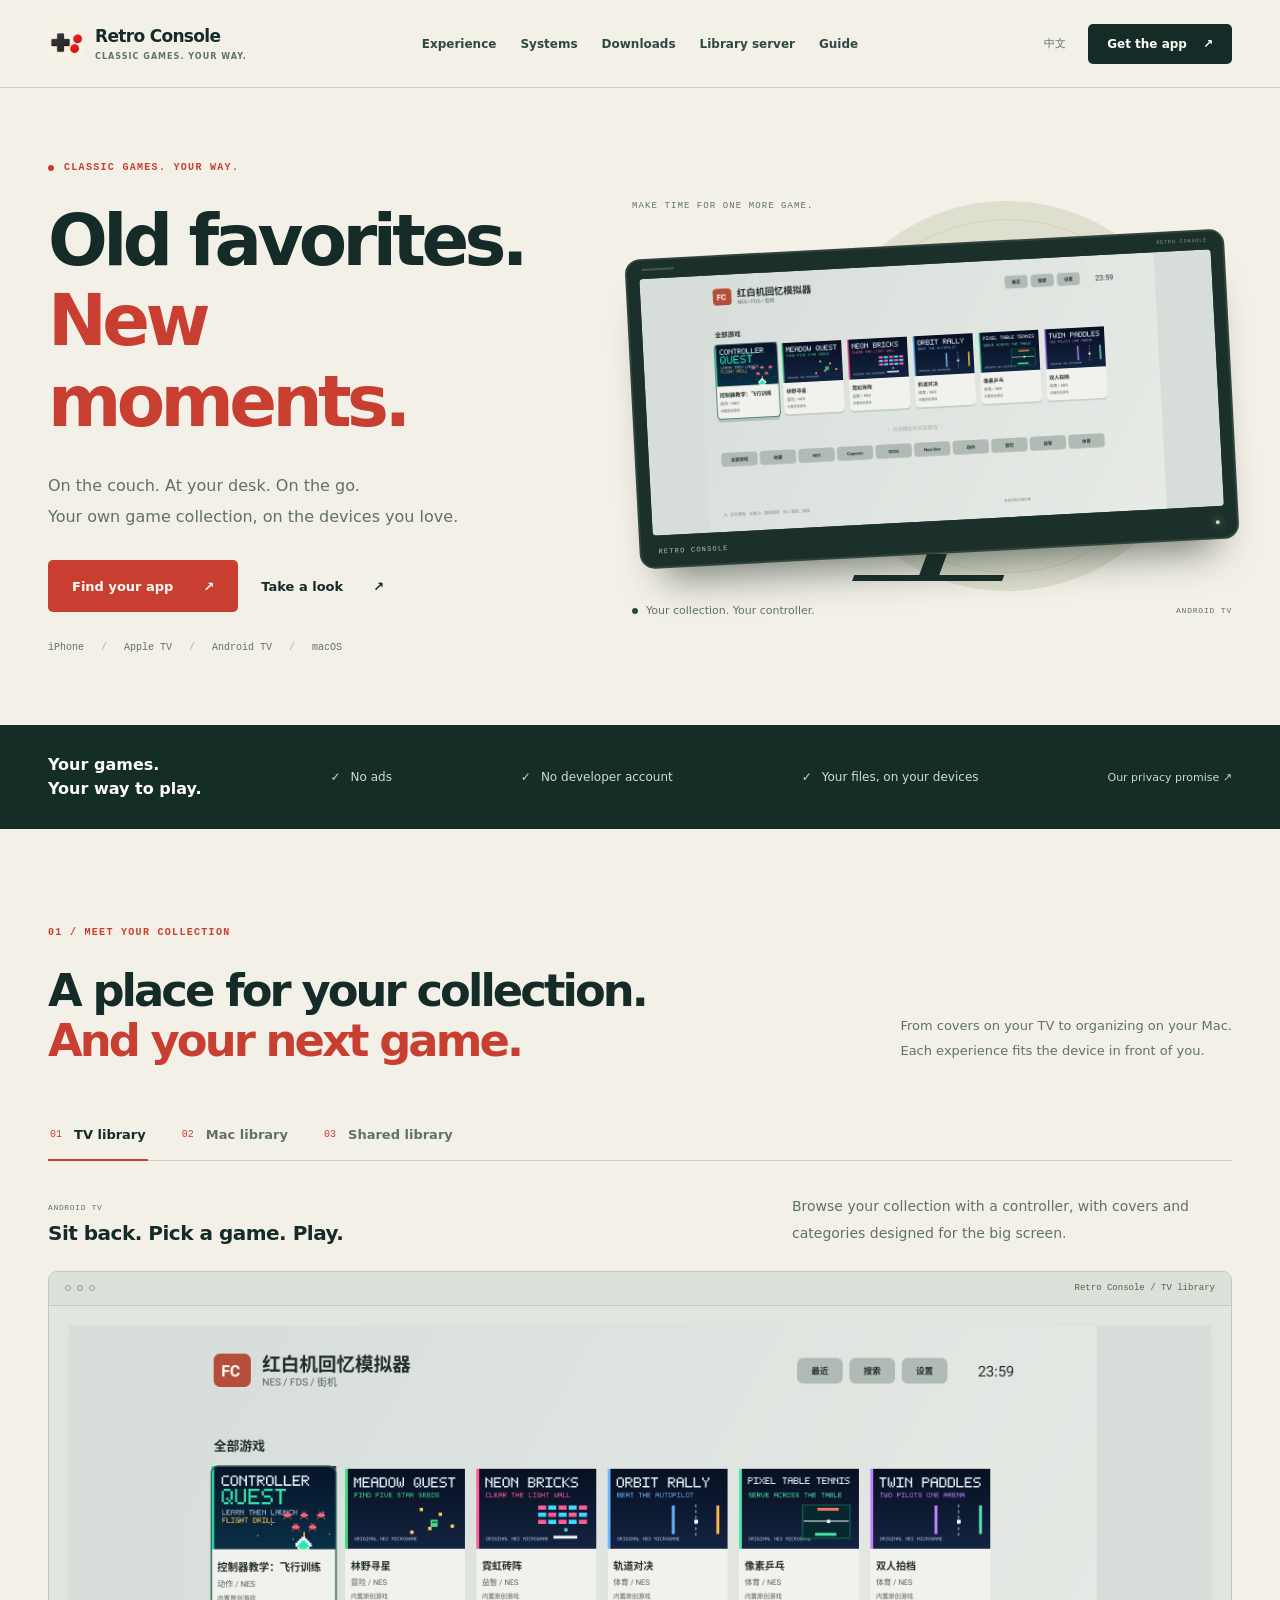
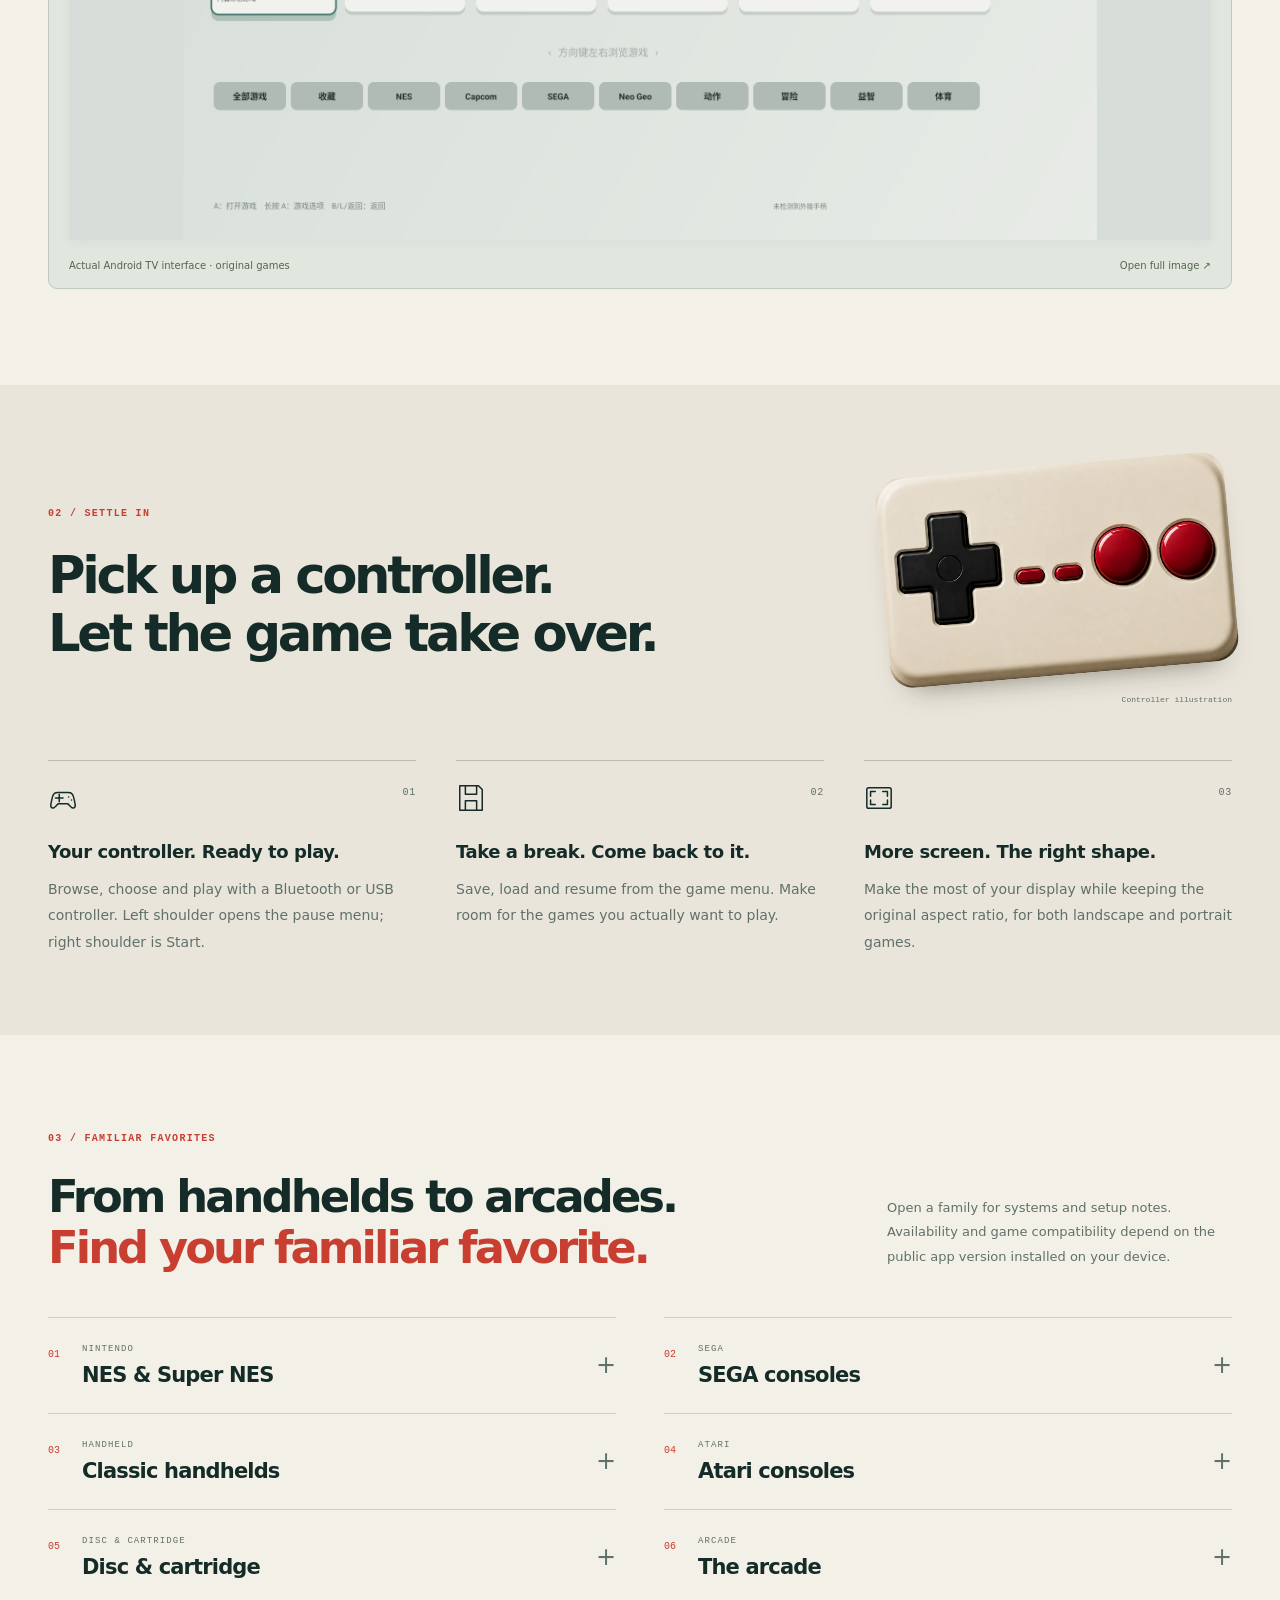
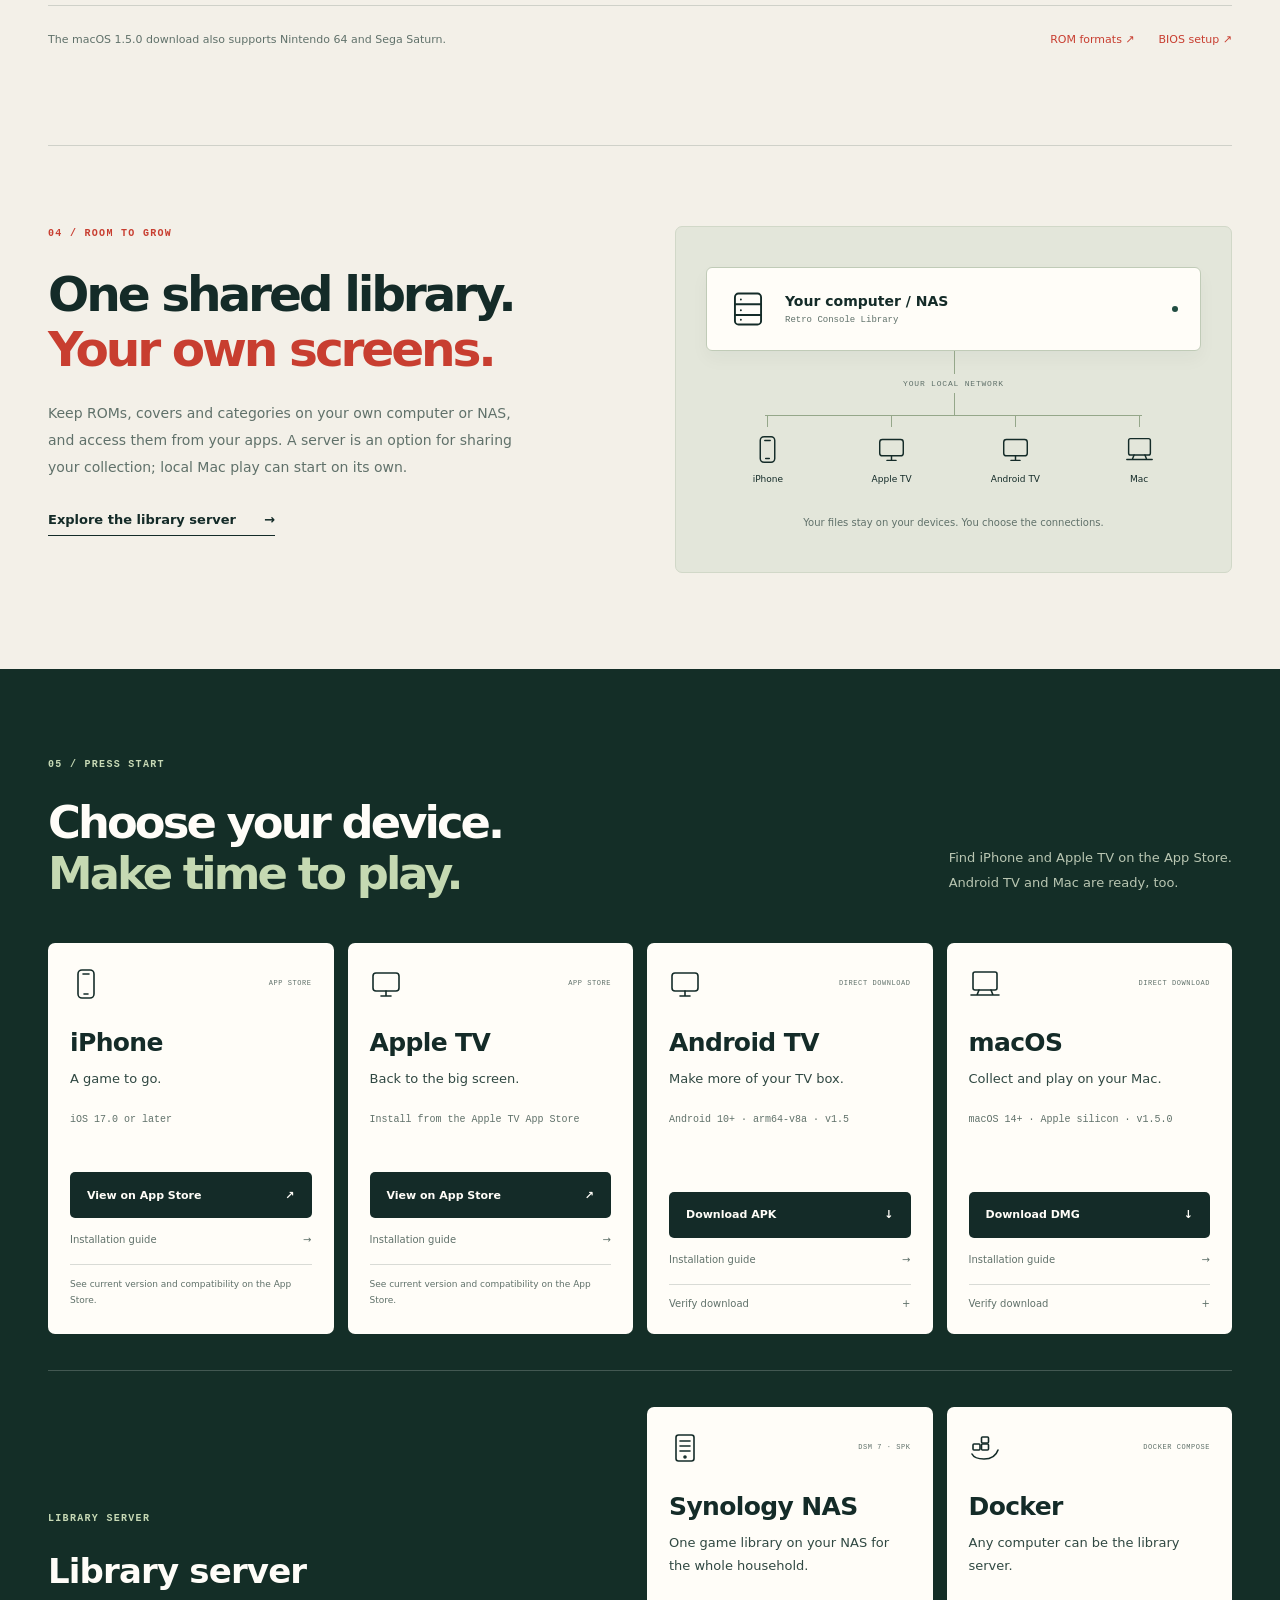
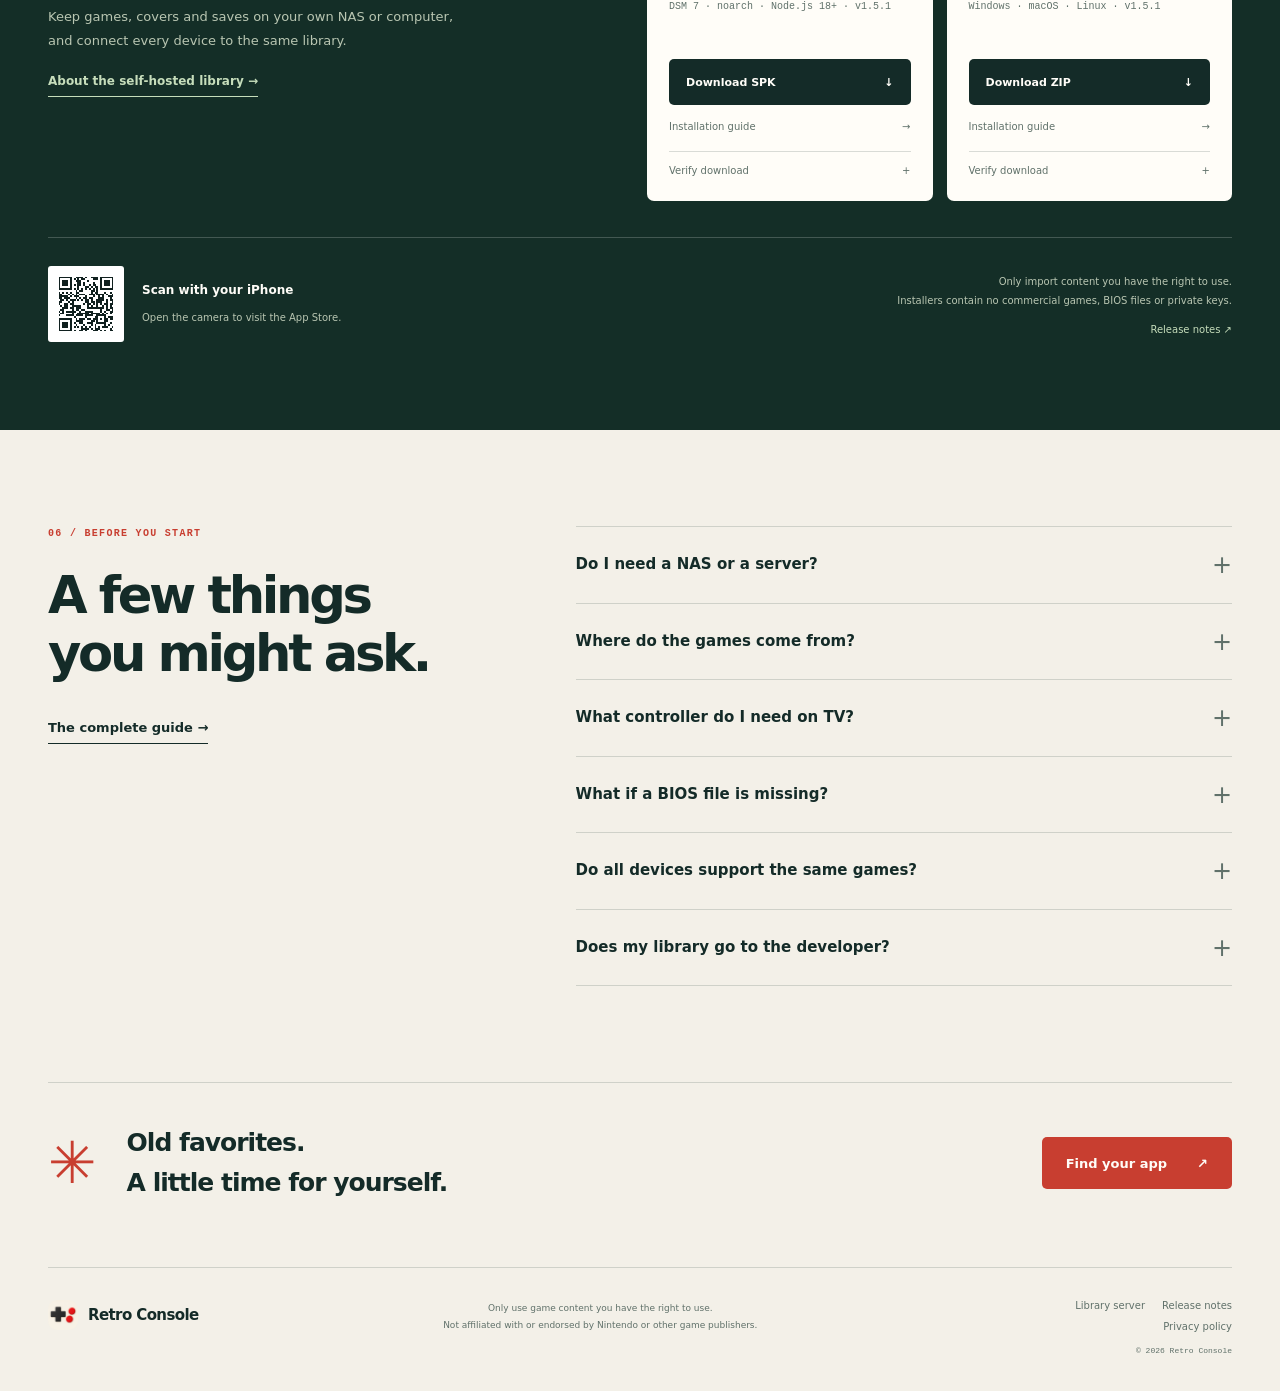
<file: index.html>
<!doctype html>
<html lang="zh-CN">
<head>
  <meta charset="utf-8">
<meta name="viewport" content="width=device-width, initial-scale=1">
<meta name="theme-color" content="#f3f0e8">
  <title>Retro Console — 经典游戏，随处开局。</title>
  <meta name="description" content="在 iPhone、Apple TV、Android TV 与 Mac 上打开自己的经典游戏收藏。下载客户端，或用电脑与 NAS 建立共享资料库。">
<meta property="og:title" content="Retro Console">
<meta property="og:description" content="在 iPhone、Apple TV、Android TV 与 Mac 上打开自己的经典游戏收藏。下载客户端，或用电脑与 NAS 建立共享资料库。">
<meta property="og:type" content="website">
<meta property="og:url" content="https://getretroconsole.com/index.html">
<meta property="og:image" content="https://getretroconsole.com/assets/android-library.png">
  <link rel="canonical" href="https://getretroconsole.com/index.html">
<link rel="alternate" hreflang="zh-Hans" href="https://getretroconsole.com/index.html">
<link rel="alternate" hreflang="en" href="https://getretroconsole.com/en/index.html">
<link rel="alternate" hreflang="x-default" href="https://getretroconsole.com/index.html">
  <link rel="icon" type="image/png" sizes="32x32" href="assets/favicon-32.png">
<link rel="apple-touch-icon" sizes="180x180" href="assets/apple-touch-icon.png">
  <script src="language.js?v=7c945b831b"></script>
<link rel="stylesheet" href="styles.css?v=ae82582086">
<script src="script.js?v=56313321a7" defer></script>
</head>
<body class="home-page" id="top">
<a class="skip-link" href="#main">跳到正文</a>
    <header class="site-header" data-header>
      <a class="brand" href="#top" aria-label="Retro Console 首页"><img class="brand-icon" src="assets/site-icon-128.png" width="128" height="128" alt="" decoding="async"><span>Retro Console<span class="brand-subtitle">经典游戏 · 自在开局</span></span></a>
      <nav id="site-nav" aria-label="主导航"><a href="#experience">产品体验</a><a href="#systems">支持系统</a><a href="#download">下载</a><a href="server.html">自建资料库</a><a href="install.html">使用指南</a>
</nav>
      <div class="header-actions"><a class="language-switch" data-language="en" href="en/index.html" lang="en" aria-label="Switch to English">EN</a><a class="header-cta" href="#download">立即下载 <span aria-hidden="true">↗</span></a><button class="nav-toggle" type="button" aria-controls="site-nav" aria-expanded="false" aria-label="打开导航" data-nav-toggle><span></span><span></span></button>
</div>
    </header>
<main id="main">
  <section class="home-hero section-shell" aria-labelledby="hero-title">
    <div class="home-hero-copy">
<p class="eyebrow"><span></span> CLASSIC GAMES. YOUR WAY.</p>
<h1 id="hero-title">经典游戏，<br><em>随处开局。</em>
</h1>
<p class="hero-intro">在沙发上，在书桌前，也在口袋里。<br>用熟悉的设备，打开自己的游戏收藏。</p>
<div class="hero-actions"><a class="button button-primary" href="#download" >选择设备下载<span aria-hidden="true">↗</span></a><a class="button button-text" href="#experience" >看看怎么玩<span aria-hidden="true">↗</span></a>
</div>
<div class="hero-platforms"><span>iPhone</span><span>Apple TV</span><span>Android TV</span><span>macOS</span>
</div>
</div>
    <div class="home-hero-art"><span class="hero-art-label">把下一局，留给自己。</span>
<div class="hero-disc" aria-hidden="true">
</div>
<div class="hero-television">
<div class="television-top"><span aria-hidden="true"></span><span>RETRO CONSOLE</span>
</div><img src="assets/android-library.png" alt="Retro Console Android TV 实际资料库界面，展示项目原创游戏" width="2400" height="1080" fetchpriority="high" decoding="async">
<div class="television-bottom"><span>RETRO CONSOLE</span><i aria-hidden="true"></i>
</div>
</div>
<div class="tv-foot" aria-hidden="true">
</div>
<div class="hero-art-footer"><span class="live-dot"></span><span>自己的收藏，熟悉的手感。</span><span class="hero-screen-source">ANDROID TV</span>
</div>
</div>
  </section>
  <div class="intro-band">
<div class="section-shell intro-band-inner">
<p>游戏属于你，<br>怎么玩也由你。</p><span>无广告</span><span>无需开发者账号</span><span>资料留在自己的设备</span><a href="privacy.html">了解隐私 ↗</a>
</div>
</div>
  <section class="showroom section-shell" id="experience" aria-labelledby="experience-title" data-showcase>
    <div class="section-heading">
<div>
<p class="eyebrow">01 / 打开你的收藏</p>
<h2 id="experience-title">好好收藏。<br><em>痛快开玩。</em>
</h2>
</div>
<p>从电视上的封面，到 Mac 上的整理。<br>每个界面，都为手里的设备而设计。</p>
</div>
    <div class="showcase-tabs" role="tablist" aria-label="查看不同产品界面"><button type="button" role="tab" id="tab-tv" aria-controls="panel-tv" aria-selected="true" data-showcase-tab><span class="tab-number">01</span>电视资料库</button><button type="button" role="tab" id="tab-mac" aria-controls="panel-mac" aria-selected="false" data-showcase-tab><span class="tab-number">02</span>Mac 本地管理</button><button type="button" role="tab" id="tab-server" aria-controls="panel-server" aria-selected="false" data-showcase-tab><span class="tab-number">03</span>共享资料库</button>
</div>
<div class="showcase-panel" id="panel-tv" role="tabpanel" aria-labelledby="tab-tv" data-showcase-panel>
    <div class="showcase-caption">
<div><span class="micro-label">ANDROID TV</span>
<h3>坐下来，选一款，就开玩。</h3>
</div>
<p>为电视距离设计的封面与分类，用手柄浏览自己的游戏收藏。</p>
</div>
    <figure class="showcase-figure">
<div class="window-bar" aria-hidden="true"><i></i><i></i><i></i><span>Retro Console / 电视资料库</span>
</div><a href="assets/android-library.png" target="_blank" rel="noopener" aria-label="打开 电视资料库 原图"><img src="assets/android-library.png" alt="Android TV 资料库：最近游戏、分类和项目原创游戏封面" width="2400" height="1080" loading="lazy" decoding="async"></a>
<figcaption>真实 Android TV 界面 · 项目原创游戏<span>点击查看原图 ↗</span>
</figcaption>
</figure>
</div>
<div class="showcase-panel" id="panel-mac" role="tabpanel" aria-labelledby="tab-mac" data-showcase-panel>
    <div class="showcase-caption">
<div><span class="micro-label">MACOS</span>
<h3>整理收藏，也是一种乐趣。</h3>
</div>
<p>在 Mac 上导入本地 ROM、编辑资料和整理封面；只在 Mac 上使用，无需先搭服务器。</p>
</div>
    <figure class="showcase-figure">
<div class="window-bar" aria-hidden="true"><i></i><i></i><i></i><span>Retro Console / Mac 本地管理</span>
</div><a href="assets/install-macos-zh.png" target="_blank" rel="noopener" aria-label="打开 Mac 本地管理 原图"><img src="assets/install-macos-zh.png" alt="macOS ROM 管理界面，显示导入、搜索、编辑与收藏" width="2640" height="1100" loading="lazy" decoding="async"></a>
<figcaption>真实 macOS 管理界面 · 示例资料<span>点击查看原图 ↗</span>
</figcaption>
</figure>
</div>
<div class="showcase-panel" id="panel-server" role="tabpanel" aria-labelledby="tab-server" data-showcase-panel>
    <div class="showcase-caption">
<div><span class="micro-label">LIBRARY SERVER</span>
<h3>集中整理，在自己的设备上打开。</h3>
</div>
<p>用电脑或 NAS 管理共享资料库，再连接自己的客户端。已有资料库，就直接添加来源。</p>
</div>
    <figure class="showcase-figure">
<div class="window-bar" aria-hidden="true"><i></i><i></i><i></i><span>Retro Console / 共享资料库</span>
</div><a href="assets/server-library.png" target="_blank" rel="noopener" aria-label="打开 共享资料库 原图"><img src="assets/server-library.png" alt="资料库服务器网页，显示上传入口与游戏管理" width="2340" height="1328" loading="lazy" decoding="async"></a>
<figcaption>真实服务器管理界面 · 示例资料<span>点击查看原图 ↗</span>
</figcaption>
</figure>
</div>
  </section>
  <section class="play-feel" aria-labelledby="feel-title">
<div class="section-shell">
<div class="feel-heading">
<div>
<p class="eyebrow">02 / 舒服地玩</p>
<h2 id="feel-title">拿起手柄。<br>剩下的，交给游戏。</h2>
</div>
<figure><img src="assets/site-controller-1280.webp" alt="米白色复古手柄示意图，黑色方向键与红色动作键" width="1280" height="768" loading="lazy" decoding="async">
<figcaption>手柄示意图</figcaption>
</figure>
</div>
<div class="benefits">
<article class="benefit"><svg viewBox="0 0 32 32" fill="none" stroke="currentColor" stroke-width="1.6" stroke-linecap="round" stroke-linejoin="round" aria-hidden="true"><path d="M10 10h12c4 0 5 3 6 8l1 5c.5 4-3 5-5 2l-3-3H11l-3 3c-2 3-5.5 2-5-2l1-5c1-5 2-8 6-8Z"/><path d="M8 16h8m-4-4v8M22 15h.01M25 18h.01"/></svg><span class="micro-label">01</span>
<h3>手柄在手，操作顺手。</h3>
<p>用蓝牙或 USB 手柄浏览、选择与游玩。左肩打开暂停菜单，右肩开始游戏。</p>
</article>
<article class="benefit"><svg viewBox="0 0 32 32" fill="none" stroke="currentColor" stroke-width="1.6" stroke-linecap="round" stroke-linejoin="round" aria-hidden="true"><path d="M5 3h19l4 4v22H4V3Z"/><path d="M10 3v9h12V3M10 29V19h12v10"/></svg><span class="micro-label">02</span>
<h3>歇一会儿，待会儿继续。</h3>
<p>在游戏菜单里存档、读档与继续，把时间留给真正想玩的那一局。</p>
</article>
<article class="benefit"><svg viewBox="0 0 32 32" fill="none" stroke="currentColor" stroke-width="1.6" stroke-linecap="round" stroke-linejoin="round" aria-hidden="true"><rect x="3" y="5" width="26" height="22" rx="2"/><path d="M7 14V9h5m8 0h5v5M7 18v5h5m8 0h5v-5"/></svg><span class="micro-label">03</span>
<h3>画面舒展，比例依旧。</h3>
<p>按游戏原始比例利用可用画面，横版与竖版各得其所，熟悉的像素不走样。</p>
</article>
</div>
</div>
</section>
  <section class="home-systems section-shell" id="systems" aria-labelledby="systems-title">
<div class="section-heading">
<div>
<p class="eyebrow">03 / 那些熟悉的主机</p>
<h2 id="systems-title">从掌机，到街机。<br><em>总有你熟悉的那一台。</em>
</h2>
</div>
<p>展开查看主机与准备事项。具体系统范围和游戏兼容性，以你安装的客户端公开版本为准。</p>
</div>
<div class="systems-list">
<details class="system-item">
<summary><span class="system-number">01</span><span><small>NINTENDO</small><strong>红白机与超任</strong></span><span class="detail-plus" aria-hidden="true">+</span>
</summary>
<div class="system-detail">
<p>NES / Famicom · FDS<br>SNES / Super Famicom</p><small>FDS 磁碟游戏需另备 BIOS。</small><a href="install.html#rom-formats">格式与准备方法 ↗</a>
</div>
</details>
<details class="system-item">
<summary><span class="system-number">02</span><span><small>SEGA</small><strong>世嘉游戏机</strong></span><span class="detail-plus" aria-hidden="true">+</span>
</summary>
<div class="system-detail">
<p>Mega Drive / Genesis · Mega CD / Sega CD<br>32X · Master System · Game Gear · SG-1000</p><small>Mega CD、32X 需对应 BIOS。</small><a href="install.html#rom-formats">格式与准备方法 ↗</a>
</div>
</details>
<details class="system-item">
<summary><span class="system-number">03</span><span><small>HANDHELD</small><strong>经典掌机</strong></span><span class="detail-plus" aria-hidden="true">+</span>
</summary>
<div class="system-detail">
<p>Game Boy · Game Boy Color · Game Boy Advance<br>WonderSwan / Color · Neo Geo Pocket / Color</p><small>部分机型需另备 BIOS。</small><a href="install.html#rom-formats">格式与准备方法 ↗</a>
</div>
</details>
<details class="system-item">
<summary><span class="system-number">04</span><span><small>ATARI</small><strong>Atari 游戏机</strong></span><span class="detail-plus" aria-hidden="true">+</span>
</summary>
<div class="system-detail">
<p>Atari 2600 · Atari 5200 · Atari 7800</p><small>5200、7800 需对应 BIOS。</small><a href="install.html#rom-formats">格式与准备方法 ↗</a>
</div>
</details>
<details class="system-item">
<summary><span class="system-number">05</span><span><small>DISC & CARTRIDGE</small><strong>光盘与卡带</strong></span><span class="detail-plus" aria-hidden="true">+</span>
</summary>
<div class="system-detail">
<p>PlayStation (PS1)<br>PC Engine / TurboGrafx-16 · PC Engine CD</p><small>PS1、PC Engine CD 需 BIOS / System Card。</small><a href="install.html#rom-formats">格式与准备方法 ↗</a>
</div>
</details>
<details class="system-item">
<summary><span class="system-number">06</span><span><small>ARCADE</small><strong>熟悉的街机厅</strong></span><span class="detail-plus" aria-hidden="true">+</span>
</summary>
<div class="system-detail">
<p>Neo Geo · Capcom · SEGA · Konami · Taito<br>IGS PGM</p><small>需匹配的完整 ROM 集，按游戏准备 BIOS / Key。</small><a href="install.html#rom-formats">格式与准备方法 ↗</a>
</div>
</details>
</div>
<div class="systems-footnote">
<p>macOS 1.5.0 下载版另支持 Nintendo 64 与世嘉土星（Sega Saturn）。</p>
<div><a href="install.html#rom-formats">ROM 格式说明 ↗</a><a href="install.html#bios">BIOS 准备方法 ↗</a>
</div>
</div>
</section>
  <section class="shared-library section-shell" aria-labelledby="library-title">
<div class="shared-copy">
<p class="eyebrow">04 / 想一起整理？</p>
<h2 id="library-title">一个资料库。<br><em>自己的每一块屏幕。</em>
</h2>
<p>把 ROM、封面与分类整理在自己的电脑或 NAS，再用客户端访问。服务器是共享收藏的一种选择，Mac 本地游玩可以直接开始。</p><a class="text-link" href="server.html">了解自建资料库 <span aria-hidden="true">→</span></a>
</div>
<div class="library-diagram" role="img" aria-label="自己的电脑或 NAS 存放共享资料库，iPhone、Apple TV、Android TV 和 Mac 通过局域网连接">
<div class="diagram-source"><svg viewBox="0 0 32 32" fill="none" stroke="currentColor" stroke-width="1.6" stroke-linecap="round" stroke-linejoin="round" aria-hidden="true"><rect x="5" y="3" width="22" height="26" rx="3"/><path d="M5 12h22M5 21h22M10 8h.01M10 17h.01M10 25h.01"/></svg>
<div><strong>自己的电脑 / NAS</strong><span>Retro Console Library</span>
</div><i class="live-dot" aria-hidden="true"></i>
</div>
<div class="diagram-connection"><span>你的局域网</span>
</div>
<div class="diagram-devices">
<div><svg viewBox="0 0 32 32" fill="none" stroke="currentColor" stroke-width="1.6" stroke-linecap="round" stroke-linejoin="round" aria-hidden="true"><rect x="8" y="2" width="16" height="28" rx="4"/><path d="M13 6h6M14 26h4"/></svg><span>iPhone</span>
</div>
<div><svg viewBox="0 0 32 32" fill="none" stroke="currentColor" stroke-width="1.6" stroke-linecap="round" stroke-linejoin="round" aria-hidden="true"><rect x="3" y="5" width="26" height="18" rx="3"/><path d="M11 28h10M16 23v5"/></svg><span>Apple TV</span>
</div>
<div><svg viewBox="0 0 32 32" fill="none" stroke="currentColor" stroke-width="1.6" stroke-linecap="round" stroke-linejoin="round" aria-hidden="true"><rect x="3" y="5" width="26" height="18" rx="3"/><path d="M11 28h10M16 23v5"/></svg><span>Android TV</span>
</div>
<div><svg viewBox="0 0 32 32" fill="none" stroke="currentColor" stroke-width="1.6" stroke-linecap="round" stroke-linejoin="round" aria-hidden="true"><rect x="4" y="4" width="24" height="18" rx="2"/><path d="M2 27h28M10 22l-2 5m14-5 2 5"/></svg><span>Mac</span>
</div>
</div>
<p>文件在自己的设备，连接由自己决定。</p>
</div>
</section>
  <section class="home-download" id="download" aria-labelledby="download-title">
<div class="section-shell">
<div class="section-heading">
<div>
<p class="eyebrow">05 / PRESS START</p>
<h2 id="download-title">选好设备。<br><em>下一局，现在开始。</em>
</h2>
</div>
<p>iPhone 与 Apple TV 从 App Store 安装。<br>Android TV 与 Mac，也准备好了。</p>
</div>
<div class="app-grid">
<article class="app-card" id="download-ios">
<div class="app-card-top"><span class="device-icon"><svg viewBox="0 0 32 32" fill="none" stroke="currentColor" stroke-width="1.6" stroke-linecap="round" stroke-linejoin="round" aria-hidden="true"><rect x="8" y="2" width="16" height="28" rx="4"/><path d="M13 6h6M14 26h4"/></svg></span><span class="micro-label">APP STORE</span>
</div>
<h3>iPhone</h3>
<p class="app-description">口袋里，也能开一局。</p>
<p class="app-requirements">iOS 17.0 或更高版本</p><a class="button button-dark" href="https://apps.apple.com/app/id6806745032" target="_blank" rel="noopener">前往 App Store<span aria-hidden="true">↗</span></a><a class="app-guide" href="install.html#clients">安装与使用指南 <span aria-hidden="true">→</span></a>
<p class="download-store-note">在 App Store 查看兼容设备与当前版本。</p>
</article>
<article class="app-card" id="download-appletv">
<div class="app-card-top"><span class="device-icon"><svg viewBox="0 0 32 32" fill="none" stroke="currentColor" stroke-width="1.6" stroke-linecap="round" stroke-linejoin="round" aria-hidden="true"><rect x="3" y="5" width="26" height="18" rx="3"/><path d="M11 28h10M16 23v5"/></svg></span><span class="micro-label">APP STORE</span>
</div>
<h3>Apple TV</h3>
<p class="app-description">回到沙发，打开大屏。</p>
<p class="app-requirements">通过 Apple TV App Store 安装</p><a class="button button-dark" href="https://apps.apple.com/app/id6806745032" target="_blank" rel="noopener">前往 App Store<span aria-hidden="true">↗</span></a><a class="app-guide" href="install.html#clients">安装与使用指南 <span aria-hidden="true">→</span></a>
<p class="download-store-note">在 App Store 查看兼容设备与当前版本。</p>
</article>
<article class="app-card" id="download-android">
<div class="app-card-top"><span class="device-icon"><svg viewBox="0 0 32 32" fill="none" stroke="currentColor" stroke-width="1.6" stroke-linecap="round" stroke-linejoin="round" aria-hidden="true"><rect x="3" y="5" width="26" height="18" rx="3"/><path d="M11 28h10M16 23v5"/></svg></span><span class="micro-label">DIRECT DOWNLOAD</span>
</div>
<h3>Android TV</h3>
<p class="app-description">给电视盒子添一份乐趣。</p>
<p class="app-requirements">Android 10+ · arm64-v8a · v1.5</p><a class="button button-dark" href="downloads/FCEmulator-AndroidTV-1.5-arm64-v8a.apk" download>下载 APK<span aria-hidden="true">↓</span></a><a class="app-guide" href="install.html#clients">安装与使用指南 <span aria-hidden="true">→</span></a>
<details class="download-integrity">
<summary>文件校验<span aria-hidden="true">+</span>
</summary>
<div><span class="micro-label">SHA-256</span><code id="sha-android">0d13447eb4d6cd1fd2a7dafd75a3038c4938079c0d1471288e7ef276b3d0c64b</code><button type="button" class="copy-button" data-copy="sha-android" data-copied-label="已复制" data-copy-error-label="请选中校验值复制">复制校验值</button>
</div>
</details>
</article>
<article class="app-card" id="download-macos">
<div class="app-card-top"><span class="device-icon"><svg viewBox="0 0 32 32" fill="none" stroke="currentColor" stroke-width="1.6" stroke-linecap="round" stroke-linejoin="round" aria-hidden="true"><rect x="4" y="4" width="24" height="18" rx="2"/><path d="M2 27h28M10 22l-2 5m14-5 2 5"/></svg></span><span class="micro-label">DIRECT DOWNLOAD</span>
</div>
<h3>macOS</h3>
<p class="app-description">在桌面，整理也游玩。</p>
<p class="app-requirements">macOS 14+ · Apple silicon · v1.5.0</p><a class="button button-dark" href="downloads/FCEmulator-macOS-1.5.0-8181d4f0.dmg" download>下载 DMG<span aria-hidden="true">↓</span></a><a class="app-guide" href="install.html#macos">安装与使用指南 <span aria-hidden="true">→</span></a>
<details class="download-integrity">
<summary>文件校验<span aria-hidden="true">+</span>
</summary>
<div><span class="micro-label">SHA-256</span><code id="sha-macos">8181d4f0ba00d3711068847b4e4832392de610dd695e19d79d659c07194e6142</code><button type="button" class="copy-button" data-copy="sha-macos" data-copied-label="已复制" data-copy-error-label="请选中校验值复制">复制校验值</button>
</div>
</details>
</article>
</div>
<div class="server-downloads" id="download-server">
<div class="server-downloads-heading">
<p class="eyebrow">LIBRARY SERVER</p>
<h3>资料库服务器</h3>
<p>把游戏、封面和存档放在自己的 NAS 或电脑上，所有设备连同一个资料库。</p><a class="text-link" href="server.html">了解自建资料库 →</a>
</div>
<article class="app-card" id="download-synology">
<div class="app-card-top"><span class="device-icon"><svg viewBox="0 0 32 32" fill="none" stroke="currentColor" stroke-width="1.6" stroke-linecap="round" stroke-linejoin="round" aria-hidden="true"><rect x="7" y="3" width="18" height="26" rx="2.5"/><path d="M11 9h10M11 14h10M11 19h10"/><circle cx="16" cy="25" r="1"/></svg></span><span class="micro-label">DSM 7 · SPK</span>
</div>
<h3>群晖 NAS</h3>
<p class="app-description">放在 NAS 上，全家共用一个游戏库。</p>
<p class="app-requirements">DSM 7 · noarch · Node.js 18+ · v1.5.1</p><a class="button button-dark" href="downloads/FCEmulatorLibrary-1.5.1-44b7225f.spk" download>下载 SPK<span aria-hidden="true">↓</span></a><a class="app-guide" href="install.html#synology">安装与使用指南 <span aria-hidden="true">→</span></a>
<details class="download-integrity">
<summary>文件校验<span aria-hidden="true">+</span>
</summary>
<div><span class="micro-label">SHA-256</span><code id="sha-synology">18f01ed7cf59ab95e7e4ea79da98df512f005b86605f413c5fbc56c5e8b8f501</code><button type="button" class="copy-button" data-copy="sha-synology" data-copied-label="已复制" data-copy-error-label="请选中校验值复制">复制校验值</button>
</div>
</details>
</article>
<article class="app-card" id="download-docker">
<div class="app-card-top"><span class="device-icon"><svg viewBox="0 0 32 32" fill="none" stroke="currentColor" stroke-width="1.6" stroke-linecap="round" stroke-linejoin="round" aria-hidden="true"><rect x="4" y="12" width="7" height="6" rx="1"/><rect x="12.5" y="12" width="7" height="6" rx="1"/><rect x="12.5" y="5" width="7" height="6" rx="1"/><path d="M3 22c2 4 7 5 12 5 7 0 12-3 14-9"/></svg></span><span class="micro-label">DOCKER COMPOSE</span>
</div>
<h3>Docker</h3>
<p class="app-description">普通电脑也能当资料库服务器。</p>
<p class="app-requirements">Windows · macOS · Linux · v1.5.1</p><a class="button button-dark" href="downloads/FCEmulatorLibrary-Docker-1.5.1-047d4b93.zip" download>下载 ZIP<span aria-hidden="true">↓</span></a><a class="app-guide" href="install.html#computer">安装与使用指南 <span aria-hidden="true">→</span></a>
<details class="download-integrity">
<summary>文件校验<span aria-hidden="true">+</span>
</summary>
<div><span class="micro-label">SHA-256</span><code id="sha-docker">09fbf9f6b8cdd11ac69dc5a7dd8ed263165b66c5041de94f85e994cb39f82b52</code><button type="button" class="copy-button" data-copy="sha-docker" data-copied-label="已复制" data-copy-error-label="请选中校验值复制">复制校验值</button>
</div>
</details>
</article>
</div>
<div class="download-bottom"><a class="qr-download" href="https://apps.apple.com/app/id6806745032" target="_blank" rel="noopener"><img src="assets/app-store-qr.svg" alt="扫描二维码，在 App Store 打开 Retro Console" width="96" height="96" loading="lazy"><span><strong>用 iPhone 扫码下载</strong><small>相机扫一扫，直接前往 App Store。</small></span></a>
<div>
<p>请只导入你有权使用的游戏内容。<br>安装包不包含商业游戏、BIOS 或私有密钥。</p><a href="changelog.html">查看版本更新 ↗</a>
</div>
</div>
</div>
</section>
  <section class="home-faq section-shell" aria-labelledby="faq-title">
<div>
<p class="eyebrow">06 / 开始之前</p>
<h2 id="faq-title">你可能<br>还想知道。</h2><a class="text-link" href="install.html">完整使用指南 →</a>
</div>
<div class="faq-list">
<details>
<summary>一定要有 NAS 或服务器吗？<span class="detail-plus" aria-hidden="true">+</span>
</summary>
<div>
<p>不一定。Mac 可以直接导入和管理本地 ROM，无需 Docker 或 NAS。想在多个设备上访问同一个游戏资料库时，再配置电脑或 NAS 服务器；各端使用方式请查看安装指南。</p><a href="install.html#macos">查看说明 ↗</a>
</div>
</details>
<details>
<summary>游戏从哪里来？<span class="detail-plus" aria-hidden="true">+</span>
</summary>
<div>
<p>你可以导入自己有权使用的游戏文件。客户端包含项目原创的手柄教学游戏；公开安装包不包含商业 ROM、BIOS 或私有密钥。</p><a href="install.html#rom-formats">查看说明 ↗</a>
</div>
</details>
<details>
<summary>电视上需要什么手柄？<span class="detail-plus" aria-hidden="true">+</span>
</summary>
<div>
<p>使用设备兼容的蓝牙或 USB 游戏手柄，先与电视或盒子完成连接，再进入游戏。安装后可用内置手柄教学游戏检查按键。</p><a href="install.html#clients">查看说明 ↗</a>
</div>
</details>
<details>
<summary>提示缺少 BIOS，怎么办？<span class="detail-plus" aria-hidden="true">+</span>
</summary>
<div>
<p>按提示确认机型与文件，再从你有权使用的来源准备对应 BIOS。普通 NES 卡带不需要 FDS BIOS；街机还可能需要母包或共享 BIOS。</p><a href="install.html#bios">查看说明 ↗</a>
</div>
</details>
<details>
<summary>不同设备支持的游戏都一样吗？<span class="detail-plus" aria-hidden="true">+</span>
</summary>
<div>
<p>不应把某一端的新增支持当作所有设备都已支持。系统范围和兼容性以各端公开版本为准；例如当前 macOS 1.5.0 下载版已加入 Nintendo 64 与世嘉土星。</p><a href="changelog.html">查看说明 ↗</a>
</div>
</details>
<details>
<summary>资料会上传给开发者吗？<span class="detail-plus" aria-hidden="true">+</span>
</summary>
<div>
<p>ROM、封面、存档、资料库地址与游玩记录不会发送给开发者。你配置远程资料库后，客户端直接连接你指定的服务器。</p><a href="privacy.html">查看说明 ↗</a>
</div>
</details>
</div>
</section>
  <section class="closing-note section-shell"><span class="closing-mark" aria-hidden="true">✳</span>
<p>熟悉的游戏，<br>留给现在的自己。</p><a class="button button-primary" href="#download">开始下一局<span aria-hidden="true">↗</span></a>
</section>
</main>
<footer class="site-footer section-shell"><a class="brand" href="#top"><img class="brand-icon" src="assets/site-icon-128.png" width="128" height="128" alt="" loading="lazy"><span>Retro Console</span></a>
<p>请仅使用你有权使用的游戏内容。<br>本站与任天堂及其他游戏发行商无隶属或背书关系。</p>
<div><a href="server.html">自建资料库</a><a href="changelog.html">版本更新</a><a href="privacy.html">隐私政策</a><span>© <span data-year></span> Retro Console</span>
</div>
</footer>
</body></html>
</file>
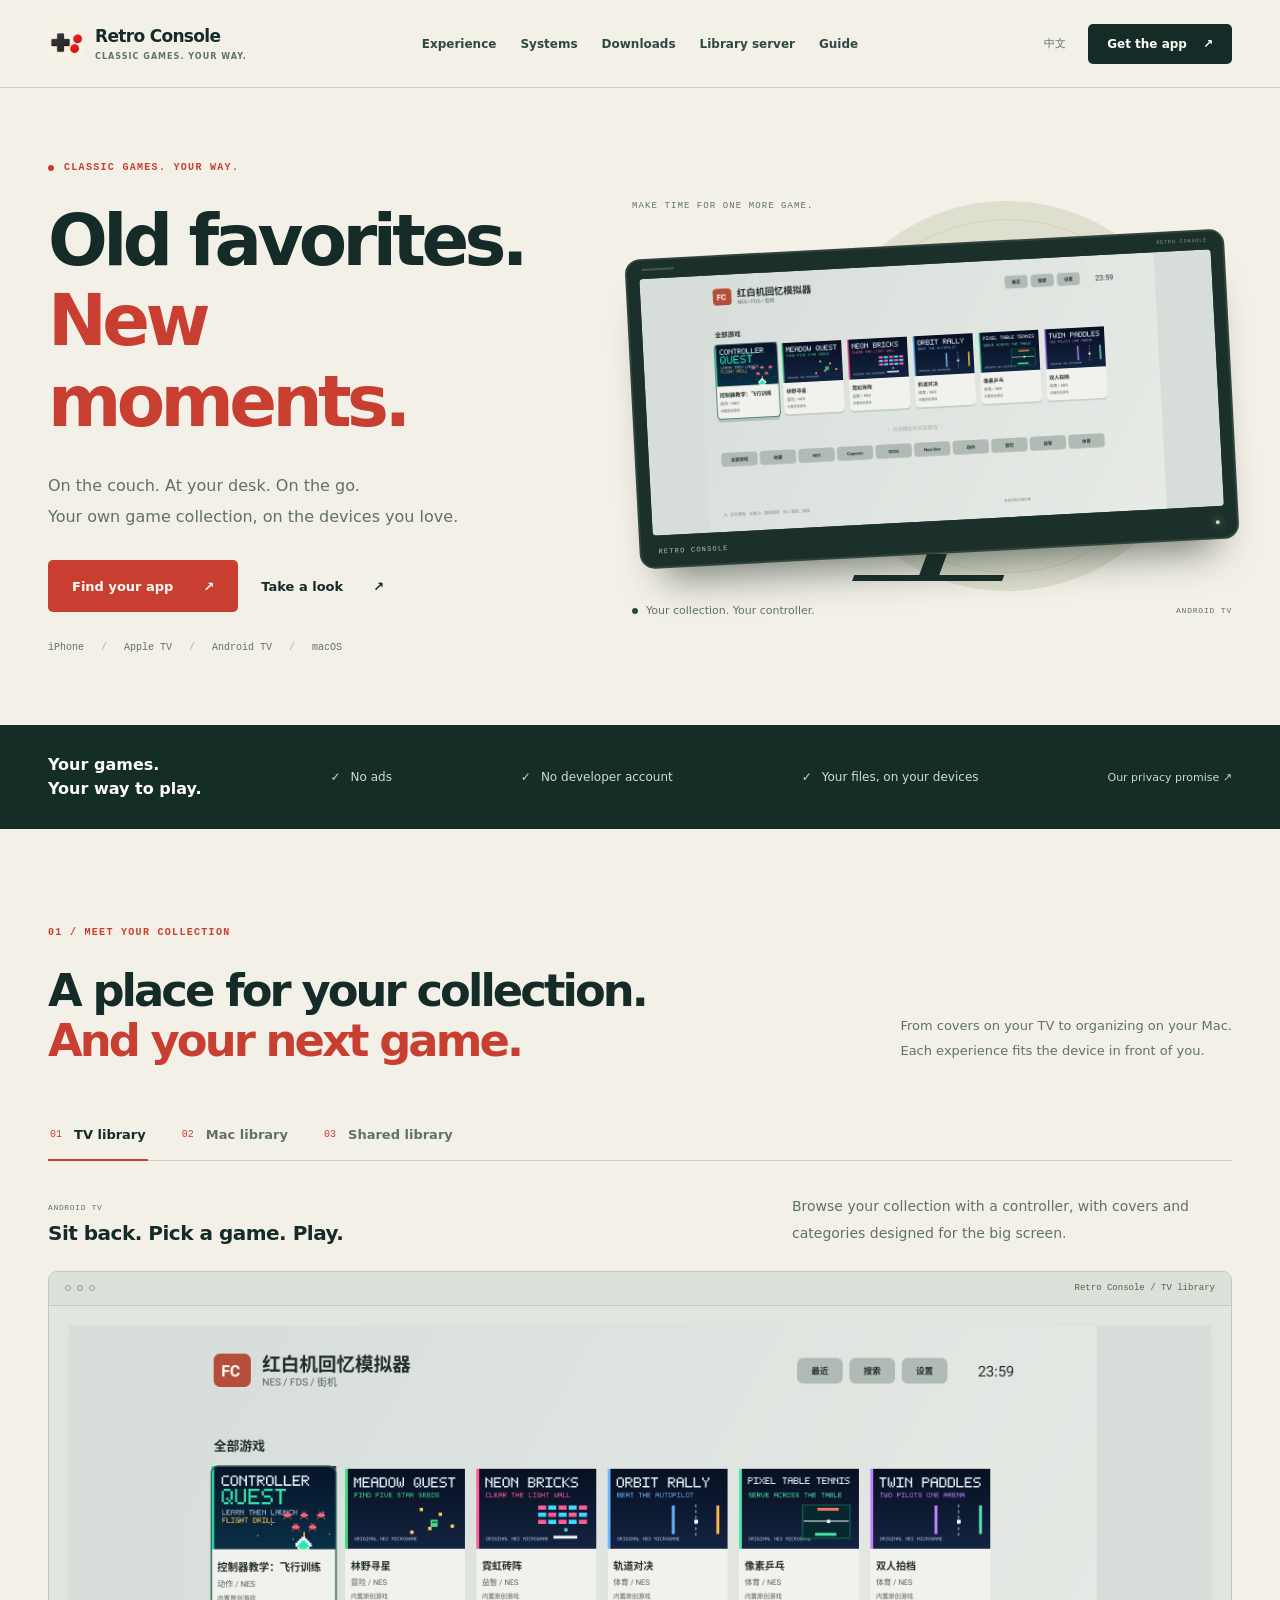
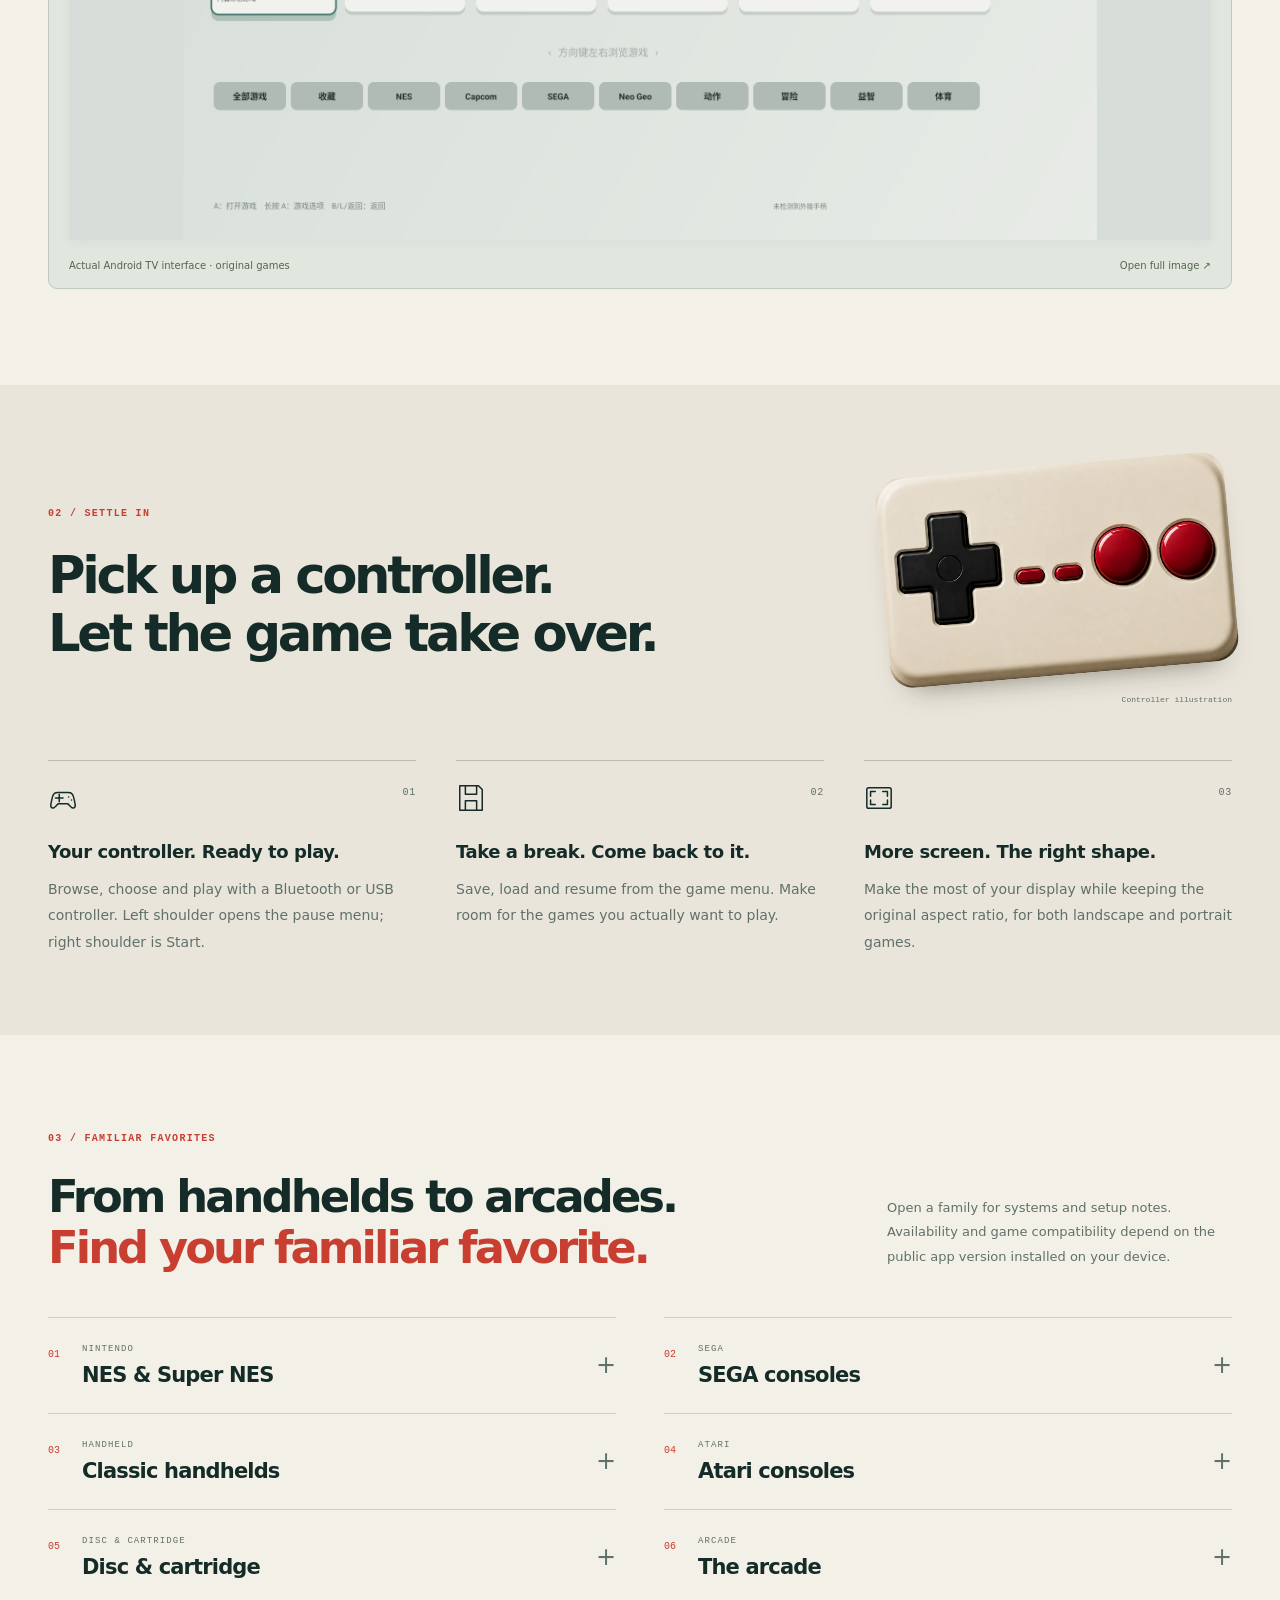
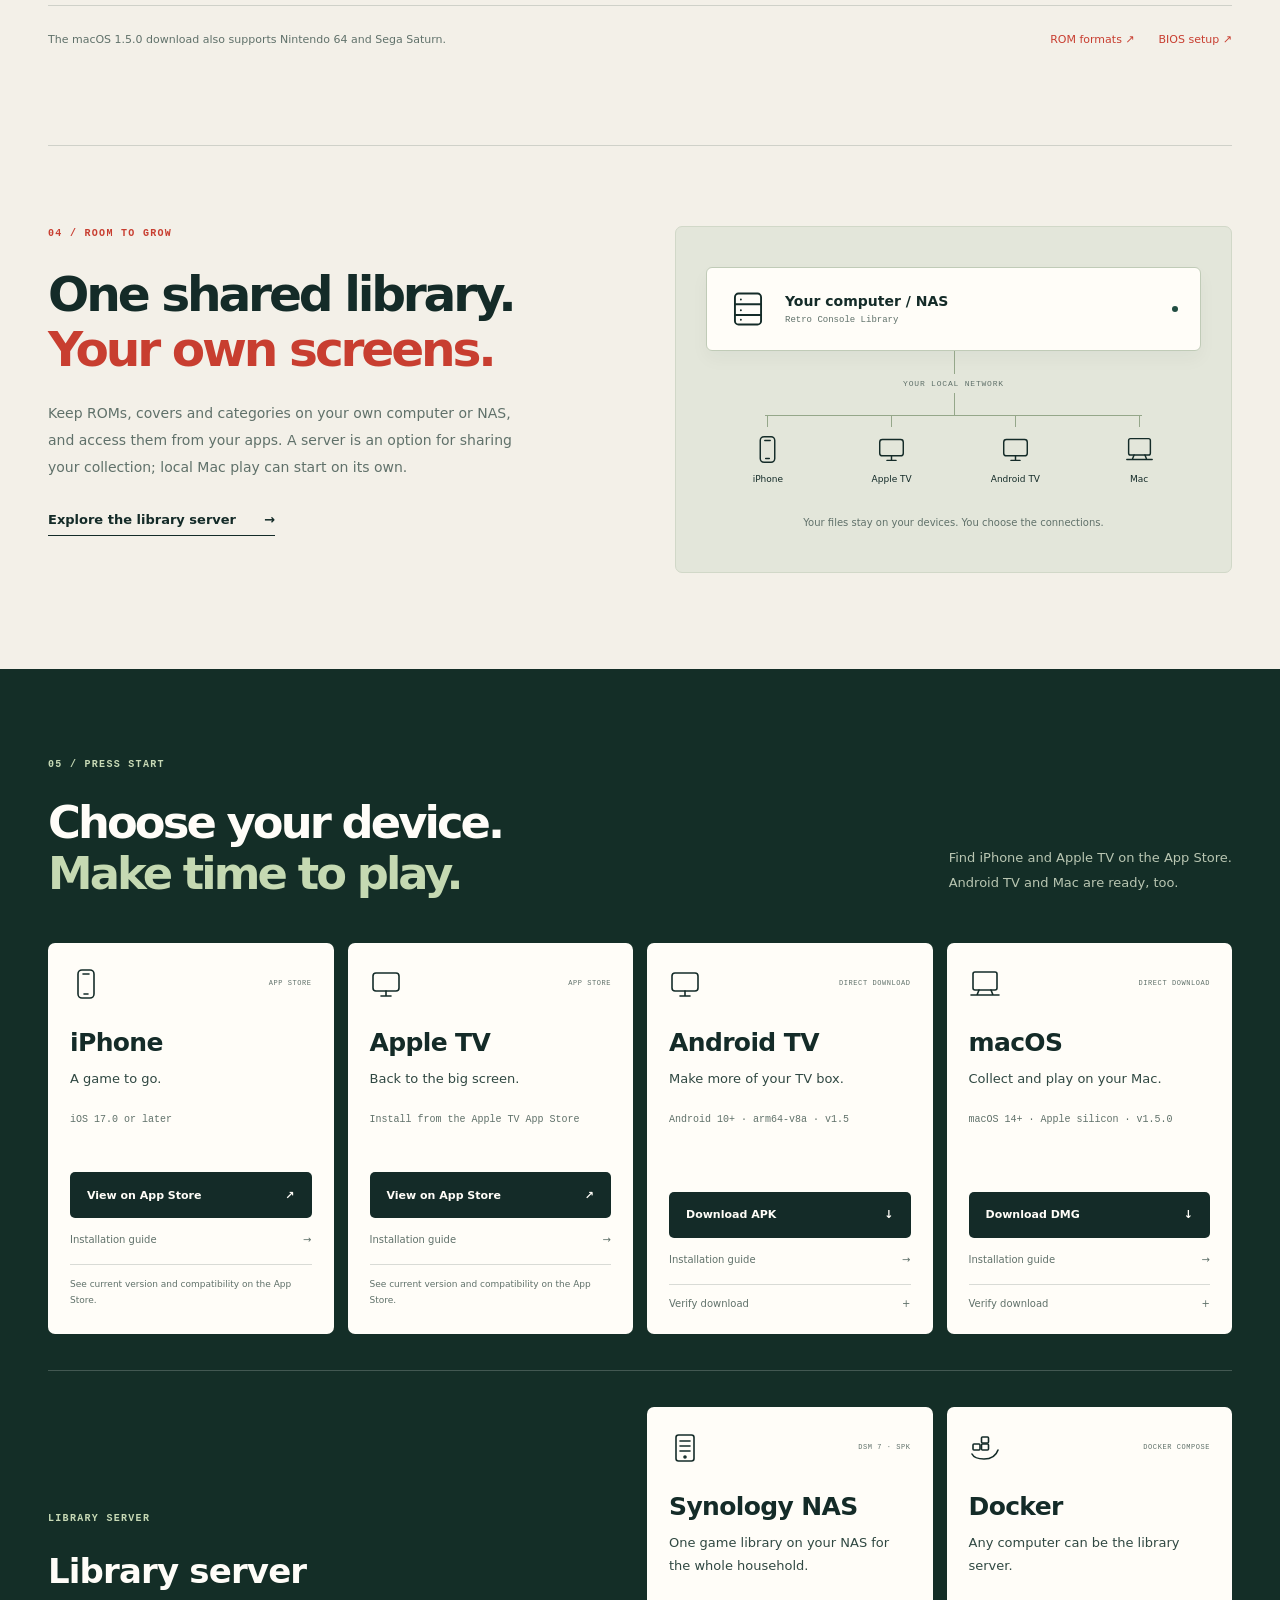
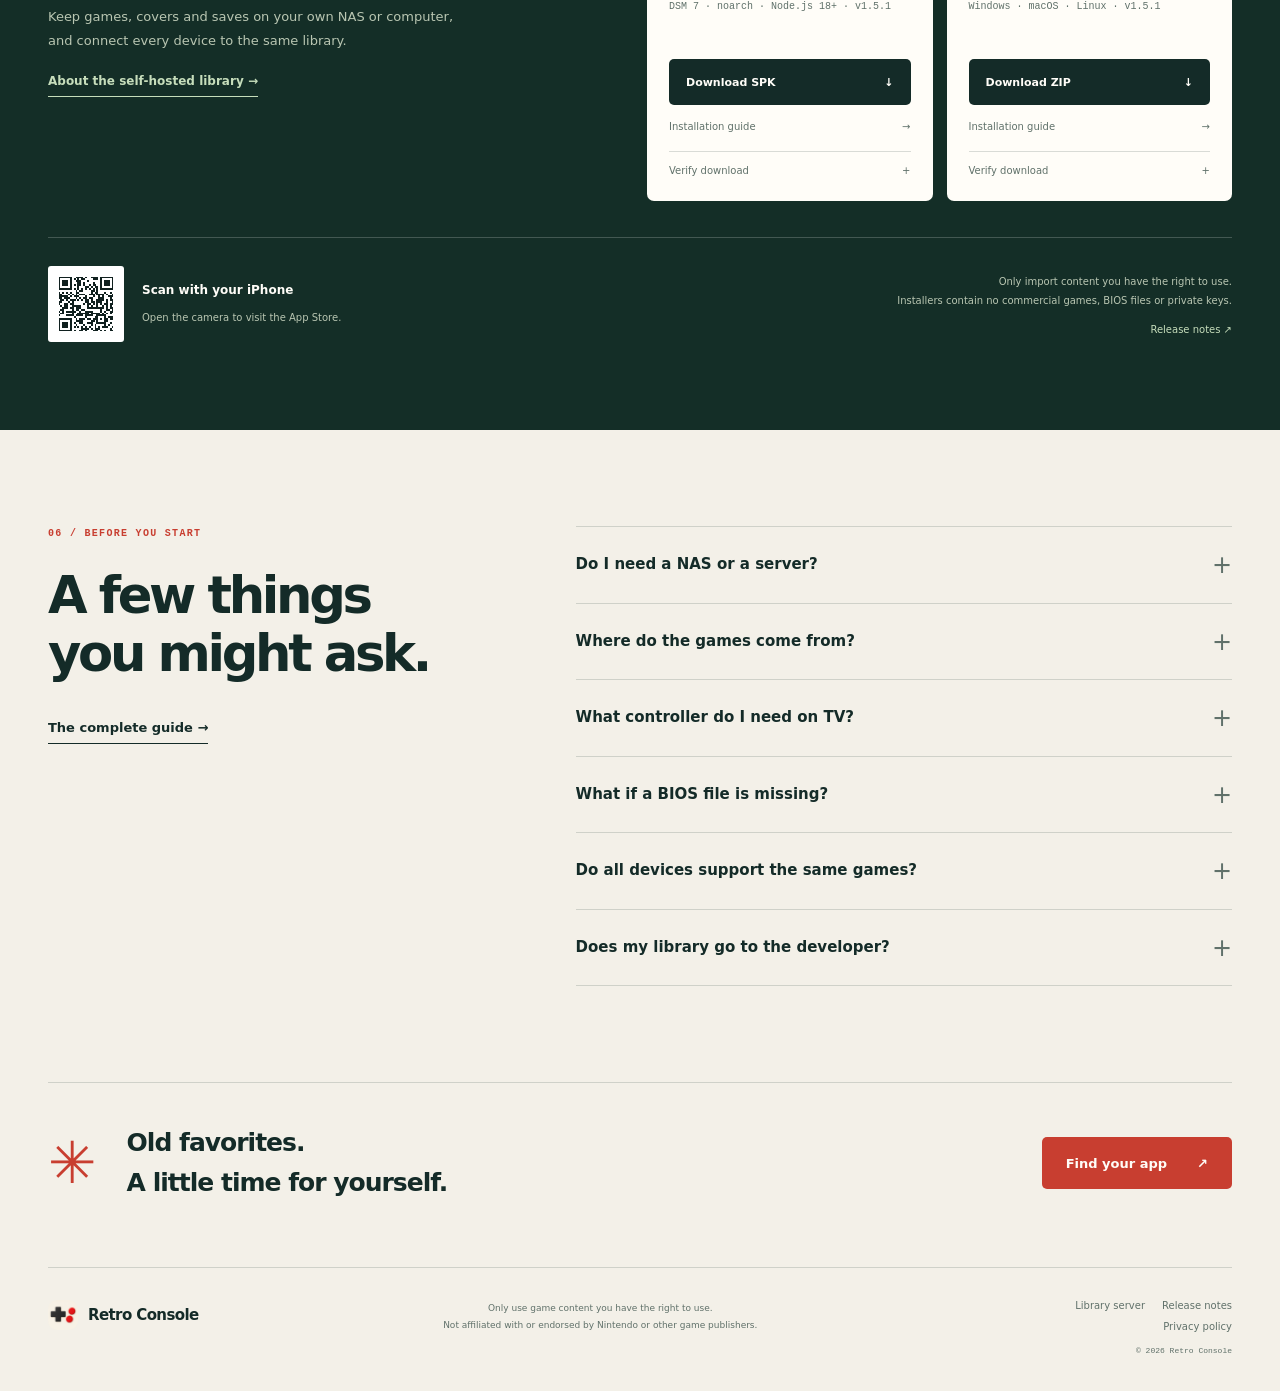
<file: en/index.html>
<!doctype html>
<html lang="en">
<head>
  <meta charset="utf-8">
<meta name="viewport" content="width=device-width, initial-scale=1">
<meta name="theme-color" content="#f3f0e8">
  <title>Retro Console — Classic games. Your way.</title>
  <meta name="description" content="Your classic game collection on iPhone, Apple TV, Android TV and Mac. Download the app, or share your library from your own computer or NAS.">
<meta property="og:title" content="Retro Console">
<meta property="og:description" content="Your classic game collection on iPhone, Apple TV, Android TV and Mac. Download the app, or share your library from your own computer or NAS.">
<meta property="og:type" content="website">
<meta property="og:url" content="https://getretroconsole.com/en/index.html">
<meta property="og:image" content="https://getretroconsole.com/assets/android-library.png">
  <link rel="canonical" href="https://getretroconsole.com/en/index.html">
<link rel="alternate" hreflang="zh-Hans" href="https://getretroconsole.com/index.html">
<link rel="alternate" hreflang="en" href="https://getretroconsole.com/en/index.html">
<link rel="alternate" hreflang="x-default" href="https://getretroconsole.com/index.html">
  <link rel="icon" type="image/png" sizes="32x32" href="../assets/favicon-32.png">
<link rel="apple-touch-icon" sizes="180x180" href="../assets/apple-touch-icon.png">
  <script src="../language.js?v=7c945b831b"></script>
<link rel="stylesheet" href="../styles.css?v=ae82582086">
<script src="../script.js?v=56313321a7" defer></script>
</head>
<body class="home-page" id="top">
<a class="skip-link" href="#main">Skip to content</a>
    <header class="site-header" data-header>
      <a class="brand" href="#top" aria-label="Retro Console home"><img class="brand-icon" src="../assets/site-icon-128.png" width="128" height="128" alt="" decoding="async"><span>Retro Console<span class="brand-subtitle">CLASSIC GAMES. YOUR WAY.</span></span></a>
      <nav id="site-nav" aria-label="Main navigation"><a href="#experience">Experience</a><a href="#systems">Systems</a><a href="#download">Downloads</a><a href="server.html">Library server</a><a href="install.html">Guide</a>
</nav>
      <div class="header-actions"><a class="language-switch" data-language="zh" href="../index.html?lang=zh" lang="zh-CN" aria-label="切换到中文">中文</a><a class="header-cta" href="#download">Get the app <span aria-hidden="true">↗</span></a><button class="nav-toggle" type="button" aria-controls="site-nav" aria-expanded="false" aria-label="Open navigation" data-nav-toggle><span></span><span></span></button>
</div>
    </header>
<main id="main">
  <section class="home-hero section-shell" aria-labelledby="hero-title">
    <div class="home-hero-copy">
<p class="eyebrow"><span></span> CLASSIC GAMES. YOUR WAY.</p>
<h1 id="hero-title">Old favorites.<br><em>New moments.</em>
</h1>
<p class="hero-intro">On the couch. At your desk. On the go.<br>Your own game collection, on the devices you love.</p>
<div class="hero-actions"><a class="button button-primary" href="#download" >Find your app<span aria-hidden="true">↗</span></a><a class="button button-text" href="#experience" >Take a look<span aria-hidden="true">↗</span></a>
</div>
<div class="hero-platforms"><span>iPhone</span><span>Apple TV</span><span>Android TV</span><span>macOS</span>
</div>
</div>
    <div class="home-hero-art"><span class="hero-art-label">MAKE TIME FOR ONE MORE GAME.</span>
<div class="hero-disc" aria-hidden="true">
</div>
<div class="hero-television">
<div class="television-top"><span aria-hidden="true"></span><span>RETRO CONSOLE</span>
</div><img src="../assets/android-library.png" alt="Actual Retro Console Android TV library showing original games" width="2400" height="1080" fetchpriority="high" decoding="async">
<div class="television-bottom"><span>RETRO CONSOLE</span><i aria-hidden="true"></i>
</div>
</div>
<div class="tv-foot" aria-hidden="true">
</div>
<div class="hero-art-footer"><span class="live-dot"></span><span>Your collection. Your controller.</span><span class="hero-screen-source">ANDROID TV</span>
</div>
</div>
  </section>
  <div class="intro-band">
<div class="section-shell intro-band-inner">
<p>Your games.<br>Your way to play.</p><span>No ads</span><span>No developer account</span><span>Your files, on your devices</span><a href="privacy.html">Our privacy promise ↗</a>
</div>
</div>
  <section class="showroom section-shell" id="experience" aria-labelledby="experience-title" data-showcase>
    <div class="section-heading">
<div>
<p class="eyebrow">01 / MEET YOUR COLLECTION</p>
<h2 id="experience-title">A place for your collection.<br><em>And your next game.</em>
</h2>
</div>
<p>From covers on your TV to organizing on your Mac.<br>Each experience fits the device in front of you.</p>
</div>
    <div class="showcase-tabs" role="tablist" aria-label="Explore the interfaces"><button type="button" role="tab" id="tab-tv" aria-controls="panel-tv" aria-selected="true" data-showcase-tab><span class="tab-number">01</span>TV library</button><button type="button" role="tab" id="tab-mac" aria-controls="panel-mac" aria-selected="false" data-showcase-tab><span class="tab-number">02</span>Mac library</button><button type="button" role="tab" id="tab-server" aria-controls="panel-server" aria-selected="false" data-showcase-tab><span class="tab-number">03</span>Shared library</button>
</div>
<div class="showcase-panel" id="panel-tv" role="tabpanel" aria-labelledby="tab-tv" data-showcase-panel>
    <div class="showcase-caption">
<div><span class="micro-label">ANDROID TV</span>
<h3>Sit back. Pick a game. Play.</h3>
</div>
<p>Browse your collection with a controller, with covers and categories designed for the big screen.</p>
</div>
    <figure class="showcase-figure">
<div class="window-bar" aria-hidden="true"><i></i><i></i><i></i><span>Retro Console / TV library</span>
</div><a href="../assets/android-library.png" target="_blank" rel="noopener" aria-label="Open TV library full image"><img src="../assets/android-library.png" alt="Android TV library showing recent games, categories and original game covers" width="2400" height="1080" loading="lazy" decoding="async"></a>
<figcaption>Actual Android TV interface · original games<span>Open full image ↗</span>
</figcaption>
</figure>
</div>
<div class="showcase-panel" id="panel-mac" role="tabpanel" aria-labelledby="tab-mac" data-showcase-panel>
    <div class="showcase-caption">
<div><span class="micro-label">MACOS</span>
<h3>A collection worth keeping.</h3>
</div>
<p>Import local ROMs, edit details and organize covers on your Mac. A local Mac library needs no server.</p>
</div>
    <figure class="showcase-figure">
<div class="window-bar" aria-hidden="true"><i></i><i></i><i></i><span>Retro Console / Mac library</span>
</div><a href="../assets/install-macos-en.png" target="_blank" rel="noopener" aria-label="Open Mac library full image"><img src="../assets/install-macos-en.png" alt="macOS ROM Manager with import, search, edit and favorite controls" width="2640" height="1100" loading="lazy" decoding="async"></a>
<figcaption>Actual macOS management interface · sample data<span>Open full image ↗</span>
</figcaption>
</figure>
</div>
<div class="showcase-panel" id="panel-server" role="tabpanel" aria-labelledby="tab-server" data-showcase-panel>
    <div class="showcase-caption">
<div><span class="micro-label">LIBRARY SERVER</span>
<h3>One place to organize. More places to play.</h3>
</div>
<p>Manage a shared library on your computer or NAS, then connect your apps. Already have a library? Add it as a source.</p>
</div>
    <figure class="showcase-figure">
<div class="window-bar" aria-hidden="true"><i></i><i></i><i></i><span>Retro Console / Shared library</span>
</div><a href="../assets/install-library-en.png" target="_blank" rel="noopener" aria-label="Open Shared library full image"><img src="../assets/install-library-en.png" alt="Library server web interface with uploads and game management" width="1360" height="1000" loading="lazy" decoding="async"></a>
<figcaption>Actual server management interface · sample data<span>Open full image ↗</span>
</figcaption>
</figure>
</div>
  </section>
  <section class="play-feel" aria-labelledby="feel-title">
<div class="section-shell">
<div class="feel-heading">
<div>
<p class="eyebrow">02 / SETTLE IN</p>
<h2 id="feel-title">Pick up a controller.<br>Let the game take over.</h2>
</div>
<figure><img src="../assets/site-controller-1280.webp" alt="Illustration of a cream retro controller with a black D-pad and red buttons" width="1280" height="768" loading="lazy" decoding="async">
<figcaption>Controller illustration</figcaption>
</figure>
</div>
<div class="benefits">
<article class="benefit"><svg viewBox="0 0 32 32" fill="none" stroke="currentColor" stroke-width="1.6" stroke-linecap="round" stroke-linejoin="round" aria-hidden="true"><path d="M10 10h12c4 0 5 3 6 8l1 5c.5 4-3 5-5 2l-3-3H11l-3 3c-2 3-5.5 2-5-2l1-5c1-5 2-8 6-8Z"/><path d="M8 16h8m-4-4v8M22 15h.01M25 18h.01"/></svg><span class="micro-label">01</span>
<h3>Your controller. Ready to play.</h3>
<p>Browse, choose and play with a Bluetooth or USB controller. Left shoulder opens the pause menu; right shoulder is Start.</p>
</article>
<article class="benefit"><svg viewBox="0 0 32 32" fill="none" stroke="currentColor" stroke-width="1.6" stroke-linecap="round" stroke-linejoin="round" aria-hidden="true"><path d="M5 3h19l4 4v22H4V3Z"/><path d="M10 3v9h12V3M10 29V19h12v10"/></svg><span class="micro-label">02</span>
<h3>Take a break. Come back to it.</h3>
<p>Save, load and resume from the game menu. Make room for the games you actually want to play.</p>
</article>
<article class="benefit"><svg viewBox="0 0 32 32" fill="none" stroke="currentColor" stroke-width="1.6" stroke-linecap="round" stroke-linejoin="round" aria-hidden="true"><rect x="3" y="5" width="26" height="22" rx="2"/><path d="M7 14V9h5m8 0h5v5M7 18v5h5m8 0h5v-5"/></svg><span class="micro-label">03</span>
<h3>More screen. The right shape.</h3>
<p>Make the most of your display while keeping the original aspect ratio, for both landscape and portrait games.</p>
</article>
</div>
</div>
</section>
  <section class="home-systems section-shell" id="systems" aria-labelledby="systems-title">
<div class="section-heading">
<div>
<p class="eyebrow">03 / FAMILIAR FAVORITES</p>
<h2 id="systems-title">From handhelds to arcades.<br><em>Find your familiar favorite.</em>
</h2>
</div>
<p>Open a family for systems and setup notes. Availability and game compatibility depend on the public app version installed on your device.</p>
</div>
<div class="systems-list">
<details class="system-item">
<summary><span class="system-number">01</span><span><small>NINTENDO</small><strong>NES & Super NES</strong></span><span class="detail-plus" aria-hidden="true">+</span>
</summary>
<div class="system-detail">
<p>NES / Famicom · FDS<br>SNES / Super Famicom</p><small>FDS disk games require a BIOS.</small><a href="install.html#rom-formats">Formats and setup ↗</a>
</div>
</details>
<details class="system-item">
<summary><span class="system-number">02</span><span><small>SEGA</small><strong>SEGA consoles</strong></span><span class="detail-plus" aria-hidden="true">+</span>
</summary>
<div class="system-detail">
<p>Mega Drive / Genesis · Mega CD / Sega CD<br>32X · Master System · Game Gear · SG-1000</p><small>Mega CD and 32X need matching BIOS files.</small><a href="install.html#rom-formats">Formats and setup ↗</a>
</div>
</details>
<details class="system-item">
<summary><span class="system-number">03</span><span><small>HANDHELD</small><strong>Classic handhelds</strong></span><span class="detail-plus" aria-hidden="true">+</span>
</summary>
<div class="system-detail">
<p>Game Boy · Game Boy Color · Game Boy Advance<br>WonderSwan / Color · Neo Geo Pocket / Color</p><small>Some systems require a BIOS.</small><a href="install.html#rom-formats">Formats and setup ↗</a>
</div>
</details>
<details class="system-item">
<summary><span class="system-number">04</span><span><small>ATARI</small><strong>Atari consoles</strong></span><span class="detail-plus" aria-hidden="true">+</span>
</summary>
<div class="system-detail">
<p>Atari 2600 · Atari 5200 · Atari 7800</p><small>5200 and 7800 need matching BIOS files.</small><a href="install.html#rom-formats">Formats and setup ↗</a>
</div>
</details>
<details class="system-item">
<summary><span class="system-number">05</span><span><small>DISC & CARTRIDGE</small><strong>Disc & cartridge</strong></span><span class="detail-plus" aria-hidden="true">+</span>
</summary>
<div class="system-detail">
<p>PlayStation (PS1)<br>PC Engine / TurboGrafx-16 · PC Engine CD</p><small>PS1 and PC Engine CD need a BIOS / System Card.</small><a href="install.html#rom-formats">Formats and setup ↗</a>
</div>
</details>
<details class="system-item">
<summary><span class="system-number">06</span><span><small>ARCADE</small><strong>The arcade</strong></span><span class="detail-plus" aria-hidden="true">+</span>
</summary>
<div class="system-detail">
<p>Neo Geo · Capcom · SEGA · Konami · Taito<br>IGS PGM</p><small>Requires complete matching ROM sets, with BIOS / keys as needed.</small><a href="install.html#rom-formats">Formats and setup ↗</a>
</div>
</details>
</div>
<div class="systems-footnote">
<p>The macOS 1.5.0 download also supports Nintendo 64 and Sega Saturn.</p>
<div><a href="install.html#rom-formats">ROM formats ↗</a><a href="install.html#bios">BIOS setup ↗</a>
</div>
</div>
</section>
  <section class="shared-library section-shell" aria-labelledby="library-title">
<div class="shared-copy">
<p class="eyebrow">04 / ROOM TO GROW</p>
<h2 id="library-title">One shared library.<br><em>Your own screens.</em>
</h2>
<p>Keep ROMs, covers and categories on your own computer or NAS, and access them from your apps. A server is an option for sharing your collection; local Mac play can start on its own.</p><a class="text-link" href="server.html">Explore the library server <span aria-hidden="true">→</span></a>
</div>
<div class="library-diagram" role="img" aria-label="Your computer or NAS stores a shared library; iPhone, Apple TV, Android TV and Mac connect over your local network">
<div class="diagram-source"><svg viewBox="0 0 32 32" fill="none" stroke="currentColor" stroke-width="1.6" stroke-linecap="round" stroke-linejoin="round" aria-hidden="true"><rect x="5" y="3" width="22" height="26" rx="3"/><path d="M5 12h22M5 21h22M10 8h.01M10 17h.01M10 25h.01"/></svg>
<div><strong>Your computer / NAS</strong><span>Retro Console Library</span>
</div><i class="live-dot" aria-hidden="true"></i>
</div>
<div class="diagram-connection"><span>YOUR LOCAL NETWORK</span>
</div>
<div class="diagram-devices">
<div><svg viewBox="0 0 32 32" fill="none" stroke="currentColor" stroke-width="1.6" stroke-linecap="round" stroke-linejoin="round" aria-hidden="true"><rect x="8" y="2" width="16" height="28" rx="4"/><path d="M13 6h6M14 26h4"/></svg><span>iPhone</span>
</div>
<div><svg viewBox="0 0 32 32" fill="none" stroke="currentColor" stroke-width="1.6" stroke-linecap="round" stroke-linejoin="round" aria-hidden="true"><rect x="3" y="5" width="26" height="18" rx="3"/><path d="M11 28h10M16 23v5"/></svg><span>Apple TV</span>
</div>
<div><svg viewBox="0 0 32 32" fill="none" stroke="currentColor" stroke-width="1.6" stroke-linecap="round" stroke-linejoin="round" aria-hidden="true"><rect x="3" y="5" width="26" height="18" rx="3"/><path d="M11 28h10M16 23v5"/></svg><span>Android TV</span>
</div>
<div><svg viewBox="0 0 32 32" fill="none" stroke="currentColor" stroke-width="1.6" stroke-linecap="round" stroke-linejoin="round" aria-hidden="true"><rect x="4" y="4" width="24" height="18" rx="2"/><path d="M2 27h28M10 22l-2 5m14-5 2 5"/></svg><span>Mac</span>
</div>
</div>
<p>Your files stay on your devices. You choose the connections.</p>
</div>
</section>
  <section class="home-download" id="download" aria-labelledby="download-title">
<div class="section-shell">
<div class="section-heading">
<div>
<p class="eyebrow">05 / PRESS START</p>
<h2 id="download-title">Choose your device.<br><em>Make time to play.</em>
</h2>
</div>
<p>Find iPhone and Apple TV on the App Store.<br>Android TV and Mac are ready, too.</p>
</div>
<div class="app-grid">
<article class="app-card" id="download-ios">
<div class="app-card-top"><span class="device-icon"><svg viewBox="0 0 32 32" fill="none" stroke="currentColor" stroke-width="1.6" stroke-linecap="round" stroke-linejoin="round" aria-hidden="true"><rect x="8" y="2" width="16" height="28" rx="4"/><path d="M13 6h6M14 26h4"/></svg></span><span class="micro-label">APP STORE</span>
</div>
<h3>iPhone</h3>
<p class="app-description">A game to go.</p>
<p class="app-requirements">iOS 17.0 or later</p><a class="button button-dark" href="https://apps.apple.com/app/id6806745032" target="_blank" rel="noopener">View on App Store<span aria-hidden="true">↗</span></a><a class="app-guide" href="install.html#clients">Installation guide <span aria-hidden="true">→</span></a>
<p class="download-store-note">See current version and compatibility on the App Store.</p>
</article>
<article class="app-card" id="download-appletv">
<div class="app-card-top"><span class="device-icon"><svg viewBox="0 0 32 32" fill="none" stroke="currentColor" stroke-width="1.6" stroke-linecap="round" stroke-linejoin="round" aria-hidden="true"><rect x="3" y="5" width="26" height="18" rx="3"/><path d="M11 28h10M16 23v5"/></svg></span><span class="micro-label">APP STORE</span>
</div>
<h3>Apple TV</h3>
<p class="app-description">Back to the big screen.</p>
<p class="app-requirements">Install from the Apple TV App Store</p><a class="button button-dark" href="https://apps.apple.com/app/id6806745032" target="_blank" rel="noopener">View on App Store<span aria-hidden="true">↗</span></a><a class="app-guide" href="install.html#clients">Installation guide <span aria-hidden="true">→</span></a>
<p class="download-store-note">See current version and compatibility on the App Store.</p>
</article>
<article class="app-card" id="download-android">
<div class="app-card-top"><span class="device-icon"><svg viewBox="0 0 32 32" fill="none" stroke="currentColor" stroke-width="1.6" stroke-linecap="round" stroke-linejoin="round" aria-hidden="true"><rect x="3" y="5" width="26" height="18" rx="3"/><path d="M11 28h10M16 23v5"/></svg></span><span class="micro-label">DIRECT DOWNLOAD</span>
</div>
<h3>Android TV</h3>
<p class="app-description">Make more of your TV box.</p>
<p class="app-requirements">Android 10+ · arm64-v8a · v1.5</p><a class="button button-dark" href="../downloads/FCEmulator-AndroidTV-1.5-arm64-v8a.apk" download>Download APK<span aria-hidden="true">↓</span></a><a class="app-guide" href="install.html#clients">Installation guide <span aria-hidden="true">→</span></a>
<details class="download-integrity">
<summary>Verify download<span aria-hidden="true">+</span>
</summary>
<div><span class="micro-label">SHA-256</span><code id="sha-android">0d13447eb4d6cd1fd2a7dafd75a3038c4938079c0d1471288e7ef276b3d0c64b</code><button type="button" class="copy-button" data-copy="sha-android" data-copied-label="Copied" data-copy-error-label="Select the checksum to copy">Copy checksum</button>
</div>
</details>
</article>
<article class="app-card" id="download-macos">
<div class="app-card-top"><span class="device-icon"><svg viewBox="0 0 32 32" fill="none" stroke="currentColor" stroke-width="1.6" stroke-linecap="round" stroke-linejoin="round" aria-hidden="true"><rect x="4" y="4" width="24" height="18" rx="2"/><path d="M2 27h28M10 22l-2 5m14-5 2 5"/></svg></span><span class="micro-label">DIRECT DOWNLOAD</span>
</div>
<h3>macOS</h3>
<p class="app-description">Collect and play on your Mac.</p>
<p class="app-requirements">macOS 14+ · Apple silicon · v1.5.0</p><a class="button button-dark" href="../downloads/FCEmulator-macOS-1.5.0-8181d4f0.dmg" download>Download DMG<span aria-hidden="true">↓</span></a><a class="app-guide" href="install.html#macos">Installation guide <span aria-hidden="true">→</span></a>
<details class="download-integrity">
<summary>Verify download<span aria-hidden="true">+</span>
</summary>
<div><span class="micro-label">SHA-256</span><code id="sha-macos">8181d4f0ba00d3711068847b4e4832392de610dd695e19d79d659c07194e6142</code><button type="button" class="copy-button" data-copy="sha-macos" data-copied-label="Copied" data-copy-error-label="Select the checksum to copy">Copy checksum</button>
</div>
</details>
</article>
</div>
<div class="server-downloads" id="download-server">
<div class="server-downloads-heading">
<p class="eyebrow">LIBRARY SERVER</p>
<h3>Library server</h3>
<p>Keep games, covers and saves on your own NAS or computer, and connect every device to the same library.</p><a class="text-link" href="server.html">About the self-hosted library →</a>
</div>
<article class="app-card" id="download-synology">
<div class="app-card-top"><span class="device-icon"><svg viewBox="0 0 32 32" fill="none" stroke="currentColor" stroke-width="1.6" stroke-linecap="round" stroke-linejoin="round" aria-hidden="true"><rect x="7" y="3" width="18" height="26" rx="2.5"/><path d="M11 9h10M11 14h10M11 19h10"/><circle cx="16" cy="25" r="1"/></svg></span><span class="micro-label">DSM 7 · SPK</span>
</div>
<h3>Synology NAS</h3>
<p class="app-description">One game library on your NAS for the whole household.</p>
<p class="app-requirements">DSM 7 · noarch · Node.js 18+ · v1.5.1</p><a class="button button-dark" href="../downloads/FCEmulatorLibrary-1.5.1-44b7225f.spk" download>Download SPK<span aria-hidden="true">↓</span></a><a class="app-guide" href="install.html#synology">Installation guide <span aria-hidden="true">→</span></a>
<details class="download-integrity">
<summary>Verify download<span aria-hidden="true">+</span>
</summary>
<div><span class="micro-label">SHA-256</span><code id="sha-synology">18f01ed7cf59ab95e7e4ea79da98df512f005b86605f413c5fbc56c5e8b8f501</code><button type="button" class="copy-button" data-copy="sha-synology" data-copied-label="Copied" data-copy-error-label="Select the checksum to copy">Copy checksum</button>
</div>
</details>
</article>
<article class="app-card" id="download-docker">
<div class="app-card-top"><span class="device-icon"><svg viewBox="0 0 32 32" fill="none" stroke="currentColor" stroke-width="1.6" stroke-linecap="round" stroke-linejoin="round" aria-hidden="true"><rect x="4" y="12" width="7" height="6" rx="1"/><rect x="12.5" y="12" width="7" height="6" rx="1"/><rect x="12.5" y="5" width="7" height="6" rx="1"/><path d="M3 22c2 4 7 5 12 5 7 0 12-3 14-9"/></svg></span><span class="micro-label">DOCKER COMPOSE</span>
</div>
<h3>Docker</h3>
<p class="app-description">Any computer can be the library server.</p>
<p class="app-requirements">Windows · macOS · Linux · v1.5.1</p><a class="button button-dark" href="../downloads/FCEmulatorLibrary-Docker-1.5.1-047d4b93.zip" download>Download ZIP<span aria-hidden="true">↓</span></a><a class="app-guide" href="install.html#computer">Installation guide <span aria-hidden="true">→</span></a>
<details class="download-integrity">
<summary>Verify download<span aria-hidden="true">+</span>
</summary>
<div><span class="micro-label">SHA-256</span><code id="sha-docker">09fbf9f6b8cdd11ac69dc5a7dd8ed263165b66c5041de94f85e994cb39f82b52</code><button type="button" class="copy-button" data-copy="sha-docker" data-copied-label="Copied" data-copy-error-label="Select the checksum to copy">Copy checksum</button>
</div>
</details>
</article>
</div>
<div class="download-bottom"><a class="qr-download" href="https://apps.apple.com/app/id6806745032" target="_blank" rel="noopener"><img src="../assets/app-store-qr.svg" alt="Scan to open Retro Console on the App Store" width="96" height="96" loading="lazy"><span><strong>Scan with your iPhone</strong><small>Open the camera to visit the App Store.</small></span></a>
<div>
<p>Only import content you have the right to use.<br>Installers contain no commercial games, BIOS files or private keys.</p><a href="changelog.html">Release notes ↗</a>
</div>
</div>
</div>
</section>
  <section class="home-faq section-shell" aria-labelledby="faq-title">
<div>
<p class="eyebrow">06 / BEFORE YOU START</p>
<h2 id="faq-title">A few things<br>you might ask.</h2><a class="text-link" href="install.html">The complete guide →</a>
</div>
<div class="faq-list">
<details>
<summary>Do I need a NAS or a server?<span class="detail-plus" aria-hidden="true">+</span>
</summary>
<div>
<p>No. The Mac app can import and manage local ROMs without Docker or a NAS. Add a computer or NAS server when you want several devices to access a shared game library. See the guide for each setup.</p><a href="install.html#macos">Read more ↗</a>
</div>
</details>
<details>
<summary>Where do the games come from?<span class="detail-plus" aria-hidden="true">+</span>
</summary>
<div>
<p>Import game files you have the right to use. The app includes an original controller tutorial game. Public installers contain no commercial ROMs, BIOS files or private keys.</p><a href="install.html#rom-formats">Read more ↗</a>
</div>
</details>
<details>
<summary>What controller do I need on TV?<span class="detail-plus" aria-hidden="true">+</span>
</summary>
<div>
<p>Use a Bluetooth or USB game controller compatible with your TV or box. Pair it with the device first, then open a game. The included controller tutorial helps you check the buttons.</p><a href="install.html#clients">Read more ↗</a>
</div>
</details>
<details>
<summary>What if a BIOS file is missing?<span class="detail-plus" aria-hidden="true">+</span>
</summary>
<div>
<p>Check the named system and file, then provide the matching BIOS from a source you are entitled to use. Ordinary NES cartridges do not need the FDS BIOS. Arcade sets may also need parent sets or shared BIOS files.</p><a href="install.html#bios">Read more ↗</a>
</div>
</details>
<details>
<summary>Do all devices support the same games?<span class="detail-plus" aria-hidden="true">+</span>
</summary>
<div>
<p>Support depends on the public app version on each device. A new system on one platform does not imply support everywhere. For example, the macOS 1.5.0 download adds Nintendo 64 and Sega Saturn.</p><a href="changelog.html">Read more ↗</a>
</div>
</details>
<details>
<summary>Does my library go to the developer?<span class="detail-plus" aria-hidden="true">+</span>
</summary>
<div>
<p>Your ROMs, covers, saves, library addresses and play history are not sent to the developer. When you configure a remote library, the app connects directly to your chosen server.</p><a href="privacy.html">Read more ↗</a>
</div>
</details>
</div>
</section>
  <section class="closing-note section-shell"><span class="closing-mark" aria-hidden="true">✳</span>
<p>Old favorites.<br>A little time for yourself.</p><a class="button button-primary" href="#download">Find your app<span aria-hidden="true">↗</span></a>
</section>
</main>
<footer class="site-footer section-shell"><a class="brand" href="#top"><img class="brand-icon" src="../assets/site-icon-128.png" width="128" height="128" alt="" loading="lazy"><span>Retro Console</span></a>
<p>Only use game content you have the right to use.<br>Not affiliated with or endorsed by Nintendo or other game publishers.</p>
<div><a href="server.html">Library server</a><a href="changelog.html">Release notes</a><a href="privacy.html">Privacy policy</a><span>© <span data-year></span> Retro Console</span>
</div>
</footer>
</body></html>
</file>
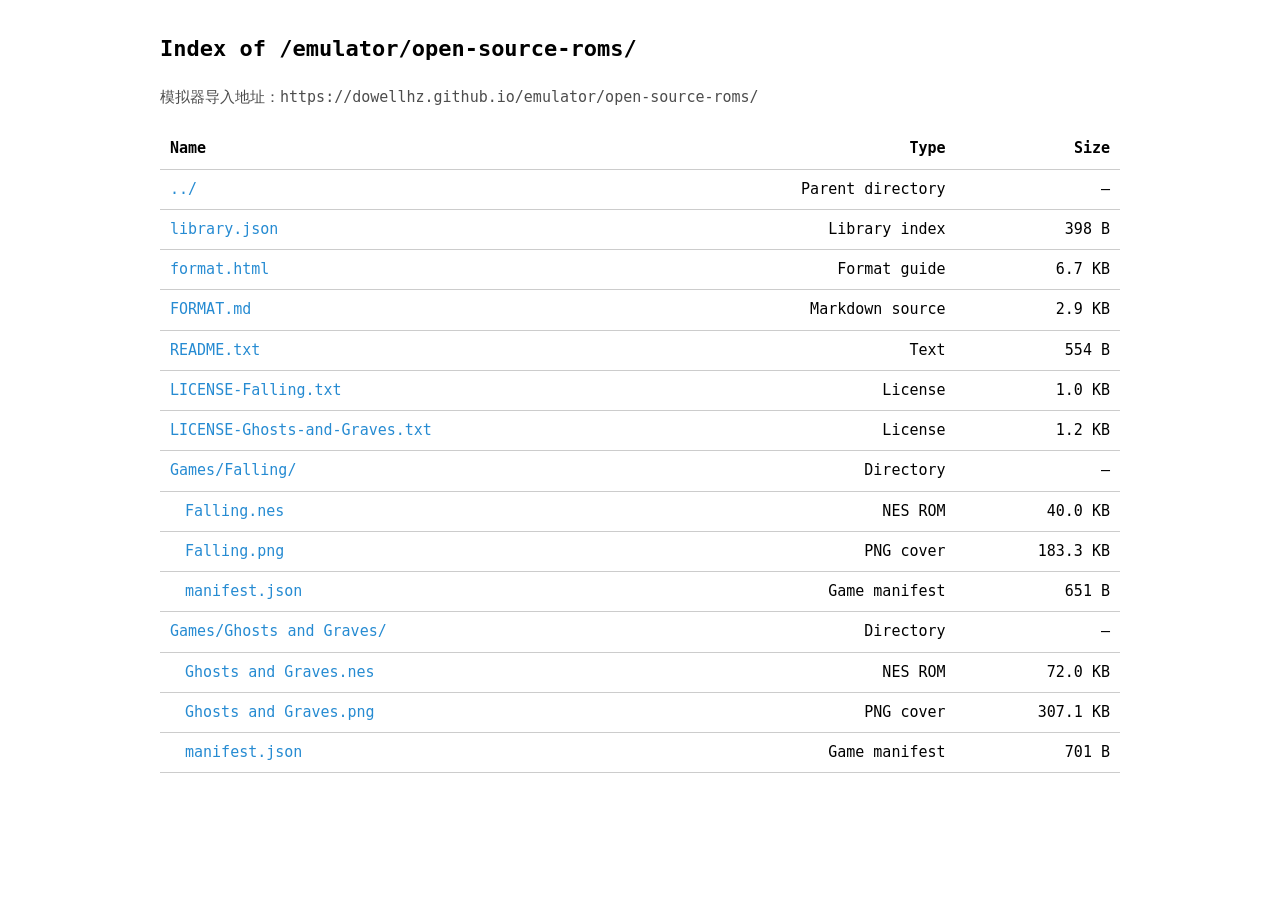
<file: open-source-roms/index.html>
<!doctype html>
<html lang="zh-CN">
<head>
  <meta charset="utf-8">
  <meta name="viewport" content="width=device-width, initial-scale=1">
  <meta name="robots" content="noindex">
  <title>Index of /emulator/open-source-roms/</title>
  <style>
    :root { color-scheme: light dark; }
    body { margin: 32px auto; max-width: 960px; padding: 0 20px; font: 15px/1.55 ui-monospace, SFMono-Regular, Menlo, Consolas, monospace; }
    h1 { font-size: 22px; font-weight: 600; }
    table { width: 100%; border-collapse: collapse; }
    th, td { padding: 8px 10px; border-bottom: 1px solid color-mix(in srgb, currentColor 20%, transparent); text-align: left; }
    th:nth-child(2), td:nth-child(2), th:nth-child(3), td:nth-child(3) { white-space: nowrap; text-align: right; }
    a { color: #268bd2; text-decoration: none; }
    a:hover { text-decoration: underline; }
    .note { margin: 20px 0; color: color-mix(in srgb, currentColor 70%, transparent); }
    code { user-select: all; }
    @media (max-width: 640px) { th:nth-child(2), td:nth-child(2) { display: none; } }
  </style>
</head>
<body>
  <h1>Index of /emulator/open-source-roms/</h1>
  <p class="note">模拟器导入地址：<code>https://dowellhz.github.io/emulator/open-source-roms/</code></p>
  <table>
    <thead><tr><th>Name</th><th>Type</th><th>Size</th></tr></thead>
    <tbody>
      <tr><td><a href="../">../</a></td><td>Parent directory</td><td>—</td></tr>
      <tr><td><a href="library.json">library.json</a></td><td>Library index</td><td>398 B</td></tr>
      <tr><td><a href="format.html">format.html</a></td><td>Format guide</td><td>6.7 KB</td></tr>
      <tr><td><a href="FORMAT.md">FORMAT.md</a></td><td>Markdown source</td><td>2.9 KB</td></tr>
      <tr><td><a href="README.txt">README.txt</a></td><td>Text</td><td>554 B</td></tr>
      <tr><td><a href="LICENSE-Falling.txt">LICENSE-Falling.txt</a></td><td>License</td><td>1.0 KB</td></tr>
      <tr><td><a href="LICENSE-Ghosts-and-Graves.txt">LICENSE-Ghosts-and-Graves.txt</a></td><td>License</td><td>1.2 KB</td></tr>
      <tr><td><a href="Games/Falling/">Games/Falling/</a></td><td>Directory</td><td>—</td></tr>
      <tr><td><a href="Games/Falling/Falling.nes">　Falling.nes</a></td><td>NES ROM</td><td>40.0 KB</td></tr>
      <tr><td><a href="Games/Falling/Falling.png">　Falling.png</a></td><td>PNG cover</td><td>183.3 KB</td></tr>
      <tr><td><a href="Games/Falling/manifest.json">　manifest.json</a></td><td>Game manifest</td><td>651 B</td></tr>
      <tr><td><a href="Games/Ghosts%20and%20Graves/">Games/Ghosts and Graves/</a></td><td>Directory</td><td>—</td></tr>
      <tr><td><a href="Games/Ghosts%20and%20Graves/Ghosts%20and%20Graves.nes">　Ghosts and Graves.nes</a></td><td>NES ROM</td><td>72.0 KB</td></tr>
      <tr><td><a href="Games/Ghosts%20and%20Graves/Ghosts%20and%20Graves.png">　Ghosts and Graves.png</a></td><td>PNG cover</td><td>307.1 KB</td></tr>
      <tr><td><a href="Games/Ghosts%20and%20Graves/manifest.json">　manifest.json</a></td><td>Game manifest</td><td>701 B</td></tr>
    </tbody>
  </table>
</body>
</html>
</file>
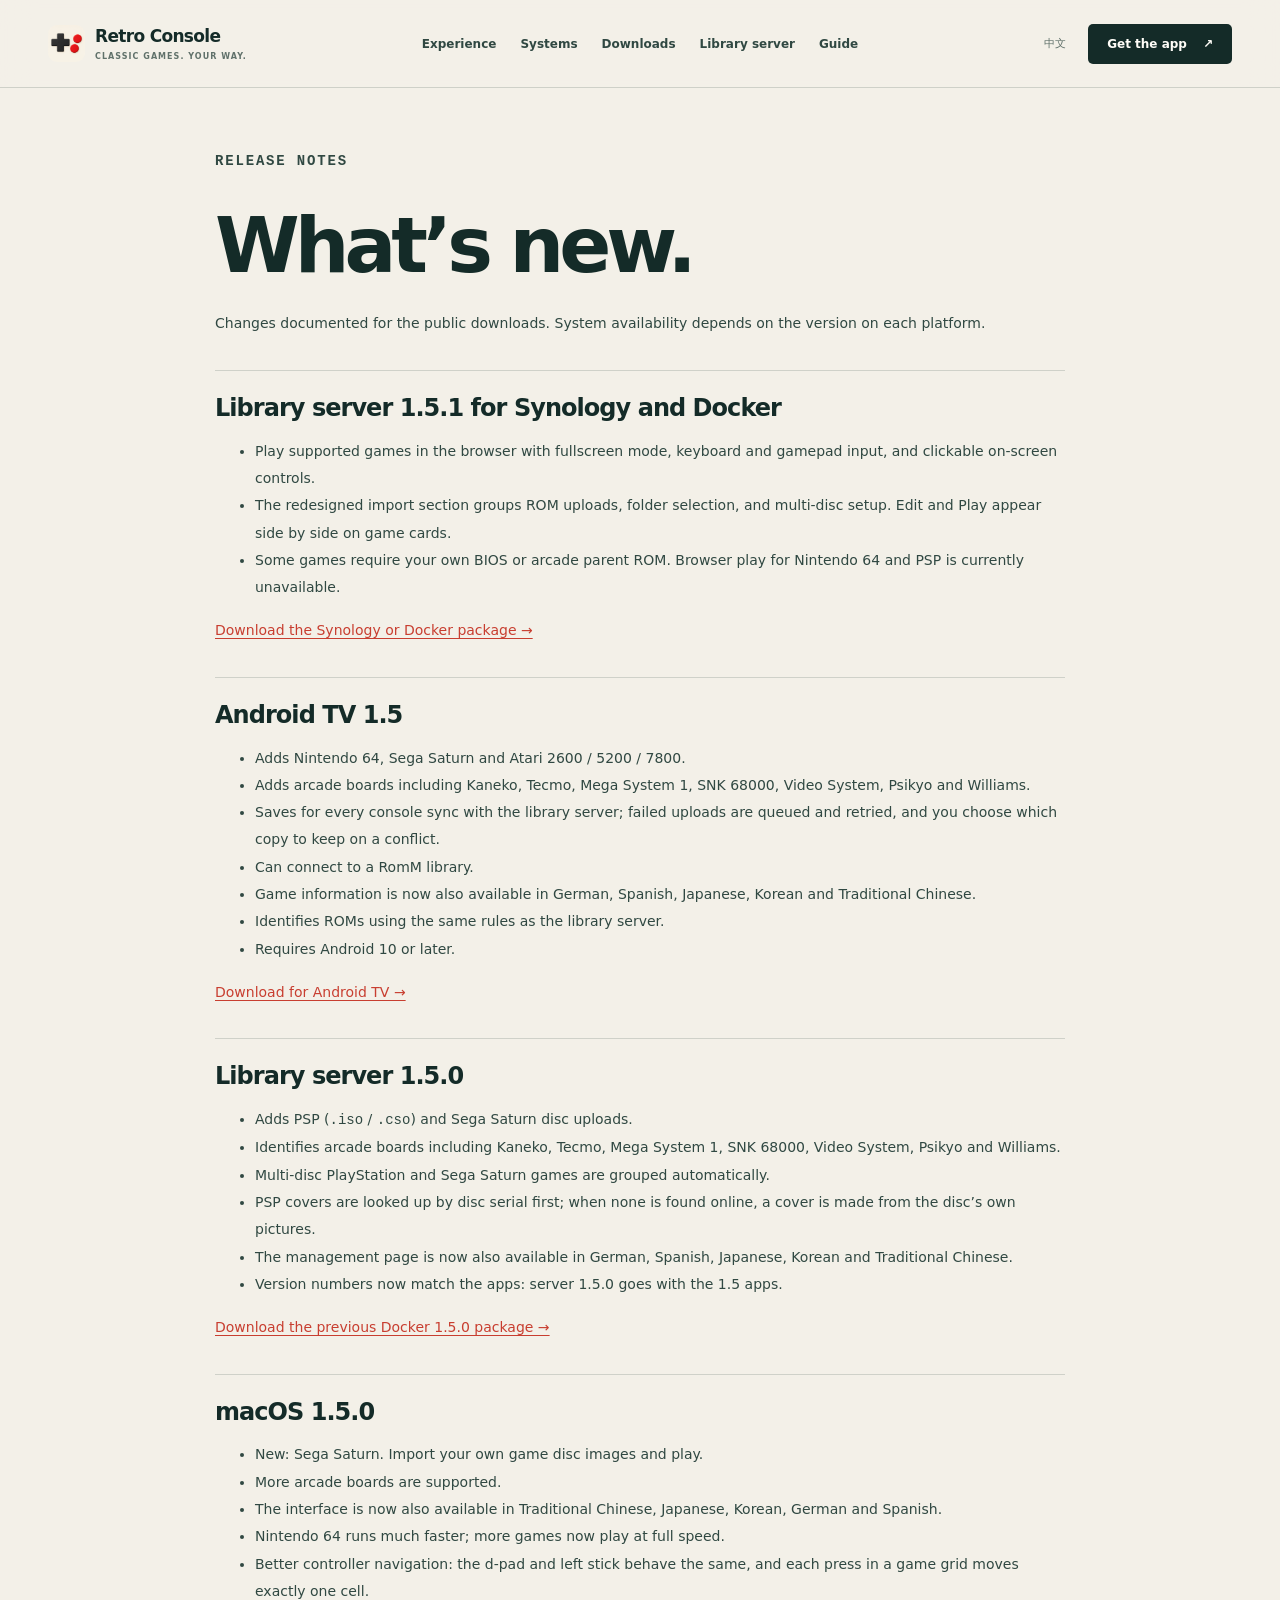
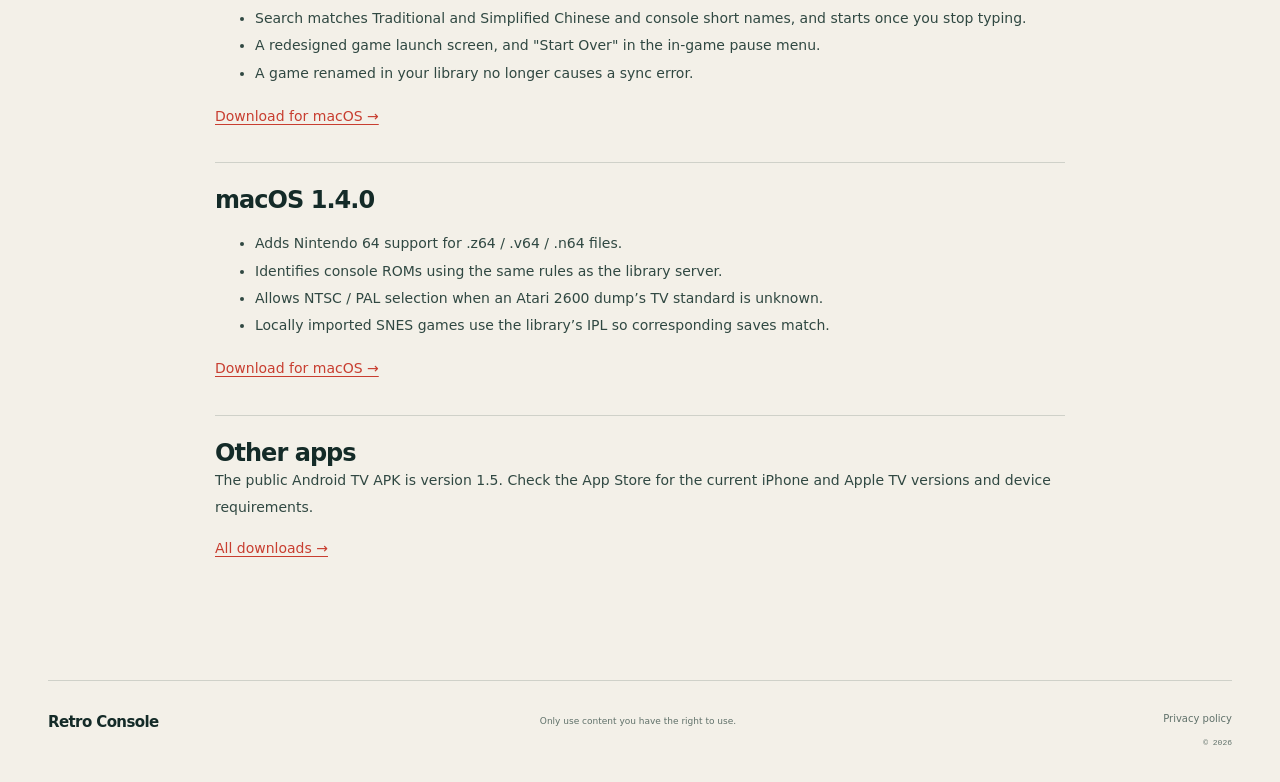
<file: changelog.html>
<!doctype html><html lang="zh-CN">
<head>
<meta charset="utf-8">
<meta name="viewport" content="width=device-width, initial-scale=1"><title>版本更新 — Retro Console</title>
<meta name="description" content="Retro Console 各平台公开下载版本的更新说明。">
<link rel="canonical" href="https://getretroconsole.com/changelog.html">
<link rel="alternate" hreflang="zh-Hans" href="https://getretroconsole.com/changelog.html">
<link rel="alternate" hreflang="en" href="https://getretroconsole.com/en/changelog.html">
<link rel="icon" href="assets/favicon-32.png">
<link rel="stylesheet" href="styles.css?v=ae82582086">
<script src="language.js?v=7c945b831b"></script>
<script src="script.js?v=56313321a7" defer></script>
</head>
<body><a class="skip-link" href="#main">跳到正文</a>
    <header class="site-header" data-header>
      <a class="brand" href="index.html#top" aria-label="Retro Console 首页"><img class="brand-icon" src="assets/site-icon-128.png" width="128" height="128" alt="" decoding="async"><span>Retro Console<span class="brand-subtitle">经典游戏 · 自在开局</span></span></a>
      <nav id="site-nav" aria-label="主导航"><a href="index.html#experience">产品体验</a><a href="index.html#systems">支持系统</a><a href="index.html#download">下载</a><a href="server.html">自建资料库</a><a href="install.html">使用指南</a>
</nav>
      <div class="header-actions"><a class="language-switch" data-language="en" href="en/changelog.html" lang="en" aria-label="Switch to English">EN</a><a class="header-cta" href="index.html#download">立即下载 <span aria-hidden="true">↗</span></a><button class="nav-toggle" type="button" aria-controls="site-nav" aria-expanded="false" aria-label="打开导航" data-nav-toggle><span></span><span></span></button>
</div>
    </header>
<main class="policy section-shell" id="main">
<p class="eyebrow">RELEASE NOTES</p>
<h1>每一次更新。</h1>
<p>这里记录公开下载版已列出的更新。不同客户端的系统范围，以各自版本为准。</p>
<h2>资料库服务器 1.5.1（群晖与 Docker）</h2>
<ul>
<li>在浏览器里试玩支持的游戏，可全屏游玩，支持键盘、手柄和鼠标点击屏幕按键。</li>
<li>新版管理页将 ROM 上传、指定目录和多碟整理放在导入区。游戏卡片上的「编辑」和「试玩」并排显示。</li>
<li>部分游戏需要自行提供对应 BIOS 或街机母版。Nintendo 64 和 PSP 暂未开放网页试玩。</li>
</ul>
<p><a href="server.html">下载群晖或 Docker 套件 →</a></p>
<h2>Android TV 1.5</h2>
<ul>
<li>新增 Nintendo 64、世嘉土星（Sega Saturn）和 Atari 2600 / 5200 / 7800。</li>
<li>街机新增 Kaneko、Tecmo、Mega System 1、SNK 68000、Video System、Psikyo 与 Williams 等机板。</li>
<li>各主机存档都能与资料库服务器同步；上传失败时排队重试，冲突时可以选择保留哪一份。</li>
<li>可以连接 RomM 资料库。</li>
<li>游戏资料新增德语、西班牙语、日语、韩语和繁体中文。</li>
<li>ROM 使用与资料库服务器一致的识别规则。</li>
<li>需要 Android 10 或更高版本。</li>
</ul>
<p><a href="index.html#download">下载 Android TV 版本 →</a>
</p>
<h2>资料库服务器 1.5.0</h2>
<ul>
<li>新增 PSP（<code>.iso</code> / <code>.cso</code>）和世嘉土星光盘上传。</li>
<li>新增 Kaneko、Tecmo、Mega System 1、SNK 68000、Video System、Psikyo 与 Williams 等街机机板的识别。</li>
<li>PlayStation 与世嘉土星的多盘游戏会自动整理到一起。</li>
<li>PSP 封面优先按光盘编号查找；网上找不到时，用游戏光盘自带的图片生成封面。</li>
<li>管理页新增德语、西班牙语、日语、韩语和繁体中文。</li>
<li>版本号与客户端一致：服务器 1.5.0 对应各客户端 1.5。</li>
</ul>
<p><a href="downloads/FCEmulatorLibrary-Docker-1.5.0-09fbf9f6.zip" download>下载旧版 Docker 1.5.0 →</a>
</p>
<h2>macOS 1.5.0</h2>
<ul>
<li>新增世嘉土星（Sega Saturn）：可导入自己的游戏光盘镜像游玩。</li>
<li>支持更多街机机板。</li>
<li>界面新增繁体中文、日语、韩语、德语和西班牙语。</li>
<li>Nintendo 64 运行速度大幅提升，更多游戏可以满速游玩。</li>
<li>手柄操作改进：十字键与左摇杆统一；游戏网格中每按一次准确移动一格。</li>
<li>搜索支持繁简互通和主机简称，停止输入后才开始搜索。</li>
<li>重新设计游戏启动加载画面；游戏内暂停菜单新增“重新开始”。</li>
<li>资料库中的游戏改名后，同步不再报错。</li>
</ul>
<p><a href="index.html#download-macos">下载 macOS 版本 →</a>
</p>
<h2>macOS 1.4.0</h2>
<ul>
<li>新增 Nintendo 64，支持 .z64 / .v64 / .n64 文件。</li>
<li>各主机 ROM 使用与资料库服务器一致的识别规则。</li>
<li>Atari 2600 无法判断制式时，可以选择 NTSC / PAL。</li>
<li>本地导入的 SNES 游戏使用与资料库一致的 IPL，使对应存档互通。</li>
</ul>
<p><a href="index.html#download-macos">下载 macOS 版本 →</a>
</p>
<h2>其他客户端下载</h2>
<p>Android TV 公开 APK 为 1.5；iPhone 与 Apple TV 的当前版本和设备要求请查看 App Store。</p>
<p><a href="index.html#download">查看全部下载 →</a>
</p>
</main>
<footer class="site-footer section-shell"><a class="brand" href="index.html">Retro Console</a>
<p>请仅使用你有权使用的游戏内容。</p>
<div><a href="privacy.html">隐私政策</a><span>© <span data-year></span></span>
</div>
</footer>
</body></html>
</file>
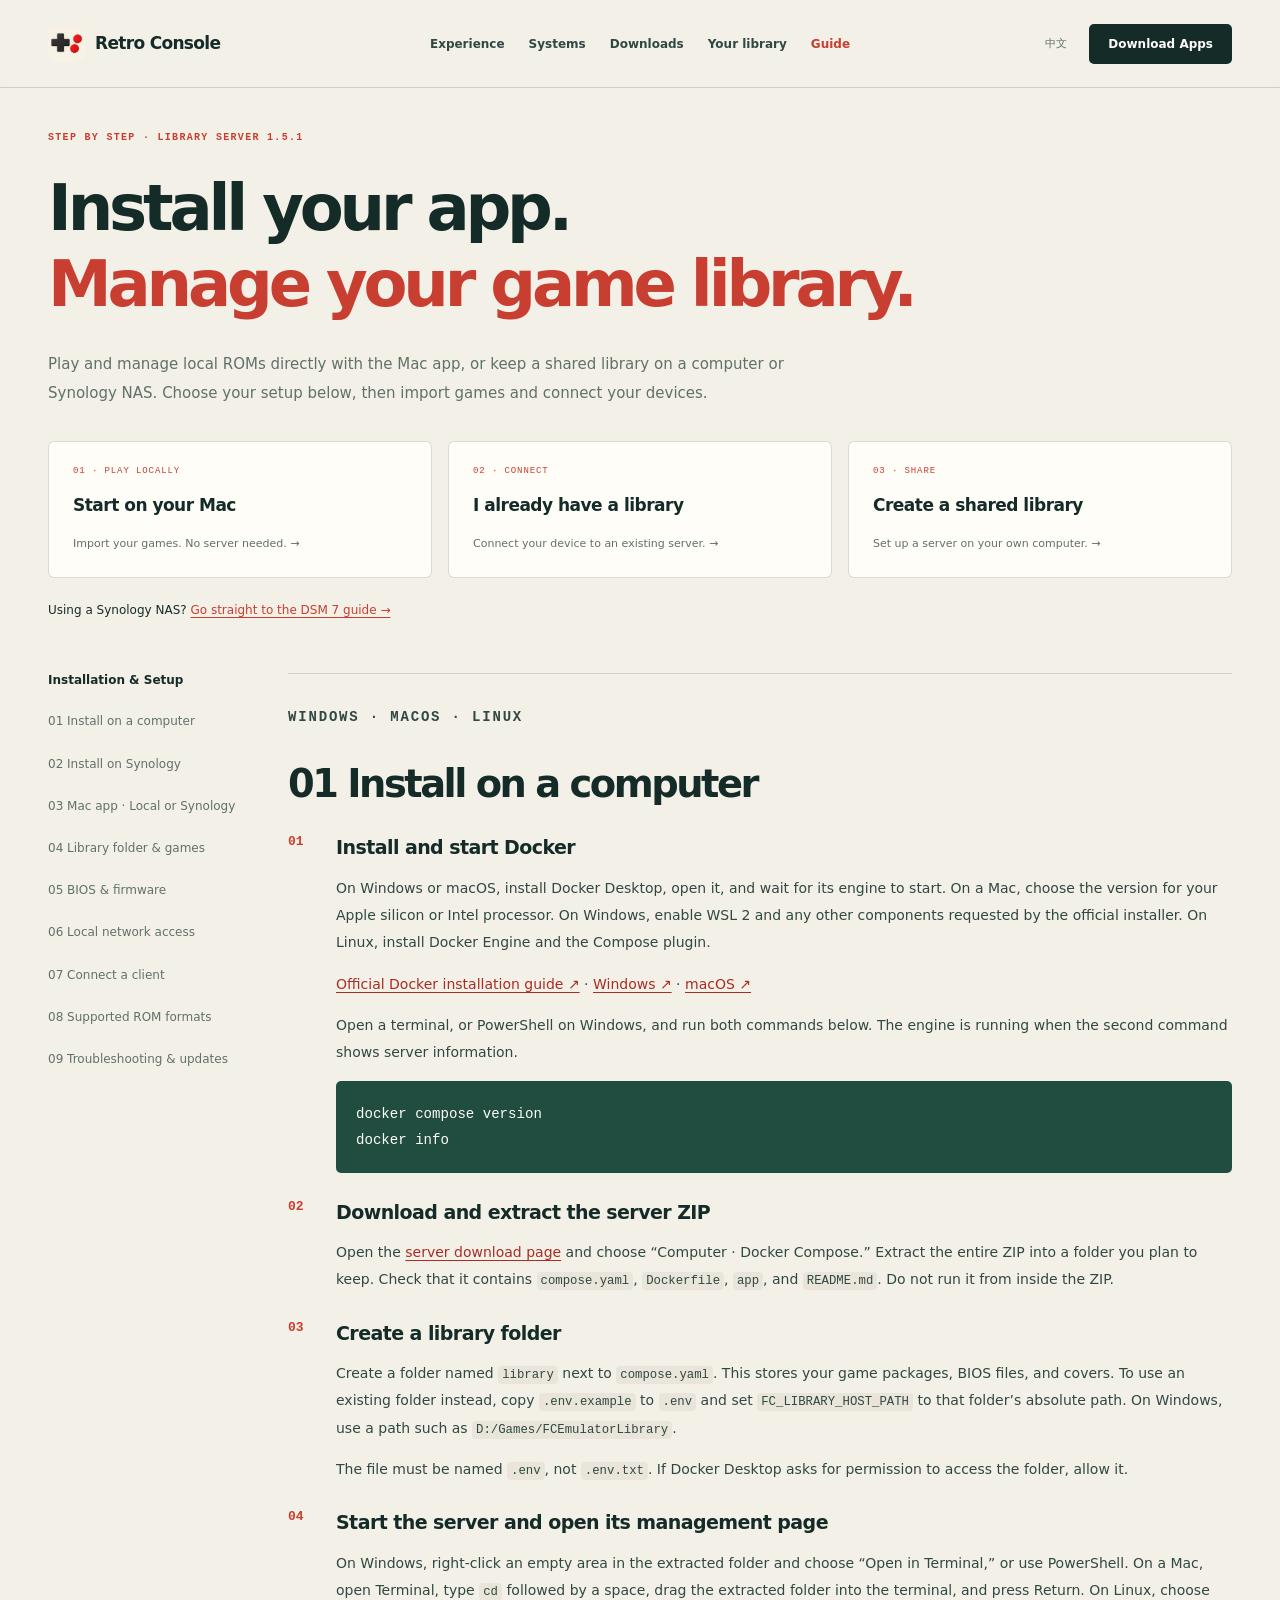
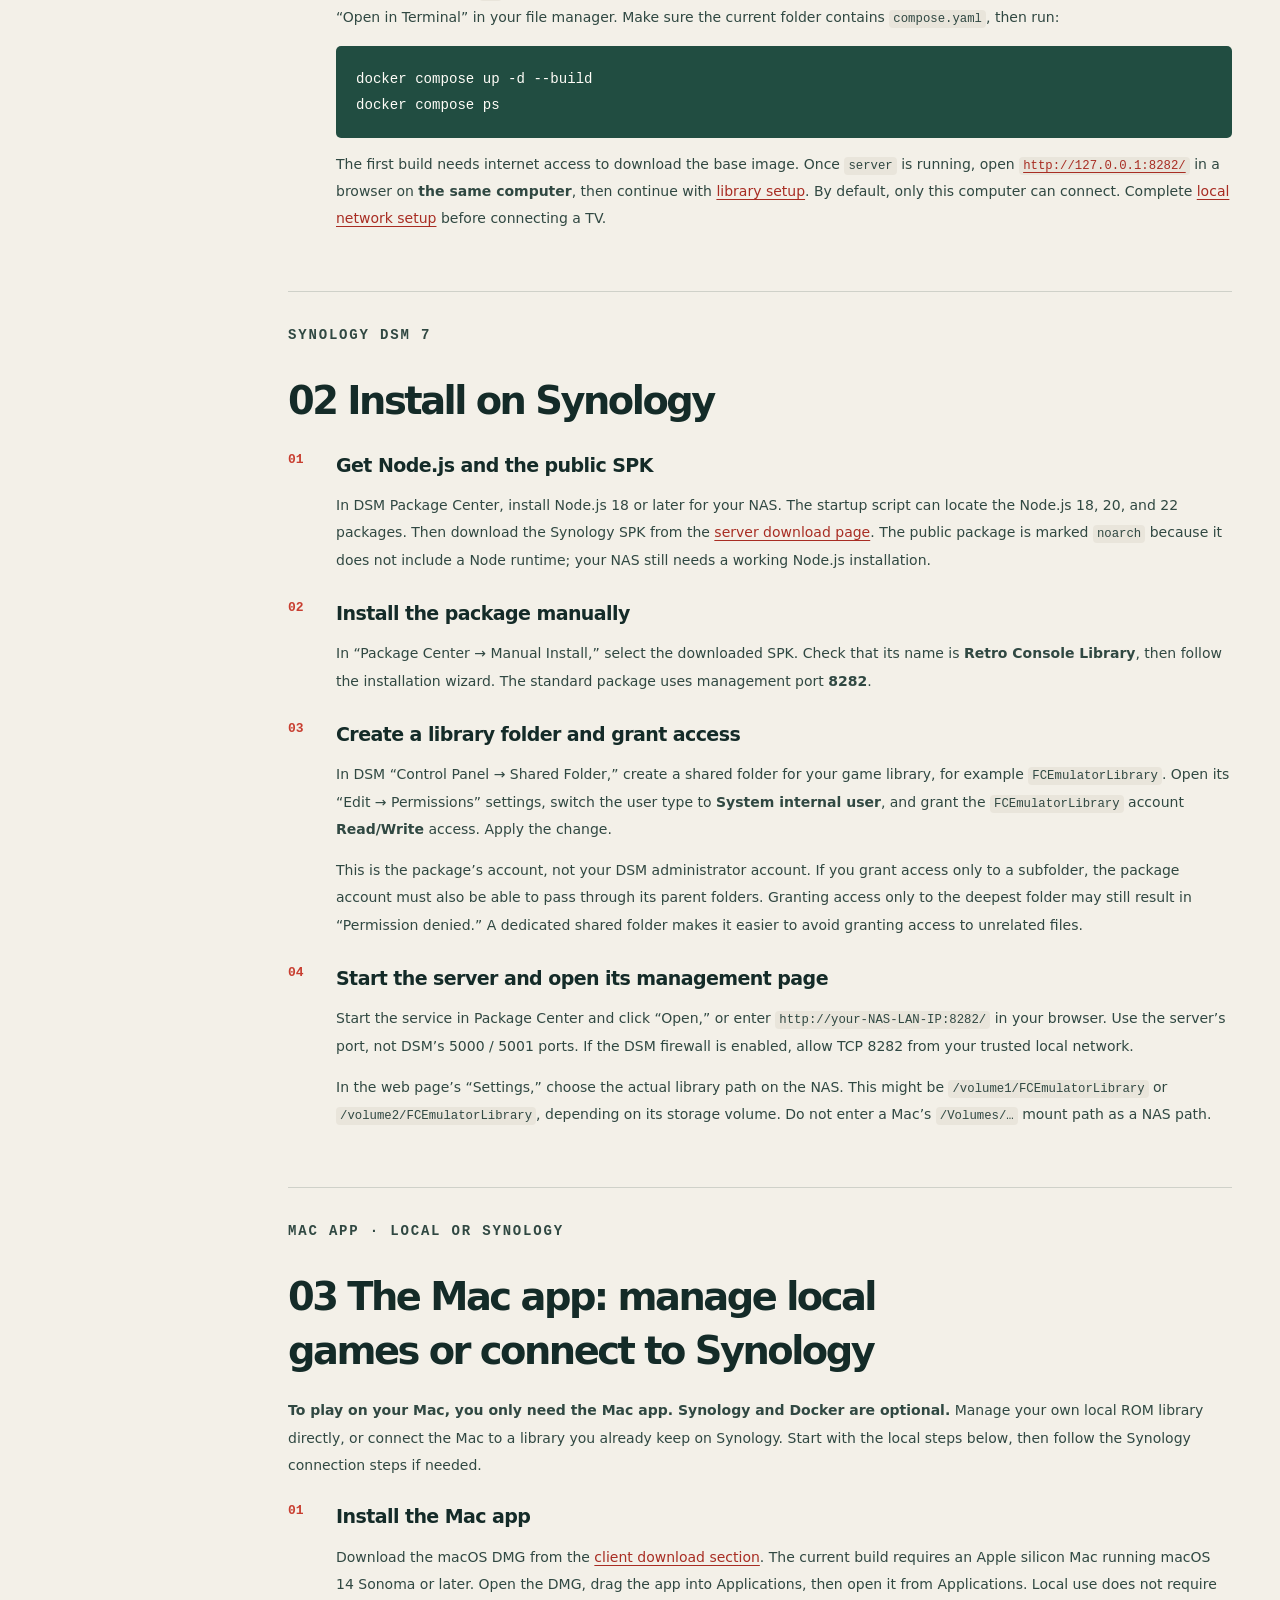
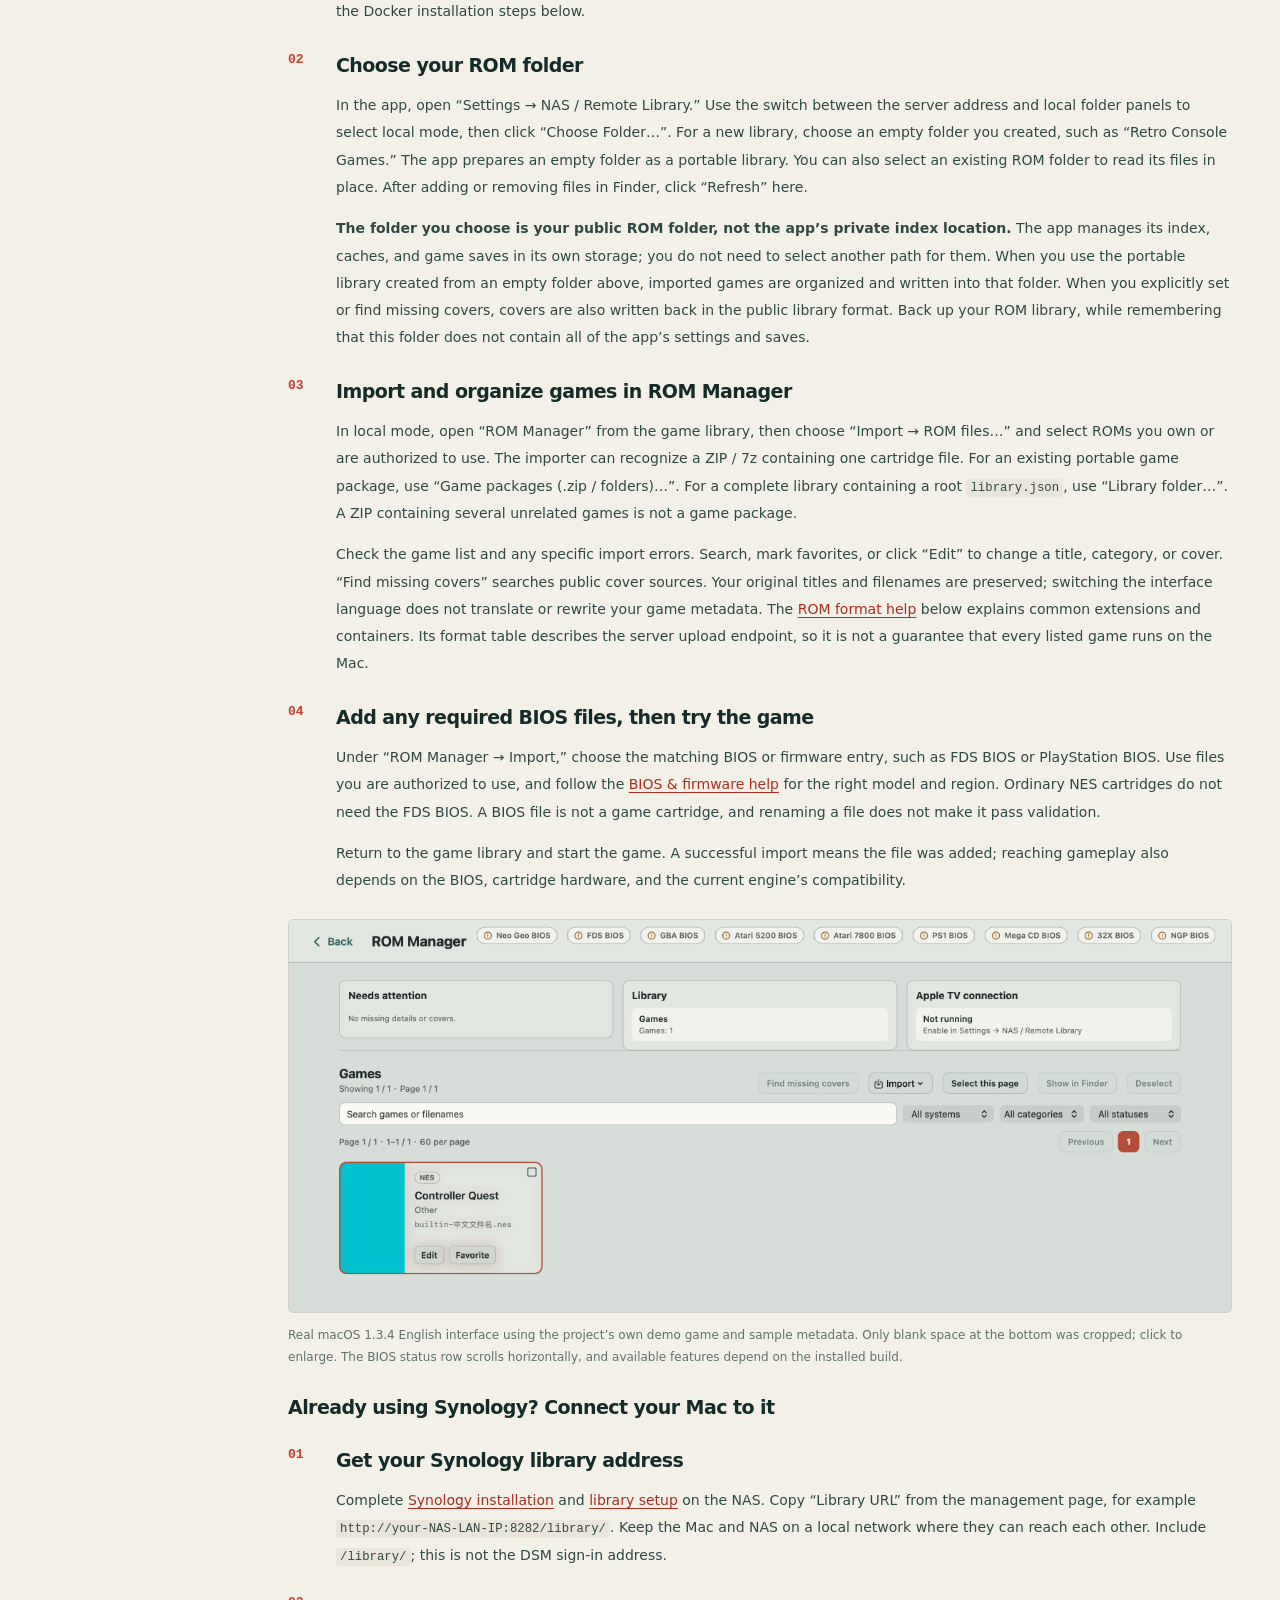
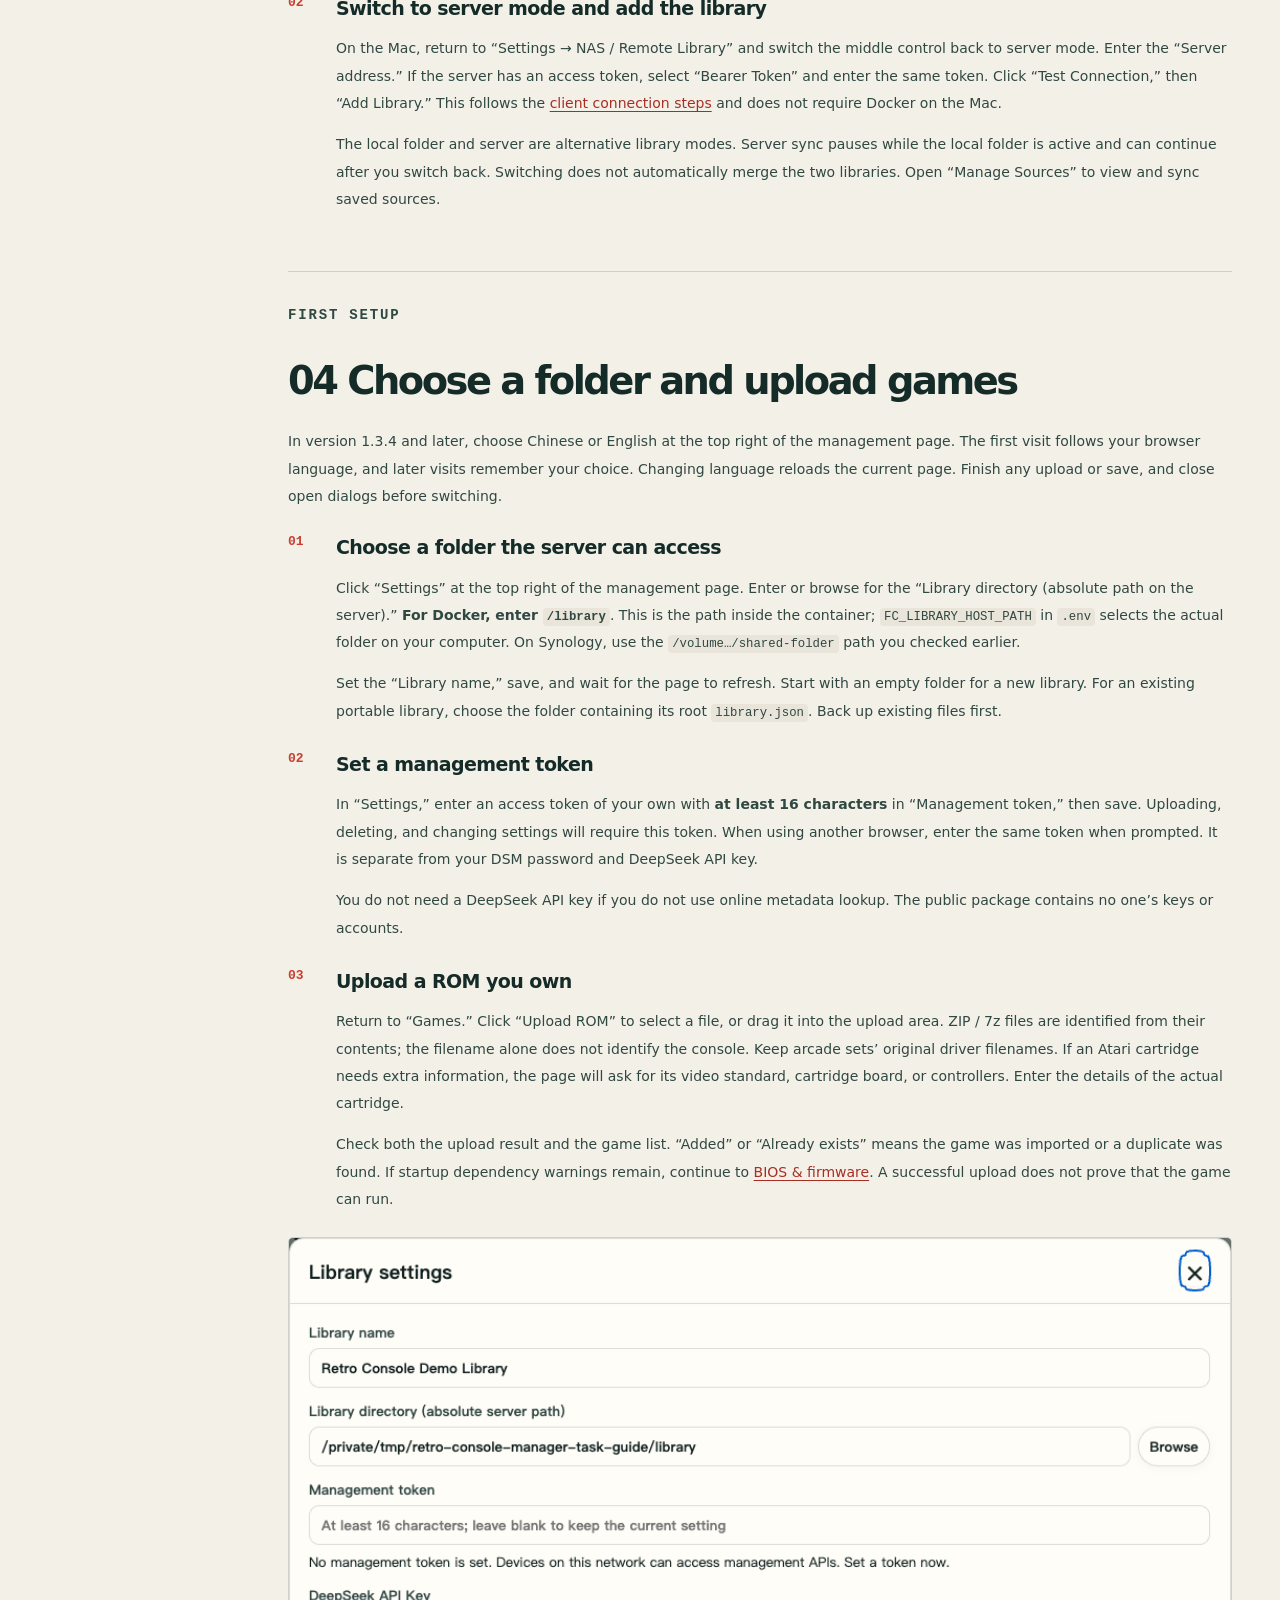
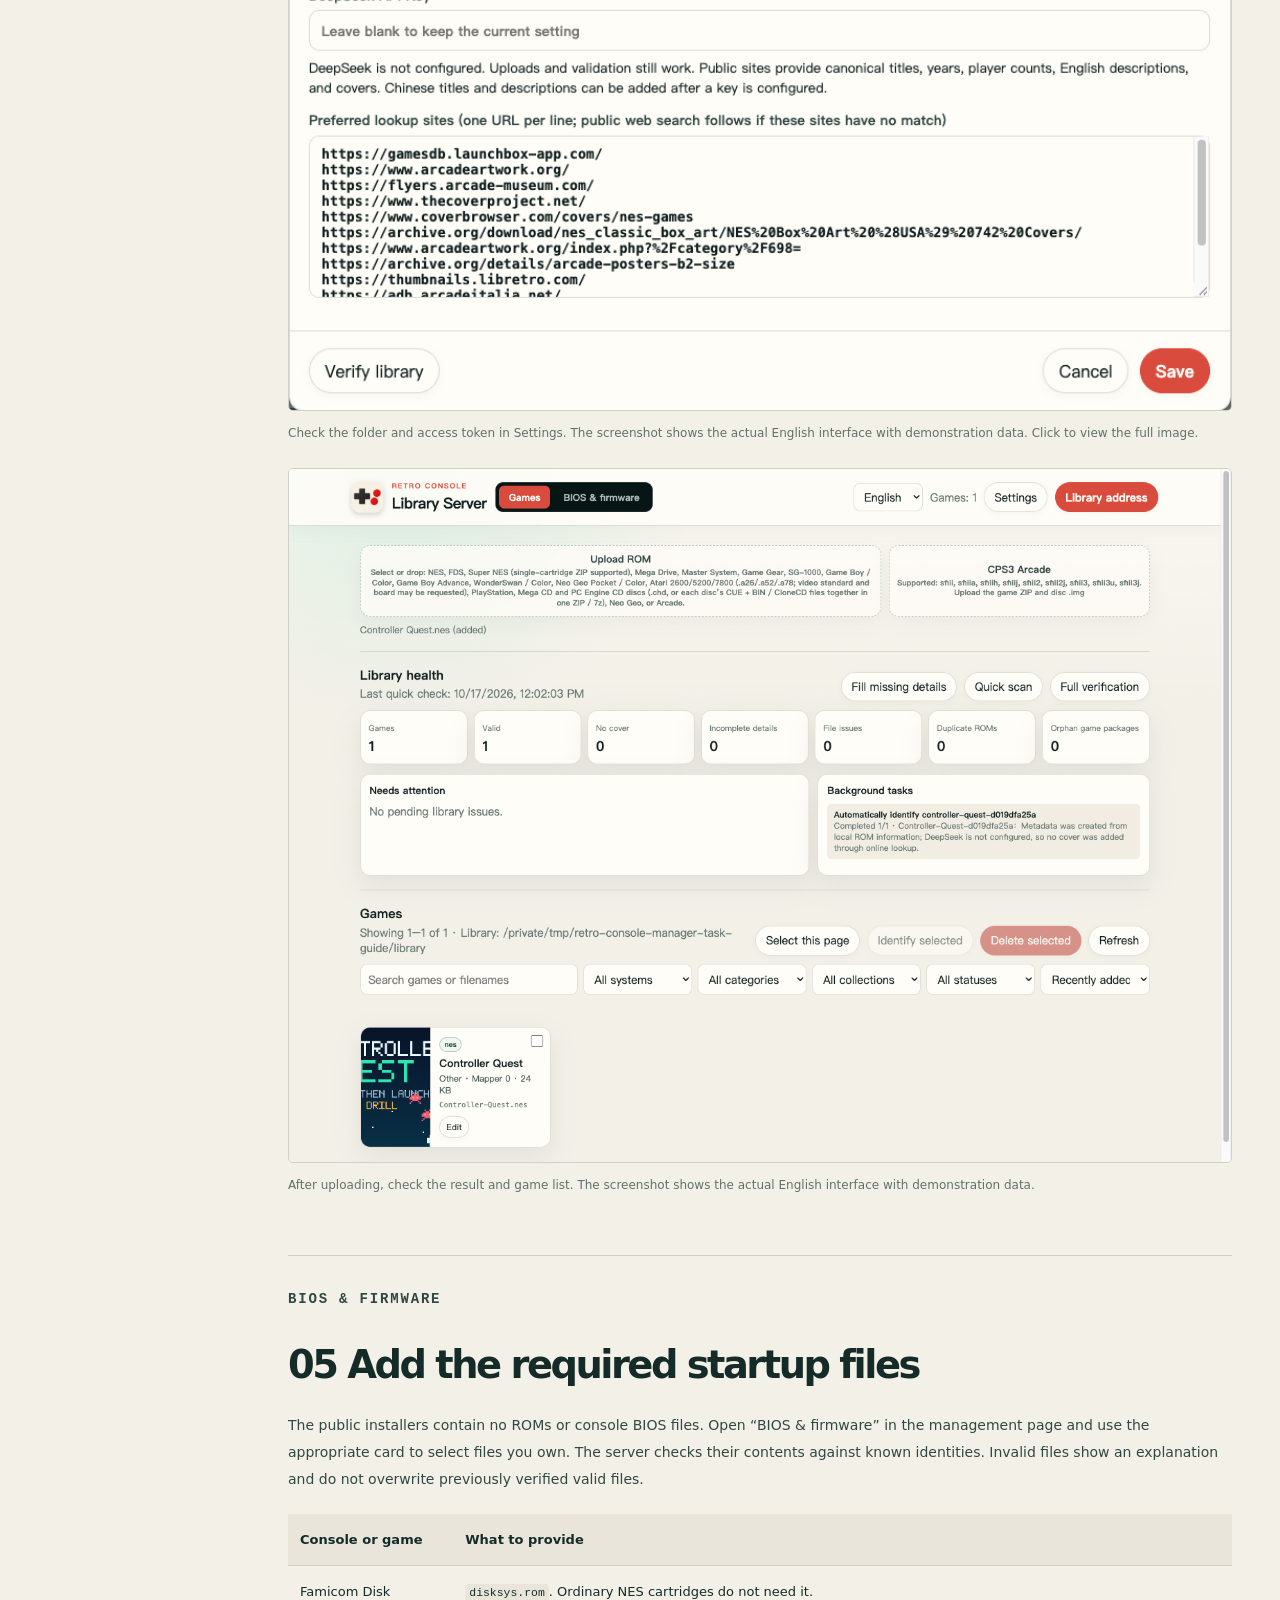
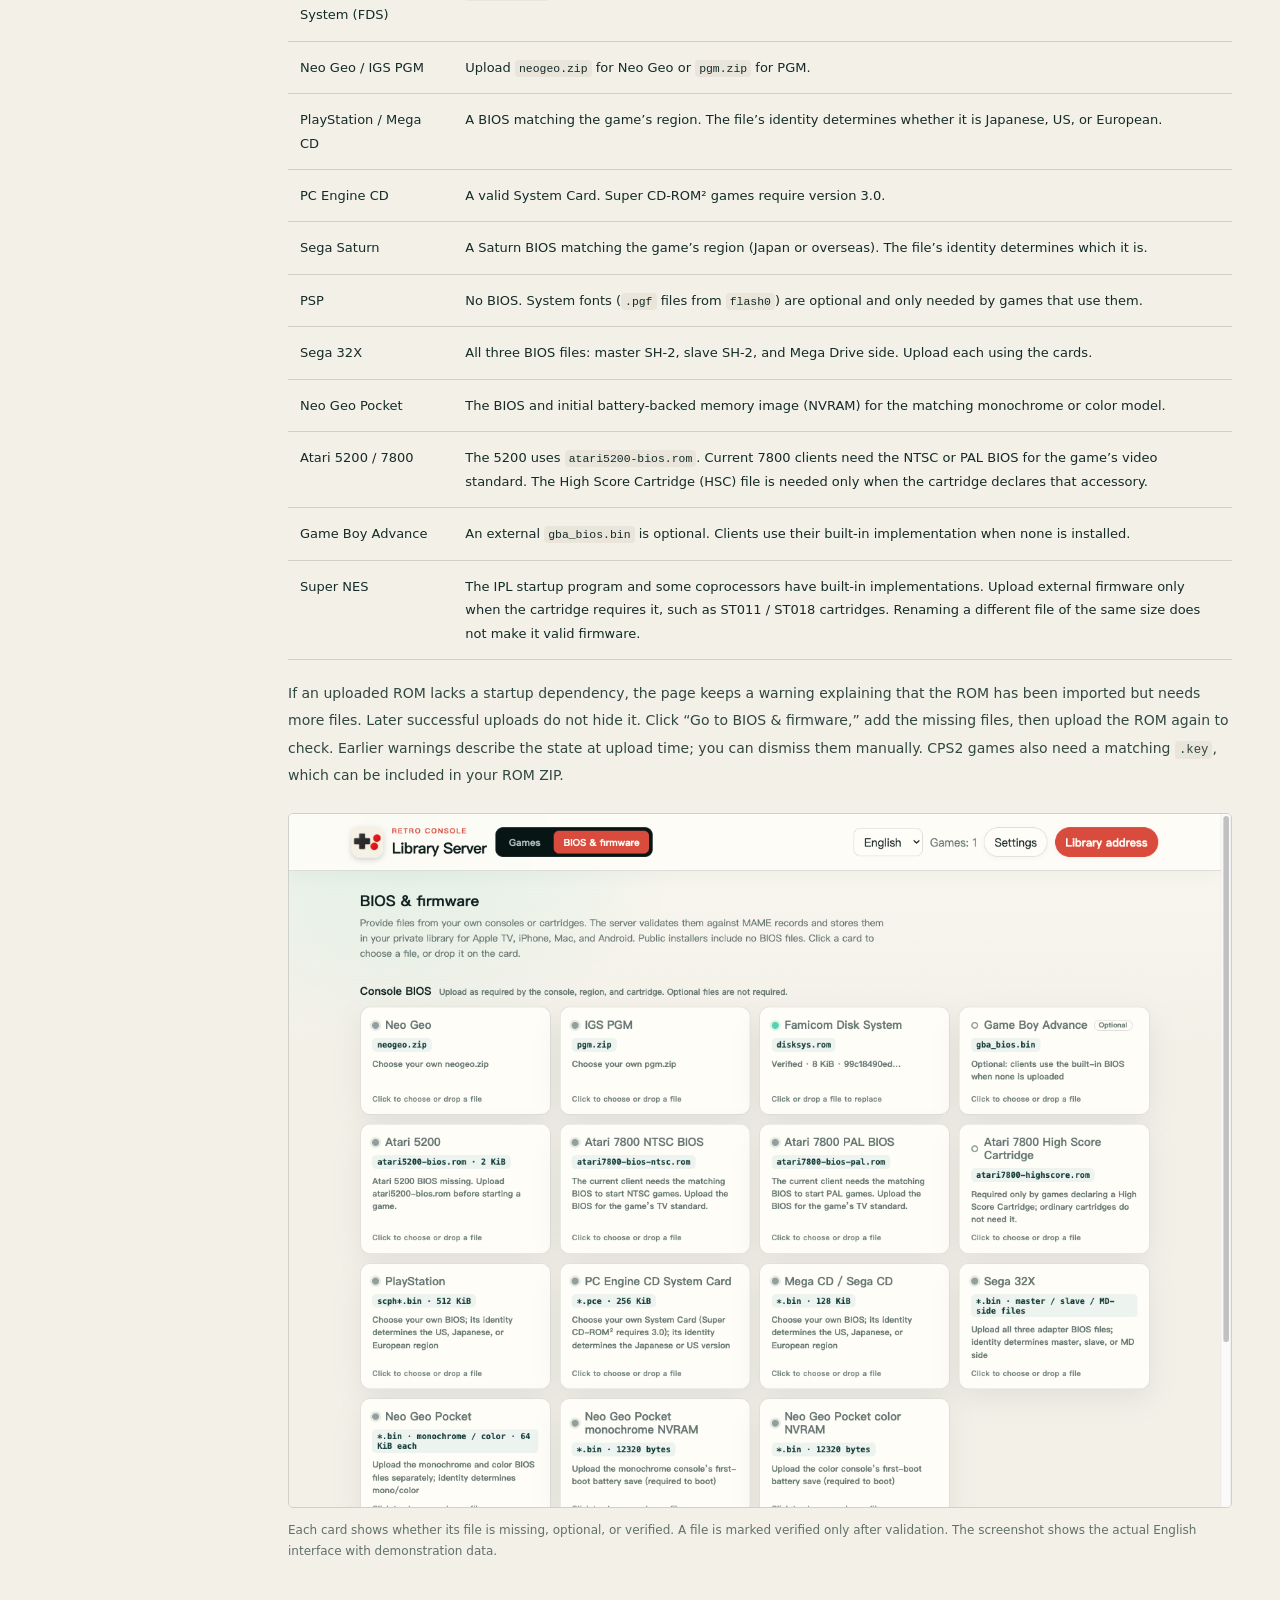
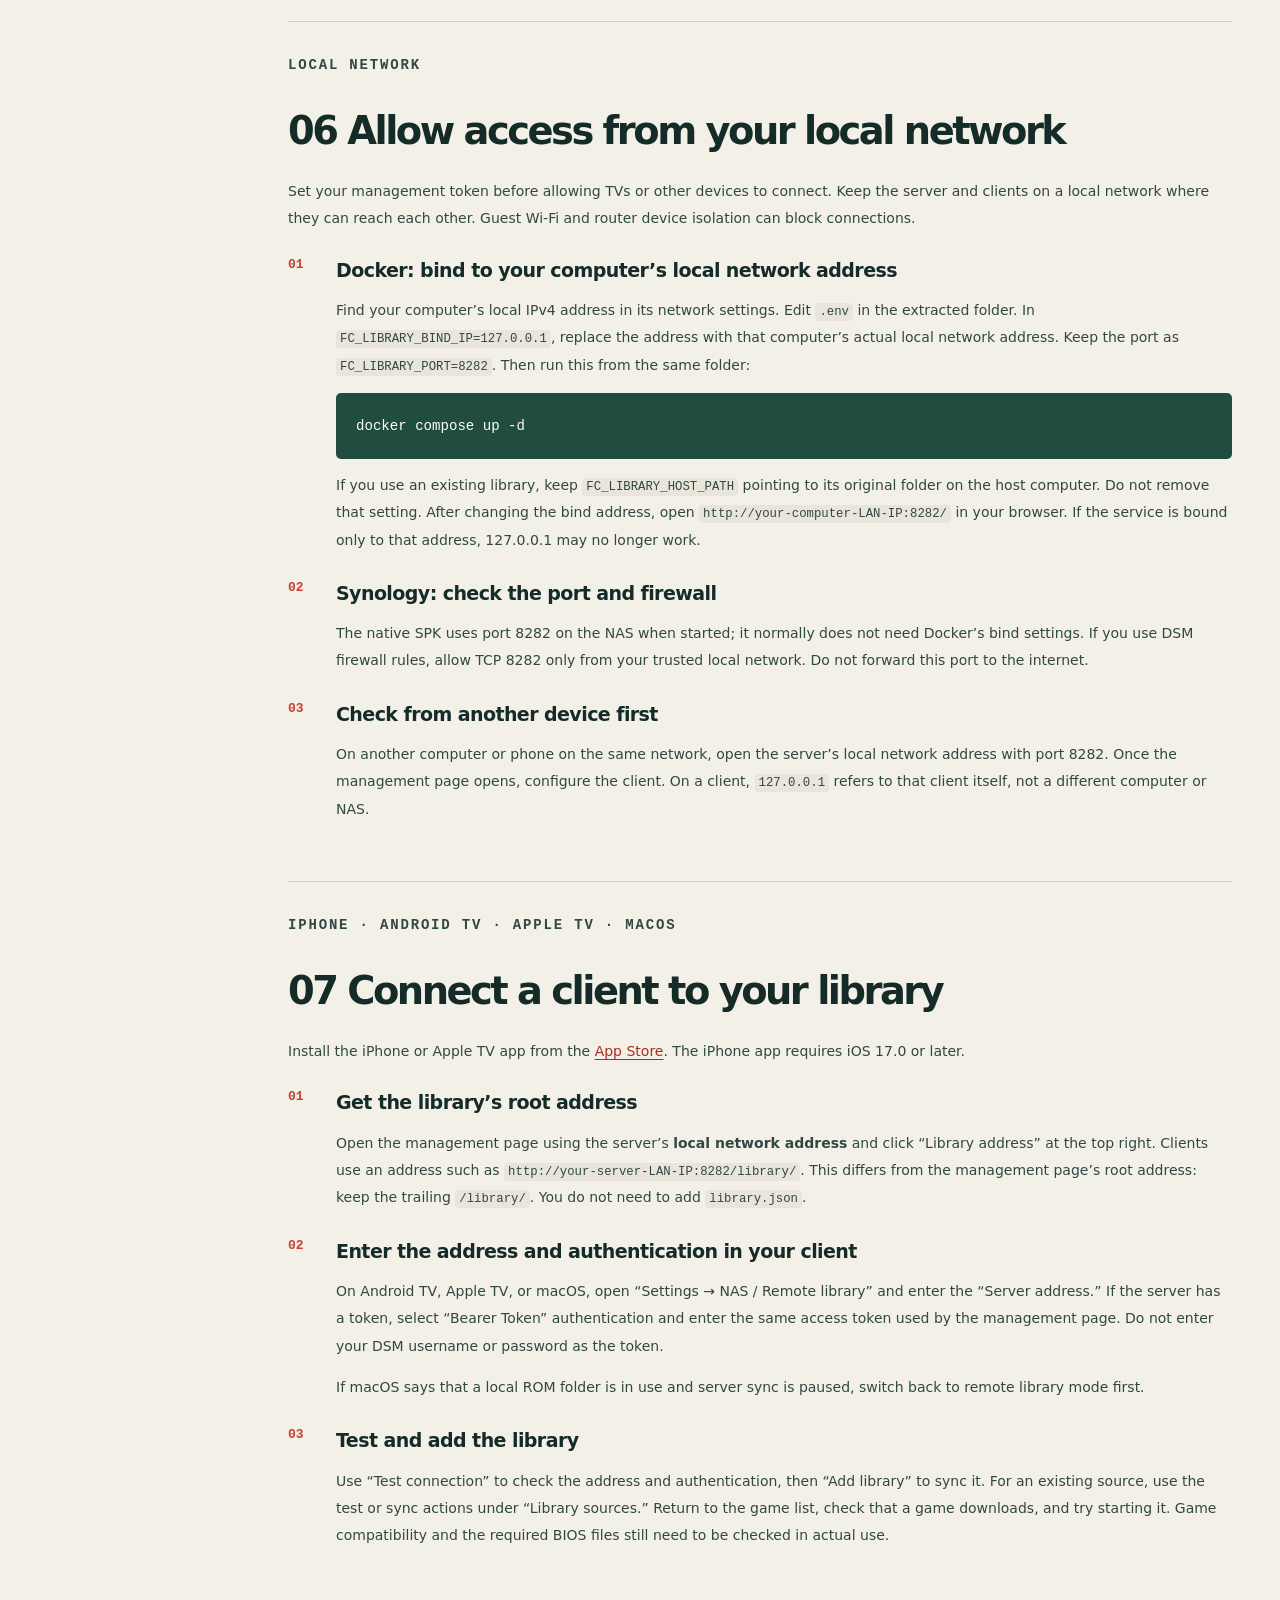
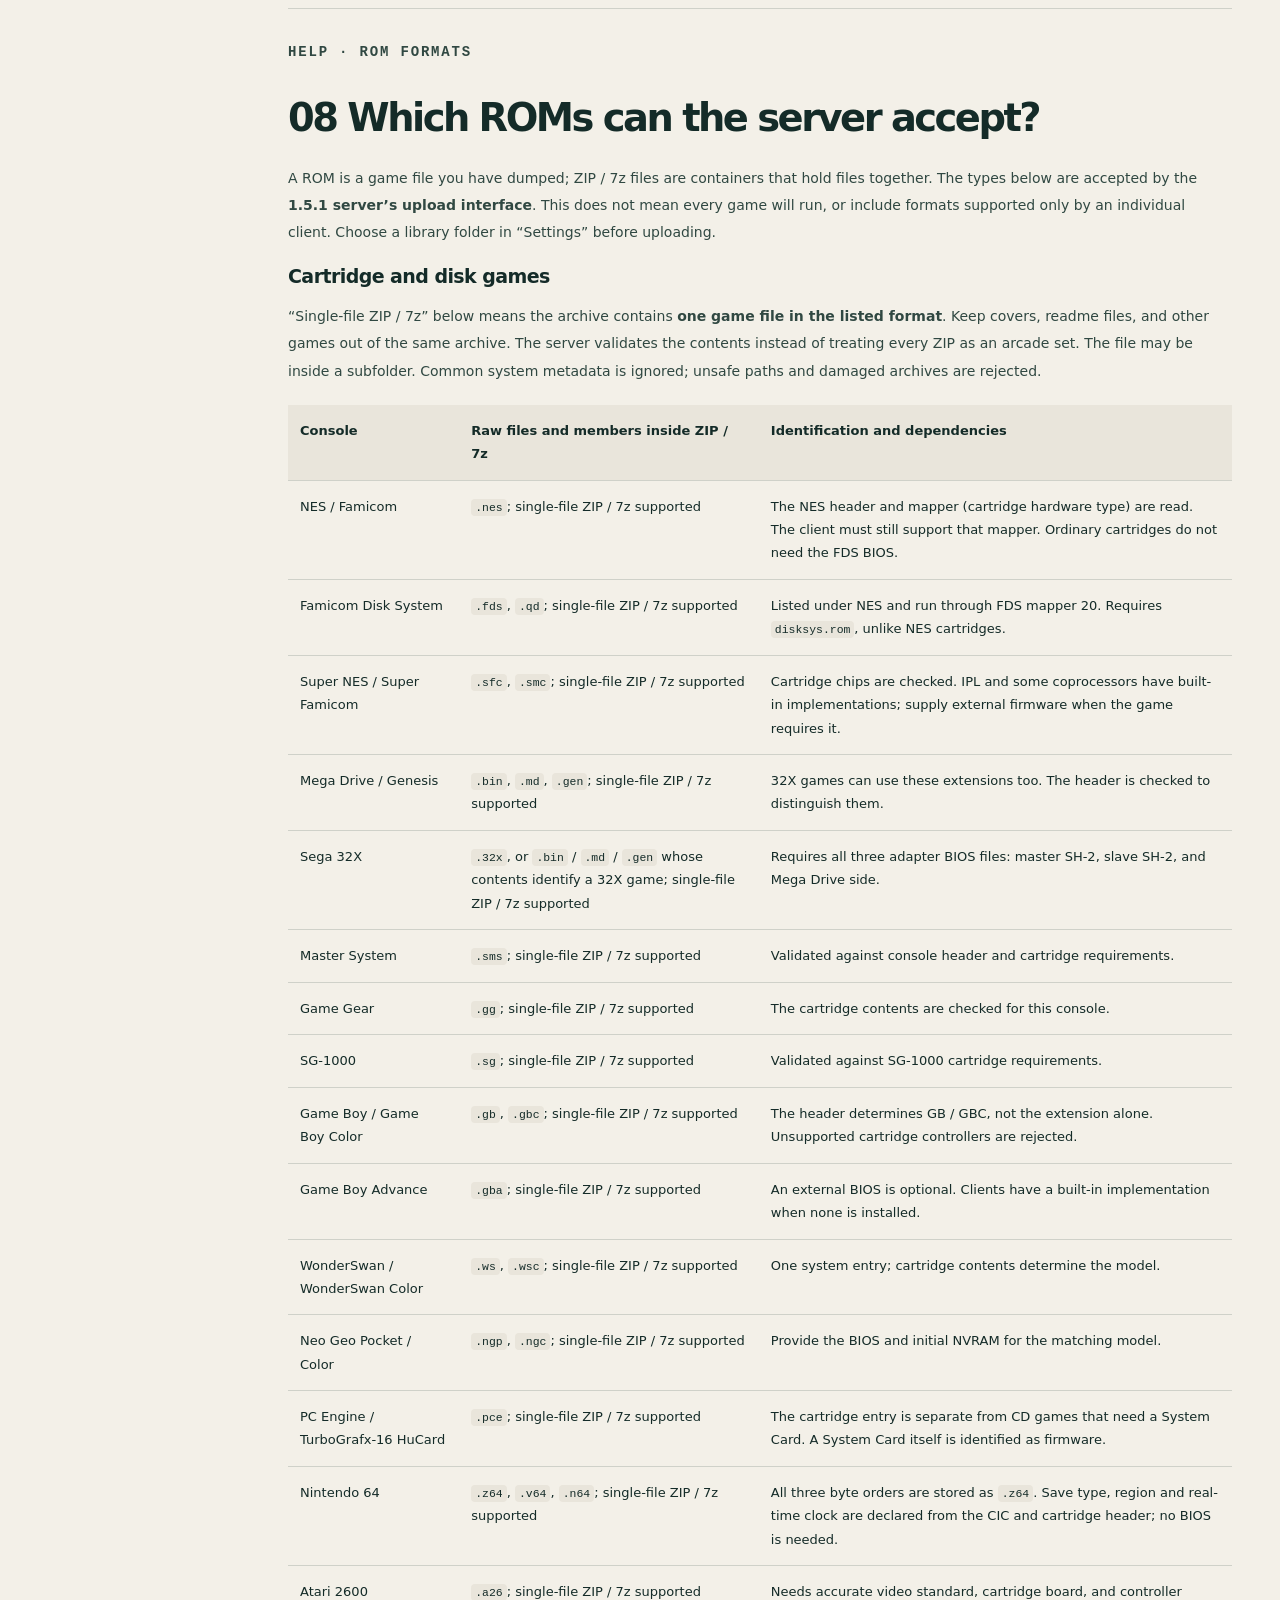
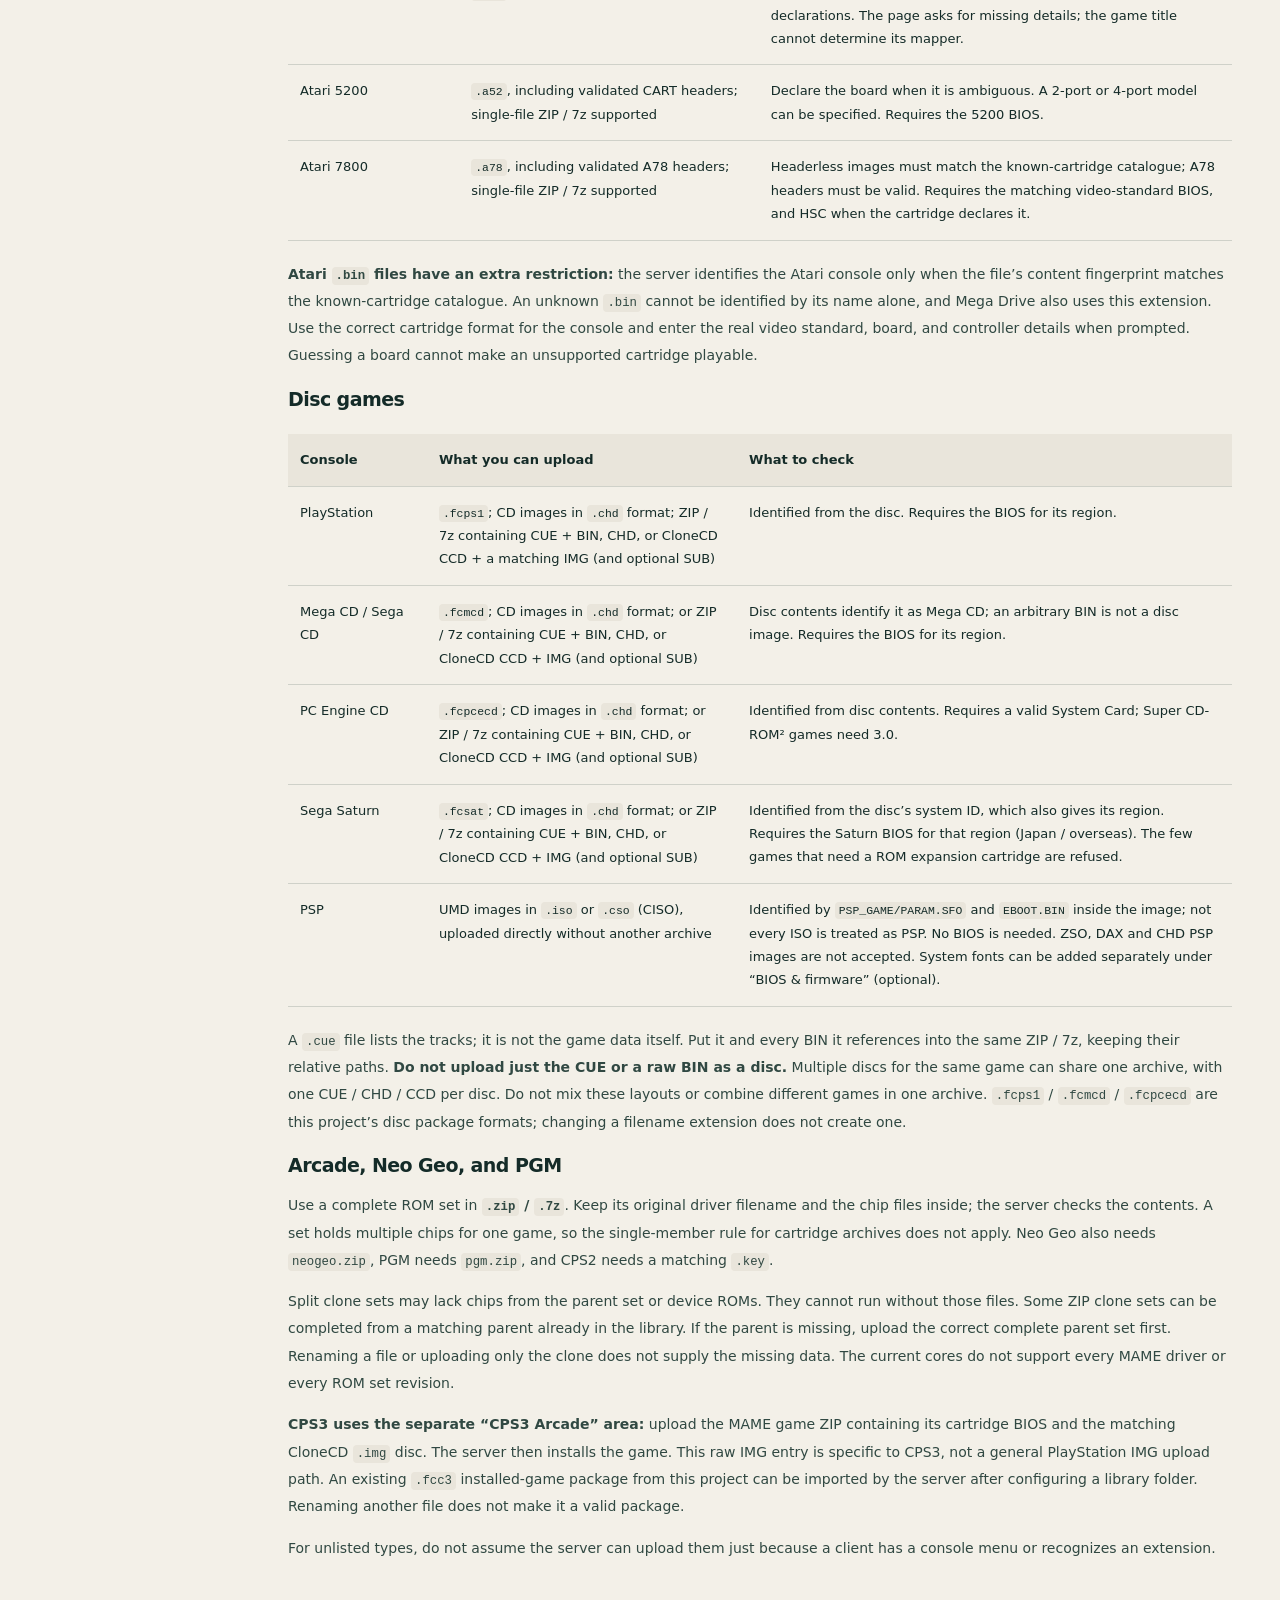
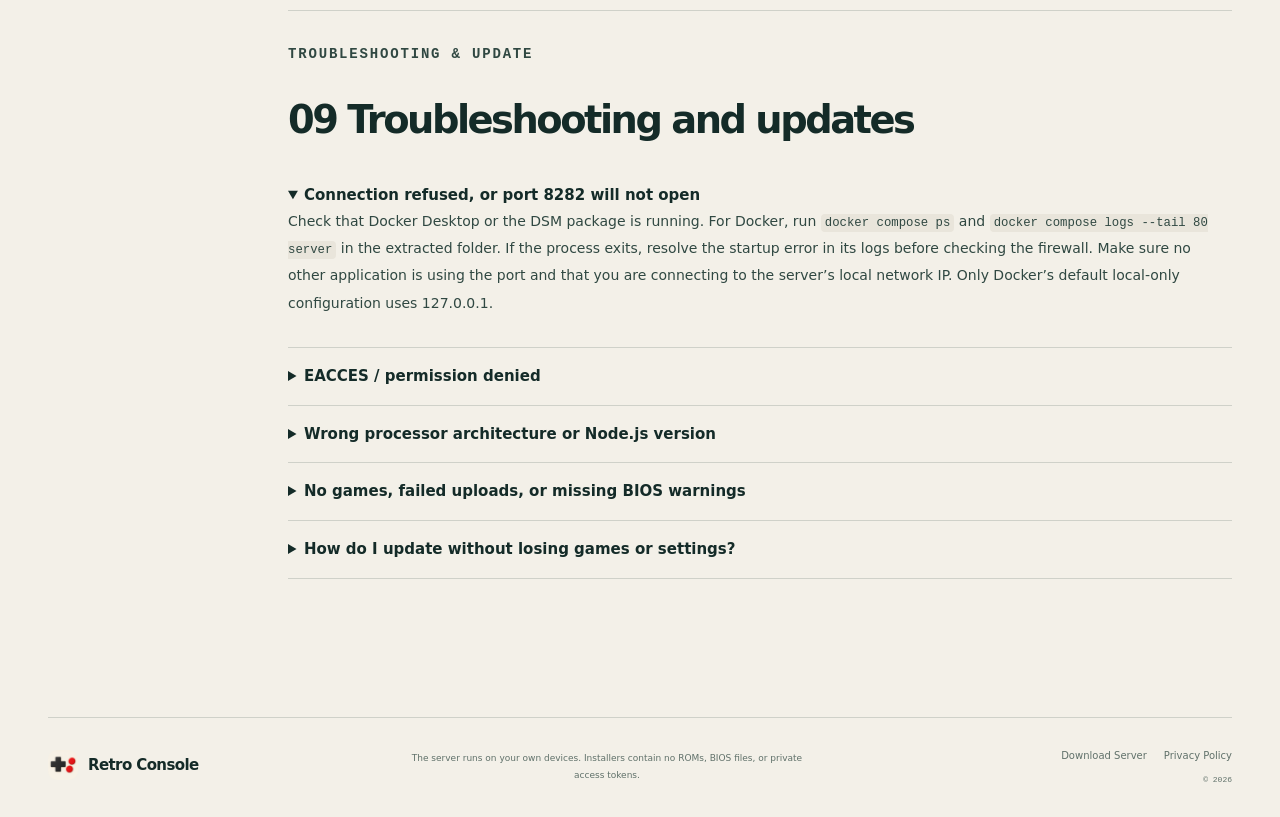
<file: install.html>
<!doctype html>
<html lang="zh-CN">
  <head>
    <meta charset="utf-8">
    <meta property="og:url" content="https://getretroconsole.com/install.html">
    <link rel="canonical" href="https://getretroconsole.com/install.html">
    <script src="language.js?v=7c945b831b"></script>
    <meta name="viewport" content="width=device-width, initial-scale=1">
    <meta name="theme-color" content="#0b1717">
    <meta name="description" content="安装 Mac 应用管理本地 ROM 或连接群晖，也可部署 Docker 或群晖资料库服务器；逐步完成目录、BIOS 与客户端配置。">
    <title>安装指南 — Retro Console</title>
    <link rel="icon" type="image/png" sizes="32x32" href="assets/favicon-32.png">
    <link rel="apple-touch-icon" sizes="180x180" href="assets/apple-touch-icon.png">
    <link rel="alternate" hreflang="zh-Hans" href="https://getretroconsole.com/install.html">
    <link rel="alternate" hreflang="en" href="https://getretroconsole.com/en/install.html">
    <link rel="alternate" hreflang="x-default" href="https://getretroconsole.com/install.html">
    <link rel="stylesheet" href="styles.css?v=ae82582086">
    <script src="script.js?v=56313321a7" defer></script>
  </head>
  <body>
    <header class="site-header scrolled" data-header>
      <a class="brand" href="index.html" aria-label="返回 Retro Console 首页"><img class="brand-icon" src="assets/site-icon-128.png" alt="" width="128" height="128" decoding="async"><span>Retro Console</span></a>
      <nav id="site-nav" aria-label="主导航"><a href="index.html#experience">产品体验</a><a href="index.html#systems">支持系统</a><a href="index.html#download">下载</a><a href="server.html">自建资料库</a><a class="current" aria-current="page" href="install.html">指南</a></nav>
      <div class="header-actions"><a class="language-switch" data-language="en" href="en/install.html" lang="en" aria-label="Switch to English">English</a><a class="header-cta" href="index.html#download">下载客户端</a><button class="nav-toggle" type="button" aria-controls="site-nav" aria-expanded="false" aria-label="打开导航" data-nav-toggle><span></span><span></span></button></div>
    </header>
    <main class="installation section-shell">
      <header class="installation-intro">
        <p class="eyebrow">STEP BY STEP · LIBRARY SERVER 1.5.1</p>
        <h1>装好应用，<br><em>管理自己的游戏库。</em></h1>
        <p>Mac 应用可以直接管理本地 ROM 并游玩；也可以用电脑或群晖 NAS 存放共享资料库，让电视、Mac 或手机连接。先选适合自己的用法，再配置目录、导入游戏。</p>
        <div class="installation-choice">
          <a href="#macos"><small>01 · 本地开玩</small><strong>先在 Mac 上玩</strong><span>导入自己的游戏，无需配置服务器。→</span></a>
          <a href="#clients"><small>02 · 连接设备</small><strong>我已经有资料库</strong><span>把手机、电视或 Mac 连接到已有服务器。→</span></a>
          <a href="#computer"><small>03 · 多端共享</small><strong>建立共享资料库</strong><span>用自己的电脑，集中整理和分享游戏。→</span></a>
        </div>
        <p class="installation-secondary">使用群晖 NAS？<a href="#synology">直接查看 DSM 7 安装指南 →</a></p>
      </header>
      <div class="installation-layout">
        <nav class="installation-toc" aria-label="指南目录"><strong>安装与配置</strong><a href="#computer">01 普通电脑安装</a><a href="#synology">02 群晖安装</a><a href="#macos">03 Mac 应用 · 本地或群晖</a><a href="#library">04 目录与游戏导入</a><a href="#bios">05 BIOS 与固件</a><a href="#network">06 允许局域网访问</a><a href="#clients">07 连接客户端</a><a href="#rom-formats">08 支持的 ROM 类型</a><a href="#troubleshooting">09 故障与升级</a></nav>
        <div class="installation-content">
          <section id="computer" class="installation-section">
            <p class="eyebrow">WINDOWS · MACOS · LINUX</p><h2>01 普通电脑安装</h2>
            <ol class="instruction-steps">
              <li><h3>安装并启动 Docker</h3><p>Windows 或 macOS 安装 Docker Desktop，安装后打开应用，等待引擎启动。Mac 请按自己的 Apple 芯片或 Intel 芯片选择版本；Windows 按官方安装器要求启用 WSL 2 等组件。Linux 可安装 Docker Engine 与 Compose 插件。</p><p><a href="https://docs.docker.com/compose/install/" target="_blank" rel="noopener noreferrer">Docker 官方安装说明 ↗</a> · <a href="https://docs.docker.com/desktop/setup/install/windows-install/" target="_blank" rel="noopener noreferrer">Windows ↗</a> · <a href="https://docs.docker.com/desktop/setup/install/mac-install/" target="_blank" rel="noopener noreferrer">macOS ↗</a></p><p>打开终端，Windows 可用 PowerShell，检查下面两条命令。第二条能显示服务端信息，才说明引擎已运行。</p><pre><code>docker compose version
docker info</code></pre></li>
              <li><h3>下载并解压服务器 ZIP</h3><p>前往<a href="server.html">服务器端下载页</a>，选择「普通电脑 · Docker Compose」。把 ZIP 完整解压到准备长期保留的文件夹，确认其中有 <code>compose.yaml</code>、<code>Dockerfile</code>、<code>app</code> 和 <code>README.md</code>，不要在压缩包内直接操作。</p></li>
              <li><h3>创建资料库文件夹</h3><p>在 <code>compose.yaml</code> 同级创建名为 <code>library</code> 的文件夹。它将保存游戏包、BIOS 和封面。已有目录也可以使用：复制 <code>.env.example</code> 为 <code>.env</code>，把 <code>FC_LIBRARY_HOST_PATH</code> 改成该目录的绝对路径。Windows 使用类似 <code>D:/Games/FCEmulatorLibrary</code> 的路径。</p><p>文件必须叫 <code>.env</code>，不要保存成 <code>.env.txt</code>。Docker Desktop 若询问是否允许访问此文件夹，请允许共享该目录。</p></li>
              <li><h3>启动并打开管理页面</h3><p>Windows：在解压后的文件夹空白处右键，选择「在终端中打开」（也可使用 PowerShell）。Mac：打开「终端」，输入 <code>cd</code> 加一个空格，把解压后的文件夹拖进终端，再按回车。Linux：在文件管理器中选择「在终端打开」。确认当前目录中能找到 <code>compose.yaml</code>，然后运行：</p><pre><code>docker compose up -d --build
docker compose ps</code></pre><p>首次构建需要联网获取基础镜像。看到 <code>server</code> 正在运行后，在<strong>同一台电脑</strong>浏览器打开 <a href="http://127.0.0.1:8282/" target="_blank" rel="noopener noreferrer"><code>http://127.0.0.1:8282/</code></a>，继续下方的<a href="#library">目录配置</a>。当前默认只允许本机访问，电视连接前还需要完成<a href="#network">局域网设置</a>。</p></li>
            </ol>
          </section>
          <section id="synology" class="installation-section">
            <p class="eyebrow">SYNOLOGY DSM 7</p><h2>02 群晖安装</h2>
            <ol class="instruction-steps">
              <li><h3>准备 Node.js 与公开 SPK</h3><p>在 DSM「套件中心」安装适用于本机的 Node.js 18 或更高版本；启动脚本支持查找 Node.js 18、20、22 套件。随后前往<a href="server.html">服务器端下载页</a>下载群晖 SPK。公开包不附带 Node 运行时，标记为 <code>noarch</code>；仍需要 NAS 上可运行的 Node.js。</p></li>
              <li><h3>手动安装套件</h3><p>在「套件中心 → 手动安装」选择下载的 SPK，核对套件名称 <strong>Retro Console Library</strong> 后按向导完成安装。正式版管理端口为 <strong>8282</strong>。</p></li>
              <li><h3>创建资料库并授予权限</h3><p>通过 DSM「控制面板 → 共享文件夹」准备一个专门存放游戏资料库的共享文件夹，例如 <code>FCEmulatorLibrary</code>。进入该共享文件夹的「编辑 → 权限」，把用户类型切换为<strong>系统内部用户</strong>，给 <code>FCEmulatorLibrary</code> 账号勾选<strong>读取/写入</strong>并应用。</p><p>这是套件账号，不是你登录 DSM 使用的管理员账号。若只授权共享文件夹中的某个子目录，还要让套件账号能够穿过上级目录；只给最深处的文件夹读写权限可能仍会报「拒绝访问」。优先使用独立共享文件夹，避免向无关目录授予权限。</p></li>
              <li><h3>启动并打开管理页面</h3><p>在套件中心启动服务，点击「打开」，或在浏览器输入 <code>http://你的群晖局域网IP:8282/</code>。不要使用 DSM 的 5000 / 5001 端口代替服务器端口。若 DSM 开启了防火墙，允许受信任局域网访问 TCP 8282。</p><p>进入网页「设置」后选择资料库的真实路径：可能是 <code>/volume1/FCEmulatorLibrary</code>，也可能是 <code>/volume2/FCEmulatorLibrary</code>，以 NAS 实际存储卷为准。不要把 Mac 上的 <code>/Volumes/…</code> 路径直接填到群晖中。</p></li>
            </ol>
          </section>
          <section id="macos" class="installation-section">
            <p class="eyebrow">MAC APP · LOCAL OR SYNOLOGY</p><h2>03 Mac 应用：自己管理游戏，也能连接群晖</h2>
            <p><strong>只在 Mac 上玩，安装 Mac 应用就够了，无需群晖或 Docker。</strong>你可以直接管理自己的本地 ROM 资料库；已有群晖资料库时，也可以把 Mac 当作客户端连接它。下面先介绍本地用法，再介绍如何切换到群晖。</p>
            <ol class="instruction-steps">
              <li><h3>安装 Mac 应用</h3><p>前往<a href="index.html#download">客户端下载区</a>下载 macOS DMG。当前版本适用于 Apple 芯片 Mac，要求 macOS 14 Sonoma 或更高版本。打开 DMG，把应用拖到「应用程序」，再从「应用程序」打开。仅本地使用时，不必执行下面的 Docker 安装步骤。</p></li>
              <li><h3>选择自己的 ROM 目录</h3><p>打开应用的「设置 → NAS / 远程资料库」，用服务器地址与本地目录之间的开关切到本地模式，再点击「选择目录…」。第一次使用可选一个新的空文件夹，例如自己创建的「Retro Console 游戏库」；应用会把空目录准备为可移植资料库。已有 ROM 文件夹也可以直接选择，文件按原位置读取；在访达里增删文件后，回到这里点击「刷新」。</p><p><strong>你选择的是公共 ROM 目录，不是 App 的私有索引位置。</strong>索引、缓存和游戏存档由 App 自己管理，无需另选路径。使用上述空目录建立的可移植资料库时，导入的游戏会整理并写入该目录；明确设置或补全封面时，封面也会按公共资料库格式写回。备份时请保留自己的 ROM 资料库；该目录并不等于 App 的全部设置与存档。</p></li>
              <li><h3>在「ROM 管理」中导入和整理</h3><p>切到本地模式后，在游戏页打开「ROM 管理」，选择「导入 → ROM 文件…」，选中自己合法拥有或获得授权的 ROM。ZIP / 7z 中只放一个卡带文件时，可由导入器识别；已经整理好的通用游戏包用「游戏包 (.zip / 目录)…」，含根 <code>library.json</code> 的完整资料库用「整个资料库目录…」。不要把普通多游戏 ZIP 当作一个游戏包。</p><p>导入后检查游戏列表和具体错误。可以搜索、收藏，点击「编辑」修改名称、分类和封面，或使用「补全缺失封面」搜索公开封面来源。游戏名称和你自己的文件名会保留；切换界面语言不会翻译或改写原始游戏资料。下方<a href="#rom-formats">ROM 类型说明</a>解释常见后缀和容器；其中格式表是服务器入口的清单，不能视作 Mac 对每款游戏的兼容保证。</p></li>
              <li><h3>按游戏需要补 BIOS，再启动验证</h3><p>在「ROM 管理 → 导入」菜单选择对应的 BIOS 或固件入口，例如 FDS BIOS、PlayStation BIOS。只使用自己有权使用的文件，按<a href="#bios">BIOS 与固件说明</a>准备正确的机型和地区；普通 NES 卡带不需要 FDS BIOS。不要把 BIOS 当作游戏卡带，也不要仅靠改名让文件通过校验。</p><p>返回游戏页实际启动游戏。导入成功说明文件已加入资料库；能否正常进入游戏，还取决于 BIOS、卡带硬件以及当前内核的兼容性。</p></li>
            </ol>
            <figure class="installation-image"><a href="assets/install-macos-zh.png" target="_blank" rel="noopener"><img src="assets/install-macos-zh.png" alt="Mac 中文 ROM 管理界面：导入菜单、搜索与筛选、编辑和收藏按钮，以及项目自制示例游戏" loading="lazy" width="2640" height="1100" decoding="async"></a><figcaption>真实 macOS 1.3.4 中文界面，使用项目自制示例游戏和演示资料；图片裁去了底部空白，点击可放大。顶部 BIOS 状态可横向滚动，具体可用功能以所装版本为准。</figcaption></figure>
            <h3>已经有群晖？Mac 也可以直接连接</h3>
            <ol class="instruction-steps">
              <li><h3>取得群晖资料库地址</h3><p>按<a href="#synology">群晖安装</a>和<a href="#library">资料库配置</a>准备好 NAS，在管理网页复制「资料库地址」，形如 <code>http://群晖的局域网IP:8282/library/</code>。Mac 与群晖应在可互通的同一局域网。地址要带 <code>/library/</code>，不是 DSM 的登录地址。</p></li>
              <li><h3>切到服务器模式并添加来源</h3><p>回到 Mac「设置 → NAS / 远程资料库」，把中间开关切回服务器模式，填写「服务器地址」。服务器设有访问令牌时，选择「Bearer Token」并填写同一 Token；先点「测试连接」，再点「添加资料库」。连接过程与<a href="#clients">其他客户端</a>相同，不需要在 Mac 另装 Docker。</p><p>本地目录和服务器是两种来源模式：使用本地目录时，服务器同步会暂停；切回服务器后再继续同步。切换模式不会把两边自动合并。已有来源可在「管理来源」中查看和同步。</p></li>
            </ol>
          </section>
          <section id="library" class="installation-section">
            <p class="eyebrow">FIRST SETUP</p><h2>04 设置目录，上传游戏</h2><p>1.3.4 起，管理页面右上角可选择「中文 / English」。首次打开会按浏览器语言显示，之后记住你的选择。切换会刷新当前页面；请先完成上传或保存，并关闭打开的弹窗。</p>
            <ol class="instruction-steps">
              <li><h3>选择服务器能看见的目录</h3><p>打开管理网页右上角「设置」，在「资料库目录（服务器绝对路径）」中填写或浏览选择目录。<strong>Docker 填 <code>/library</code></strong>，这是容器内的路径；电脑上的真实目录由 <code>.env</code> 的 <code>FC_LIBRARY_HOST_PATH</code> 决定。群晖填上一步确认的 <code>/volume…/共享文件夹</code> 路径。</p><p>设置「资料库名称」，保存并等待页面刷新。首次使用建议先选择一个空目录。已有可移植资料库请选择包含根 <code>library.json</code> 的目录；目录里的旧文件请先备份。</p></li>
              <li><h3>设置管理 Token</h3><p>仍在「设置」中，为「管理 Token」填写自己生成的<strong>至少 16 个字符</strong>的访问令牌，然后保存。保存后，上传、删除和修改设置等管理操作需要该 Token；换浏览器访问时，按页面提示输入同一 Token。它不是 DSM 密码，也不是 DeepSeek API Key。</p><p>不使用联网资料补全时，无需填写 DeepSeek API Key。公开包没有预置任何人的密钥或账号。</p></li>
              <li><h3>上传一款自己的 ROM</h3><p>回到「游戏」页，点击「上传 ROM」选择文件，或拖入上传区域。ZIP / 7z 会按内部内容识别系统，不能仅凭文件名认定主机。街机驱动包应保留原名；需要声明的 Atari 卡带会弹出制式、板卡或控制器选择，按真实卡带填写。</p><p>上传结束后查看结果和游戏列表。出现「已加入」或「已存在」代表入库或去重成功；若还有启动依赖提示，请继续处理<a href="#bios">BIOS 与固件</a>，不要把上传成功等同于已经验证游戏能运行。</p></li>
            </ol>
            <figure class="installation-image"><a href="assets/install-settings.png" target="_blank" rel="noopener"><img src="assets/install-settings.png" alt="服务器设置面板：资料库名称、服务器绝对路径与管理 Token 输入项" loading="lazy" width="900" height="719" decoding="async"></a><figcaption>在设置中确认路径与访问令牌。截图为演示数据；点击图片查看原图。</figcaption></figure>
            <figure class="installation-image"><a href="assets/install-library.png" target="_blank" rel="noopener"><img src="assets/install-library.png" alt="游戏管理页面：ROM 上传区域、上传结果与游戏列表" loading="lazy" width="1360" height="1000" decoding="async"></a><figcaption>上传后同时检查结果和游戏列表。截图为演示数据。</figcaption></figure>
          </section>
          <section id="bios" class="installation-section">
            <p class="eyebrow">BIOS &amp; FIRMWARE</p><h2>05 补齐启动所需文件</h2>
            <p>公开安装包不含 ROM 或主机 BIOS。打开管理网页「BIOS 与固件」，按对应卡片选择自己拥有的文件；页面会校验内容身份，错误文件会显示原因，不会覆盖原来已经验证的合法文件。</p>
            <div class="installation-table"><table><thead><tr><th>主机或游戏</th><th>需要准备什么</th></tr></thead><tbody>
              <tr><td>Famicom 磁碟机 FDS</td><td><code>disksys.rom</code>；普通 NES 卡带不需要。</td></tr>
              <tr><td>Neo Geo / IGS PGM</td><td>分别上传 <code>neogeo.zip</code> / <code>pgm.zip</code>。</td></tr>
              <tr><td>PlayStation / Mega CD</td><td>与游戏地区匹配的 BIOS；按文件身份自动区分日、美、欧版。</td></tr>
              <tr><td>PC Engine CD</td><td>有效的 System Card；Super CD-ROM² 游戏需要 3.0。</td></tr>
              <tr><td>世嘉土星 Sega Saturn</td><td>与游戏地区匹配的土星 BIOS（日本或海外），由文件身份判定。</td></tr>
              <tr><td>PSP</td><td>不需要 BIOS。系统字体（<code>flash0</code> 的 <code>.pgf</code>）可选，用到系统字体的游戏才需要。</td></tr>
              <tr><td>Sega 32X</td><td>主 SH-2、副 SH-2、MD 侧三件 BIOS，按卡片提示逐件上传。</td></tr>
              <tr><td>Neo Geo Pocket</td><td>对应单色 / 彩色机型的 BIOS，以及对应的首启 NVRAM。</td></tr>
              <tr><td>Atari 5200 / 7800</td><td>5200 使用 <code>atari5200-bios.rom</code>；7800 当前客户端需要游戏制式对应的 NTSC / PAL BIOS，HSC 只用于声明 High Score Cartridge 的卡带。</td></tr>
              <tr><td>Game Boy Advance</td><td>外部 <code>gba_bios.bin</code> 可选，未上传时客户端使用内置实现。</td></tr>
              <tr><td>Super NES</td><td>IPL 与部分协处理器已有内置实现；只有相应卡带需要的外部固件才需上传，例如使用 ST011 / ST018 的卡带。不要把同尺寸的其他文件改名冒充固件。</td></tr>
            </tbody></table></div>
            <p>ROM 上传后若缺少依赖，页面会保留「ROM 已入库」的启动依赖提示，后续其他文件上传成功不会把它盖掉。点击「前往 BIOS 与固件」补齐文件，再重新上传该 ROM 确认；原有提示是上传当时的记录，可以手动关闭。CPS2 游戏还需匹配的 <code>.key</code>，可随自己的 ROM ZIP 提供。</p>
            <figure class="installation-image"><a href="assets/install-bios.png" target="_blank" rel="noopener"><img src="assets/install-bios.png" alt="BIOS 与固件页面：按主机和地区区分的上传卡片，包含 Atari 5200、7800 与可选 GBA BIOS" loading="lazy" width="1360" height="1000" decoding="async"></a><figcaption>按卡片检查缺少、可选与已验证状态；文件校验通过后才会标记为已验证。</figcaption></figure>
          </section>
          <section id="network" class="installation-section">
            <p class="eyebrow">LOCAL NETWORK</p><h2>06 允许局域网设备访问</h2>
            <p>先完成管理 Token 设置，再开放给电视或其他设备。让服务器与客户端处在同一个可互通的局域网；访客 Wi-Fi 或路由器的设备隔离可能阻止连接。</p>
            <ol class="instruction-steps">
              <li><h3>Docker：绑定电脑的局域网地址</h3><p>在系统网络设置里查看电脑的局域网 IPv4 地址。编辑解压目录中的 <code>.env</code>，把 <code>FC_LIBRARY_BIND_IP=127.0.0.1</code> 的地址部分换成这台电脑的实际局域网地址，端口保留 <code>FC_LIBRARY_PORT=8282</code>。随后在同一目录运行：</p><pre><code>docker compose up -d</code></pre><p>如果改用现有资料库，<code>FC_LIBRARY_HOST_PATH</code> 仍指向原来的宿主机目录。不要删掉该配置。绑定局域网地址后，请在浏览器改用 <code>http://电脑的局域网IP:8282/</code>；只绑定该地址时，原来的 127.0.0.1 地址可能不再可用。</p></li>
              <li><h3>群晖：确认端口与防火墙</h3><p>原生 SPK 启动后使用 NAS 的 8282 端口，通常无需 Docker 的绑定设置。若有 DSM 防火墙规则，仅对受信任局域网放行 TCP 8282。不要向互联网做端口转发。</p></li>
              <li><h3>先用另一台设备验证</h3><p>在同一网络另一台电脑或手机浏览器输入服务器的局域网地址与 8282 端口。能打开管理页面后，再配置客户端。客户端里的 <code>127.0.0.1</code> 指它自己，不能用来连接另一台电脑或 NAS。</p></li>
            </ol>
          </section>
          <section id="clients" class="installation-section">
            <p class="eyebrow">IPHONE · ANDROID TV · APPLE TV · MACOS</p><h2>07 连接客户端资料库</h2>
            <p>iPhone 与 Apple TV 客户端可从 <a href="https://apps.apple.com/app/id6806745032" target="_blank" rel="noopener">App Store</a> 安装；iPhone 版要求 iOS 17.0 或更高版本。</p>
            <ol class="instruction-steps">
              <li><h3>取得资料库根地址</h3><p>通过服务器<strong>局域网地址</strong>打开管理网页，点击右上角「资料库地址」。客户端使用的地址形如 <code>http://服务器的局域网IP:8282/library/</code>。这与浏览器管理页的根地址不同，末尾要保留 <code>/library/</code>，无需手工追加 <code>library.json</code>。</p></li>
              <li><h3>在客户端填写地址与认证</h3><p>在 Android TV、Apple TV 或 macOS 客户端打开「设置 → NAS / 远程资料库」，填写「服务器地址」。服务器启用了 Token 时，认证方式选择「Bearer Token」，填入与管理网页相同的访问令牌。不要把 DSM 用户名密码填成 Token。</p><p>macOS 若提示正在使用本地 ROM 目录、服务器同步已暂停，先切回远程资料库模式再继续。</p></li>
              <li><h3>测试并添加资料库</h3><p>先使用「测试连接」检查地址和认证，再使用「添加资料库」完成同步。已添加的来源可在「资料库来源」中测试或同步。完成后回到游戏页，检查游戏能否下载，再实际启动一局；个别内核的兼容性与 BIOS 是否齐全仍需以实际游戏表现为准。</p></li>
            </ol>
          </section>
          <section id="rom-formats" class="installation-section">
            <p class="eyebrow">HELP · ROM FORMATS</p><h2>08 服务器支持哪些 ROM？</h2>
            <p>ROM 是你导出的游戏文件；ZIP / 7z 是把文件装在一起的压缩容器。下面列的是 <strong>1.5.1 服务器上传入口</strong>实际接受的类型，不等同于每款游戏都能运行，也不把客户端单独支持的格式算进来。先在「设置」中选好资料库目录，再上传。</p>
            <h3>卡带与磁碟游戏</h3>
            <p>下表的「单文件 ZIP / 7z」指压缩包内只放<strong>一个对应格式的游戏文件</strong>。封面、说明文档和其他游戏请不要混在同一压缩包内；系统会按成员内容校验，不会把所有 ZIP 都当作街机。文件可在子目录内；常见系统元数据会忽略，危险路径或损坏压缩包会拒绝。</p>
            <div class="installation-table"><table><thead><tr><th>主机</th><th>裸文件与 ZIP / 7z 内的成员</th><th>识别与依赖</th></tr></thead><tbody>
              <tr><td>NES / Famicom</td><td><code>.nes</code>；支持单文件 ZIP / 7z</td><td>读取 NES 头与 mapper；具体 mapper 仍需客户端支持，普通卡带不需要 FDS BIOS。</td></tr>
              <tr><td>Famicom Disk System</td><td><code>.fds</code>、<code>.qd</code>；支持单文件 ZIP / 7z</td><td>归入 NES 系统，使用 FDS mapper 20 路径；需要 <code>disksys.rom</code>，与 NES 卡带不同。</td></tr>
              <tr><td>Super NES / Super Famicom</td><td><code>.sfc</code>、<code>.smc</code>；支持单文件 ZIP / 7z</td><td>检查卡带芯片；IPL 和部分协处理器内置，外部固件按游戏需要准备。</td></tr>
              <tr><td>Mega Drive / Genesis</td><td><code>.bin</code>、<code>.md</code>、<code>.gen</code>；支持单文件 ZIP / 7z</td><td>这些扩展名也可能用于 32X，系统会继续读头部确认。</td></tr>
              <tr><td>Sega 32X</td><td><code>.32x</code>，以及内容被识别为 32X 的 <code>.bin</code> / <code>.md</code> / <code>.gen</code>；支持单文件 ZIP / 7z</td><td>需要主、副 SH-2 和 MD 侧三件适配器 BIOS。</td></tr>
              <tr><td>Master System</td><td><code>.sms</code>；支持单文件 ZIP / 7z</td><td>按主机头部与卡带约束校验。</td></tr>
              <tr><td>Game Gear</td><td><code>.gg</code>；支持单文件 ZIP / 7z</td><td>系统由卡带内容继续校验。</td></tr>
              <tr><td>SG-1000</td><td><code>.sg</code>；支持单文件 ZIP / 7z</td><td>按 SG-1000 卡带约束校验。</td></tr>
              <tr><td>Game Boy / Game Boy Color</td><td><code>.gb</code>、<code>.gbc</code>；支持单文件 ZIP / 7z</td><td>由头部决定 GB / GBC，不能只看扩展名；不支持的卡带控制器会拒绝。</td></tr>
              <tr><td>Game Boy Advance</td><td><code>.gba</code>；支持单文件 ZIP / 7z</td><td>外部 BIOS 可选；未上传时客户端有内置实现。</td></tr>
              <tr><td>WonderSwan / WonderSwan Color</td><td><code>.ws</code>、<code>.wsc</code>；支持单文件 ZIP / 7z</td><td>同一系统入口，由卡带内容区分机型。</td></tr>
              <tr><td>Neo Geo Pocket / Color</td><td><code>.ngp</code>、<code>.ngc</code>；支持单文件 ZIP / 7z</td><td>按机型准备 BIOS 与首启 NVRAM。</td></tr>
              <tr><td>PC Engine / TurboGrafx-16 HuCard</td><td><code>.pce</code>；支持单文件 ZIP / 7z</td><td>这是卡带入口，与需要 System Card 的 CD 游戏分开；System Card 本身会识别为固件。</td></tr>
              <tr><td>Nintendo 64</td><td><code>.z64</code>、<code>.v64</code>、<code>.n64</code>；支持单文件 ZIP / 7z</td><td>三种字节序统一保存为 <code>.z64</code>；按 CIC 与卡带头声明存档类型、地区和实时时钟，不需要 BIOS。</td></tr>
              <tr><td>Atari 2600</td><td><code>.a26</code>；支持单文件 ZIP / 7z</td><td>需要正确的制式、板卡与输入声明，页面按缺项提问；不能按标题猜 mapper。</td></tr>
              <tr><td>Atari 5200</td><td><code>.a52</code>，包括受校验的 CART 头；支持单文件 ZIP / 7z</td><td>板型有歧义时需声明，可指定 2 / 4 端口机型；需要 5200 BIOS。</td></tr>
              <tr><td>Atari 7800</td><td><code>.a78</code>，包括受校验的 A78 头；支持单文件 ZIP / 7z</td><td>无头映像须匹配已知卡带表，A78 头须有效；需要对应制式 BIOS，HSC 按卡带声明准备。</td></tr>
            </tbody></table></div>
            <p><strong>Atari 的 <code>.bin</code> 有额外限制：</strong>只有文件内容指纹匹配已知卡带表时，网页才会自动判定它属于哪台 Atari。未知 <code>.bin</code> 不能仅凭名字确定系统，且与 Mega Drive 的扩展名冲突；请使用可明确主机的正确卡带格式，按页面填写真实制式、板卡和控制器信息。选择一个猜测的板型不能让不支持的卡带变成可运行。</p>
            <h3>光盘游戏</h3>
            <div class="installation-table"><table><thead><tr><th>主机</th><th>可上传内容</th><th>需要注意</th></tr></thead><tbody>
              <tr><td>PlayStation</td><td><code>.fcps1</code>；CD 镜像 <code>.chd</code>；ZIP / 7z 中的 CUE + BIN、CHD，或 CloneCD 的 CCD + 同名 IMG（及可选 SUB）</td><td>按光盘身份识别，需要对应地区 BIOS。</td></tr>
              <tr><td>Mega CD / Sega CD</td><td><code>.fcmcd</code>；CD 镜像 <code>.chd</code>，或 ZIP / 7z 中的 CUE + BIN、CHD，或 CloneCD CCD + IMG（及可选 SUB）</td><td>经过光盘内容探测分流到 Mega CD，不是把任何 BIN 都当光盘；需要对应地区 BIOS。</td></tr>
              <tr><td>PC Engine CD</td><td><code>.fcpcecd</code>；CD 镜像 <code>.chd</code>，或 ZIP / 7z 中的 CUE + BIN、CHD，或 CloneCD CCD + IMG（及可选 SUB）</td><td>按光盘内容探测分流；需要有效 System Card，Super CD-ROM² 游戏需 3.0。</td></tr>
              <tr><td>Sega Saturn</td><td><code>.fcsat</code>；CD 镜像 <code>.chd</code>，或 ZIP / 7z 中的 CUE + BIN、CHD，或 CloneCD CCD + IMG（及可选 SUB）</td><td>按光盘系统 ID 识别并取地区；需要对应地区（日本 / 海外）的土星 BIOS。需要 ROM 扩展卡带的少数游戏会拒收。</td></tr>
              <tr><td>PSP</td><td>UMD 镜像 <code>.iso</code>、<code>.cso</code>（CISO），直接上传，不要再打包</td><td>按镜像内的 <code>PSP_GAME/PARAM.SFO</code> 与 <code>EBOOT.BIN</code> 识别，不是把任何 ISO 都当 PSP；不需要 BIOS。ZSO、DAX 与 CHD 格式的 PSP 镜像不接受。系统字体可在「BIOS 与固件」页另行上传（可选）。</td></tr>
            </tbody></table></div>
            <p><code>.cue</code> 是轨道目录，不是游戏数据本身。请把它与所引用的全部 BIN 按原相对路径装进同一个 ZIP / 7z，<strong>不要只上传 CUE，也不要把裸 BIN 当作光盘上传</strong>。同一游戏的多张盘可在一个包内，每盘一份 CUE / CHD / CCD；不要混用这几种布局，也不要把不同游戏混成一个包。<code>.fcps1</code> / <code>.fcmcd</code> / <code>.fcpcecd</code> 是本项目的光盘包格式，不能靠修改扩展名生成。</p>
            <h3>街机、Neo Geo 与 PGM</h3>
            <p>使用完整驱动集 <strong><code>.zip</code> / <code>.7z</code></strong>，保留原始驱动文件名和内部芯片文件，服务器会核对内容。这里是一个游戏含多块芯片的集合，不适用上面的「仅一个 ROM 成员」规则。Neo Geo 需另备 <code>neogeo.zip</code>，PGM 需 <code>pgm.zip</code>；CPS2 还需匹配的 <code>.key</code>。</p>
            <p>拆分子集可能缺少母集芯片或设备 ROM；缺这些文件时不能运行。部分 ZIP 子集可从已经入库的匹配母集补全；若报缺母集，请先上传正确完整母集，不能靠改名或只上传子集解决。并非任何 MAME 驱动或任意来源 ROM 集都受当前内核支持。</p>
            <p><strong>CPS3 使用独立「CPS3 街机」区域：</strong>上传 MAME 游戏集 ZIP（含卡带 BIOS）和对应 CloneCD 光盘 <code>.img</code>，服务端再安装为游戏。这个裸 IMG 入口专用于 CPS3，不是 PlayStation 的通用裸 IMG 入口。已有本项目 <code>.fcc3</code> 安装游戏包可由服务器导入，但必须先配置资料库目录；改名的文件不算有效安装包。</p>
            <p>没有在本表列出的类型，请勿仅凭客户端菜单或扩展名猜测服务器能上传。</p>
          </section>
          <section id="troubleshooting" class="installation-section">
            <p class="eyebrow">TROUBLESHOOTING &amp; UPDATE</p><h2>09 常见故障与升级</h2>
            <details open><summary>网页提示连接被拒绝，或打不开 8282</summary><p>先看 Docker Desktop / DSM 套件是否正在运行；Docker 在解压目录执行 <code>docker compose ps</code> 和 <code>docker compose logs --tail 80 server</code>。若进程退出，应先处理日志中的启动错误，再检查防火墙。确认端口没有被其他程序占用，并核对访问的是服务器局域网 IP；只有 Docker 默认本机模式使用 127.0.0.1。</p></details>
            <details><summary>提示 EACCES / permission denied</summary><p>这是文件系统权限问题。群晖检查内部系统用户 <code>FCEmulatorLibrary</code> 对所选共享文件夹的读写权限，以及每一级父目录的穿越权限；不要只检查 DSM 登录账号。Docker 检查挂载目录是否允许容器 UID/GID <code>1000:1000</code> 写入，以及 Docker Desktop 是否已共享该目录。只修正资料库目录，不要对整块磁盘设置所有人可写。</p><p>群晖启动日志通常位于 <code>/var/packages/FCEmulatorLibrary/var/fc-emulator-library.log</code>。若报错指向临时缓存，也应核对是否安装了最新服务器包；升级后再检查新日志，避免把旧记录当成本次错误。</p></details>
            <details><summary>主机架构或 Node.js 不匹配</summary><p>群晖公开 SPK 的 <code>noarch</code> 表示包内没有固定架构的 Node，不代表可以跳过运行时安装。请在套件中心安装适用于该 NAS 型号的 Node.js 18+。Docker Desktop 也要匹配电脑的 Apple 芯片、Intel / AMD 或 ARM 架构；出现镜像架构不支持或 <code>exec format error</code> 时，先核对运行环境，不要靠更改文件权限处理。</p></details>
            <details><summary>没有游戏、上传失败或提示 BIOS 缺失</summary><p>核对「资料库目录」是服务器可见的真实目录；Docker 中应为 <code>/library</code>。上传失败时读取文件旁的具体错误，固件需同时通过尺寸和身份校验。上传成功但仍有缺 BIOS 提示时，按提示的主机、角色及适用地区补齐；GBA 的外部 BIOS 是可选项，不需要为普通 NES 或不使用外部芯片的 SNES 卡带随意添加 BIOS。</p></details>
            <details><summary>怎样升级并保留游戏和设置？</summary><p>升级前备份资料库和设置。群晖在套件中心对同一 <code>FCEmulatorLibrary</code> 套件执行手动升级，保留原资料库及套件数据；不要把另一个测试实例当作原套件升级。</p><p>Docker 保留原 <code>library</code>、<code>.env</code> 和配置卷，用新版 ZIP 中的程序及 Compose 文件更新原安装目录，再运行：</p><pre><code>docker compose build --pull
docker compose up -d</code></pre><p>如果换了解压位置，务必让 <code>FC_LIBRARY_HOST_PATH</code> 指回原资料库，避免 <code>./library</code> 指向新空目录。<code>docker compose down</code> 用于停止服务；保留数据时不要添加 <code>--volumes</code>，该选项会删除配置卷。</p></details>
          </section>
        </div>
      </div>
    </main>
    <footer class="site-footer section-shell"><a class="brand" href="index.html"><img class="brand-icon" src="assets/site-icon-128.png" alt="" width="128" height="128" loading="lazy" decoding="async"><span>Retro Console</span></a><p>服务器运行在你自己的设备上；安装包不包含 ROM、BIOS 或私人访问令牌。</p><div><a href="server.html">下载服务器</a><a href="privacy.html">隐私政策</a><span>© <span data-year></span></span></div></footer>
  </body>
</html>
</file>
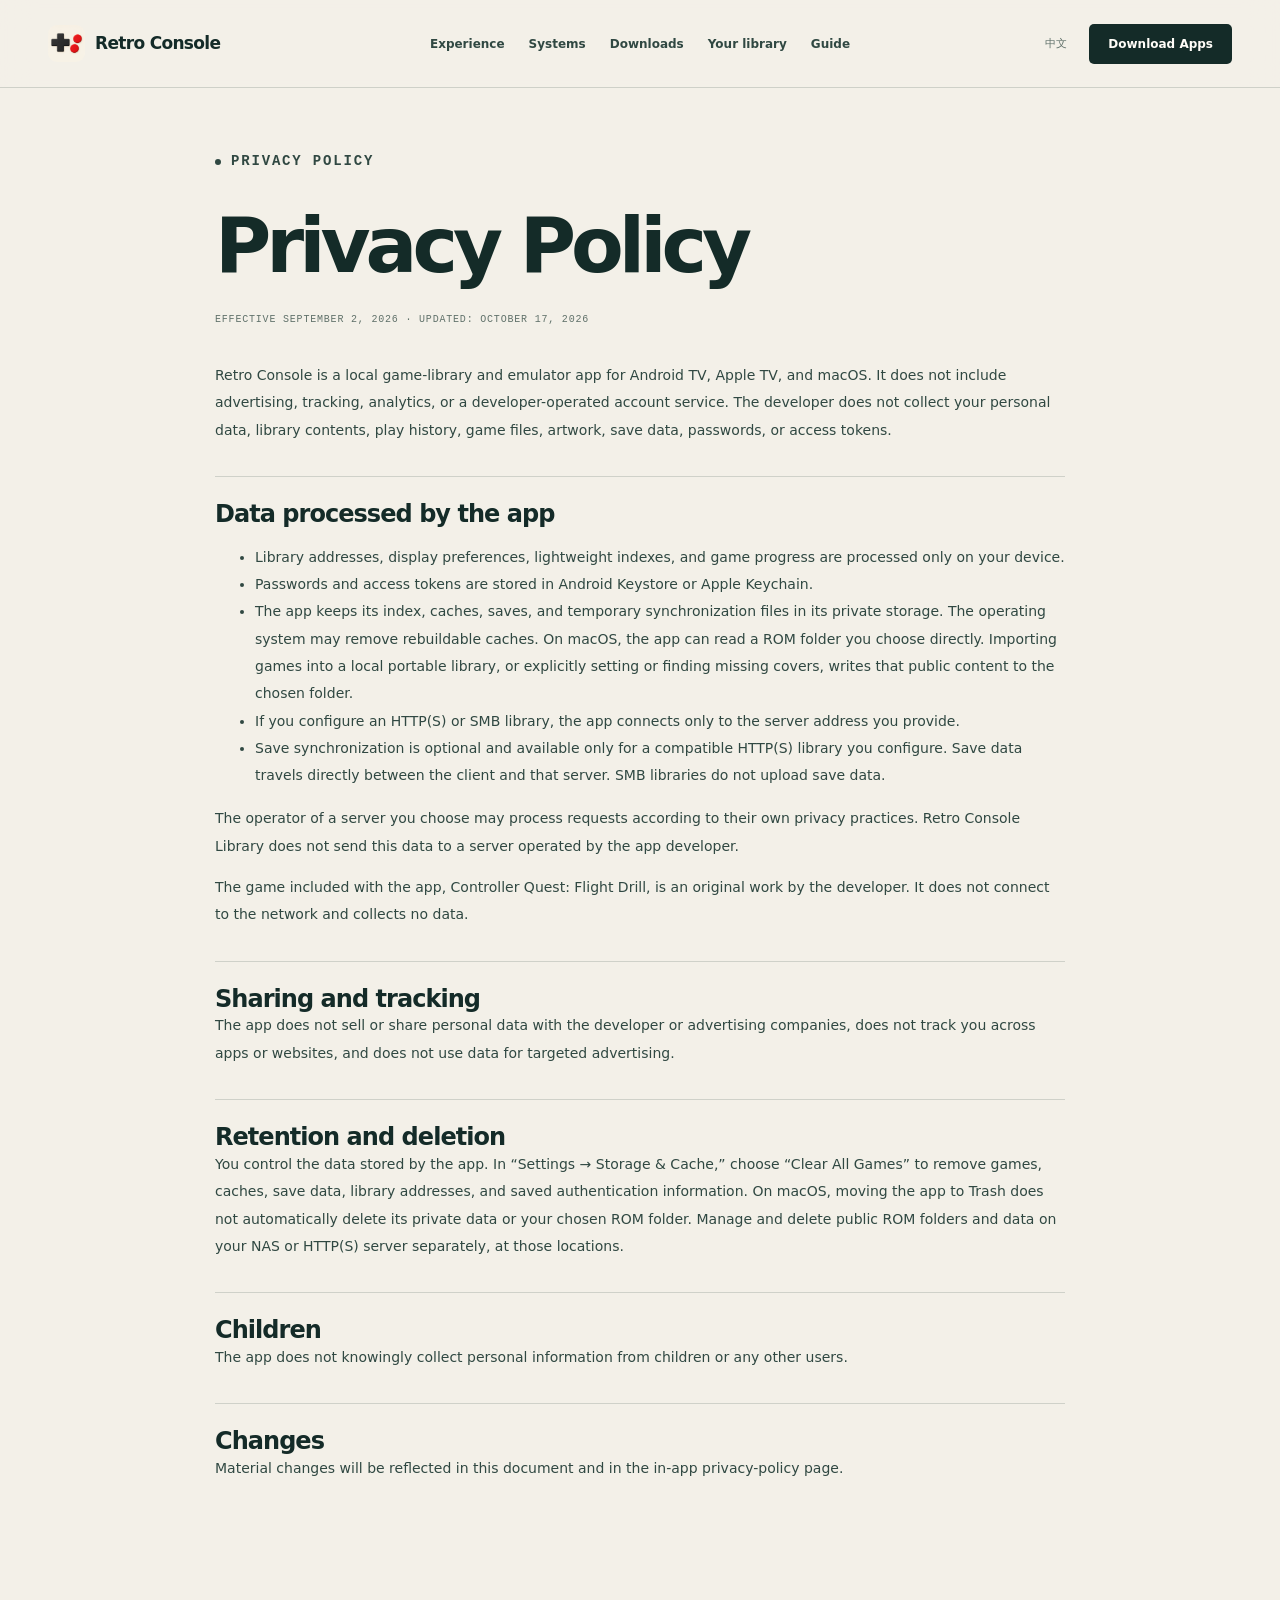
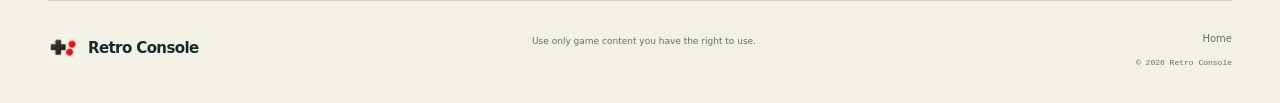
<file: privacy.html>
<!doctype html>
<html lang="zh-CN">
  <head>
    <meta charset="utf-8">
    <meta property="og:url" content="https://getretroconsole.com/privacy.html">
    <link rel="canonical" href="https://getretroconsole.com/privacy.html">
    <script src="language.js?v=7c945b831b"></script>
    <meta name="viewport" content="width=device-width, initial-scale=1">
    <meta name="theme-color" content="#120f0e">
    <meta name="description" content="Retro Console Android TV、Apple TV、macOS 与资料库服务器隐私政策">
    <title>隐私政策 — Retro Console</title>
    <link rel="icon" type="image/png" sizes="32x32" href="assets/favicon-32.png">
    <link rel="icon" type="image/png" sizes="16x16" href="assets/favicon-16.png">
    <link rel="apple-touch-icon" sizes="180x180" href="assets/apple-touch-icon.png">
    <link rel="alternate" hreflang="zh-Hans" href="https://getretroconsole.com/privacy.html">
    <link rel="alternate" hreflang="en" href="https://getretroconsole.com/en/privacy.html">
    <link rel="alternate" hreflang="x-default" href="https://getretroconsole.com/privacy.html">
    <link rel="stylesheet" href="styles.css?v=ae82582086">
    <script src="script.js?v=56313321a7" defer></script>
  </head>
  <body>
    <header class="site-header scrolled" data-header>
      <a class="brand" href="index.html" aria-label="返回 Retro Console 首页"><img class="brand-icon" src="assets/site-icon-128.png" alt="" width="128" height="128" decoding="async"><span>Retro Console</span></a>
      <nav id="site-nav" aria-label="主导航"><a href="index.html#experience">产品体验</a><a href="index.html#systems">支持系统</a><a href="index.html#download">下载</a><a href="server.html">自建资料库</a><a href="install.html">指南</a></nav>
      <div class="header-actions"><a class="language-switch" data-language="en" href="en/privacy.html" lang="en" aria-label="Switch to English">English</a><a class="header-cta" href="index.html#download">下载客户端</a><button class="nav-toggle" type="button" aria-controls="site-nav" aria-expanded="false" aria-label="打开导航" data-nav-toggle><span></span><span></span></button></div>
    </header>

    <main class="policy section-shell">
      <p class="eyebrow"><span></span> Privacy Policy</p>
      <h1>隐私政策</h1>
      <p class="effective">生效日期：2026 年 9 月 2 日 · 更新日期：2026 年 10 月 17 日</p>
      <p>Retro Console 是在 Android TV、Apple TV 与 macOS 上运行的本地游戏资料库和模拟器。应用不包含广告、跨应用跟踪、分析服务或由开发者运营的账户服务。开发者不会收集你的个人数据、资料库内容、游戏记录、游戏文件、封面、存档、密码或访问令牌。</p>

      <h2>应用处理的数据</h2>
      <ul>
        <li>资料库地址、显示偏好、轻量索引和游戏进度只在你的设备上处理。</li>
        <li>密码和访问令牌保存在 Android Keystore 或 Apple Keychain 中。</li>
        <li>应用的索引、缓存、存档和临时同步文件保存在应用私有目录内；可重建的缓存可能被操作系统清理。macOS 可直接读取你选择的 ROM 目录；向本地可移植资料库导入游戏，或明确设置、补全封面时，会把对应公共内容写入该目录。</li>
        <li>如果你配置 HTTP(S) 或 SMB 资料库，应用只会直接连接你填写的服务器。</li>
        <li>存档同步是可选功能，仅对你配置的兼容 HTTP(S) 资料库启用。存档直接在客户端与该服务器之间传输；SMB 资料库不会上传存档。</li>
      </ul>
      <p>你选择的服务器运营者可能按照自己的隐私规则处理请求。Retro Console Library 不会把这些数据发送到由应用开发者运营的服务器。</p>

      <p>应用自带的游戏《控制器教学：飞行训练》为开发者原创作品，不联网、不收集任何数据。</p>
      <h2>共享与跟踪</h2>
      <p>应用不会向开发者或广告公司出售、共享个人数据，不会跨应用或网站跟踪用户，也不会将数据用于定向广告。</p>

      <h2>保留与删除</h2>
      <p>你可以控制应用保存的数据。在“设置 → 存储与缓存”中选择“清理全部游戏”，即可从应用中删除游戏、缓存、存档、资料库地址和已保存的认证信息。macOS 仅把应用移到废纸篓，不会自动删除私有数据或你选择的 ROM 目录。公共 ROM 目录及 NAS 或 HTTP(S) 服务器上的数据，需要在对应位置另行管理和删除。</p>

      <h2>儿童隐私</h2>
      <p>应用不会有意收集儿童或其他用户的个人信息。</p>

      <h2>政策变更与联系</h2>
      <p>重要变更会同步更新到本文档及应用内的隐私政策页面。</p>


    </main>

    <footer class="site-footer section-shell">
      <a class="brand" href="index.html"><img class="brand-icon" src="assets/site-icon-128.png" alt="" width="128" height="128" loading="lazy" decoding="async"><span>Retro Console</span></a>
      <p>请仅使用你有权使用的游戏内容。</p>
      <div><a href="index.html">返回首页</a><span>© 2026 Retro Console</span></div>
    </footer>
  </body>
</html>
</file>
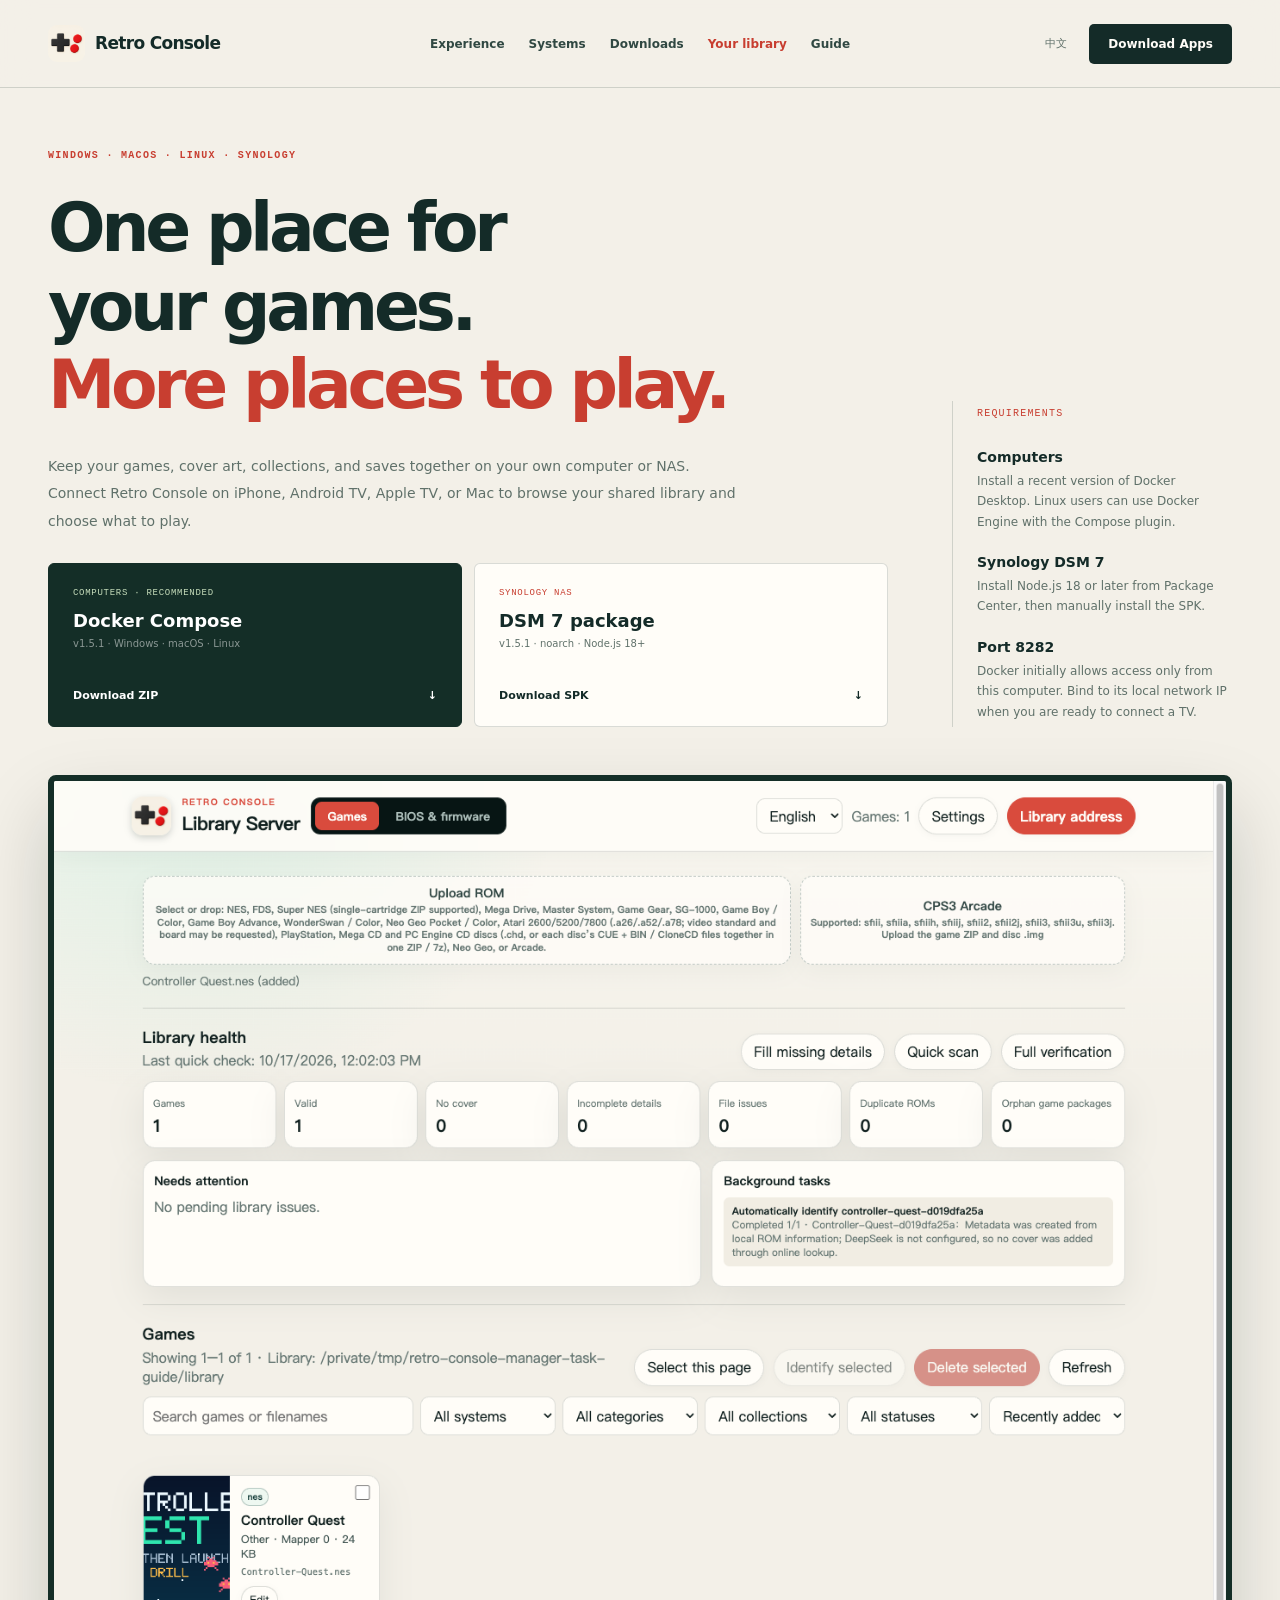
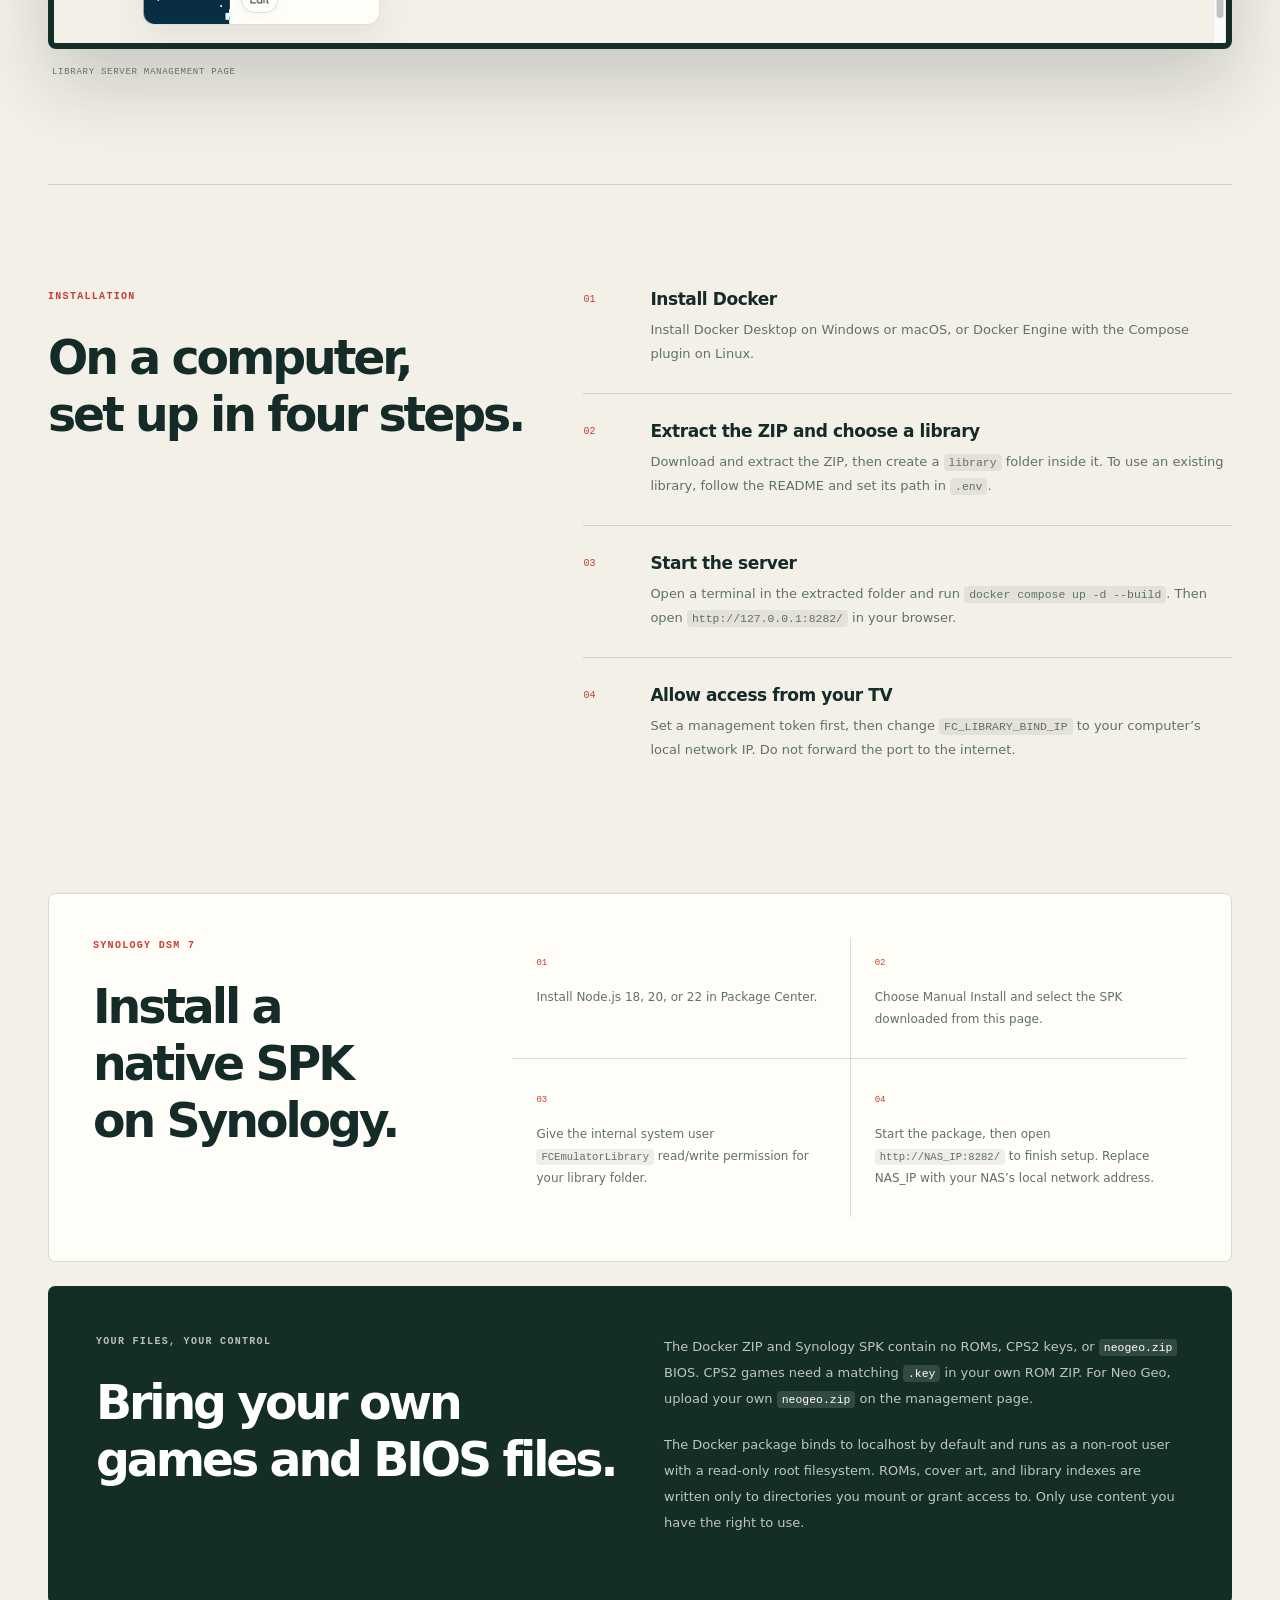
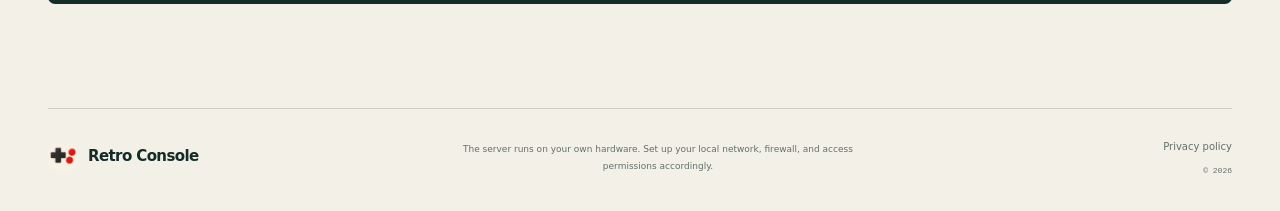
<file: server.html>
<!doctype html>
<html lang="zh-CN">
  <head>
    <meta charset="utf-8">
    <meta property="og:url" content="https://getretroconsole.com/server.html">
    <link rel="canonical" href="https://getretroconsole.com/server.html">
    <script src="language.js?v=7c945b831b"></script>
    <meta name="viewport" content="width=device-width, initial-scale=1">
    <meta name="theme-color" content="#0b1717">
    <meta name="description" content="Retro Console Library Windows、macOS、Linux 与群晖服务器端安装说明。">
    <meta property="og:title" content="服务器端 — 红白机街机模拟器">
    <meta property="og:description" content="在自己的电脑或群晖 NAS 上管理 ROM、资料与封面。">
    <meta property="og:type" content="website">
    <meta property="og:image" content="https://getretroconsole.com/assets/server-library.png">
    <title>服务器端 — 红白机街机模拟器</title>
    <link rel="icon" type="image/png" sizes="32x32" href="assets/favicon-32.png">
    <link rel="icon" type="image/png" sizes="16x16" href="assets/favicon-16.png">
    <link rel="apple-touch-icon" sizes="180x180" href="assets/apple-touch-icon.png">
    <link rel="alternate" hreflang="zh-Hans" href="https://getretroconsole.com/server.html">
    <link rel="alternate" hreflang="en" href="https://getretroconsole.com/en/server.html">
    <link rel="alternate" hreflang="x-default" href="https://getretroconsole.com/server.html">
    <link rel="stylesheet" href="styles.css?v=ae82582086">
    <script src="script.js?v=56313321a7" defer></script>
  </head>
  <body>
    <header class="site-header scrolled" data-header>
      <a class="brand" href="index.html" aria-label="返回 Retro Console 首页">
        <img class="brand-icon" src="assets/site-icon-128.png" alt="" width="128" height="128" decoding="async">
        <span>Retro Console</span>
      </a>
      <nav id="site-nav" aria-label="主导航"><a href="index.html#experience">产品体验</a><a href="index.html#systems">支持系统</a><a href="index.html#download">下载</a><a class="current" aria-current="page" href="server.html">自建资料库</a><a href="install.html">指南</a></nav>
      <div class="header-actions"><a class="language-switch" data-language="en" href="en/server.html" lang="en" aria-label="Switch to English">English</a><a class="header-cta" href="index.html#download">下载客户端</a><button class="nav-toggle" type="button" aria-controls="site-nav" aria-expanded="false" aria-label="打开导航" data-nav-toggle><span></span><span></span></button></div>
    </header>

    <main>
      <section class="server-hero section-shell">
        <div class="server-hero-copy reveal">
          <p class="eyebrow">WINDOWS · MACOS · LINUX · SYNOLOGY</p>
          <h1>游戏放在一起，<br><em>在哪儿都好找。</em></h1>
          <p>把游戏、封面、合集和存档整理在自己的电脑或 NAS 上。iPhone、Android TV、Apple TV 与 Mac 连接同一个资料库，打开喜欢的游戏，开始下一局。</p>
          <div class="server-download-options">
            <a class="server-download-card featured" href="downloads/FCEmulatorLibrary-Docker-1.5.1-047d4b93.zip" download>
              <span>普通电脑 · 推荐</span><strong>Docker Compose</strong><small>v1.5.1 · Windows · macOS · Linux</small><b>下载 ZIP <i>↓</i></b>
            </a>
            <a class="server-download-card" href="downloads/FCEmulatorLibrary-1.5.1-44b7225f.spk" download>
              <span>群晖 NAS</span><strong>DSM 7 安装包</strong><small>v1.5.1 · noarch · Node.js 18+</small><b>下载 SPK <i>↓</i></b>
            </a>
          </div>
        </div>
        <aside class="server-requirements reveal" aria-label="安装要求">
          <p>安装要求</p>
          <strong>普通电脑</strong>
          <span>安装近期版本的 Docker Desktop，Linux 可使用 Docker Engine 与 Compose 插件。</span>
          <strong>群晖 DSM 7</strong>
          <span>先在套件中心安装 Node.js 18 或更高版本，再手动安装 SPK。</span>
          <strong>端口 8282</strong>
          <span>默认仅当前电脑可访问；连接电视客户端时再绑定电脑的局域网 IP。</span>
        </aside>
      </section>

      <section class="server-shot section-shell reveal">
        <img src="assets/server-library.png" alt="Retro Console Library Server 游戏资料库管理页面，显示待处理项目、后台任务、筛选工具与游戏封面" width="2340" height="1328" loading="lazy" decoding="async">
        <p>服务器端资料库管理页面</p>
      </section>

      <section class="server-guide section-shell" aria-labelledby="install-title">
        <div class="server-guide-title reveal">
          <p class="eyebrow">INSTALLATION</p>
          <h2 id="install-title">普通电脑，<br>四步完成安装。</h2>
        </div>
        <ol class="server-steps">
          <li class="reveal"><span>01</span><div><h3>安装 Docker</h3><p>Windows 与 macOS 安装 Docker Desktop；Linux 安装 Docker Engine 与 Compose 插件。</p></div></li>
          <li class="reveal"><span>02</span><div><h3>解压并选择资料库</h3><p>下载并解压 ZIP，创建其中的 <code>library</code> 文件夹；也可按 README 把现有资料库路径写入 <code>.env</code>。</p></div></li>
          <li class="reveal"><span>03</span><div><h3>启动服务</h3><p>在解压目录运行 <code>docker compose up -d --build</code>，再打开 <code>http://127.0.0.1:8282/</code>。</p></div></li>
          <li class="reveal"><span>04</span><div><h3>安全开放给电视客户端</h3><p>先启用管理 Token，再将 <code>FC_LIBRARY_BIND_IP</code> 改为电脑的局域网 IP；不要进行公网端口转发。</p></div></li>
        </ol>
      </section>

      <section class="server-synology section-shell reveal" aria-labelledby="synology-title">
        <div><p class="eyebrow">SYNOLOGY DSM 7</p><h2 id="synology-title">群晖继续使用原生 SPK。</h2></div>
        <ol>
          <li><span>01</span><p>在套件中心安装 Node.js 18、20 或 22。</p></li>
          <li><span>02</span><p>进入「手动安装」，选择本页下载的 SPK。</p></li>
          <li><span>03</span><p>为系统内部用户 <code>FCEmulatorLibrary</code> 授予资料库读写权限。</p></li>
          <li><span>04</span><p>启动后访问 <code>http://NAS_IP:8282/</code> 完成设置。</p></li>
        </ol>
      </section>

      <section class="server-notice section-shell reveal">
        <div>
          <p class="eyebrow">YOUR FILES, YOUR CONTROL</p>
          <h2>安装包不附带游戏与 BIOS。</h2>
        </div>
        <div>
          <p>Docker ZIP 与群晖 SPK 都不包含 ROM、CPS2 key，也不包含 <code>neogeo.zip</code> BIOS。CPS2 游戏需要在你自己的 ROM ZIP 中提供匹配的 <code>.key</code>；Neo Geo BIOS 需由你在管理页面上传自有的 <code>neogeo.zip</code>。</p>
          <p>Docker 包默认仅绑定本机地址，并以非 root、只读根文件系统运行。ROM、封面和资料库索引只写入你明确挂载或授权的目录。请只使用你有权使用的内容。</p>
        </div>
      </section>
    </main>

    <footer class="site-footer section-shell">
      <a class="brand" href="index.html"><img class="brand-icon" src="assets/site-icon-128.png" alt="" width="128" height="128" loading="lazy" decoding="async"><span>Retro Console</span></a>
      <p>服务器只在你自己的设备上运行；请妥善设置局域网、防火墙与访问权限。</p>
      <div><a href="privacy.html">隐私政策</a><span>© <span data-year></span></span></div>
    </footer>
  </body>
</html>
</file>
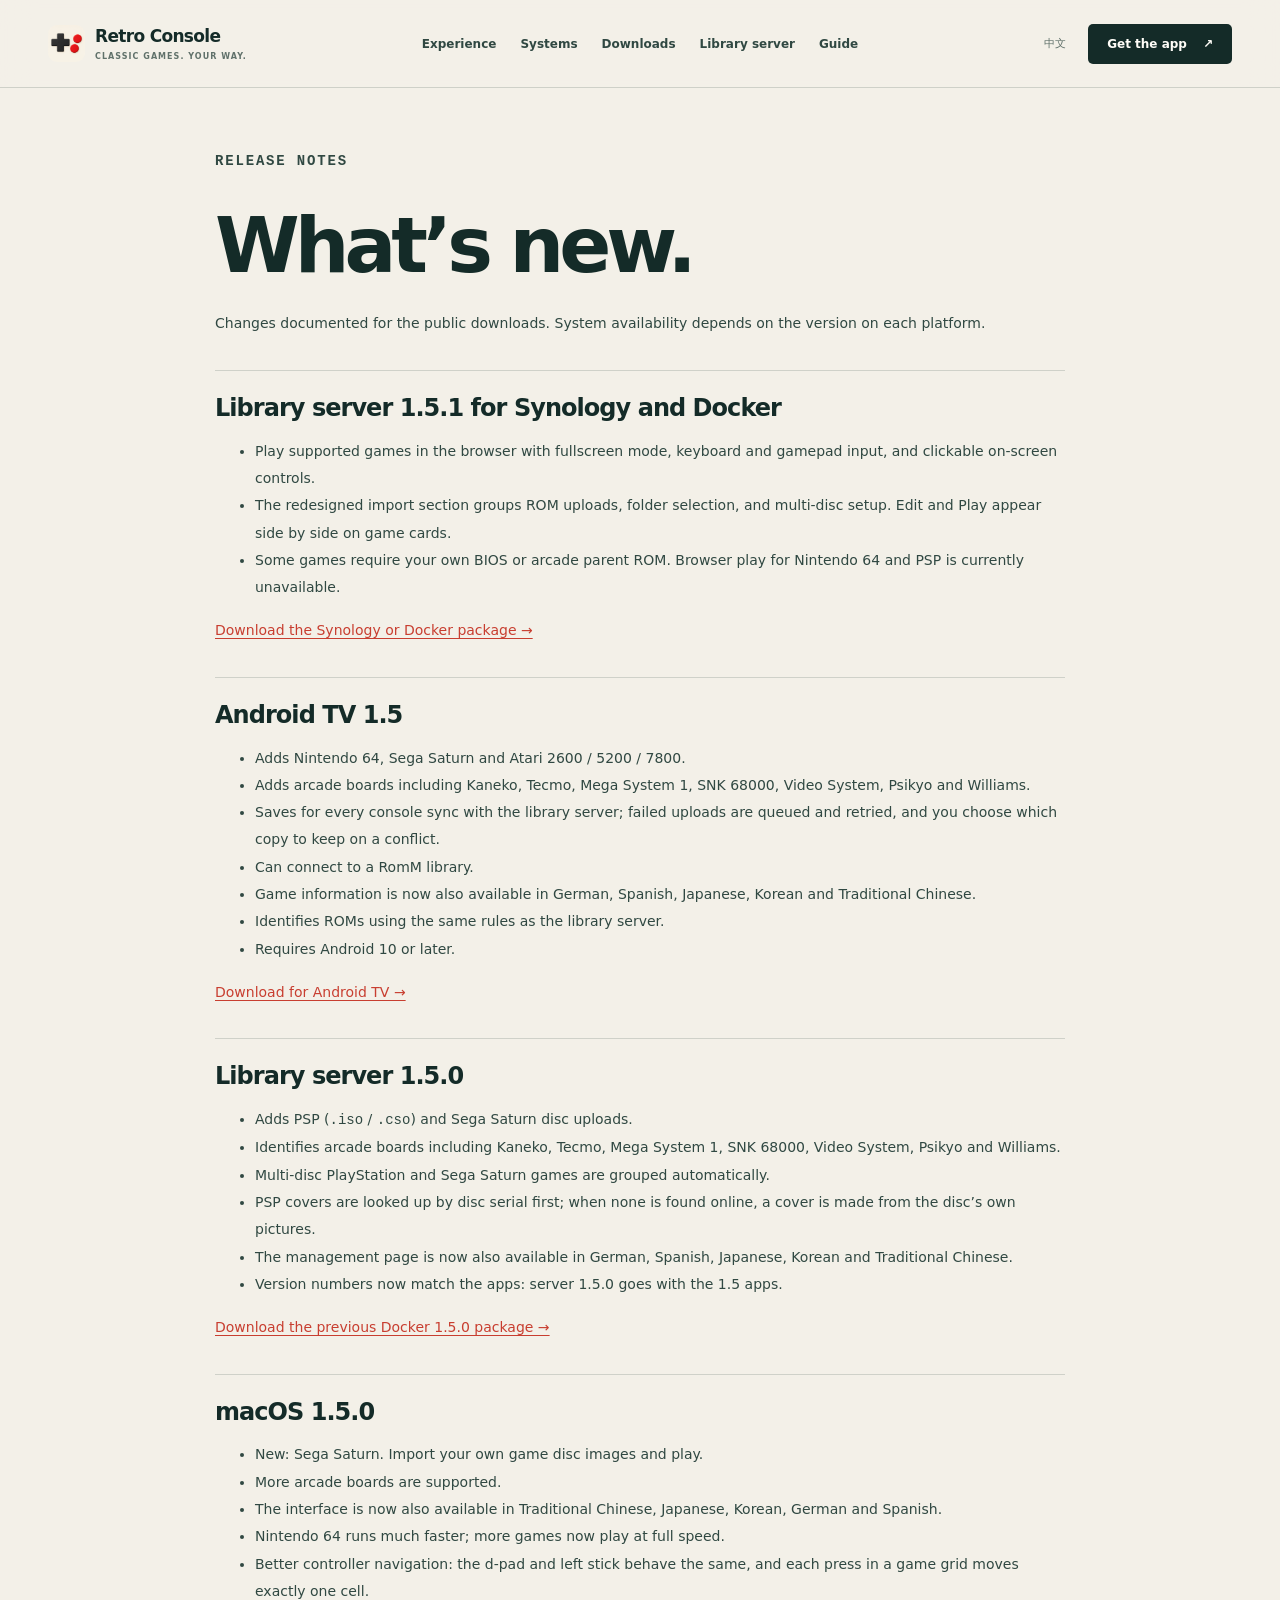
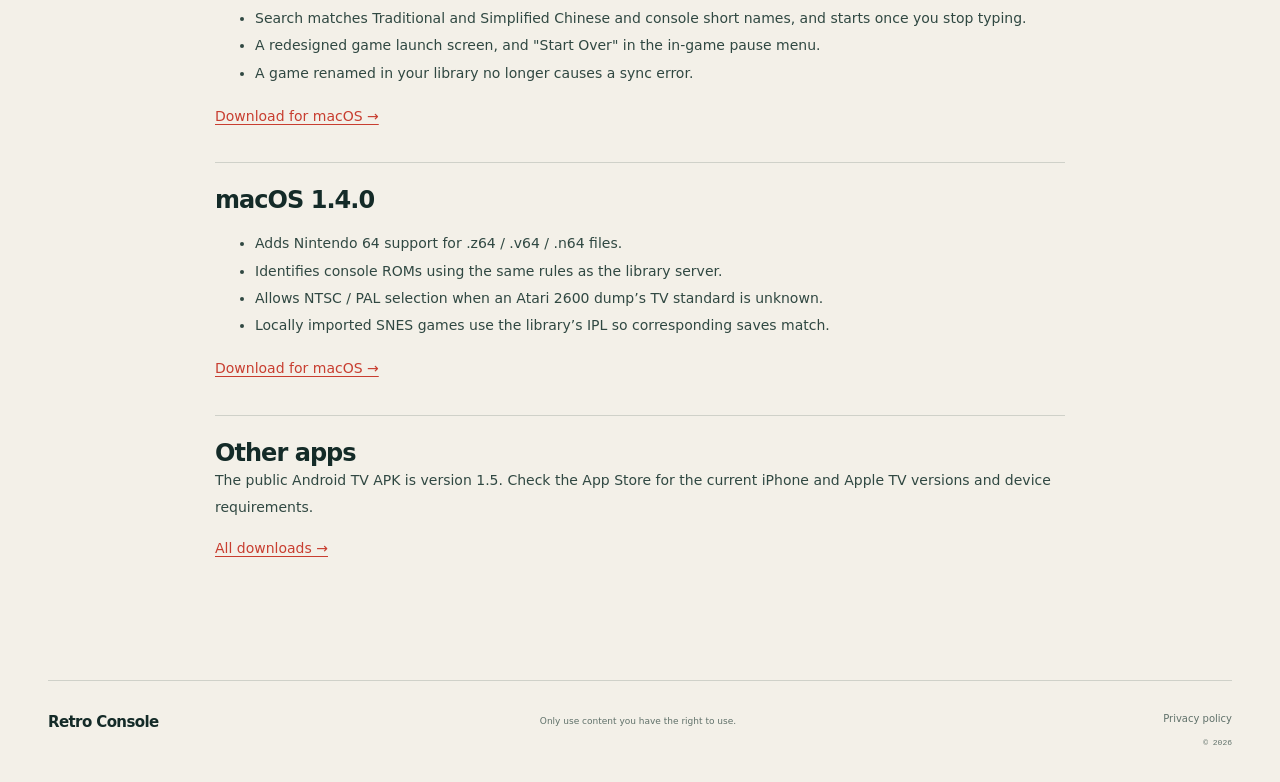
<file: en/changelog.html>
<!doctype html><html lang="en">
<head>
<meta charset="utf-8">
<meta name="viewport" content="width=device-width, initial-scale=1"><title>Release notes — Retro Console</title>
<meta name="description" content="Release notes for Retro Console public downloads.">
<link rel="canonical" href="https://getretroconsole.com/en/changelog.html">
<link rel="alternate" hreflang="zh-Hans" href="https://getretroconsole.com/changelog.html">
<link rel="alternate" hreflang="en" href="https://getretroconsole.com/en/changelog.html">
<link rel="icon" href="../assets/favicon-32.png">
<link rel="stylesheet" href="../styles.css?v=ae82582086">
<script src="../language.js?v=7c945b831b"></script>
<script src="../script.js?v=56313321a7" defer></script>
</head>
<body><a class="skip-link" href="#main">Skip to content</a>
    <header class="site-header" data-header>
      <a class="brand" href="index.html#top" aria-label="Retro Console home"><img class="brand-icon" src="../assets/site-icon-128.png" width="128" height="128" alt="" decoding="async"><span>Retro Console<span class="brand-subtitle">CLASSIC GAMES. YOUR WAY.</span></span></a>
      <nav id="site-nav" aria-label="Main navigation"><a href="index.html#experience">Experience</a><a href="index.html#systems">Systems</a><a href="index.html#download">Downloads</a><a href="server.html">Library server</a><a href="install.html">Guide</a>
</nav>
      <div class="header-actions"><a class="language-switch" data-language="zh" href="../changelog.html?lang=zh" lang="zh-CN" aria-label="切换到中文">中文</a><a class="header-cta" href="index.html#download">Get the app <span aria-hidden="true">↗</span></a><button class="nav-toggle" type="button" aria-controls="site-nav" aria-expanded="false" aria-label="Open navigation" data-nav-toggle><span></span><span></span></button>
</div>
    </header>
<main class="policy section-shell" id="main">
<p class="eyebrow">RELEASE NOTES</p>
<h1>What’s new.</h1>
<p>Changes documented for the public downloads. System availability depends on the version on each platform.</p>
<h2>Library server 1.5.1 for Synology and Docker</h2>
<ul>
<li>Play supported games in the browser with fullscreen mode, keyboard and gamepad input, and clickable on-screen controls.</li>
<li>The redesigned import section groups ROM uploads, folder selection, and multi-disc setup. Edit and Play appear side by side on game cards.</li>
<li>Some games require your own BIOS or arcade parent ROM. Browser play for Nintendo 64 and PSP is currently unavailable.</li>
</ul>
<p><a href="server.html">Download the Synology or Docker package →</a></p>
<h2>Android TV 1.5</h2>
<ul>
<li>Adds Nintendo 64, Sega Saturn and Atari 2600 / 5200 / 7800.</li>
<li>Adds arcade boards including Kaneko, Tecmo, Mega System 1, SNK 68000, Video System, Psikyo and Williams.</li>
<li>Saves for every console sync with the library server; failed uploads are queued and retried, and you choose which copy to keep on a conflict.</li>
<li>Can connect to a RomM library.</li>
<li>Game information is now also available in German, Spanish, Japanese, Korean and Traditional Chinese.</li>
<li>Identifies ROMs using the same rules as the library server.</li>
<li>Requires Android 10 or later.</li>
</ul>
<p><a href="index.html#download">Download for Android TV →</a>
</p>
<h2>Library server 1.5.0</h2>
<ul>
<li>Adds PSP (<code>.iso</code> / <code>.cso</code>) and Sega Saturn disc uploads.</li>
<li>Identifies arcade boards including Kaneko, Tecmo, Mega System 1, SNK 68000, Video System, Psikyo and Williams.</li>
<li>Multi-disc PlayStation and Sega Saturn games are grouped automatically.</li>
<li>PSP covers are looked up by disc serial first; when none is found online, a cover is made from the disc’s own pictures.</li>
<li>The management page is now also available in German, Spanish, Japanese, Korean and Traditional Chinese.</li>
<li>Version numbers now match the apps: server 1.5.0 goes with the 1.5 apps.</li>
</ul>
<p><a href="../downloads/FCEmulatorLibrary-Docker-1.5.0-09fbf9f6.zip" download>Download the previous Docker 1.5.0 package →</a>
</p>
<h2>macOS 1.5.0</h2>
<ul>
<li>New: Sega Saturn. Import your own game disc images and play.</li>
<li>More arcade boards are supported.</li>
<li>The interface is now also available in Traditional Chinese, Japanese, Korean, German and Spanish.</li>
<li>Nintendo 64 runs much faster; more games now play at full speed.</li>
<li>Better controller navigation: the d-pad and left stick behave the same, and each press in a game grid moves exactly one cell.</li>
<li>Search matches Traditional and Simplified Chinese and console short names, and starts once you stop typing.</li>
<li>A redesigned game launch screen, and "Start Over" in the in-game pause menu.</li>
<li>A game renamed in your library no longer causes a sync error.</li>
</ul>
<p><a href="index.html#download-macos">Download for macOS →</a>
</p>
<h2>macOS 1.4.0</h2>
<ul>
<li>Adds Nintendo 64 support for .z64 / .v64 / .n64 files.</li>
<li>Identifies console ROMs using the same rules as the library server.</li>
<li>Allows NTSC / PAL selection when an Atari 2600 dump’s TV standard is unknown.</li>
<li>Locally imported SNES games use the library’s IPL so corresponding saves match.</li>
</ul>
<p><a href="index.html#download-macos">Download for macOS →</a>
</p>
<h2>Other apps</h2>
<p>The public Android TV APK is version 1.5. Check the App Store for the current iPhone and Apple TV versions and device requirements.</p>
<p><a href="index.html#download">All downloads →</a>
</p>
</main>
<footer class="site-footer section-shell"><a class="brand" href="index.html">Retro Console</a>
<p>Only use content you have the right to use.</p>
<div><a href="privacy.html">Privacy policy</a><span>© <span data-year></span></span>
</div>
</footer>
</body></html>
</file>
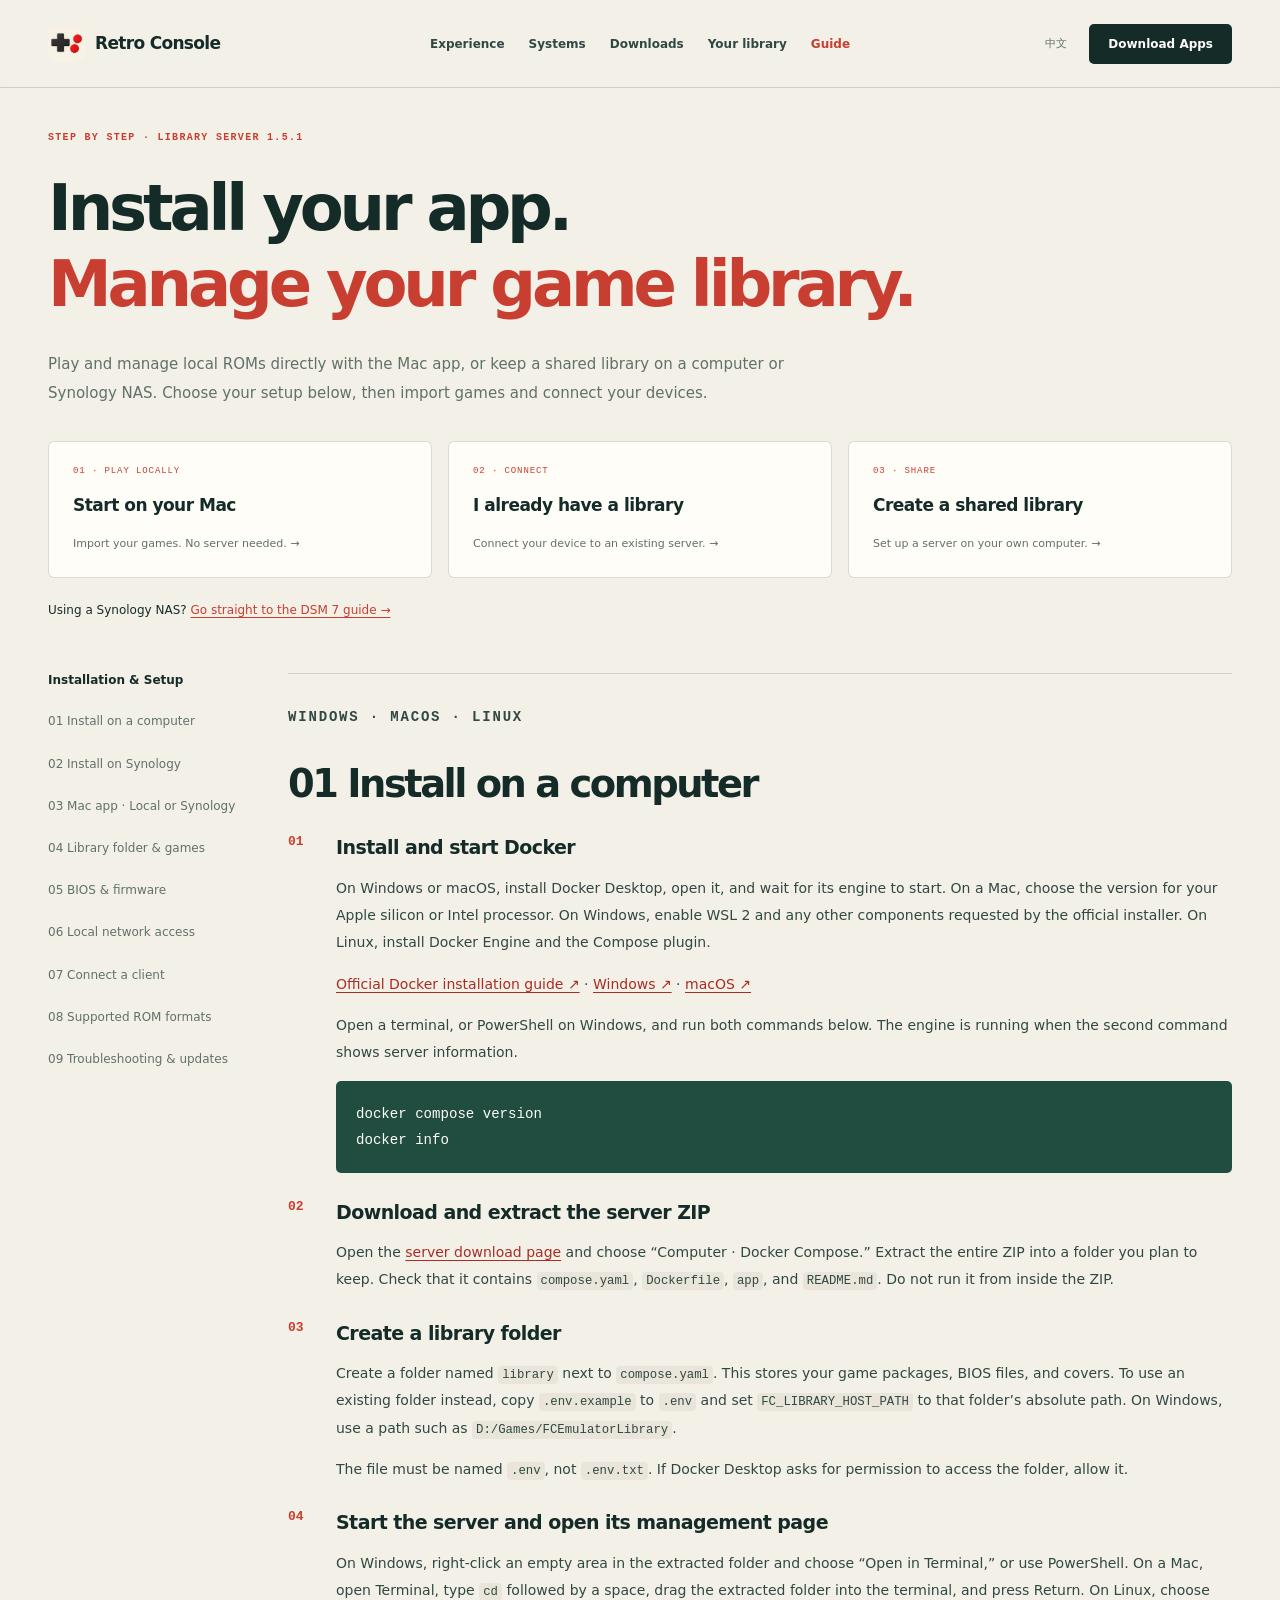
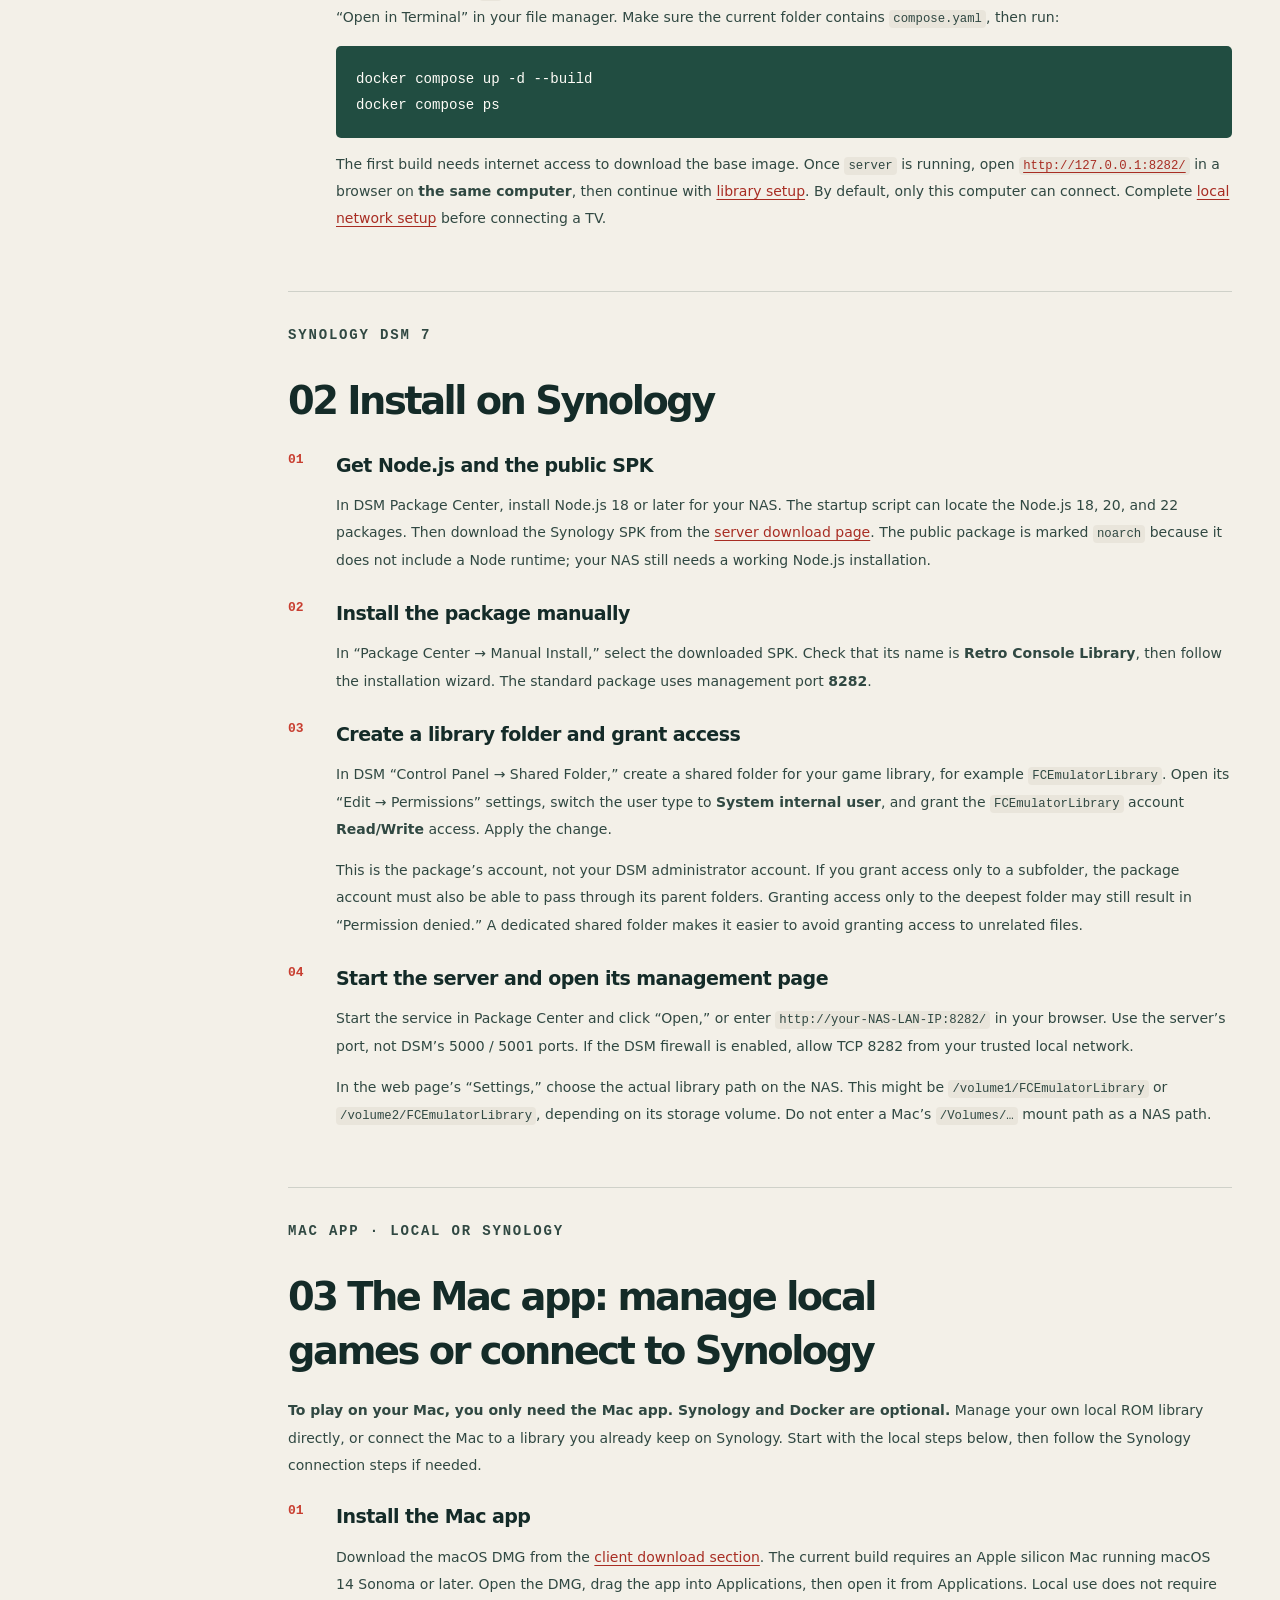
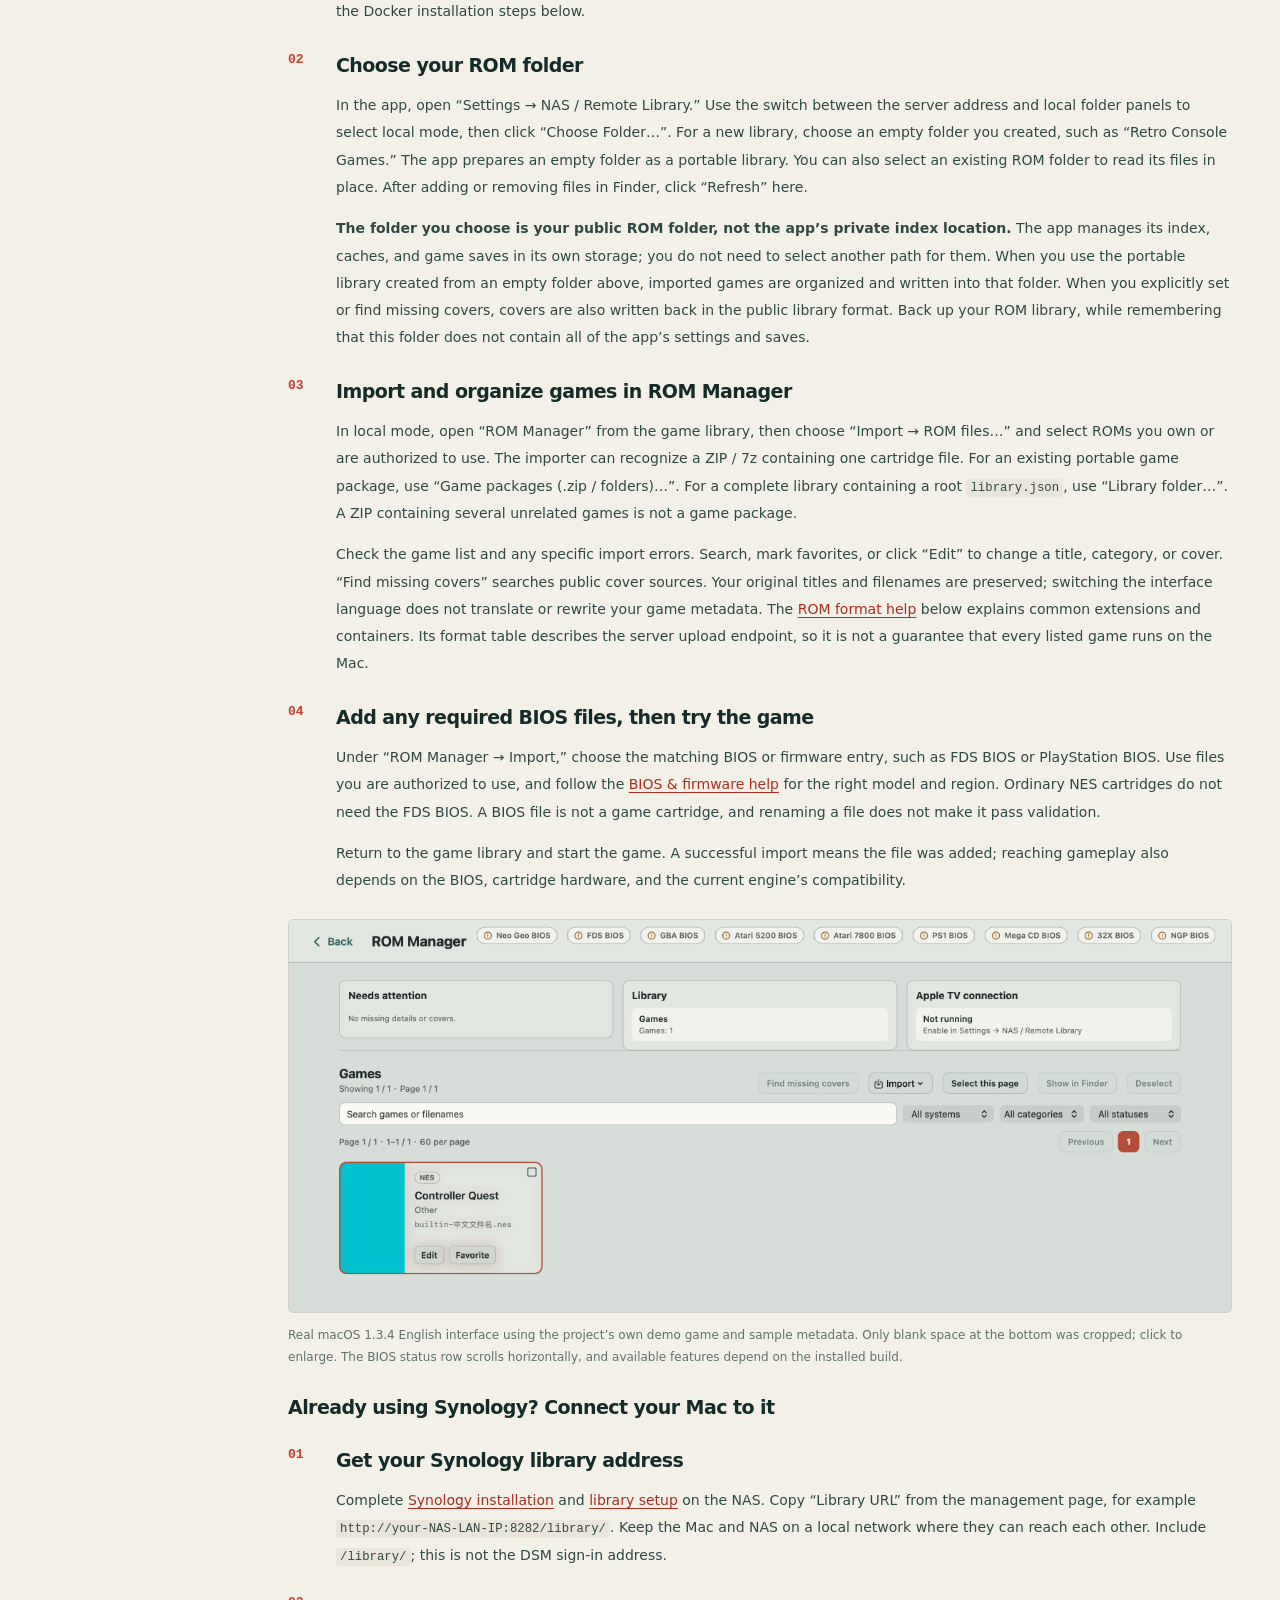
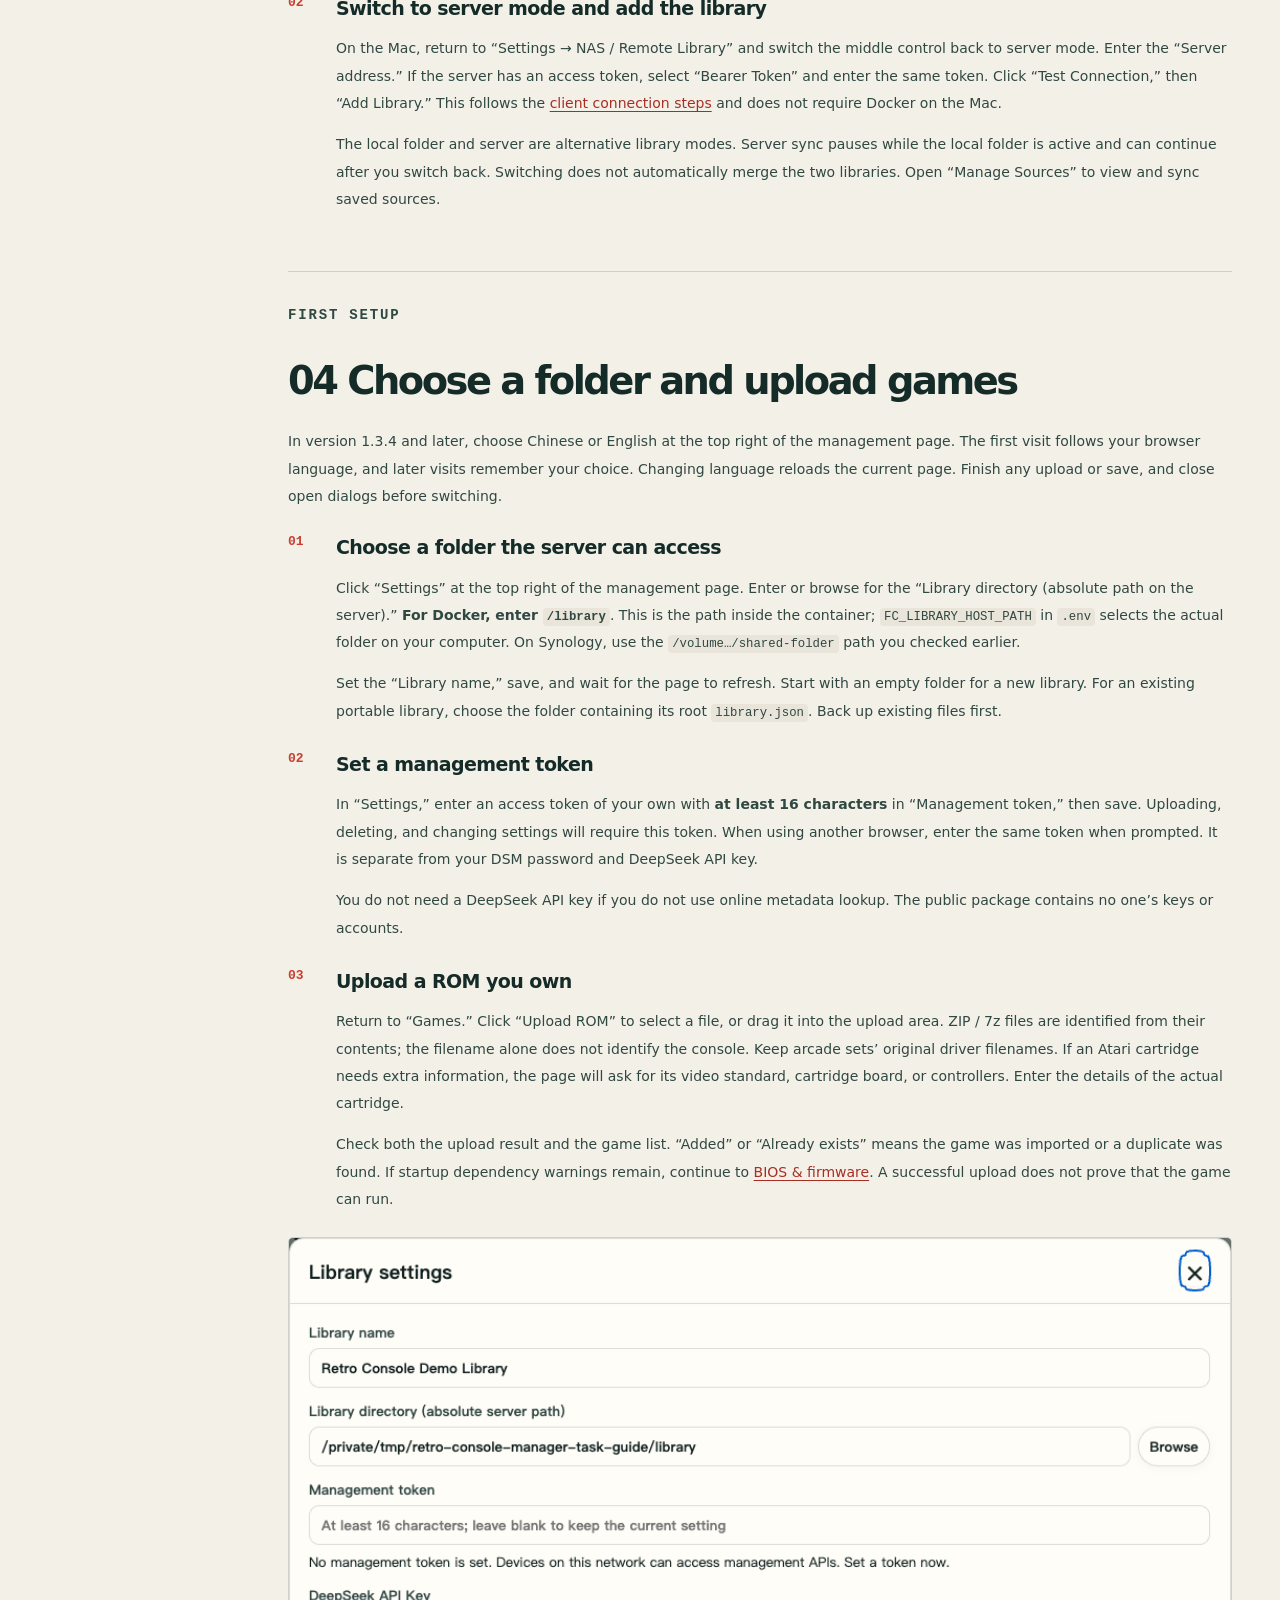
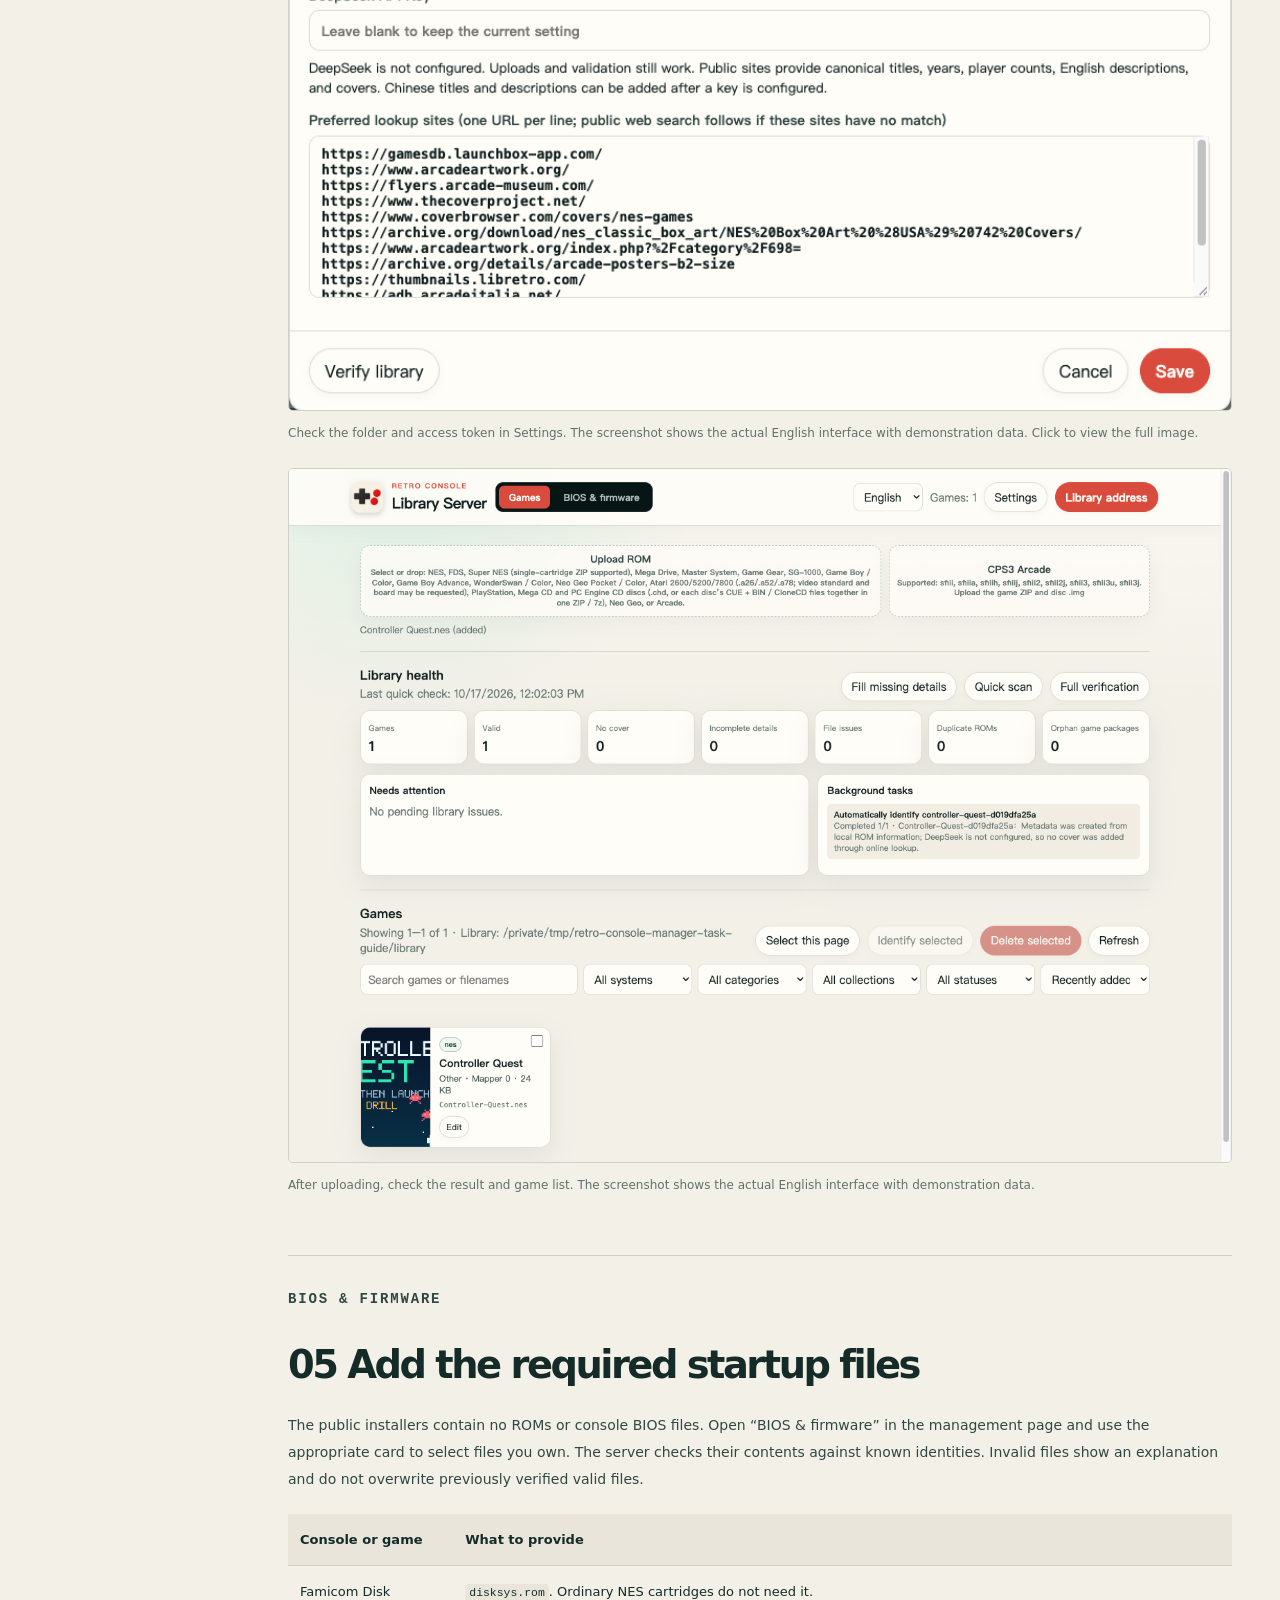
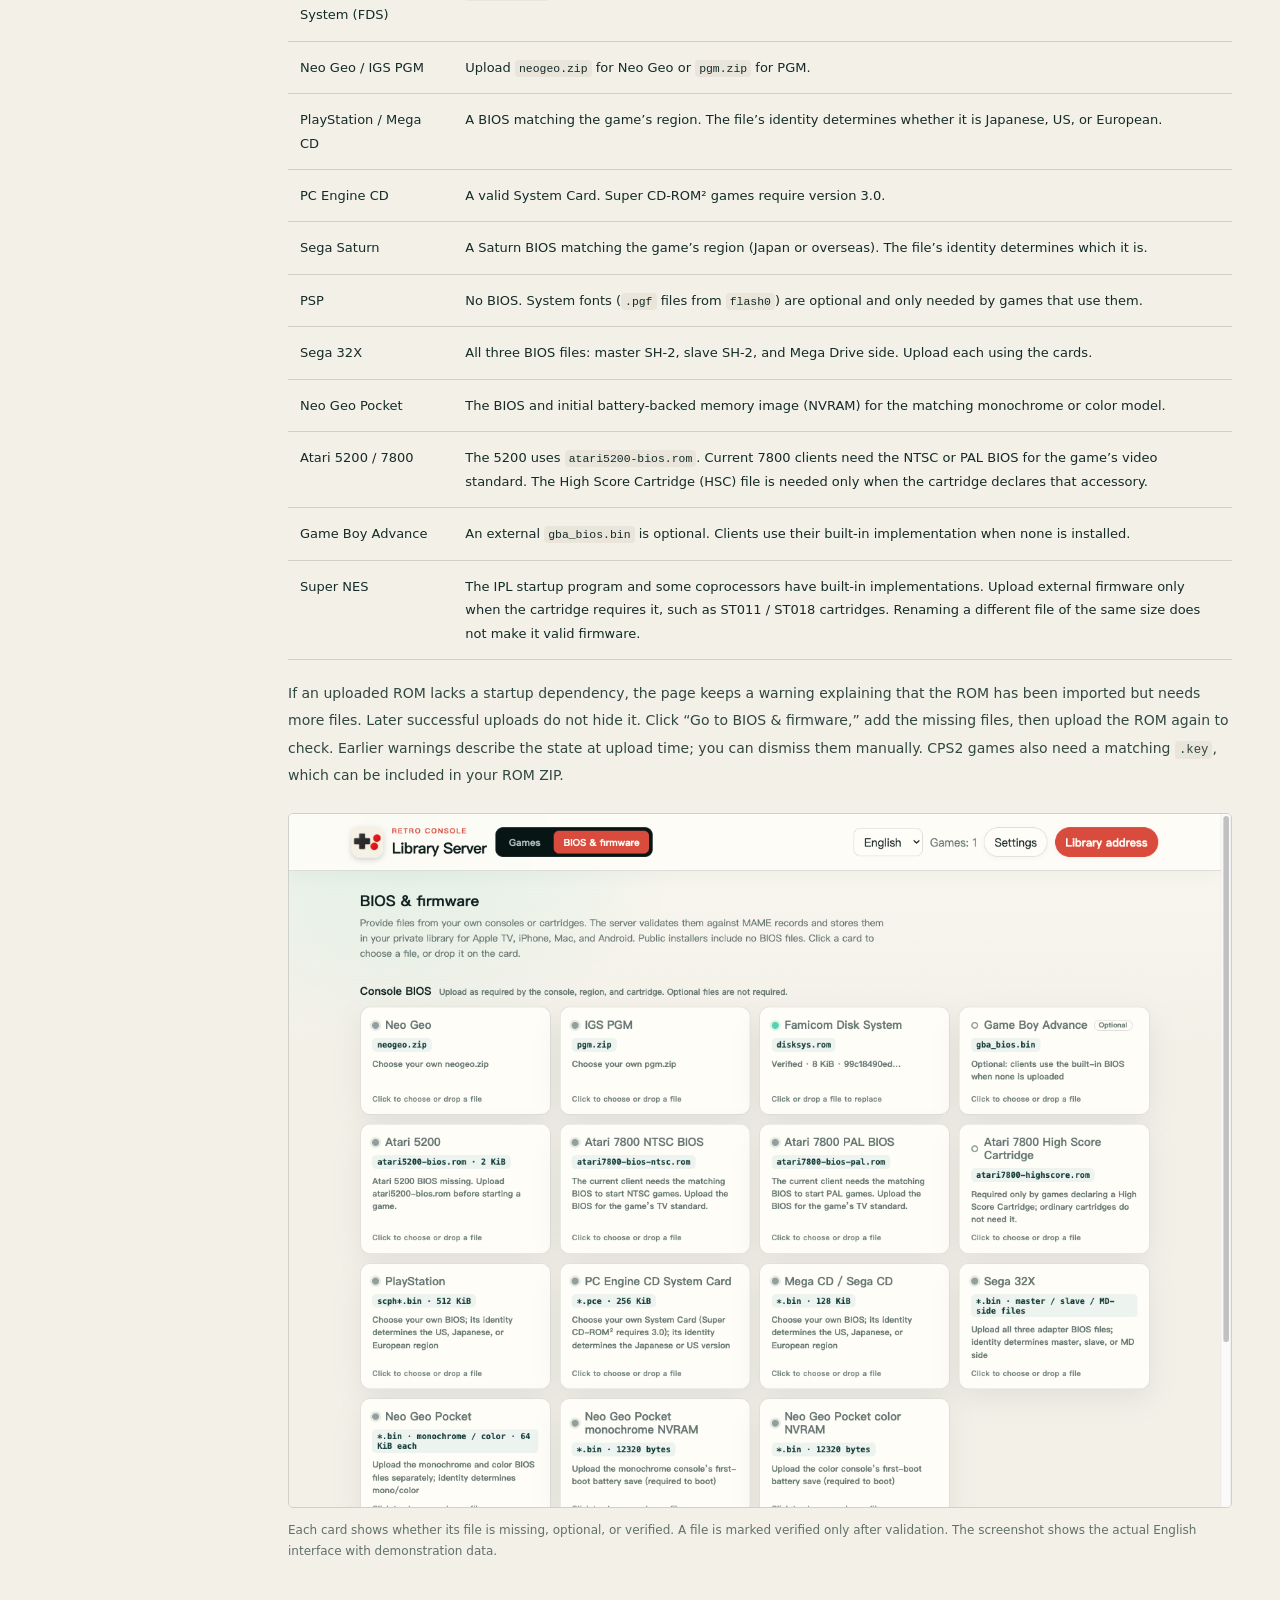
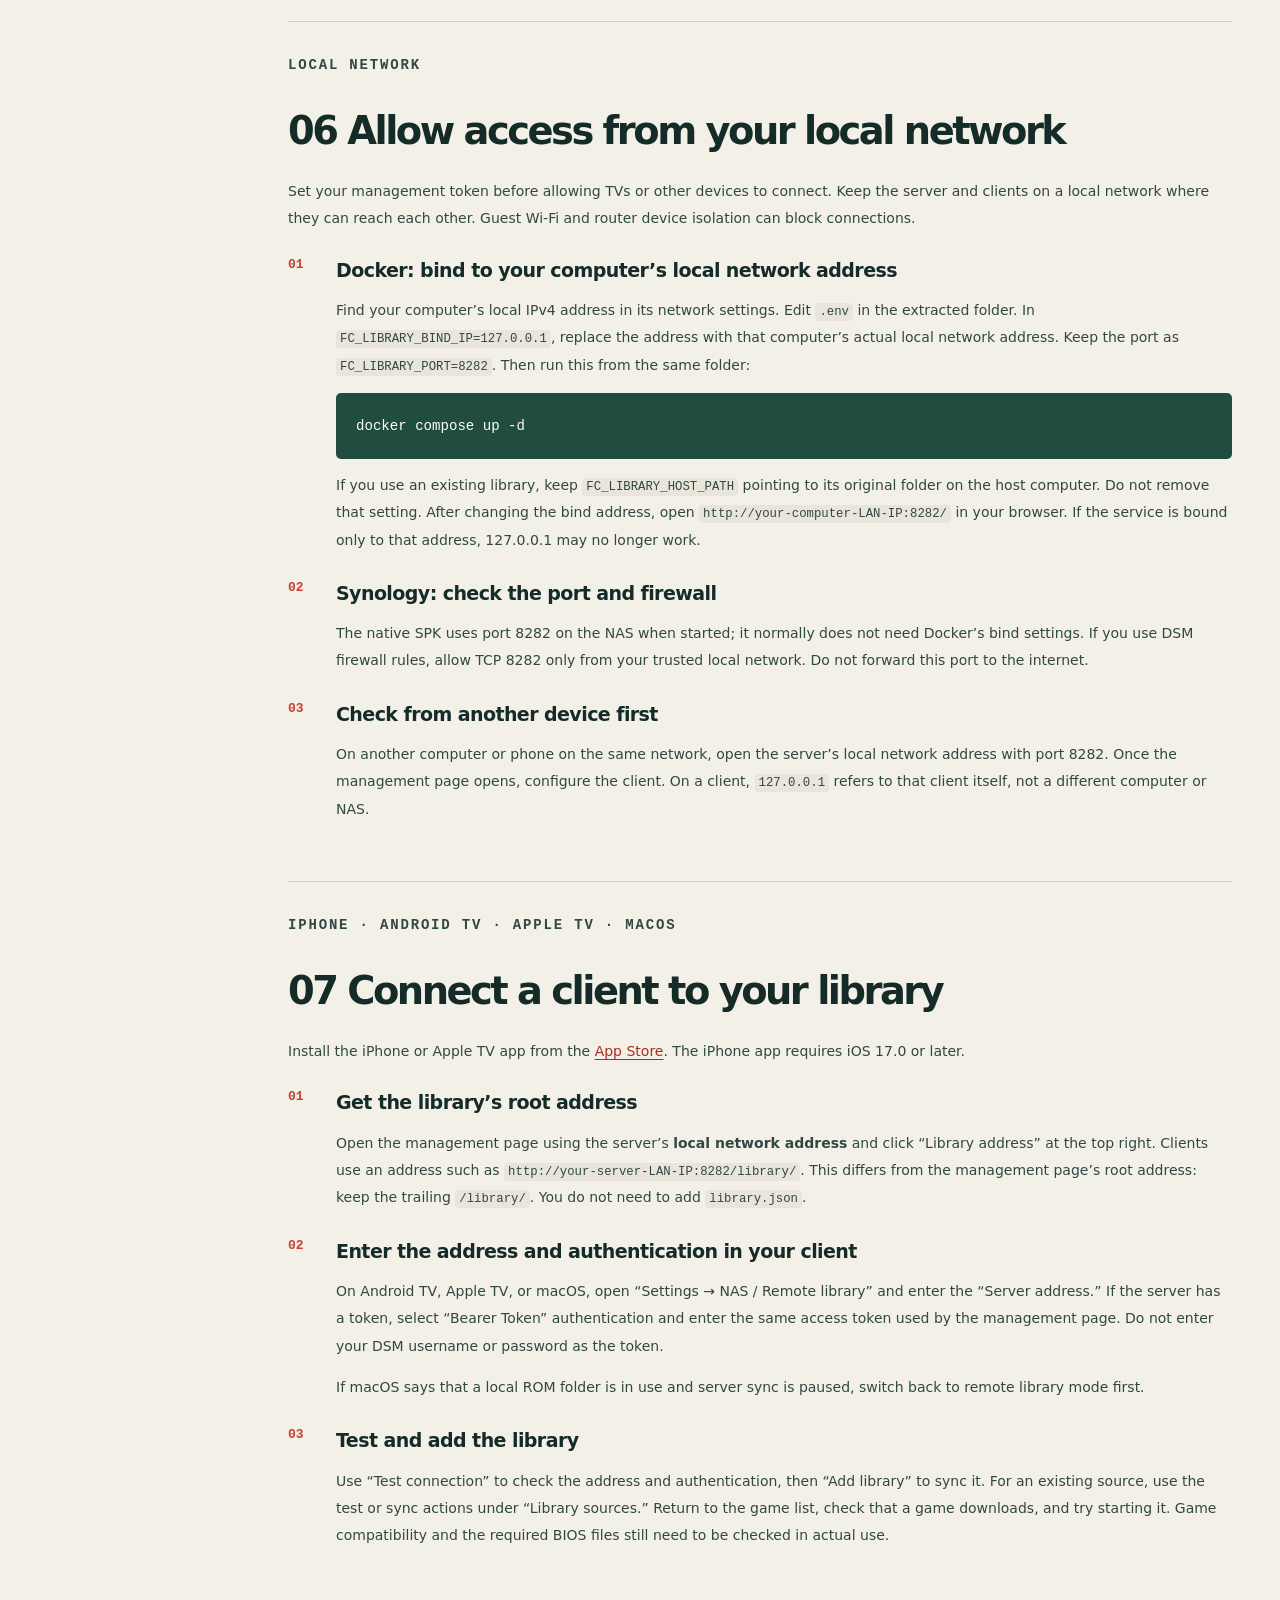
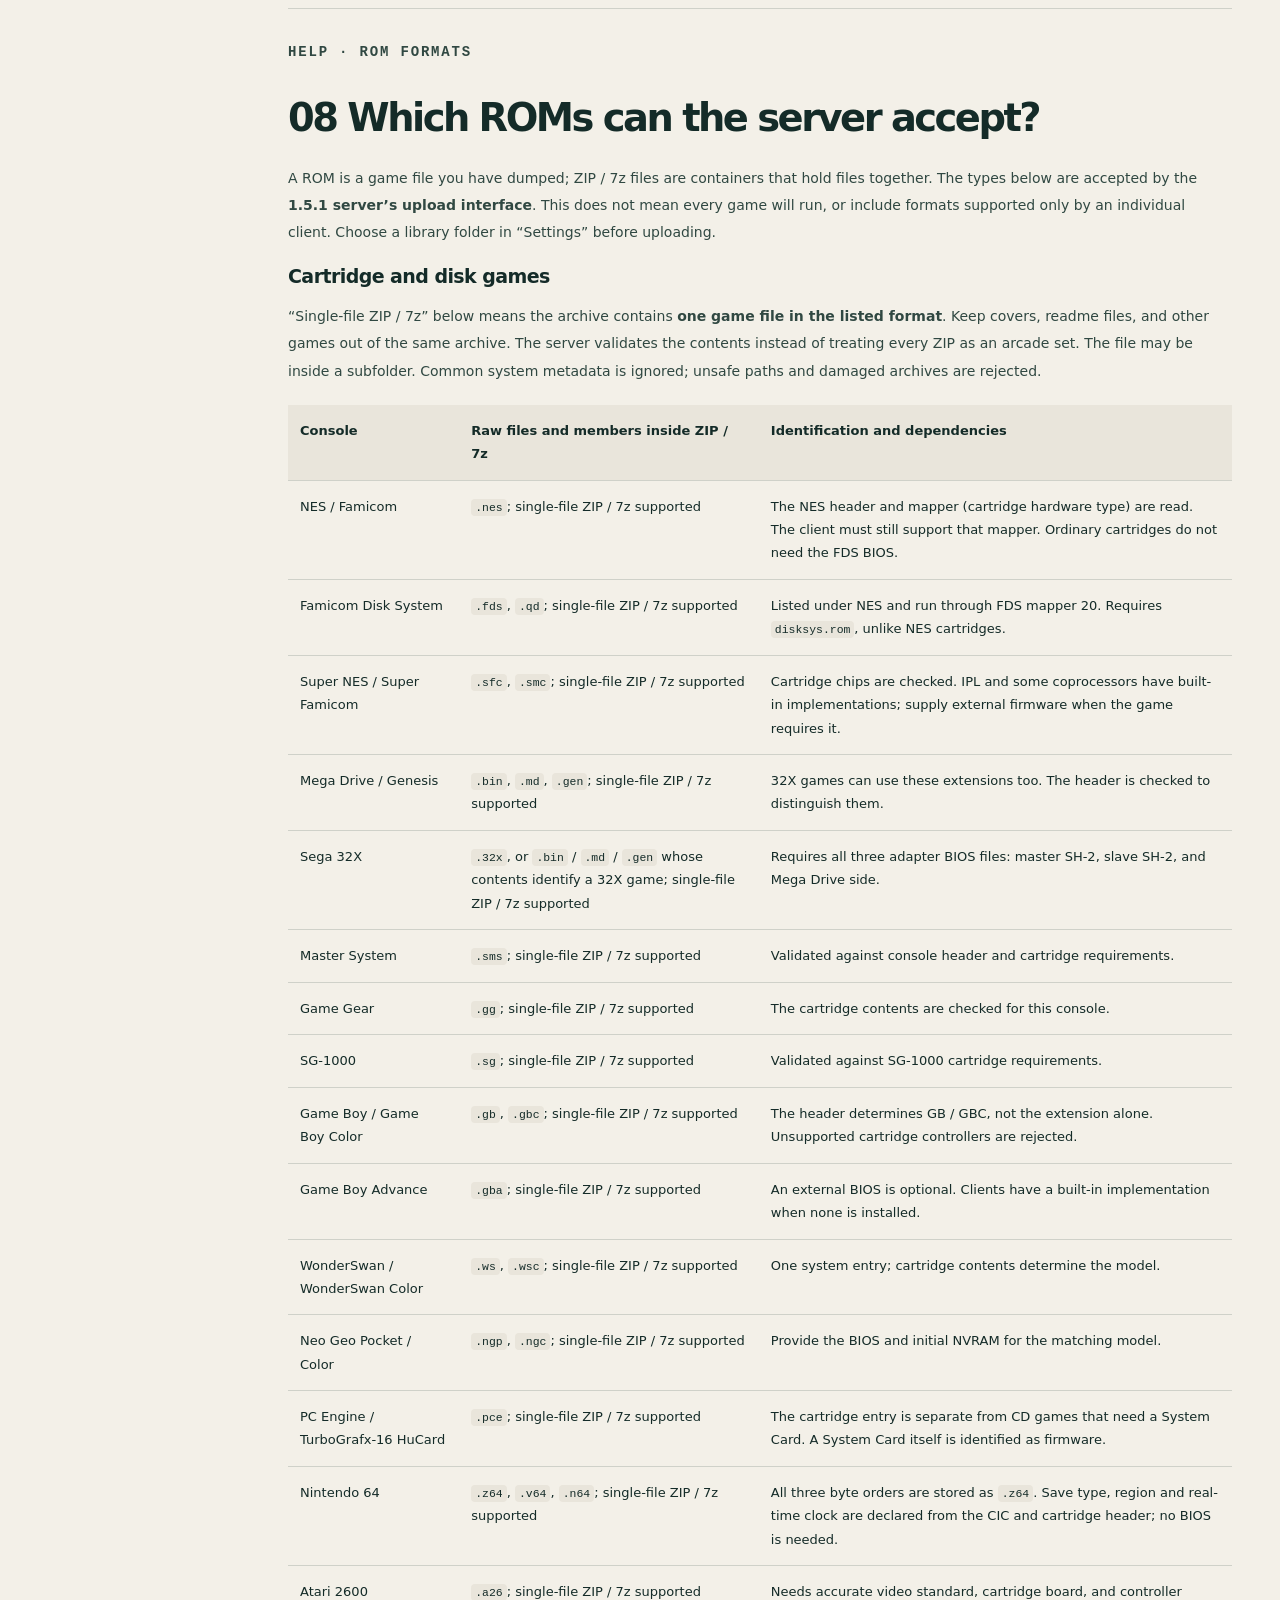
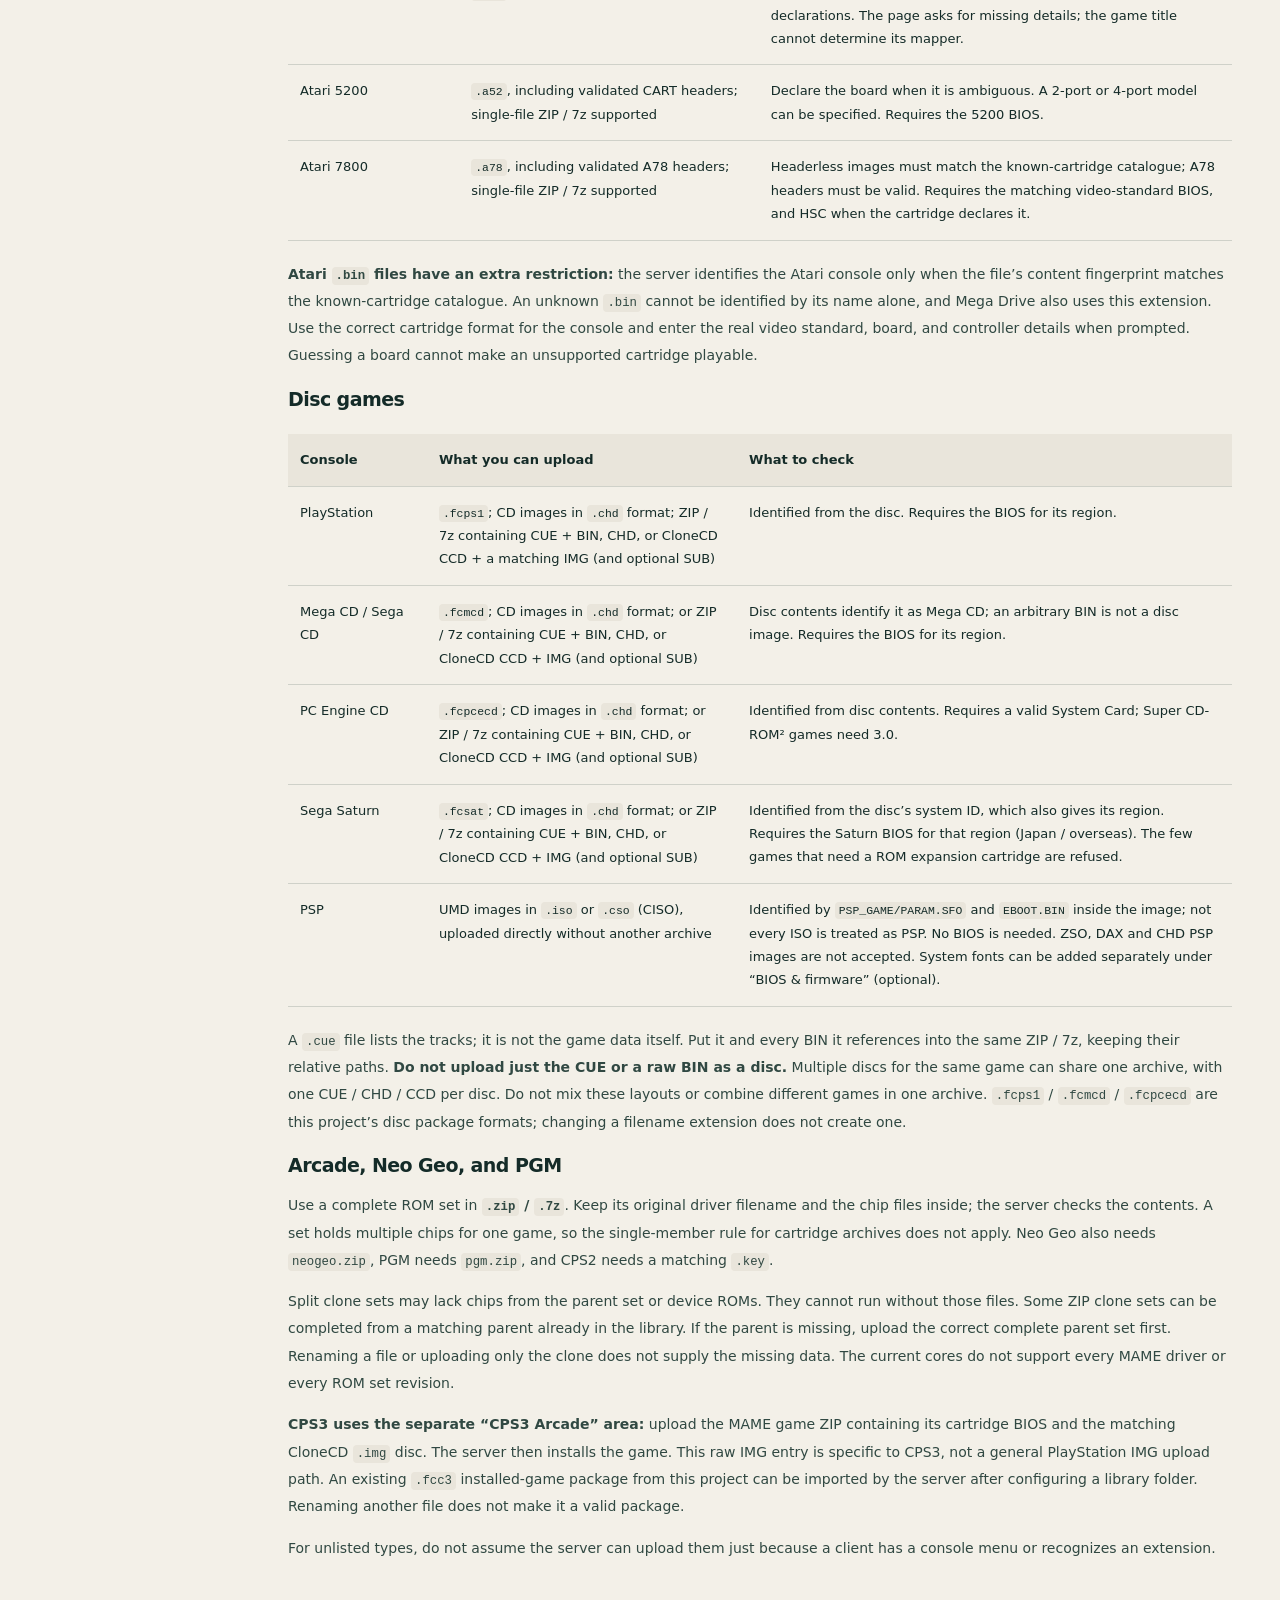
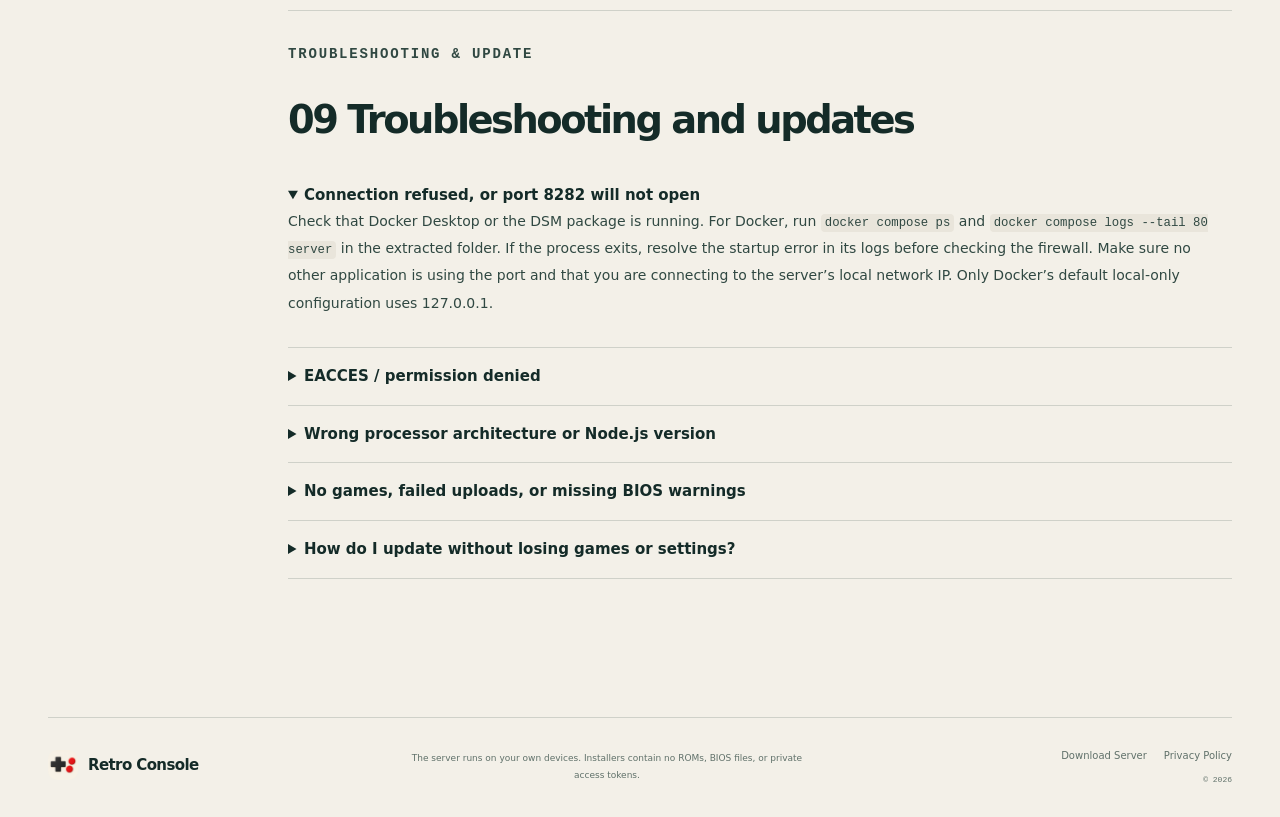
<file: en/install.html>
<!doctype html>
<html lang="en">
  <head>
    <meta charset="utf-8">
    <meta property="og:url" content="https://getretroconsole.com/en/install.html">
    <link rel="canonical" href="https://getretroconsole.com/en/install.html">
    <meta name="viewport" content="width=device-width, initial-scale=1">
    <meta name="theme-color" content="#0b1717">
    <meta name="description" content="Install the Mac app to manage local ROMs or connect to Synology, or set up a Docker or Synology library server. Follow the steps for ROM folders, BIOS files, and clients.">
    <title>Installation Guide — Retro Console</title>
    <link rel="alternate" hreflang="zh-Hans" href="https://getretroconsole.com/install.html">
    <link rel="alternate" hreflang="en" href="https://getretroconsole.com/en/install.html">
    <link rel="alternate" hreflang="x-default" href="https://getretroconsole.com/install.html">
    <link rel="icon" type="image/png" sizes="32x32" href="../assets/favicon-32.png">
    <link rel="apple-touch-icon" sizes="180x180" href="../assets/apple-touch-icon.png">
    <link rel="stylesheet" href="../styles.css?v=ae82582086">
    <script src="../language.js?v=7c945b831b"></script>
    <script src="../script.js?v=56313321a7" defer></script>
  </head>
  <body>
    <header class="site-header scrolled" data-header>
      <a class="brand" href="index.html" aria-label="Back to the Retro Console home page"><img class="brand-icon" src="../assets/site-icon-128.png" alt="" width="128" height="128" decoding="async"><span>Retro Console</span></a>
      <nav id="site-nav" aria-label="Main navigation"><a href="index.html#experience">Experience</a><a href="index.html#systems">Systems</a><a href="index.html#download">Downloads</a><a href="server.html">Your library</a><a class="current" aria-current="page" href="install.html">Guide</a></nav>
      <div class="header-actions"><a class="language-switch" data-language="zh" href="../install.html" lang="zh-CN" aria-label="切换到中文">中文</a><a class="header-cta" href="index.html#download">Download Apps</a><button class="nav-toggle" type="button" aria-controls="site-nav" aria-expanded="false" aria-label="Open navigation" data-nav-toggle><span></span><span></span></button></div>
    </header>
    <main class="installation section-shell">
      <header class="installation-intro">
        <p class="eyebrow">STEP BY STEP · LIBRARY SERVER 1.5.1</p>
        <h1>Install your app.<br><em>Manage your game library.</em></h1>
        <p>Play and manage local ROMs directly with the Mac app, or keep a shared library on a computer or Synology NAS. Choose your setup below, then import games and connect your devices.</p>
        <div class="installation-choice">
          <a href="#macos"><small>01 · PLAY LOCALLY</small><strong>Start on your Mac</strong><span>Import your games. No server needed. →</span></a>
          <a href="#clients"><small>02 · CONNECT</small><strong>I already have a library</strong><span>Connect your device to an existing server. →</span></a>
          <a href="#computer"><small>03 · SHARE</small><strong>Create a shared library</strong><span>Set up a server on your own computer. →</span></a>
        </div>
        <p class="installation-secondary">Using a Synology NAS? <a href="#synology">Go straight to the DSM 7 guide →</a></p>
      </header>
      <div class="installation-layout">
        <nav class="installation-toc" aria-label="Guide contents"><strong>Installation &amp; Setup</strong><a href="#computer">01 Install on a computer</a><a href="#synology">02 Install on Synology</a><a href="#macos">03 Mac app · Local or Synology</a><a href="#library">04 Library folder &amp; games</a><a href="#bios">05 BIOS &amp; firmware</a><a href="#network">06 Local network access</a><a href="#clients">07 Connect a client</a><a href="#rom-formats">08 Supported ROM formats</a><a href="#troubleshooting">09 Troubleshooting &amp; updates</a></nav>
        <div class="installation-content">
          <section id="computer" class="installation-section">
            <p class="eyebrow">WINDOWS · MACOS · LINUX</p><h2>01 Install on a computer</h2>
            <ol class="instruction-steps">
              <li><h3>Install and start Docker</h3><p>On Windows or macOS, install Docker Desktop, open it, and wait for its engine to start. On a Mac, choose the version for your Apple silicon or Intel processor. On Windows, enable WSL 2 and any other components requested by the official installer. On Linux, install Docker Engine and the Compose plugin.</p><p><a href="https://docs.docker.com/compose/install/" target="_blank" rel="noopener noreferrer">Official Docker installation guide ↗</a> · <a href="https://docs.docker.com/desktop/setup/install/windows-install/" target="_blank" rel="noopener noreferrer">Windows ↗</a> · <a href="https://docs.docker.com/desktop/setup/install/mac-install/" target="_blank" rel="noopener noreferrer">macOS ↗</a></p><p>Open a terminal, or PowerShell on Windows, and run both commands below. The engine is running when the second command shows server information.</p><pre><code>docker compose version
docker info</code></pre></li>
              <li><h3>Download and extract the server ZIP</h3><p>Open the <a href="server.html">server download page</a> and choose “Computer · Docker Compose.” Extract the entire ZIP into a folder you plan to keep. Check that it contains <code>compose.yaml</code>, <code>Dockerfile</code>, <code>app</code>, and <code>README.md</code>. Do not run it from inside the ZIP.</p></li>
              <li><h3>Create a library folder</h3><p>Create a folder named <code>library</code> next to <code>compose.yaml</code>. This stores your game packages, BIOS files, and covers. To use an existing folder instead, copy <code>.env.example</code> to <code>.env</code> and set <code>FC_LIBRARY_HOST_PATH</code> to that folder’s absolute path. On Windows, use a path such as <code>D:/Games/FCEmulatorLibrary</code>.</p><p>The file must be named <code>.env</code>, not <code>.env.txt</code>. If Docker Desktop asks for permission to access the folder, allow it.</p></li>
              <li><h3>Start the server and open its management page</h3><p>On Windows, right-click an empty area in the extracted folder and choose “Open in Terminal,” or use PowerShell. On a Mac, open Terminal, type <code>cd</code> followed by a space, drag the extracted folder into the terminal, and press Return. On Linux, choose “Open in Terminal” in your file manager. Make sure the current folder contains <code>compose.yaml</code>, then run:</p><pre><code>docker compose up -d --build
docker compose ps</code></pre><p>The first build needs internet access to download the base image. Once <code>server</code> is running, open <a href="http://127.0.0.1:8282/" target="_blank" rel="noopener noreferrer"><code>http://127.0.0.1:8282/</code></a> in a browser on <strong>the same computer</strong>, then continue with <a href="#library">library setup</a>. By default, only this computer can connect. Complete <a href="#network">local network setup</a> before connecting a TV.</p></li>
            </ol>
          </section>
          <section id="synology" class="installation-section">
            <p class="eyebrow">SYNOLOGY DSM 7</p><h2>02 Install on Synology</h2>
            <ol class="instruction-steps">
              <li><h3>Get Node.js and the public SPK</h3><p>In DSM Package Center, install Node.js 18 or later for your NAS. The startup script can locate the Node.js 18, 20, and 22 packages. Then download the Synology SPK from the <a href="server.html">server download page</a>. The public package is marked <code>noarch</code> because it does not include a Node runtime; your NAS still needs a working Node.js installation.</p></li>
              <li><h3>Install the package manually</h3><p>In “Package Center → Manual Install,” select the downloaded SPK. Check that its name is <strong>Retro Console Library</strong>, then follow the installation wizard. The standard package uses management port <strong>8282</strong>.</p></li>
              <li><h3>Create a library folder and grant access</h3><p>In DSM “Control Panel → Shared Folder,” create a shared folder for your game library, for example <code>FCEmulatorLibrary</code>. Open its “Edit → Permissions” settings, switch the user type to <strong>System internal user</strong>, and grant the <code>FCEmulatorLibrary</code> account <strong>Read/Write</strong> access. Apply the change.</p><p>This is the package’s account, not your DSM administrator account. If you grant access only to a subfolder, the package account must also be able to pass through its parent folders. Granting access only to the deepest folder may still result in “Permission denied.” A dedicated shared folder makes it easier to avoid granting access to unrelated files.</p></li>
              <li><h3>Start the server and open its management page</h3><p>Start the service in Package Center and click “Open,” or enter <code>http://your-NAS-LAN-IP:8282/</code> in your browser. Use the server’s port, not DSM’s 5000 / 5001 ports. If the DSM firewall is enabled, allow TCP 8282 from your trusted local network.</p><p>In the web page’s “Settings,” choose the actual library path on the NAS. This might be <code>/volume1/FCEmulatorLibrary</code> or <code>/volume2/FCEmulatorLibrary</code>, depending on its storage volume. Do not enter a Mac’s <code>/Volumes/…</code> mount path as a NAS path.</p></li>
            </ol>
          </section>
          <section id="macos" class="installation-section">
            <p class="eyebrow">MAC APP · LOCAL OR SYNOLOGY</p><h2>03 The Mac app: manage local games or connect to Synology</h2>
            <p><strong>To play on your Mac, you only need the Mac app. Synology and Docker are optional.</strong> Manage your own local ROM library directly, or connect the Mac to a library you already keep on Synology. Start with the local steps below, then follow the Synology connection steps if needed.</p>
            <ol class="instruction-steps">
              <li><h3>Install the Mac app</h3><p>Download the macOS DMG from the <a href="index.html#download">client download section</a>. The current build requires an Apple silicon Mac running macOS 14 Sonoma or later. Open the DMG, drag the app into Applications, then open it from Applications. Local use does not require the Docker installation steps below.</p></li>
              <li><h3>Choose your ROM folder</h3><p>In the app, open “Settings → NAS / Remote Library.” Use the switch between the server address and local folder panels to select local mode, then click “Choose Folder…”. For a new library, choose an empty folder you created, such as “Retro Console Games.” The app prepares an empty folder as a portable library. You can also select an existing ROM folder to read its files in place. After adding or removing files in Finder, click “Refresh” here.</p><p><strong>The folder you choose is your public ROM folder, not the app’s private index location.</strong> The app manages its index, caches, and game saves in its own storage; you do not need to select another path for them. When you use the portable library created from an empty folder above, imported games are organized and written into that folder. When you explicitly set or find missing covers, covers are also written back in the public library format. Back up your ROM library, while remembering that this folder does not contain all of the app’s settings and saves.</p></li>
              <li><h3>Import and organize games in ROM Manager</h3><p>In local mode, open “ROM Manager” from the game library, then choose “Import → ROM files…” and select ROMs you own or are authorized to use. The importer can recognize a ZIP / 7z containing one cartridge file. For an existing portable game package, use “Game packages (.zip / folders)…”. For a complete library containing a root <code>library.json</code>, use “Library folder…”. A ZIP containing several unrelated games is not a game package.</p><p>Check the game list and any specific import errors. Search, mark favorites, or click “Edit” to change a title, category, or cover. “Find missing covers” searches public cover sources. Your original titles and filenames are preserved; switching the interface language does not translate or rewrite your game metadata. The <a href="#rom-formats">ROM format help</a> below explains common extensions and containers. Its format table describes the server upload endpoint, so it is not a guarantee that every listed game runs on the Mac.</p></li>
              <li><h3>Add any required BIOS files, then try the game</h3><p>Under “ROM Manager → Import,” choose the matching BIOS or firmware entry, such as FDS BIOS or PlayStation BIOS. Use files you are authorized to use, and follow the <a href="#bios">BIOS &amp; firmware help</a> for the right model and region. Ordinary NES cartridges do not need the FDS BIOS. A BIOS file is not a game cartridge, and renaming a file does not make it pass validation.</p><p>Return to the game library and start the game. A successful import means the file was added; reaching gameplay also depends on the BIOS, cartridge hardware, and the current engine’s compatibility.</p></li>
            </ol>
            <figure class="installation-image"><a href="../assets/install-macos-en.png" target="_blank" rel="noopener"><img src="../assets/install-macos-en.png" alt="Actual English Mac ROM Manager with Import, search and filters, Edit and Favorite controls, and the project's own demo game" loading="lazy" width="2640" height="1100" decoding="async"></a><figcaption>Real macOS 1.3.4 English interface using the project’s own demo game and sample metadata. Only blank space at the bottom was cropped; click to enlarge. The BIOS status row scrolls horizontally, and available features depend on the installed build.</figcaption></figure>
            <h3>Already using Synology? Connect your Mac to it</h3>
            <ol class="instruction-steps">
              <li><h3>Get your Synology library address</h3><p>Complete <a href="#synology">Synology installation</a> and <a href="#library">library setup</a> on the NAS. Copy “Library URL” from the management page, for example <code>http://your-NAS-LAN-IP:8282/library/</code>. Keep the Mac and NAS on a local network where they can reach each other. Include <code>/library/</code>; this is not the DSM sign-in address.</p></li>
              <li><h3>Switch to server mode and add the library</h3><p>On the Mac, return to “Settings → NAS / Remote Library” and switch the middle control back to server mode. Enter the “Server address.” If the server has an access token, select “Bearer Token” and enter the same token. Click “Test Connection,” then “Add Library.” This follows the <a href="#clients">client connection steps</a> and does not require Docker on the Mac.</p><p>The local folder and server are alternative library modes. Server sync pauses while the local folder is active and can continue after you switch back. Switching does not automatically merge the two libraries. Open “Manage Sources” to view and sync saved sources.</p></li>
            </ol>
          </section>
          <section id="library" class="installation-section">
            <p class="eyebrow">FIRST SETUP</p><h2>04 Choose a folder and upload games</h2><p>In version 1.3.4 and later, choose Chinese or English at the top right of the management page. The first visit follows your browser language, and later visits remember your choice. Changing language reloads the current page. Finish any upload or save, and close open dialogs before switching.</p>
            <ol class="instruction-steps">
              <li><h3>Choose a folder the server can access</h3><p>Click “Settings” at the top right of the management page. Enter or browse for the “Library directory (absolute path on the server).” <strong>For Docker, enter <code>/library</code></strong>. This is the path inside the container; <code>FC_LIBRARY_HOST_PATH</code> in <code>.env</code> selects the actual folder on your computer. On Synology, use the <code>/volume…/shared-folder</code> path you checked earlier.</p><p>Set the “Library name,” save, and wait for the page to refresh. Start with an empty folder for a new library. For an existing portable library, choose the folder containing its root <code>library.json</code>. Back up existing files first.</p></li>
              <li><h3>Set a management token</h3><p>In “Settings,” enter an access token of your own with <strong>at least 16 characters</strong> in “Management token,” then save. Uploading, deleting, and changing settings will require this token. When using another browser, enter the same token when prompted. It is separate from your DSM password and DeepSeek API key.</p><p>You do not need a DeepSeek API key if you do not use online metadata lookup. The public package contains no one’s keys or accounts.</p></li>
              <li><h3>Upload a ROM you own</h3><p>Return to “Games.” Click “Upload ROM” to select a file, or drag it into the upload area. ZIP / 7z files are identified from their contents; the filename alone does not identify the console. Keep arcade sets’ original driver filenames. If an Atari cartridge needs extra information, the page will ask for its video standard, cartridge board, or controllers. Enter the details of the actual cartridge.</p><p>Check both the upload result and the game list. “Added” or “Already exists” means the game was imported or a duplicate was found. If startup dependency warnings remain, continue to <a href="#bios">BIOS &amp; firmware</a>. A successful upload does not prove that the game can run.</p></li>
            </ol>
            <figure class="installation-image"><a href="../assets/install-settings-en.png" target="_blank" rel="noopener"><img src="../assets/install-settings-en.png" alt="Server settings with library name, absolute server path, and management token fields" loading="lazy" width="900" height="737" decoding="async"></a><figcaption>Check the folder and access token in Settings. The screenshot shows the actual English interface with demonstration data. Click to view the full image.</figcaption></figure>
            <figure class="installation-image"><a href="../assets/install-library-en.png" target="_blank" rel="noopener"><img src="../assets/install-library-en.png" alt="Game management page showing the ROM upload area, upload results, and game list" loading="lazy" width="1360" height="1000" decoding="async"></a><figcaption>After uploading, check the result and game list. The screenshot shows the actual English interface with demonstration data.</figcaption></figure>
          </section>
          <section id="bios" class="installation-section">
            <p class="eyebrow">BIOS &amp; FIRMWARE</p><h2>05 Add the required startup files</h2>
            <p>The public installers contain no ROMs or console BIOS files. Open “BIOS &amp; firmware” in the management page and use the appropriate card to select files you own. The server checks their contents against known identities. Invalid files show an explanation and do not overwrite previously verified valid files.</p>
            <div class="installation-table"><table><thead><tr><th>Console or game</th><th>What to provide</th></tr></thead><tbody>
              <tr><td>Famicom Disk System (FDS)</td><td><code>disksys.rom</code>. Ordinary NES cartridges do not need it.</td></tr>
              <tr><td>Neo Geo / IGS PGM</td><td>Upload <code>neogeo.zip</code> for Neo Geo or <code>pgm.zip</code> for PGM.</td></tr>
              <tr><td>PlayStation / Mega CD</td><td>A BIOS matching the game’s region. The file’s identity determines whether it is Japanese, US, or European.</td></tr>
              <tr><td>PC Engine CD</td><td>A valid System Card. Super CD-ROM² games require version 3.0.</td></tr>
              <tr><td>Sega Saturn</td><td>A Saturn BIOS matching the game’s region (Japan or overseas). The file’s identity determines which it is.</td></tr>
              <tr><td>PSP</td><td>No BIOS. System fonts (<code>.pgf</code> files from <code>flash0</code>) are optional and only needed by games that use them.</td></tr>
              <tr><td>Sega 32X</td><td>All three BIOS files: master SH-2, slave SH-2, and Mega Drive side. Upload each using the cards.</td></tr>
              <tr><td>Neo Geo Pocket</td><td>The BIOS and initial battery-backed memory image (NVRAM) for the matching monochrome or color model.</td></tr>
              <tr><td>Atari 5200 / 7800</td><td>The 5200 uses <code>atari5200-bios.rom</code>. Current 7800 clients need the NTSC or PAL BIOS for the game’s video standard. The High Score Cartridge (HSC) file is needed only when the cartridge declares that accessory.</td></tr>
              <tr><td>Game Boy Advance</td><td>An external <code>gba_bios.bin</code> is optional. Clients use their built-in implementation when none is installed.</td></tr>
              <tr><td>Super NES</td><td>The IPL startup program and some coprocessors have built-in implementations. Upload external firmware only when the cartridge requires it, such as ST011 / ST018 cartridges. Renaming a different file of the same size does not make it valid firmware.</td></tr>
            </tbody></table></div>
            <p>If an uploaded ROM lacks a startup dependency, the page keeps a warning explaining that the ROM has been imported but needs more files. Later successful uploads do not hide it. Click “Go to BIOS &amp; firmware,” add the missing files, then upload the ROM again to check. Earlier warnings describe the state at upload time; you can dismiss them manually. CPS2 games also need a matching <code>.key</code>, which can be included in your ROM ZIP.</p>
            <figure class="installation-image"><a href="../assets/install-bios-en.png" target="_blank" rel="noopener"><img src="../assets/install-bios-en.png" alt="BIOS and firmware upload cards grouped by console and region, including Atari 5200, Atari 7800, and optional GBA BIOS" loading="lazy" width="1360" height="1000" decoding="async"></a><figcaption>Each card shows whether its file is missing, optional, or verified. A file is marked verified only after validation. The screenshot shows the actual English interface with demonstration data.</figcaption></figure>
          </section>
          <section id="network" class="installation-section">
            <p class="eyebrow">LOCAL NETWORK</p><h2>06 Allow access from your local network</h2>
            <p>Set your management token before allowing TVs or other devices to connect. Keep the server and clients on a local network where they can reach each other. Guest Wi-Fi and router device isolation can block connections.</p>
            <ol class="instruction-steps">
              <li><h3>Docker: bind to your computer’s local network address</h3><p>Find your computer’s local IPv4 address in its network settings. Edit <code>.env</code> in the extracted folder. In <code>FC_LIBRARY_BIND_IP=127.0.0.1</code>, replace the address with that computer’s actual local network address. Keep the port as <code>FC_LIBRARY_PORT=8282</code>. Then run this from the same folder:</p><pre><code>docker compose up -d</code></pre><p>If you use an existing library, keep <code>FC_LIBRARY_HOST_PATH</code> pointing to its original folder on the host computer. Do not remove that setting. After changing the bind address, open <code>http://your-computer-LAN-IP:8282/</code> in your browser. If the service is bound only to that address, 127.0.0.1 may no longer work.</p></li>
              <li><h3>Synology: check the port and firewall</h3><p>The native SPK uses port 8282 on the NAS when started; it normally does not need Docker’s bind settings. If you use DSM firewall rules, allow TCP 8282 only from your trusted local network. Do not forward this port to the internet.</p></li>
              <li><h3>Check from another device first</h3><p>On another computer or phone on the same network, open the server’s local network address with port 8282. Once the management page opens, configure the client. On a client, <code>127.0.0.1</code> refers to that client itself, not a different computer or NAS.</p></li>
            </ol>
          </section>
          <section id="clients" class="installation-section">
            <p class="eyebrow">IPHONE · ANDROID TV · APPLE TV · MACOS</p><h2>07 Connect a client to your library</h2>
            <p>Install the iPhone or Apple TV app from the <a href="https://apps.apple.com/app/id6806745032" target="_blank" rel="noopener">App Store</a>. The iPhone app requires iOS 17.0 or later.</p>
            <ol class="instruction-steps">
              <li><h3>Get the library’s root address</h3><p>Open the management page using the server’s <strong>local network address</strong> and click “Library address” at the top right. Clients use an address such as <code>http://your-server-LAN-IP:8282/library/</code>. This differs from the management page’s root address: keep the trailing <code>/library/</code>. You do not need to add <code>library.json</code>.</p></li>
              <li><h3>Enter the address and authentication in your client</h3><p>On Android TV, Apple TV, or macOS, open “Settings → NAS / Remote library” and enter the “Server address.” If the server has a token, select “Bearer Token” authentication and enter the same access token used by the management page. Do not enter your DSM username or password as the token.</p><p>If macOS says that a local ROM folder is in use and server sync is paused, switch back to remote library mode first.</p></li>
              <li><h3>Test and add the library</h3><p>Use “Test connection” to check the address and authentication, then “Add library” to sync it. For an existing source, use the test or sync actions under “Library sources.” Return to the game list, check that a game downloads, and try starting it. Game compatibility and the required BIOS files still need to be checked in actual use.</p></li>
            </ol>
          </section>
          <section id="rom-formats" class="installation-section">
            <p class="eyebrow">HELP · ROM FORMATS</p><h2>08 Which ROMs can the server accept?</h2>
            <p>A ROM is a game file you have dumped; ZIP / 7z files are containers that hold files together. The types below are accepted by the <strong>1.5.1 server’s upload interface</strong>. This does not mean every game will run, or include formats supported only by an individual client. Choose a library folder in “Settings” before uploading.</p>
            <h3>Cartridge and disk games</h3>
            <p>“Single-file ZIP / 7z” below means the archive contains <strong>one game file in the listed format</strong>. Keep covers, readme files, and other games out of the same archive. The server validates the contents instead of treating every ZIP as an arcade set. The file may be inside a subfolder. Common system metadata is ignored; unsafe paths and damaged archives are rejected.</p>
            <div class="installation-table"><table><thead><tr><th>Console</th><th>Raw files and members inside ZIP / 7z</th><th>Identification and dependencies</th></tr></thead><tbody>
              <tr><td>NES / Famicom</td><td><code>.nes</code>; single-file ZIP / 7z supported</td><td>The NES header and mapper (cartridge hardware type) are read. The client must still support that mapper. Ordinary cartridges do not need the FDS BIOS.</td></tr>
              <tr><td>Famicom Disk System</td><td><code>.fds</code>, <code>.qd</code>; single-file ZIP / 7z supported</td><td>Listed under NES and run through FDS mapper 20. Requires <code>disksys.rom</code>, unlike NES cartridges.</td></tr>
              <tr><td>Super NES / Super Famicom</td><td><code>.sfc</code>, <code>.smc</code>; single-file ZIP / 7z supported</td><td>Cartridge chips are checked. IPL and some coprocessors have built-in implementations; supply external firmware when the game requires it.</td></tr>
              <tr><td>Mega Drive / Genesis</td><td><code>.bin</code>, <code>.md</code>, <code>.gen</code>; single-file ZIP / 7z supported</td><td>32X games can use these extensions too. The header is checked to distinguish them.</td></tr>
              <tr><td>Sega 32X</td><td><code>.32x</code>, or <code>.bin</code> / <code>.md</code> / <code>.gen</code> whose contents identify a 32X game; single-file ZIP / 7z supported</td><td>Requires all three adapter BIOS files: master SH-2, slave SH-2, and Mega Drive side.</td></tr>
              <tr><td>Master System</td><td><code>.sms</code>; single-file ZIP / 7z supported</td><td>Validated against console header and cartridge requirements.</td></tr>
              <tr><td>Game Gear</td><td><code>.gg</code>; single-file ZIP / 7z supported</td><td>The cartridge contents are checked for this console.</td></tr>
              <tr><td>SG-1000</td><td><code>.sg</code>; single-file ZIP / 7z supported</td><td>Validated against SG-1000 cartridge requirements.</td></tr>
              <tr><td>Game Boy / Game Boy Color</td><td><code>.gb</code>, <code>.gbc</code>; single-file ZIP / 7z supported</td><td>The header determines GB / GBC, not the extension alone. Unsupported cartridge controllers are rejected.</td></tr>
              <tr><td>Game Boy Advance</td><td><code>.gba</code>; single-file ZIP / 7z supported</td><td>An external BIOS is optional. Clients have a built-in implementation when none is installed.</td></tr>
              <tr><td>WonderSwan / WonderSwan Color</td><td><code>.ws</code>, <code>.wsc</code>; single-file ZIP / 7z supported</td><td>One system entry; cartridge contents determine the model.</td></tr>
              <tr><td>Neo Geo Pocket / Color</td><td><code>.ngp</code>, <code>.ngc</code>; single-file ZIP / 7z supported</td><td>Provide the BIOS and initial NVRAM for the matching model.</td></tr>
              <tr><td>PC Engine / TurboGrafx-16 HuCard</td><td><code>.pce</code>; single-file ZIP / 7z supported</td><td>The cartridge entry is separate from CD games that need a System Card. A System Card itself is identified as firmware.</td></tr>
              <tr><td>Nintendo 64</td><td><code>.z64</code>, <code>.v64</code>, <code>.n64</code>; single-file ZIP / 7z supported</td><td>All three byte orders are stored as <code>.z64</code>. Save type, region and real-time clock are declared from the CIC and cartridge header; no BIOS is needed.</td></tr>
              <tr><td>Atari 2600</td><td><code>.a26</code>; single-file ZIP / 7z supported</td><td>Needs accurate video standard, cartridge board, and controller declarations. The page asks for missing details; the game title cannot determine its mapper.</td></tr>
              <tr><td>Atari 5200</td><td><code>.a52</code>, including validated CART headers; single-file ZIP / 7z supported</td><td>Declare the board when it is ambiguous. A 2-port or 4-port model can be specified. Requires the 5200 BIOS.</td></tr>
              <tr><td>Atari 7800</td><td><code>.a78</code>, including validated A78 headers; single-file ZIP / 7z supported</td><td>Headerless images must match the known-cartridge catalogue; A78 headers must be valid. Requires the matching video-standard BIOS, and HSC when the cartridge declares it.</td></tr>
            </tbody></table></div>
            <p><strong>Atari <code>.bin</code> files have an extra restriction:</strong> the server identifies the Atari console only when the file’s content fingerprint matches the known-cartridge catalogue. An unknown <code>.bin</code> cannot be identified by its name alone, and Mega Drive also uses this extension. Use the correct cartridge format for the console and enter the real video standard, board, and controller details when prompted. Guessing a board cannot make an unsupported cartridge playable.</p>
            <h3>Disc games</h3>
            <div class="installation-table"><table><thead><tr><th>Console</th><th>What you can upload</th><th>What to check</th></tr></thead><tbody>
              <tr><td>PlayStation</td><td><code>.fcps1</code>; CD images in <code>.chd</code> format; ZIP / 7z containing CUE + BIN, CHD, or CloneCD CCD + a matching IMG (and optional SUB)</td><td>Identified from the disc. Requires the BIOS for its region.</td></tr>
              <tr><td>Mega CD / Sega CD</td><td><code>.fcmcd</code>; CD images in <code>.chd</code> format; or ZIP / 7z containing CUE + BIN, CHD, or CloneCD CCD + IMG (and optional SUB)</td><td>Disc contents identify it as Mega CD; an arbitrary BIN is not a disc image. Requires the BIOS for its region.</td></tr>
              <tr><td>PC Engine CD</td><td><code>.fcpcecd</code>; CD images in <code>.chd</code> format; or ZIP / 7z containing CUE + BIN, CHD, or CloneCD CCD + IMG (and optional SUB)</td><td>Identified from disc contents. Requires a valid System Card; Super CD-ROM² games need 3.0.</td></tr>
              <tr><td>Sega Saturn</td><td><code>.fcsat</code>; CD images in <code>.chd</code> format; or ZIP / 7z containing CUE + BIN, CHD, or CloneCD CCD + IMG (and optional SUB)</td><td>Identified from the disc’s system ID, which also gives its region. Requires the Saturn BIOS for that region (Japan / overseas). The few games that need a ROM expansion cartridge are refused.</td></tr>
              <tr><td>PSP</td><td>UMD images in <code>.iso</code> or <code>.cso</code> (CISO), uploaded directly without another archive</td><td>Identified by <code>PSP_GAME/PARAM.SFO</code> and <code>EBOOT.BIN</code> inside the image; not every ISO is treated as PSP. No BIOS is needed. ZSO, DAX and CHD PSP images are not accepted. System fonts can be added separately under “BIOS &amp; firmware” (optional).</td></tr>
            </tbody></table></div>
            <p>A <code>.cue</code> file lists the tracks; it is not the game data itself. Put it and every BIN it references into the same ZIP / 7z, keeping their relative paths. <strong>Do not upload just the CUE or a raw BIN as a disc.</strong> Multiple discs for the same game can share one archive, with one CUE / CHD / CCD per disc. Do not mix these layouts or combine different games in one archive. <code>.fcps1</code> / <code>.fcmcd</code> / <code>.fcpcecd</code> are this project’s disc package formats; changing a filename extension does not create one.</p>
            <h3>Arcade, Neo Geo, and PGM</h3>
            <p>Use a complete ROM set in <strong><code>.zip</code> / <code>.7z</code></strong>. Keep its original driver filename and the chip files inside; the server checks the contents. A set holds multiple chips for one game, so the single-member rule for cartridge archives does not apply. Neo Geo also needs <code>neogeo.zip</code>, PGM needs <code>pgm.zip</code>, and CPS2 needs a matching <code>.key</code>.</p>
            <p>Split clone sets may lack chips from the parent set or device ROMs. They cannot run without those files. Some ZIP clone sets can be completed from a matching parent already in the library. If the parent is missing, upload the correct complete parent set first. Renaming a file or uploading only the clone does not supply the missing data. The current cores do not support every MAME driver or every ROM set revision.</p>
            <p><strong>CPS3 uses the separate “CPS3 Arcade” area:</strong> upload the MAME game ZIP containing its cartridge BIOS and the matching CloneCD <code>.img</code> disc. The server then installs the game. This raw IMG entry is specific to CPS3, not a general PlayStation IMG upload path. An existing <code>.fcc3</code> installed-game package from this project can be imported by the server after configuring a library folder. Renaming another file does not make it a valid package.</p>
            <p>For unlisted types, do not assume the server can upload them just because a client has a console menu or recognizes an extension.</p>
          </section>
          <section id="troubleshooting" class="installation-section">
            <p class="eyebrow">TROUBLESHOOTING &amp; UPDATE</p><h2>09 Troubleshooting and updates</h2>
            <details open><summary>Connection refused, or port 8282 will not open</summary><p>Check that Docker Desktop or the DSM package is running. For Docker, run <code>docker compose ps</code> and <code>docker compose logs --tail 80 server</code> in the extracted folder. If the process exits, resolve the startup error in its logs before checking the firewall. Make sure no other application is using the port and that you are connecting to the server’s local network IP. Only Docker’s default local-only configuration uses 127.0.0.1.</p></details>
            <details><summary>EACCES / permission denied</summary><p>This is a filesystem permission problem. On Synology, check that the internal system user <code>FCEmulatorLibrary</code> has read/write access to the chosen shared folder and permission to pass through every parent folder. Checking only your DSM login account is not enough. For Docker, check that container UID/GID <code>1000:1000</code> can write to the mounted folder and that Docker Desktop is allowed to access it. Adjust only the library folder’s permissions; do not make an entire drive writable by everyone.</p><p>The Synology startup log is normally at <code>/var/packages/FCEmulatorLibrary/var/fc-emulator-library.log</code>. If an error refers to a temporary cache, check that the latest server package is installed, then inspect fresh logs after upgrading. An old log entry may not describe the current error.</p></details>
            <details><summary>Wrong processor architecture or Node.js version</summary><p>The Synology SPK’s <code>noarch</code> label means it does not contain a Node runtime for a fixed architecture; you still need to install one. Install Node.js 18+ for your NAS model in Package Center. Docker Desktop must also match your computer’s Apple silicon, Intel / AMD, or ARM architecture. For an unsupported image architecture or <code>exec format error</code>, check the runtime environment rather than changing file permissions.</p></details>
            <details><summary>No games, failed uploads, or missing BIOS warnings</summary><p>Check that the “Library directory” is a real path accessible to the server. In Docker, it should be <code>/library</code>. For a failed upload, read the specific error shown for the file. Firmware must pass both size and content identity checks. After a successful upload, resolve any BIOS warnings for the specified console, role, and applicable region. An external GBA BIOS is optional. Ordinary NES cartridges and SNES cartridges that do not require external chip firmware do not need extra BIOS files.</p></details>
            <details><summary>How do I update without losing games or settings?</summary><p>Back up your library and settings first. On Synology, manually upgrade the same <code>FCEmulatorLibrary</code> package in Package Center, keeping its library and package data. Installing a separate test instance is not an upgrade of the original package.</p><p>For Docker, keep your original <code>library</code>, <code>.env</code>, and configuration volume. Update the program and Compose files in your existing installation folder from the new ZIP, then run:</p><pre><code>docker compose build --pull
docker compose up -d</code></pre><p>If you extract to a different location, make sure <code>FC_LIBRARY_HOST_PATH</code> points to the original library so that <code>./library</code> does not refer to a new empty folder. <code>docker compose down</code> stops the service. To retain data, do not add <code>--volumes</code>: that option deletes the configuration volume.</p></details>
          </section>
        </div>
      </div>
    </main>
    <footer class="site-footer section-shell"><a class="brand" href="index.html"><img class="brand-icon" src="../assets/site-icon-128.png" alt="" width="128" height="128" loading="lazy" decoding="async"><span>Retro Console</span></a><p>The server runs on your own devices. Installers contain no ROMs, BIOS files, or private access tokens.</p><div><a href="server.html">Download Server</a><a href="privacy.html">Privacy Policy</a><span>© <span data-year></span></span></div></footer>
  </body>
</html>
</file>
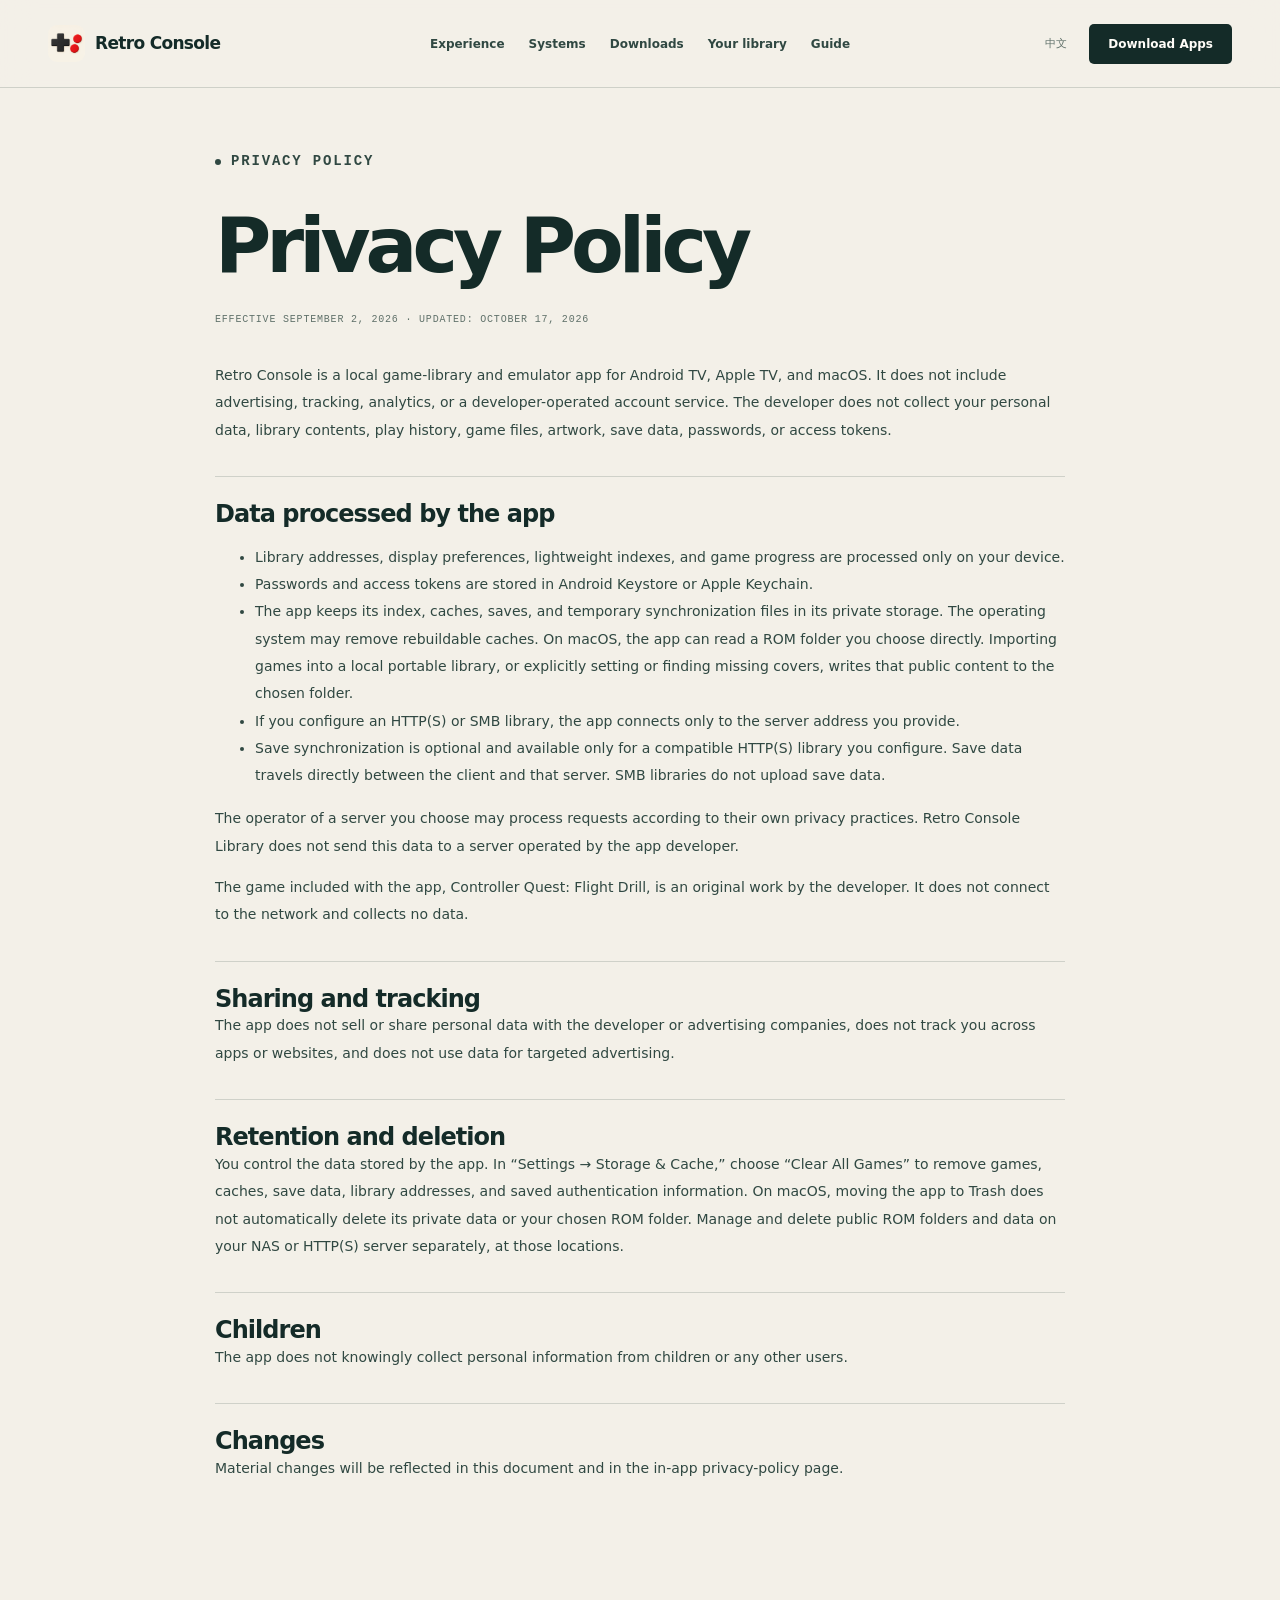
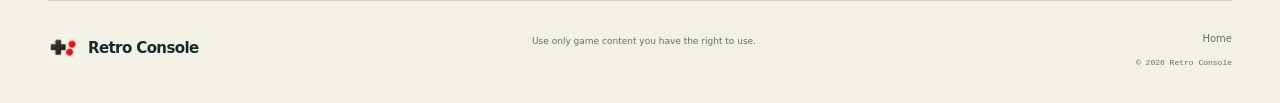
<file: en/privacy.html>
<!doctype html>
<html lang="en">
  <head>
    <meta charset="utf-8">
    <meta property="og:url" content="https://getretroconsole.com/en/privacy.html">
    <meta name="viewport" content="width=device-width, initial-scale=1">
    <meta name="theme-color" content="#120f0e">
    <meta name="description" content="Privacy policy for Retro Console on Android TV, Apple TV, macOS, and the library server.">
    <title>Privacy Policy — Retro Console</title>
    <link rel="canonical" href="https://getretroconsole.com/en/privacy.html">
    <link rel="alternate" hreflang="zh-Hans" href="https://getretroconsole.com/privacy.html">
    <link rel="alternate" hreflang="en" href="https://getretroconsole.com/en/privacy.html">
    <link rel="alternate" hreflang="x-default" href="https://getretroconsole.com/privacy.html">
    <link rel="icon" type="image/png" sizes="32x32" href="../assets/favicon-32.png">
    <link rel="icon" type="image/png" sizes="16x16" href="../assets/favicon-16.png">
    <link rel="apple-touch-icon" sizes="180x180" href="../assets/apple-touch-icon.png">
    <script src="../language.js?v=7c945b831b"></script>
    <link rel="stylesheet" href="../styles.css?v=ae82582086">
    <script src="../script.js?v=56313321a7" defer></script>
  </head>
  <body>
    <header class="site-header scrolled" data-header>
      <a class="brand" href="index.html" aria-label="Return to the Retro Console home page"><img class="brand-icon" src="../assets/site-icon-128.png" alt="" width="128" height="128" decoding="async"><span>Retro Console</span></a>
      <nav id="site-nav" aria-label="Main navigation"><a href="index.html#experience">Experience</a><a href="index.html#systems">Systems</a><a href="index.html#download">Downloads</a><a href="server.html">Your library</a><a href="install.html">Guide</a></nav>
      <div class="header-actions"><a class="language-switch" data-language="zh" href="../privacy.html" lang="zh-Hans" hreflang="zh-Hans" aria-label="Switch to Chinese">中文</a>
      <a class="header-cta" href="index.html#download">Download Apps</a><button class="nav-toggle" type="button" aria-controls="site-nav" aria-expanded="false" aria-label="Open navigation" data-nav-toggle><span></span><span></span></button></div>
    </header>

    <main class="policy section-shell">
      <p class="eyebrow"><span></span> Privacy Policy</p>
      <h1>Privacy Policy</h1>
      <p class="effective">Effective September 2, 2026 · Updated: October 17, 2026</p>
      <p>Retro Console is a local game-library and emulator app for Android TV, Apple TV, and macOS. It does not include advertising, tracking, analytics, or a developer-operated account service. The developer does not collect your personal data, library contents, play history, game files, artwork, save data, passwords, or access tokens.</p>

      <h2>Data processed by the app</h2>
      <ul>
        <li>Library addresses, display preferences, lightweight indexes, and game progress are processed only on your device.</li>
        <li>Passwords and access tokens are stored in Android Keystore or Apple Keychain.</li>
        <li>The app keeps its index, caches, saves, and temporary synchronization files in its private storage. The operating system may remove rebuildable caches. On macOS, the app can read a ROM folder you choose directly. Importing games into a local portable library, or explicitly setting or finding missing covers, writes that public content to the chosen folder.</li>
        <li>If you configure an HTTP(S) or SMB library, the app connects only to the server address you provide.</li>
        <li>Save synchronization is optional and available only for a compatible HTTP(S) library you configure. Save data travels directly between the client and that server. SMB libraries do not upload save data.</li>
      </ul>
      <p>The operator of a server you choose may process requests according to their own privacy practices. Retro Console Library does not send this data to a server operated by the app developer.</p>

      <p>The game included with the app, Controller Quest: Flight Drill, is an original work by the developer. It does not connect to the network and collects no data.</p>
      <h2>Sharing and tracking</h2>
      <p>The app does not sell or share personal data with the developer or advertising companies, does not track you across apps or websites, and does not use data for targeted advertising.</p>

      <h2>Retention and deletion</h2>
      <p>You control the data stored by the app. In “Settings → Storage &amp; Cache,” choose “Clear All Games” to remove games, caches, save data, library addresses, and saved authentication information. On macOS, moving the app to Trash does not automatically delete its private data or your chosen ROM folder. Manage and delete public ROM folders and data on your NAS or HTTP(S) server separately, at those locations.</p>

      <h2>Children</h2>
      <p>The app does not knowingly collect personal information from children or any other users.</p>

      <h2>Changes</h2>
      <p>Material changes will be reflected in this document and in the in-app privacy-policy page.</p>
    </main>

    <footer class="site-footer section-shell">
      <a class="brand" href="index.html"><img class="brand-icon" src="../assets/site-icon-128.png" alt="" width="128" height="128" loading="lazy" decoding="async"><span>Retro Console</span></a>
      <p>Use only game content you have the right to use.</p>
      <div><a href="index.html">Home</a><span>© <span data-year>2026</span> Retro Console</span></div>
    </footer>
  </body>
</html>
</file>
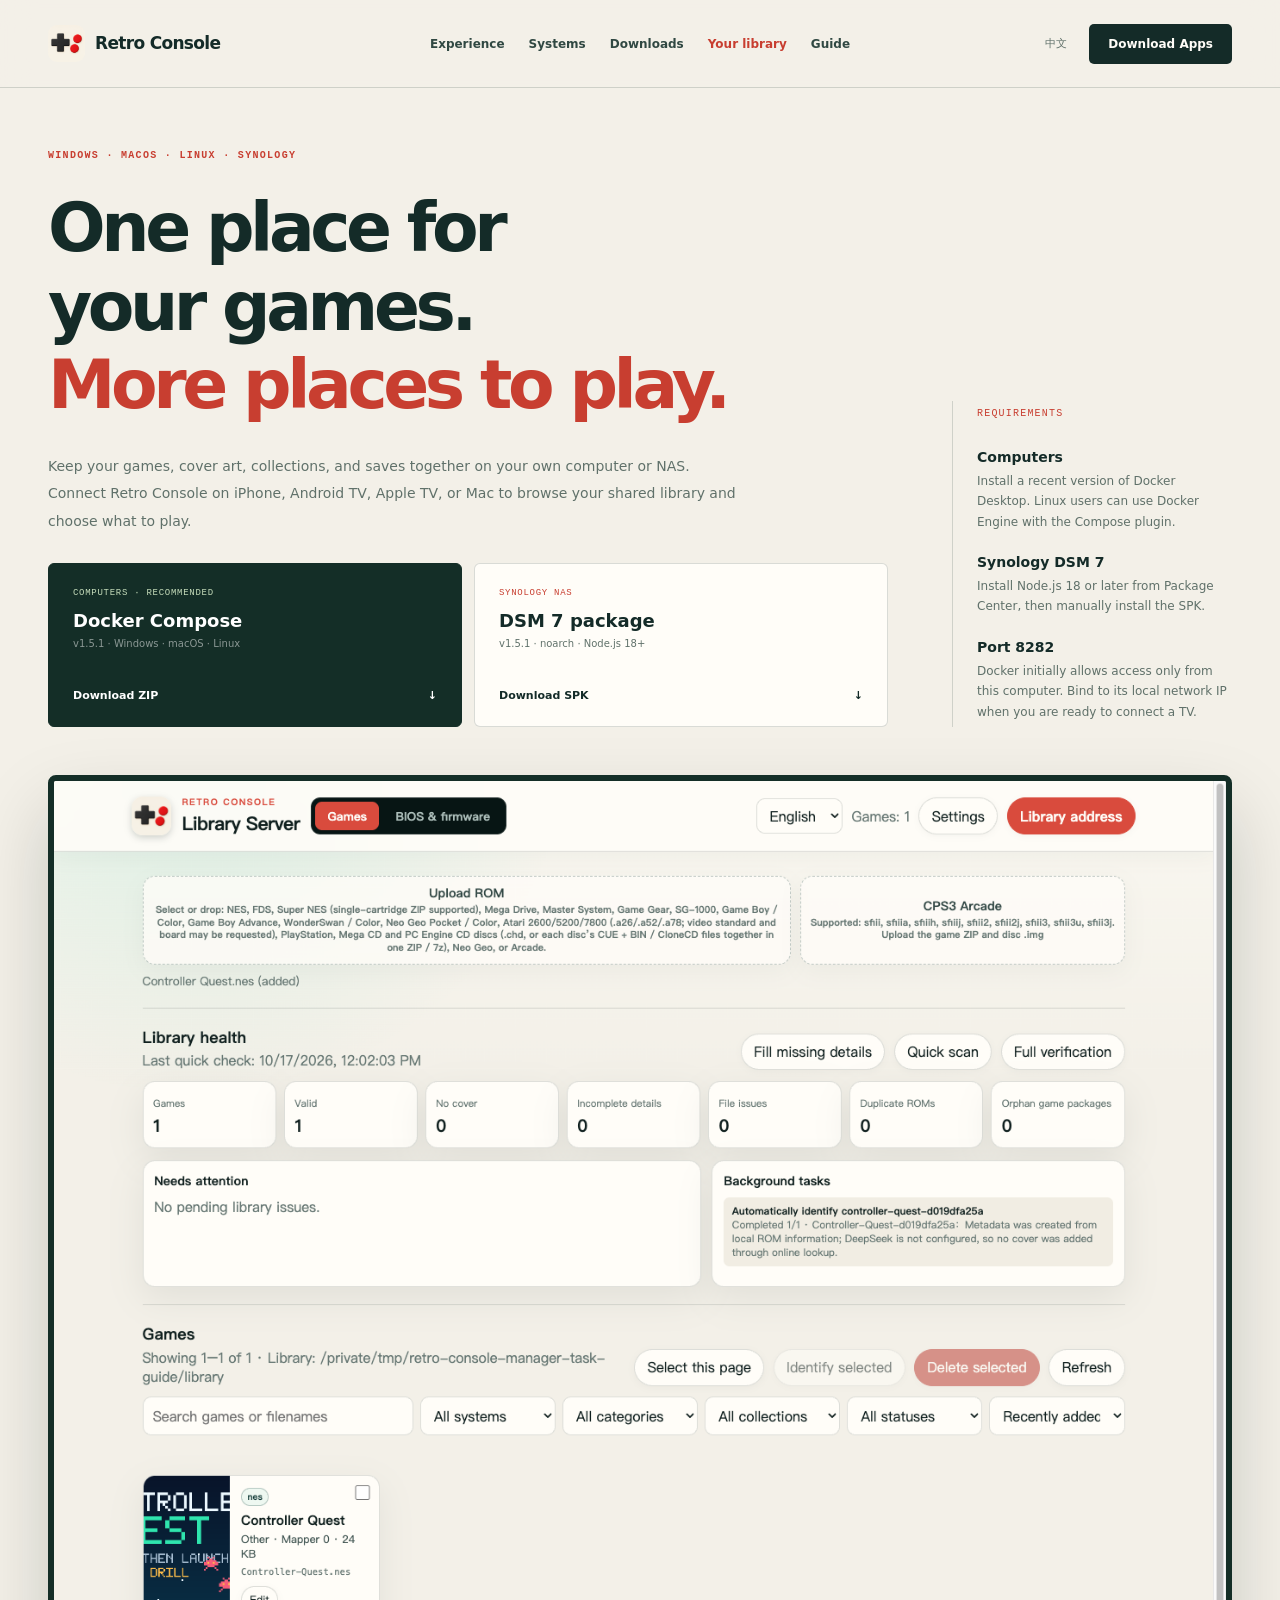
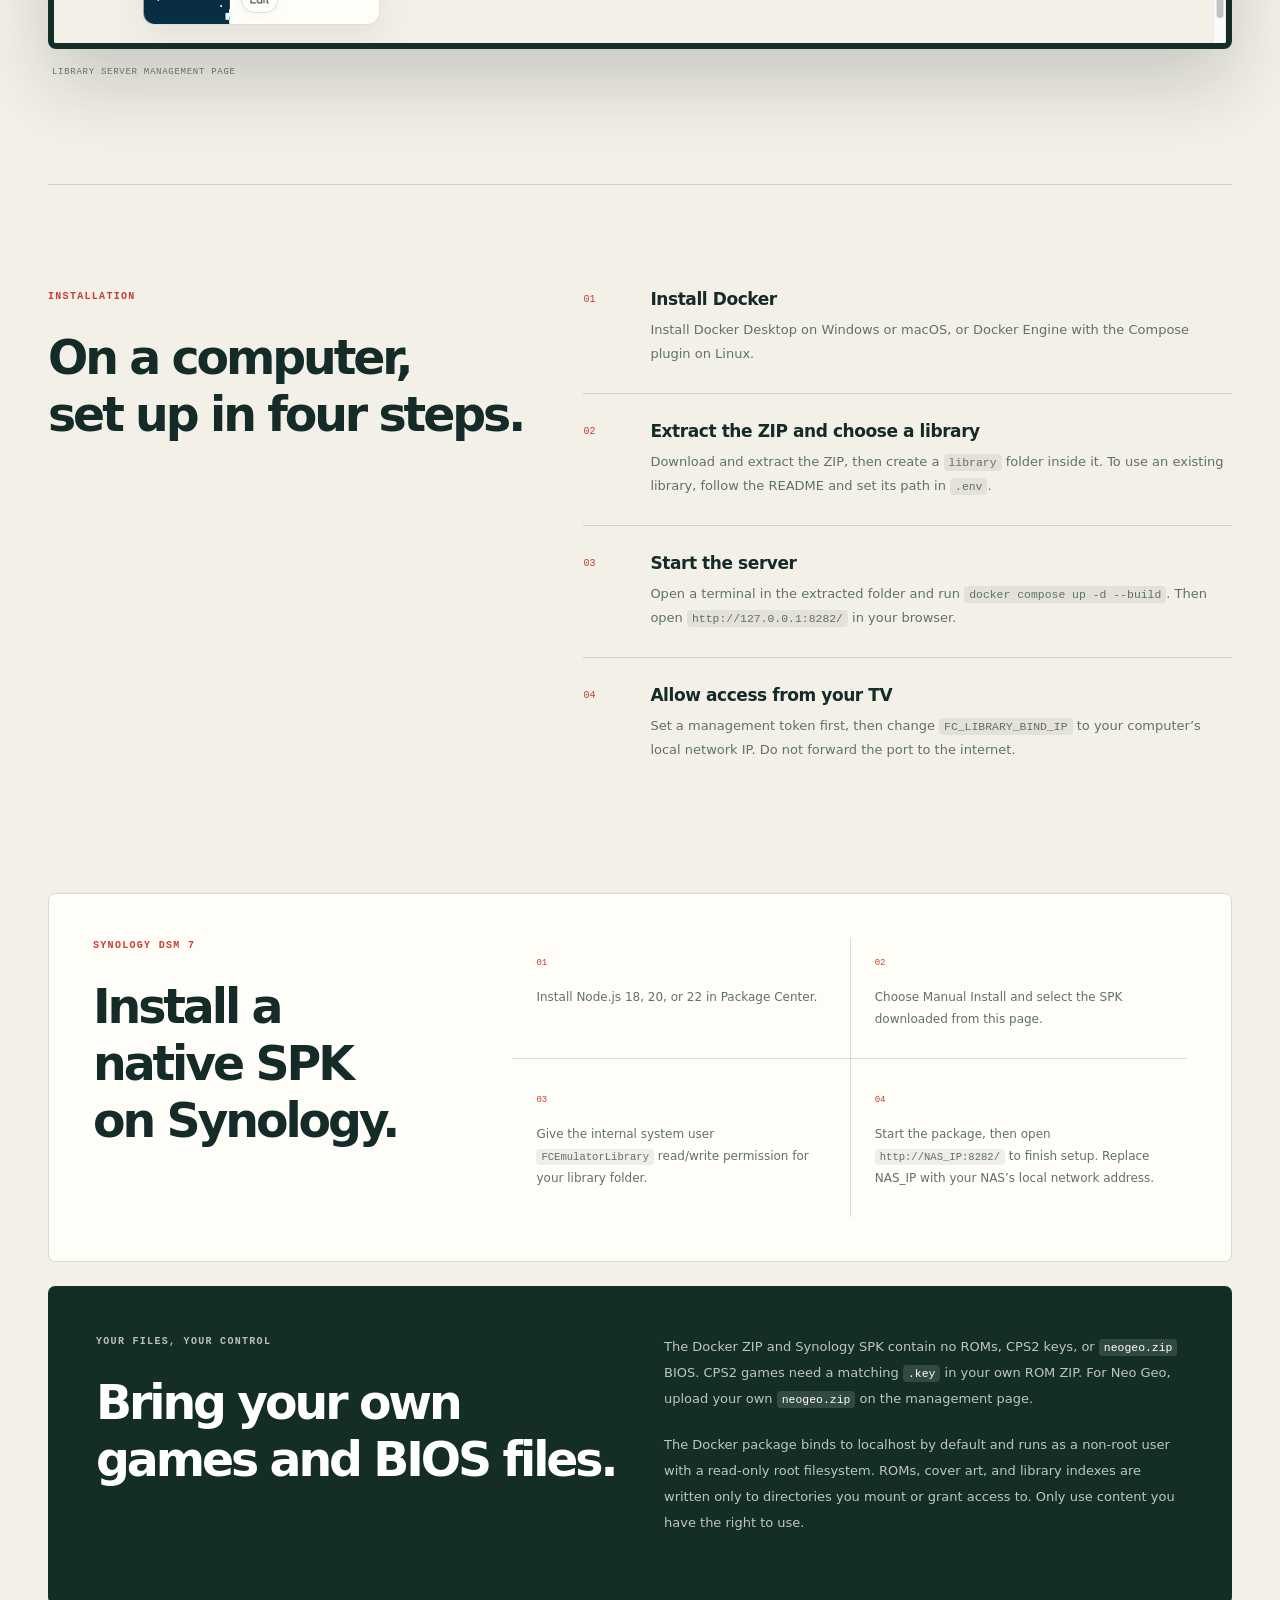
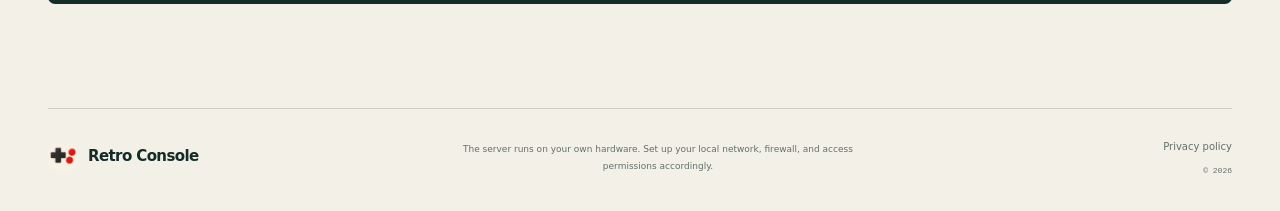
<file: en/server.html>
<!doctype html>
<html lang="en">
  <head>
    <meta charset="utf-8">
    <meta property="og:url" content="https://getretroconsole.com/en/server.html">
    <link rel="canonical" href="https://getretroconsole.com/en/server.html">
    <script src="../language.js?v=7c945b831b"></script>
    <meta name="viewport" content="width=device-width, initial-scale=1">
    <meta name="theme-color" content="#0b1717">
    <meta name="description" content="Install Retro Console Library Server on Windows, macOS, Linux, or Synology NAS.">
    <meta property="og:title" content="Library server — Retro Console">
    <meta property="og:description" content="Manage ROMs, game details, and cover art on your own computer or Synology NAS.">
    <meta property="og:type" content="website">
    <meta property="og:image" content="https://getretroconsole.com/assets/install-library-en.png">
    <link rel="alternate" hreflang="zh-Hans" href="https://getretroconsole.com/server.html">
    <link rel="alternate" hreflang="en" href="https://getretroconsole.com/en/server.html">
    <link rel="alternate" hreflang="x-default" href="https://getretroconsole.com/server.html">
    <title>Library server — Retro Console</title>
    <link rel="icon" type="image/png" sizes="32x32" href="../assets/favicon-32.png">
    <link rel="icon" type="image/png" sizes="16x16" href="../assets/favicon-16.png">
    <link rel="apple-touch-icon" sizes="180x180" href="../assets/apple-touch-icon.png">
    <link rel="stylesheet" href="../styles.css?v=ae82582086">
    <script src="../script.js?v=56313321a7" defer></script>
  </head>
  <body>
    <header class="site-header scrolled" data-header>
      <a class="brand" href="index.html" aria-label="Return to Retro Console home">
        <img class="brand-icon" src="../assets/site-icon-128.png" alt="" width="128" height="128" decoding="async">
        <span>Retro Console</span>
      </a>
      <nav id="site-nav" aria-label="Main navigation"><a href="index.html#experience">Experience</a><a href="index.html#systems">Systems</a><a href="index.html#download">Downloads</a><a class="current" aria-current="page" href="server.html">Your library</a><a href="install.html">Guide</a></nav>
      <div class="header-actions"><a class="language-switch" data-language="zh" href="../server.html?lang=zh" lang="zh-CN" aria-label="切换到中文">中文</a><a class="header-cta" href="index.html#download">Download Apps</a><button class="nav-toggle" type="button" aria-controls="site-nav" aria-expanded="false" aria-label="Open navigation" data-nav-toggle><span></span><span></span></button></div>
    </header>

    <main>
      <section class="server-hero section-shell">
        <div class="server-hero-copy reveal">
          <p class="eyebrow">WINDOWS · MACOS · LINUX · SYNOLOGY</p>
          <h1>One place for your games.<br><em>More places to play.</em></h1>
          <p>Keep your games, cover art, collections, and saves together on your own computer or NAS. Connect Retro Console on iPhone, Android TV, Apple TV, or Mac to browse your shared library and choose what to play.</p>
          <div class="server-download-options">
            <a class="server-download-card featured" href="../downloads/FCEmulatorLibrary-Docker-1.5.1-047d4b93.zip" download>
              <span>Computers · Recommended</span><strong>Docker Compose</strong><small>v1.5.1 · Windows · macOS · Linux</small><b>Download ZIP <i>↓</i></b>
            </a>
            <a class="server-download-card" href="../downloads/FCEmulatorLibrary-1.5.1-44b7225f.spk" download>
              <span>Synology NAS</span><strong>DSM 7 package</strong><small>v1.5.1 · noarch · Node.js 18+</small><b>Download SPK <i>↓</i></b>
            </a>
          </div>
        </div>
        <aside class="server-requirements reveal" aria-label="Requirements">
          <p>Requirements</p>
          <strong>Computers</strong>
          <span>Install a recent version of Docker Desktop. Linux users can use Docker Engine with the Compose plugin.</span>
          <strong>Synology DSM 7</strong>
          <span>Install Node.js 18 or later from Package Center, then manually install the SPK.</span>
          <strong>Port 8282</strong>
          <span>Docker initially allows access only from this computer. Bind to its local network IP when you are ready to connect a TV.</span>
        </aside>
      </section>

      <section class="server-shot section-shell reveal">
        <img src="../assets/install-library-en.png" alt="Retro Console Library Server management page with pending items, background tasks, filters, and game cover art" width="1360" height="1000" loading="lazy" decoding="async">
        <p>Library server management page</p>
      </section>

      <section class="server-guide section-shell" aria-labelledby="install-title">
        <div class="server-guide-title reveal">
          <p class="eyebrow">INSTALLATION</p>
          <h2 id="install-title">On a computer,<br>set up in four steps.</h2>
        </div>
        <ol class="server-steps">
          <li class="reveal"><span>01</span><div><h3>Install Docker</h3><p>Install Docker Desktop on Windows or macOS, or Docker Engine with the Compose plugin on Linux.</p></div></li>
          <li class="reveal"><span>02</span><div><h3>Extract the ZIP and choose a library</h3><p>Download and extract the ZIP, then create a <code>library</code> folder inside it. To use an existing library, follow the README and set its path in <code>.env</code>.</p></div></li>
          <li class="reveal"><span>03</span><div><h3>Start the server</h3><p>Open a terminal in the extracted folder and run <code>docker compose up -d --build</code>. Then open <code>http://127.0.0.1:8282/</code> in your browser.</p></div></li>
          <li class="reveal"><span>04</span><div><h3>Allow access from your TV</h3><p>Set a management token first, then change <code>FC_LIBRARY_BIND_IP</code> to your computer’s local network IP. Do not forward the port to the internet.</p></div></li>
        </ol>
      </section>

      <section class="server-synology section-shell reveal" aria-labelledby="synology-title">
        <div><p class="eyebrow">SYNOLOGY DSM 7</p><h2 id="synology-title">Install a native SPK<br>on Synology.</h2></div>
        <ol>
          <li><span>01</span><p>Install Node.js 18, 20, or 22 in Package Center.</p></li>
          <li><span>02</span><p>Choose Manual Install and select the SPK downloaded from this page.</p></li>
          <li><span>03</span><p>Give the internal system user <code>FCEmulatorLibrary</code> read/write permission for your library folder.</p></li>
          <li><span>04</span><p>Start the package, then open <code>http://NAS_IP:8282/</code> to finish setup. Replace NAS_IP with your NAS’s local network address.</p></li>
        </ol>
      </section>

      <section class="server-notice section-shell reveal">
        <div>
          <p class="eyebrow">YOUR FILES, YOUR CONTROL</p>
          <h2>Bring your own<br>games and BIOS files.</h2>
        </div>
        <div>
          <p>The Docker ZIP and Synology SPK contain no ROMs, CPS2 keys, or <code>neogeo.zip</code> BIOS. CPS2 games need a matching <code>.key</code> in your own ROM ZIP. For Neo Geo, upload your own <code>neogeo.zip</code> on the management page.</p>
          <p>The Docker package binds to localhost by default and runs as a non-root user with a read-only root filesystem. ROMs, cover art, and library indexes are written only to directories you mount or grant access to. Only use content you have the right to use.</p>
        </div>
      </section>
    </main>

    <footer class="site-footer section-shell">
      <a class="brand" href="index.html"><img class="brand-icon" src="../assets/site-icon-128.png" alt="" width="128" height="128" loading="lazy" decoding="async"><span>Retro Console</span></a>
      <p>The server runs on your own hardware. Set up your local network, firewall, and access permissions accordingly.</p>
      <div><a href="privacy.html">Privacy policy</a><span>© <span data-year></span></span></div>
    </footer>
  </body>
</html>
</file>
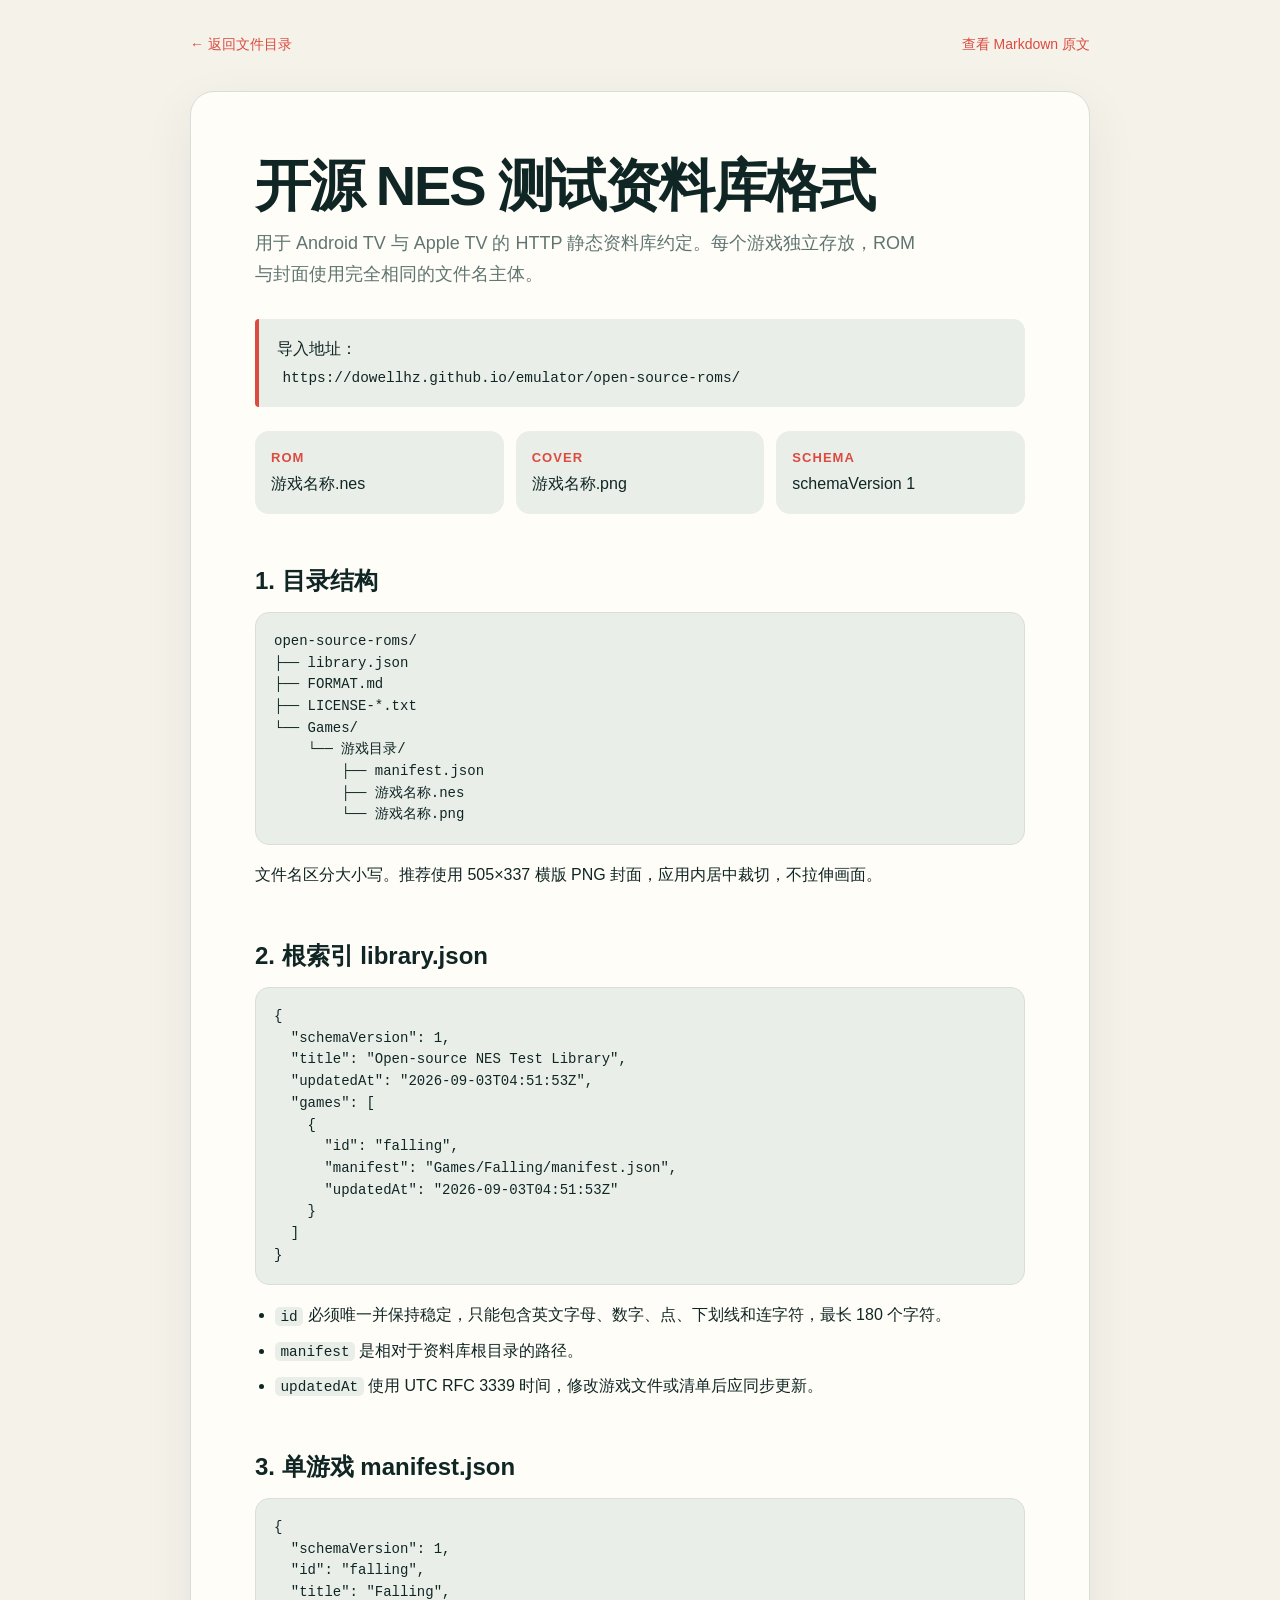
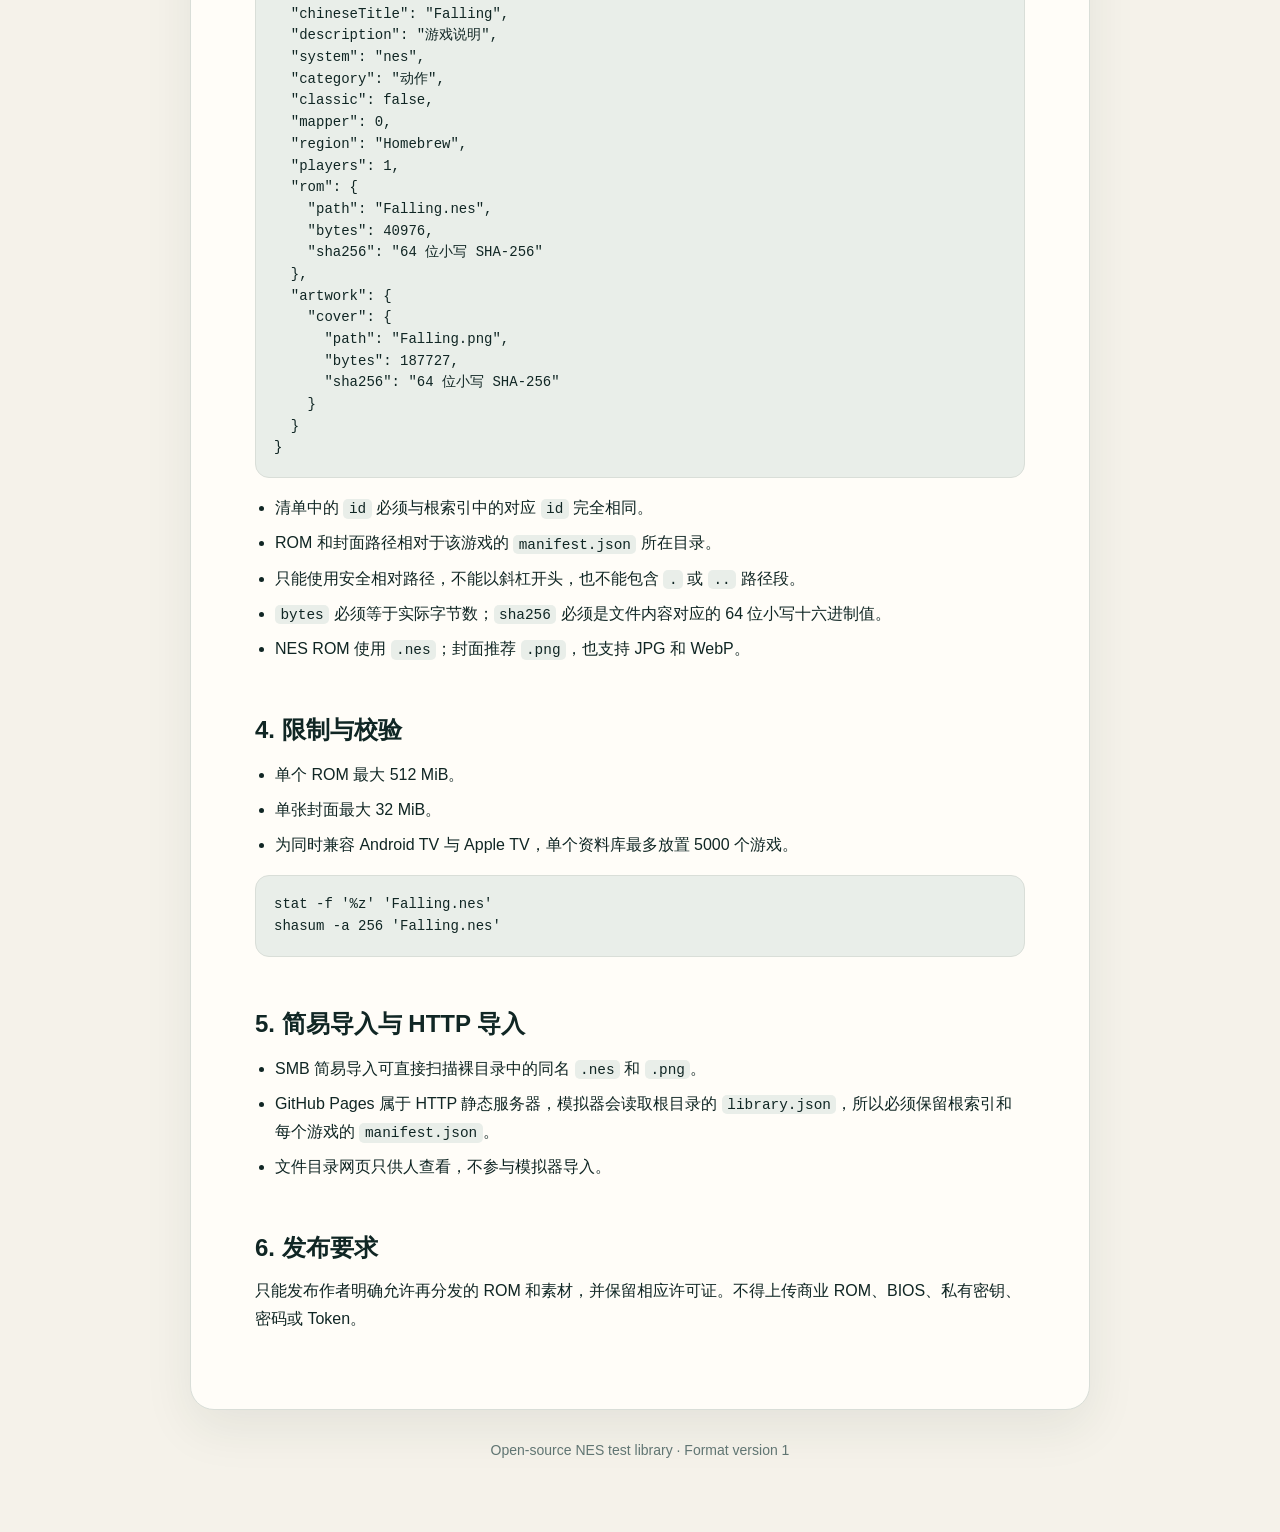
<file: open-source-roms/format.html>
<!doctype html>
<html lang="zh-CN">
<head>
  <meta charset="utf-8">
  <meta name="viewport" content="width=device-width, initial-scale=1">
  <meta name="description" content="FC Emulator 开源 NES 测试资料库目录、索引与游戏清单格式说明。">
  <title>开源 NES 测试资料库格式说明</title>
  <style>
    :root {
      color-scheme: light dark;
      --paper: #f5f2ea;
      --card: #fffdf8;
      --ink: #102624;
      --muted: #607572;
      --line: #d9ded8;
      --accent: #db4b3f;
      --code: #e9eee9;
    }
    * { box-sizing: border-box; }
    body { margin: 0; background: var(--paper); color: var(--ink); font: 16px/1.75 -apple-system, BlinkMacSystemFont, "Segoe UI", sans-serif; }
    main { width: min(900px, calc(100% - 32px)); margin: 32px auto 72px; }
    nav { display: flex; align-items: center; justify-content: space-between; margin-bottom: 34px; font-size: 14px; }
    a { color: var(--accent); text-decoration: none; }
    a:hover { text-decoration: underline; }
    article { padding: clamp(24px, 6vw, 64px); background: var(--card); border: 1px solid var(--line); border-radius: 24px; box-shadow: 0 18px 50px rgba(31, 47, 43, .08); }
    h1 { margin: 0 0 12px; font-size: clamp(32px, 6vw, 56px); line-height: 1.08; letter-spacing: -.04em; }
    h2 { margin: 44px 0 14px; padding-top: 8px; font-size: 24px; line-height: 1.25; }
    p { margin: 12px 0; }
    .lead { max-width: 680px; color: var(--muted); font-size: 18px; }
    .address { margin: 28px 0 8px; padding: 16px 18px; border-left: 4px solid var(--accent); background: var(--code); border-radius: 4px 12px 12px 4px; overflow-wrap: anywhere; }
    pre { overflow-x: auto; margin: 16px 0; padding: 18px; background: var(--code); border: 1px solid var(--line); border-radius: 14px; font: 14px/1.55 ui-monospace, SFMono-Regular, Menlo, Consolas, monospace; }
    code { font-family: ui-monospace, SFMono-Regular, Menlo, Consolas, monospace; }
    :not(pre) > code { padding: .12em .38em; background: var(--code); border-radius: 5px; font-size: .9em; }
    ul { padding-left: 1.25em; }
    li { margin: 7px 0; }
    .rule { display: grid; grid-template-columns: repeat(3, 1fr); gap: 12px; margin: 24px 0 8px; }
    .rule div { padding: 16px; background: var(--code); border-radius: 14px; }
    .rule strong { display: block; color: var(--accent); font-size: 13px; letter-spacing: .08em; text-transform: uppercase; }
    footer { margin-top: 28px; color: var(--muted); font-size: 14px; text-align: center; }
    @media (max-width: 640px) { .rule { grid-template-columns: 1fr; } article { border-radius: 18px; } }
    @media (prefers-color-scheme: dark) {
      :root { --paper: #111816; --card: #17211f; --ink: #edf4f1; --muted: #9eb0ab; --line: #35433f; --code: #202c29; --accent: #ff7568; }
    }
  </style>
</head>
<body>
  <main>
    <nav><a href="./">← 返回文件目录</a><a href="FORMAT.md">查看 Markdown 原文</a></nav>
    <article>
      <h1>开源 NES 测试资料库格式</h1>
      <p class="lead">用于 Android TV 与 Apple TV 的 HTTP 静态资料库约定。每个游戏独立存放，ROM 与封面使用完全相同的文件名主体。</p>
      <p class="address">导入地址：<br><code>https://dowellhz.github.io/emulator/open-source-roms/</code></p>

      <div class="rule">
        <div><strong>ROM</strong>游戏名称.nes</div>
        <div><strong>Cover</strong>游戏名称.png</div>
        <div><strong>Schema</strong>schemaVersion 1</div>
      </div>

      <h2>1. 目录结构</h2>
      <pre><code>open-source-roms/
├── library.json
├── FORMAT.md
├── LICENSE-*.txt
└── Games/
    └── 游戏目录/
        ├── manifest.json
        ├── 游戏名称.nes
        └── 游戏名称.png</code></pre>
      <p>文件名区分大小写。推荐使用 505×337 横版 PNG 封面，应用内居中裁切，不拉伸画面。</p>

      <h2>2. 根索引 library.json</h2>
      <pre><code>{
  "schemaVersion": 1,
  "title": "Open-source NES Test Library",
  "updatedAt": "2026-09-03T04:51:53Z",
  "games": [
    {
      "id": "falling",
      "manifest": "Games/Falling/manifest.json",
      "updatedAt": "2026-09-03T04:51:53Z"
    }
  ]
}</code></pre>
      <ul>
        <li><code>id</code> 必须唯一并保持稳定，只能包含英文字母、数字、点、下划线和连字符，最长 180 个字符。</li>
        <li><code>manifest</code> 是相对于资料库根目录的路径。</li>
        <li><code>updatedAt</code> 使用 UTC RFC 3339 时间，修改游戏文件或清单后应同步更新。</li>
      </ul>

      <h2>3. 单游戏 manifest.json</h2>
      <pre><code>{
  "schemaVersion": 1,
  "id": "falling",
  "title": "Falling",
  "chineseTitle": "Falling",
  "description": "游戏说明",
  "system": "nes",
  "category": "动作",
  "classic": false,
  "mapper": 0,
  "region": "Homebrew",
  "players": 1,
  "rom": {
    "path": "Falling.nes",
    "bytes": 40976,
    "sha256": "64 位小写 SHA-256"
  },
  "artwork": {
    "cover": {
      "path": "Falling.png",
      "bytes": 187727,
      "sha256": "64 位小写 SHA-256"
    }
  }
}</code></pre>
      <ul>
        <li>清单中的 <code>id</code> 必须与根索引中的对应 <code>id</code> 完全相同。</li>
        <li>ROM 和封面路径相对于该游戏的 <code>manifest.json</code> 所在目录。</li>
        <li>只能使用安全相对路径，不能以斜杠开头，也不能包含 <code>.</code> 或 <code>..</code> 路径段。</li>
        <li><code>bytes</code> 必须等于实际字节数；<code>sha256</code> 必须是文件内容对应的 64 位小写十六进制值。</li>
        <li>NES ROM 使用 <code>.nes</code>；封面推荐 <code>.png</code>，也支持 JPG 和 WebP。</li>
      </ul>

      <h2>4. 限制与校验</h2>
      <ul>
        <li>单个 ROM 最大 512 MiB。</li>
        <li>单张封面最大 32 MiB。</li>
        <li>为同时兼容 Android TV 与 Apple TV，单个资料库最多放置 5000 个游戏。</li>
      </ul>
      <pre><code>stat -f '%z' 'Falling.nes'
shasum -a 256 'Falling.nes'</code></pre>

      <h2>5. 简易导入与 HTTP 导入</h2>
      <ul>
        <li>SMB 简易导入可直接扫描裸目录中的同名 <code>.nes</code> 和 <code>.png</code>。</li>
        <li>GitHub Pages 属于 HTTP 静态服务器，模拟器会读取根目录的 <code>library.json</code>，所以必须保留根索引和每个游戏的 <code>manifest.json</code>。</li>
        <li>文件目录网页只供人查看，不参与模拟器导入。</li>
      </ul>

      <h2>6. 发布要求</h2>
      <p>只能发布作者明确允许再分发的 ROM 和素材，并保留相应许可证。不得上传商业 ROM、BIOS、私有密钥、密码或 Token。</p>
    </article>
    <footer>Open-source NES test library · Format version 1</footer>
  </main>
</body>
</html>
</file>
<file: styles.css>
/* Retro Console — warm paper, evergreen ink, vermilion controls. */
:root {
--header-height:88px; --header-gap:42px; --section-space:104px; --section-gap:36px;
--ink:#142b28; --ink-soft:#304842; --muted:#60716a;
--paper:#f3f0e8; --paper-deep:#e9e5db; --white:#fffdf8;
--red:#c83e30; --red-dark:#a82d23; --mint:#c6ddbb; --teal:#214d41; --night:#142e27;
--line:rgba(20,43,40,.16); --line-light:rgba(255,255,255,.2);
--sans:"Inter","SF Pro Display","PingFang SC","Microsoft YaHei",system-ui,sans-serif;
--mono:"SFMono-Regular","Cascadia Mono",ui-monospace,monospace;
}
*{box-sizing:border-box}
html{scroll-behavior:smooth;scroll-padding-top:0}
body{background:var(--paper);color:var(--ink);font-family:var(--sans);margin:0;-webkit-font-smoothing:antialiased}
a{color:inherit;text-decoration:none}
img{display:block;max-width:100%;height:auto}
button,input{font:inherit}
button{cursor:pointer}
button:disabled{cursor:default}
[hidden]{display:none!important}
svg{display:block}
figure{margin:0}
p{line-height:1.8}
a,button,summary{-webkit-tap-highlight-color:transparent}
a:focus-visible,button:focus-visible,summary:focus-visible{outline:3px solid var(--red);outline-offset:5px}
.section-shell{width:min(1240px,calc(100% - 96px));margin-inline:auto}
main [id]{scroll-margin-top:calc(var(--header-height) + 24px)}
h1,h2,h3,p{margin-top:0}
h1,h2{font-weight:750;letter-spacing:-.065em;line-height:1.12;margin-bottom:0;text-wrap:balance}
h1 em,h2 em{font-style:normal;color:var(--red)}
h3{letter-spacing:-.025em}
button,a,summary{touch-action:manipulation}
.skip-link{position:fixed;left:20px;top:10px;padding:12px 20px;background:var(--ink);color:var(--white);z-index:100;transform:translateY(-160%)}
.skip-link:focus{transform:none}
.site-header{height:88px;position:fixed;top:0;left:0;right:0;z-index:40;display:grid;grid-template-columns:1fr auto 1fr;align-items:center;gap:24px;padding-inline:max(48px,calc((100vw - 1240px)/2));background:rgba(243,240,232,.94);border-bottom:1px solid var(--line);backdrop-filter:blur(16px)}
.brand{display:inline-flex;align-items:center;gap:10px;font-size:17px;letter-spacing:-.04em;font-weight:800;line-height:1.2;width:max-content}
.brand-icon{width:37px;height:37px;object-fit:contain;border-radius:9px}
.brand-subtitle{display:block;font-size:8px;letter-spacing:.13em;color:var(--muted);margin-top:6px;font-weight:550}
.site-header nav{display:flex;align-items:center;gap:24px}
.site-header nav a{font-size:12px;font-weight:600;color:var(--ink-soft);padding-block:14px;white-space:nowrap}
.site-header nav a:hover,.site-header nav a.current{color:var(--red)}
.header-actions{justify-self:end;display:flex;align-items:center;gap:18px}
.language-switch{font:11px var(--mono);color:var(--muted);padding:10px 4px}
.language-switch:hover{color:var(--red)}
.header-cta{display:inline-flex;align-items:center;justify-content:center;gap:16px;border-radius:5px;padding:13px 19px;background:var(--ink);color:var(--white);font-size:12px;font-weight:650;white-space:nowrap}
.header-cta:hover{background:var(--teal)}
.nav-toggle{display:none}
.eyebrow{display:flex;align-items:center;gap:10px;font:550 10px/1.6 var(--mono);letter-spacing:.13em;color:var(--red);margin:0 0 25px;text-transform:uppercase}
.eyebrow>span{height:6px;width:6px;border-radius:50%;background:currentColor}
.micro-label{font:10px/1.6 var(--mono);letter-spacing:.08em}
.button{display:inline-flex;align-items:center;justify-content:space-between;gap:30px;padding:17px 23px;border-radius:5px;font-size:13px;font-weight:650;min-height:52px;transition:background .2s,transform .2s;border:1px solid transparent}
.button:hover{transform:translateY(-2px)}
.button-primary{background:var(--red);color:var(--white)}
.button-primary:hover{background:var(--red-dark)}
.button-dark,.button-light{background:var(--ink);color:var(--white)}
.button-dark:hover,.button-light:hover{background:var(--teal)}
.button-text{color:var(--ink);padding-inline:8px}
.button-text:hover{color:var(--red)}
.text-link{display:inline-flex;align-items:center;gap:28px;font-size:13px;font-weight:650;border-bottom:1px solid currentColor;padding-block:8px}
.text-link:hover{color:var(--red)}
/* An actual product screen, set inside a quiet, physical object. */
.home-hero{display:grid;grid-template-columns:.94fr 1.06fr;gap:52px;align-items:center;padding-top:calc(var(--header-height) + 72px);padding-bottom:72px;min-height:720px}
.home-hero h1{font-size:clamp(60px,5.9vw,87px);line-height:1.14}
.home-hero h1 em{white-space:nowrap}
.hero-intro{font-size:16px;line-height:1.95;color:var(--muted);margin:28px 0}
.hero-actions{display:flex;flex-wrap:wrap;gap:14px;align-items:center}
.hero-platforms{display:flex;flex-wrap:wrap;gap:8px 17px;margin-top:30px;font:10px var(--mono);color:var(--muted)}
.hero-platforms span+span:before{content:'/';margin-right:17px;opacity:.5}
.home-hero-art{min-height:440px;position:relative;display:flex;flex-direction:column;justify-content:center;isolation:isolate;padding:58px 0 46px}
.hero-art-label{position:absolute;top:15px;left:0;font:9px var(--mono);letter-spacing:.12em;color:var(--muted)}
.hero-disc{position:absolute;z-index:-1;width:390px;height:390px;border-radius:50%;right:5%;top:15px;background:#dfdfcf}
.hero-disc:after{content:'';position:absolute;inset:18px;border:1px solid rgba(20,43,40,.08);border-radius:50%}
.hero-television{position:relative;padding:0 12px;background:#1b302a;border:2px solid #32443b;border-radius:15px;box-shadow:0 32px 40px -24px rgba(19,36,27,.6);transform:rotate(-3deg);z-index:2}
.hero-television img{width:100%;height:auto;aspect-ratio:20/9;object-fit:contain;border-radius:4px}
.television-top{height:18px;display:flex;align-items:center;justify-content:space-between;padding-inline:3px;color:#8f9c8c;font:5px var(--mono);letter-spacing:.18em}
.television-top>span:first-child{width:32px;height:2px;background:#46564b}
.television-bottom{display:flex;align-items:center;justify-content:space-between;height:31px;font:7px var(--mono);letter-spacing:.17em;color:#b8bfa9;padding-inline:5px}
.television-bottom i{height:4px;width:4px;border-radius:50%;background:#c2deaa;box-shadow:0 0 8px #c2deaa}
.tv-foot{width:150px;height:27px;margin:0 auto;border-bottom:6px solid #1b302a;transform:skew(-20deg);position:relative}
.tv-foot:before{content:'';position:absolute;inset:0 65px;background:#1b302a}
.hero-art-footer{display:flex;align-items:center;gap:8px;position:absolute;bottom:10px;left:0;right:0;font-size:11px;color:var(--muted)}
.live-dot{display:block;width:6px;height:6px;border-radius:50%;background:var(--teal);flex:none}
.hero-screen-source{margin-left:auto;font:8px var(--mono);letter-spacing:.1em}
.intro-band{background:var(--night);color:var(--white)}
.intro-band-inner{display:flex;align-items:center;justify-content:space-between;gap:30px;min-height:104px}
.intro-band p{font-size:16px;font-weight:600;line-height:1.5;margin:0}
.intro-band-inner>span{font-size:12px;color:#d2dbca}
.intro-band-inner>span:before{content:'✓';margin-right:10px;color:var(--mint)}
.intro-band a{font-size:11px;color:var(--mint)}
.section-heading{display:flex;justify-content:space-between;gap:48px;align-items:flex-end;margin-bottom:44px}
.section-heading h2{font-size:clamp(36px,4.1vw,58px)}
.section-heading>p{max-width:345px;font-size:13px;line-height:1.9;color:var(--muted);margin:0 0 3px}
.section-heading>div{max-width:780px}
.showroom{padding-block:96px}
.showcase-tabs{display:flex;border-bottom:1px solid var(--line);gap:32px;margin-bottom:32px}
.showcase-tabs button{border:0;border-bottom:2px solid transparent;margin-bottom:-1px;background:none;color:var(--muted);padding:17px 2px;font-size:13px;font-weight:600;display:flex;align-items:center;gap:12px}
.showcase-tabs button[aria-selected=true]{border-bottom-color:var(--red);color:var(--ink)}
.tab-number{font:10px var(--mono);color:var(--red)}
.showcase-caption{display:flex;align-items:center;justify-content:space-between;gap:32px;margin-bottom:24px}
.showcase-caption h3{font-size:20px;margin:7px 0 0}
.showcase-caption .micro-label{font-size:8px;color:var(--muted)}
.showcase-caption p{max-width:440px;font-size:12px;line-height:1.9;color:var(--muted);margin:0}
.showcase-figure{background:#e1e6df;border:1px solid #bdc9bf;border-radius:9px;overflow:hidden}
.window-bar{height:34px;display:flex;align-items:center;gap:6px;padding:0 16px;background:#dbe0d8;border-bottom:1px solid #c4cec3}
.window-bar i{height:6px;width:6px;border:1px solid #93a08e;border-radius:50%}
.window-bar span{font:9px var(--mono);color:#52634f;margin-left:auto}
.showcase-figure>a{display:block;padding:20px}
.showcase-figure img{width:100%;height:auto;box-shadow:0 3px 12px rgba(20,43,40,.04)}
.showcase-figure figcaption{display:flex;align-items:center;justify-content:space-between;gap:12px;padding:0 20px 17px;color:#53654e;font-size:10px}
.showcase-figure figcaption>span{font-size:10px;white-space:nowrap}
.showcase-panel+ .showcase-panel{margin-top:32px}
.js-ready .showcase-panel{margin-top:0}
.play-feel{background:var(--paper-deep);padding-block:80px}
.feel-heading{display:grid;grid-template-columns:1.2fr .8fr;gap:70px;align-items:center}
.feel-heading h2{font-size:clamp(35px,4vw,54px)}
.feel-heading figure{position:relative;max-width:350px;justify-self:end}
.feel-heading img{border-radius:24px;box-shadow:0 18px 30px -22px rgba(32,26,11,.6);transform:rotate(-5deg)}
.feel-heading figcaption{font:8px var(--mono);text-align:right;color:var(--muted);margin-top:20px}
.benefits{display:grid;grid-template-columns:repeat(3,1fr);gap:40px;margin-top:56px}
.benefit{position:relative;border-top:1px solid #b8bdb0;padding-top:22px}
.benefit>svg{width:30px;height:30px;margin-bottom:28px}
.benefit>.micro-label{position:absolute;right:0;top:24px;color:var(--muted)}
.benefit h3{font-size:18px;margin:0 0 14px}
.benefit p{font-size:13px;color:var(--muted);margin:0;line-height:1.9}
.home-systems{padding-block:96px}
.systems-list{display:grid;grid-template-columns:repeat(2,minmax(0,1fr));column-gap:48px}
.system-item{border-top:1px solid var(--line)}
.system-item summary{display:flex;align-items:center;gap:22px;list-style:none;padding:26px 0;cursor:pointer}
.system-item summary::-webkit-details-marker, .faq-list summary::-webkit-details-marker{display:none}
.system-number{font:10px var(--mono);color:var(--red);align-self:flex-start;padding-top:5px}
.system-item summary small{display:block;font:9px var(--mono);letter-spacing:.12em;color:var(--muted);margin-bottom:9px}
.system-item summary strong{font-size:21px;letter-spacing:-.04em;font-weight:650}
.detail-plus{font-size:24px;font-weight:350;line-height:1;margin-left:auto;transition:transform .15s;color:var(--muted)}
details[open]>summary .detail-plus{transform:rotate(45deg)}
.system-detail{padding:0 0 26px 36px}
.system-detail p{font-size:13px;line-height:1.9;margin-bottom:12px}
.system-detail small{display:block;font-size:11px;line-height:1.8;color:var(--muted);margin-bottom:15px}
.system-detail>a{font-size:12px;color:var(--red)}
.systems-footnote{display:flex;justify-content:space-between;align-items:center;gap:20px;padding-top:24px;border-top:1px solid var(--line);font-size:11px;color:var(--muted)}
.systems-footnote p{margin:0}
.systems-footnote>div{display:flex;gap:24px;white-space:nowrap}
.systems-footnote a{color:var(--red)}
.shared-library{display:grid;grid-template-columns:1fr 1fr;gap:70px;border-top:1px solid var(--line);padding-block:80px 96px}
.shared-copy h2{font-size:clamp(34px,3.9vw,53px)}
.shared-copy>p:not(.eyebrow){font-size:13px;color:var(--muted);line-height:1.9;max-width:480px;margin:24px 0}
.library-diagram{align-self:center;padding:40px 30px;background:#e3e6da;border:1px solid #d1d8c8;border-radius:7px}
.diagram-source{display:flex;align-items:center;gap:18px;background:var(--white);border:1px solid #c0cbb7;padding:22px;border-radius:6px;box-shadow:0 8px 18px rgba(20,43,40,.04)}
.diagram-source>svg{width:38px;height:38px;flex:none}
.diagram-source strong{display:block;font-size:14px;font-weight:650}
.diagram-source div>span{font:9px var(--mono);display:block;color:var(--muted);margin-top:6px}
.diagram-source .live-dot{margin-left:auto}
.diagram-connection{height:64px;position:relative;display:flex;align-items:center;justify-content:center}
.diagram-connection:before{content:'';position:absolute;inset:0 50%;border-left:1px solid #95a78a}
.diagram-connection span{position:relative;font:8px var(--mono);letter-spacing:.1em;background:#e3e6da;color:var(--muted);padding:5px 9px}
.diagram-devices{display:grid;grid-template-columns:repeat(4,1fr);position:relative}
.diagram-devices:before{content:'';position:absolute;left:12%;right:12%;top:0;border-top:1px solid #95a78a}
.diagram-devices>div{padding-top:20px;display:flex;align-items:center;flex-direction:column;gap:10px;position:relative}
.diagram-devices>div:before{content:'';height:12px;border-left:1px solid #95a78a;position:absolute;top:0}
.diagram-devices svg{width:29px;height:29px}
.diagram-devices span{font-size:9px;white-space:nowrap}
.library-diagram>p{font-size:10px;color:var(--muted);text-align:center;line-height:1.8;margin:30px 0 0}
.home-download{background:var(--night);color:var(--white);padding-block:88px}
.home-download .eyebrow{color:#c7d9b5}
.home-download h2 em{color:#c5d9b2}
.home-download .section-heading>p{color:#b9c6b2}
.app-grid{display:grid;grid-template-columns:repeat(4,minmax(0,1fr));gap:14px}
.app-card{border-radius:7px;background:var(--white);color:var(--ink);padding:25px 22px;min-width:0;display:flex;flex-direction:column}
.app-card-top{display:flex;align-items:center;justify-content:space-between;gap:10px;margin-bottom:28px}
.device-icon svg{height:32px;width:32px}
.app-card-top>.micro-label{font-size:7px;color:var(--muted)}
.app-card h3{font-size:25px;margin-bottom:10px}
.app-description{font-size:12px;margin:0 0 20px;color:var(--ink-soft);line-height:1.8}
.app-requirements{font:10px/1.9 var(--mono);color:var(--muted);min-height:40px;margin-bottom:22px}
.app-card .button{margin-top:auto;font-size:11px;width:100%;padding:14px 16px;min-height:46px}
.app-guide{display:flex;align-items:center;justify-content:space-between;font-size:10px;color:var(--muted);padding:16px 0}
.app-guide:hover{color:var(--red)}
.download-integrity{border-top:1px solid var(--line);margin-top:3px;padding-top:13px}
.download-integrity summary{display:flex;justify-content:space-between;gap:10px;list-style:none;font-size:10px;color:var(--muted);cursor:pointer}
.download-integrity summary::-webkit-details-marker{display:none}
.download-integrity>div{margin-top:15px}
.download-integrity .micro-label{font-size:8px;color:var(--muted)}
.download-integrity code{display:block;overflow-wrap:anywhere;line-height:1.8;font:9px/1.8 var(--mono);margin-top:8px}
.copy-button{border:1px solid var(--line);padding:9px 12px;border-radius:3px;background:none;color:var(--ink);font-size:10px;margin-top:12px;max-width:100%;text-align:left}
.download-store-note{border-top:1px solid var(--line);padding-top:11px;margin:3px 0 0;font-size:9px;color:var(--muted);line-height:1.8;min-height:29px}
.download-bottom{display:flex;align-items:center;justify-content:space-between;gap:40px;border-top:1px solid var(--line-light);padding-top:28px;margin-top:36px}
.qr-download{display:flex;align-items:center;gap:18px}
.qr-download img{height:76px;width:76px;background:white;padding:3px;border-radius:3px}
.qr-download strong{font-size:12px;font-weight:600;display:block;margin-bottom:9px}
.qr-download small{font-size:10px;color:#b9c6b2}
.download-bottom>div{max-width:450px;text-align:right}
.download-bottom>div>p{font-size:10px;color:#b9c6b2;line-height:1.9;margin-bottom:8px}
.download-bottom>div>a{font-size:10px;color:var(--mint)}
.server-downloads{display:grid;grid-template-columns:repeat(4,minmax(0,1fr));gap:14px;border-top:1px solid var(--line-light);margin-top:36px;padding-top:36px}
.server-downloads-heading{grid-column:span 2;align-self:center;padding-right:48px}
.server-downloads-heading h3{font-size:34px;line-height:1.15;margin:10px 0 14px;color:var(--white)}
.server-downloads-heading>p:not(.eyebrow){font-size:13px;line-height:1.8;color:#b9c6b2;max-width:420px;margin-bottom:14px}
.server-downloads-heading .text-link{color:var(--mint);font-size:12px}
.home-faq{display:grid;grid-template-columns:.8fr 1.2fr;gap:90px;padding-block:96px}
.home-faq h2{font-size:clamp(38px,4vw,55px)}
.home-faq .text-link{margin-top:30px}
.faq-list{border-top:1px solid var(--line)}
.faq-list details{border-bottom:1px solid var(--line)}
.faq-list summary{list-style:none;cursor:pointer;display:flex;align-items:center;gap:20px;font-size:14px;font-weight:600;padding:25px 0;line-height:1.7}
.faq-list details>div{padding-bottom:25px}
.faq-list p{font-size:12px;color:var(--muted);line-height:2;margin:0 0 13px}
.faq-list details>div>a{font-size:11px;color:var(--red)}
.closing-note{border-top:1px solid var(--line);display:flex;align-items:center;gap:30px;padding-block:40px 64px}
.closing-mark{font-size:58px;line-height:1;color:var(--red)}
.closing-note>p{font-size:25px;line-height:1.6;letter-spacing:-.04em;font-weight:600;margin:0}
.closing-note .button{margin-left:auto}
.site-footer{border-top:1px solid var(--line);display:grid;grid-template-columns:auto 1fr auto;gap:32px;align-items:start;padding-block:32px 36px}
.site-footer>.brand{font-size:15px}
.site-footer .brand-icon{height:30px;width:30px}
.site-footer>p{font-size:9px;color:var(--muted);line-height:1.9;max-width:400px;margin:0 auto;text-align:center}
.site-footer>div{display:flex;flex-wrap:wrap;max-width:230px;justify-content:flex-end;gap:10px 17px;font-size:10px;color:var(--muted)}
.site-footer>div>span{width:100%;font:8px var(--mono);text-align:right;margin-top:4px}
.site-footer a:hover{color:var(--red)}
/* Server page */
.server-hero { display: grid; gap: 48px; grid-template-columns: minmax(0, 1fr) 340px; padding-block: calc(var(--header-height) + var(--header-gap)) 48px; }
.server-hero h1 { font-size: clamp(53px, 6.3vw, 86px); }
.server-hero h1 em { color: var(--red); font-style: normal; }
.server-hero-copy > p:not(.eyebrow) { color: var(--muted); font-size: 15px; line-height: 1.95; margin: 28px 0; max-width: 690px; }
.server-download-options { display: grid; gap: 12px; grid-template-columns: repeat(2, minmax(0, 1fr)); margin-top: 24px; }
.server-download-card { background: var(--white); border: 1px solid var(--line); border-radius: 14px; display: flex; flex-direction: column; min-height: 164px; padding: 24px; transition: box-shadow .2s ease, transform .2s ease; }
.server-download-card:hover { box-shadow: 0 18px 40px rgba(7, 21, 20, .13); transform: translateY(-2px); }
.server-download-card.featured { background: var(--night); border-color: var(--night); color: white; }
.server-download-card > span { color: var(--red); font-family: var(--mono); font-size: 9px; letter-spacing: .08em; margin-bottom: 12px; text-transform: uppercase; }
.server-download-card.featured > span { color: var(--mint); }
.server-download-card strong { font-size: 19px; }
.server-download-card small { color: var(--muted); font-size: 10px; margin-top: 7px; }
.server-download-card.featured small { color: rgba(255, 255, 255, .5); }
.server-download-card b { align-items: center; display: flex; font-size: 11px; justify-content: space-between; margin-top: auto; }
.server-download-card b i { font-style: normal; }
.server-requirements { align-self: end; border-left: 1px solid var(--line); display: flex; flex-direction: column; padding: 5px 0 5px 34px; }
.server-requirements > p { color: var(--red); font-family: var(--mono); font-size: 10px; letter-spacing: .12em; margin: 0 0 27px; text-transform: uppercase; }
.server-requirements strong { font-size: 14px; margin-bottom: 6px; }
.server-requirements span { color: var(--muted); font-size: 12px; line-height: 1.7; margin-bottom: 22px; }
.server-requirements span:last-child { margin-bottom: 0; }
.server-shot { margin-bottom: var(--section-space); }
.server-shot img { border: 8px solid var(--night); border-radius: 18px; box-shadow: 0 35px 75px rgba(7, 21, 20, .18); width: 100%; }
.server-shot > p { color: var(--muted); font-family: var(--mono); font-size: 9px; letter-spacing: .08em; margin: 15px 4px 0; text-transform: uppercase; }
.server-guide { border-top: 1px solid var(--line); display: grid; gap: 56px; grid-template-columns: .85fr 1.15fr; padding-block: var(--section-space); }
.server-guide-title h2 { font-size: clamp(42px, 5vw, 66px); }
.server-steps { list-style: none; margin: 0; padding: 0; }
.server-steps li { border-top: 1px solid var(--line); display: grid; gap: 25px; grid-template-columns: 42px 1fr; padding: 27px 0; }
.server-steps li:first-child { border-top: 0; padding-top: 0; }
.server-steps li > span { color: var(--red); font-family: var(--mono); font-size: 10px; padding-top: 5px; }
.server-steps h3 { font-size: 17px; margin: 0 0 9px; }
.server-steps p { color: var(--muted); font-size: 13px; line-height: 1.85; margin: 0; }
.server-steps code, .server-notice code, .server-synology code { background: rgba(16, 32, 31, .07); border-radius: 4px; font-family: var(--mono); font-size: .88em; padding: 2px 5px; }
.server-synology { background: var(--white); border: 1px solid var(--line); border-radius: 18px; display: grid; gap: 40px; grid-template-columns: .9fr 1.6fr; margin-bottom: 24px; padding: 44px; }
.server-synology h2 { font-size: clamp(35px, 4vw, 54px); }
.server-synology ol { display: grid; grid-template-columns: repeat(2, 1fr); list-style: none; margin: 0; padding: 0; }
.server-synology li { border-left: 1px solid var(--line); padding: 12px 24px 28px; }
.server-synology li:nth-child(odd) { border-left: 0; }
.server-synology li:nth-child(n+3) { border-top: 1px solid var(--line); padding-top: 28px; }
.server-synology li > span { color: var(--red); font-family: var(--mono); font-size: 9px; }
.server-synology li p { color: var(--muted); font-size: 12px; line-height: 1.8; margin: 18px 0 0; }
.server-notice { align-items: start; background: var(--red); border-radius: 18px; color: white; display: grid; gap: 48px; grid-template-columns: 1fr 1fr; margin-bottom: var(--section-space); padding: 48px; }
.server-notice .eyebrow { color: rgba(255, 255, 255, .7); }
.server-notice h2 { font-size: clamp(40px, 4.8vw, 63px); }
.server-notice > div:last-child p { color: rgba(255, 255, 255, .72); font-size: 13px; line-height: 2; margin: 0 0 20px; }
.server-notice code { background: rgba(255, 255, 255, .13); color: white; }
/* Policy */
.policy { max-width: 850px; padding-block: calc(var(--header-height) + var(--header-gap)) var(--section-space); }
.policy h1 { font-size: clamp(48px, 6vw, 78px); margin-bottom: 18px; }
.policy .effective { color: var(--muted); font-family: var(--mono); font-size: 10px; letter-spacing: .08em; margin-bottom: 32px; text-transform: uppercase; }
.policy h2 { border-top: 1px solid var(--line); font-size: 24px; letter-spacing: -.04em; margin-top: 32px; padding-top: 24px; }
.policy p, .policy li { color: var(--muted); font-size: 14px; line-height: 1.95; }
.policy a { color: var(--red); text-decoration: underline; text-underline-offset: 3px; }
.policy .language-break { border-top: 3px solid var(--red); margin-top: 52px; padding-top: 40px; }
/* Installation guide: readable steps and uncropped screenshots on every screen. */
.installation { padding-block:calc(var(--header-height) + var(--header-gap)) var(--section-space); }
.installation-intro { max-width:920px; margin-bottom:40px; }
.installation-intro h1 { font-size:clamp(44px,5.5vw,74px); }
.installation-intro > p:not(.eyebrow):not(.installation-secondary) { color:var(--muted); line-height:1.9; max-width:720px; margin-block:28px; }
.installation-choice { display:flex; flex-wrap:wrap; gap:12px; }
.installation-choice a { background:var(--teal); border-radius:12px; color:var(--white); padding:17px 22px; font-size:13px; font-weight:700; }
.installation-choice span { margin-left:18px; color:var(--mint); }
.installation-layout { display:grid; grid-template-columns:210px minmax(0,1fr); gap:55px; align-items:start; }
.installation-toc { position:sticky; top:110px; display:flex; flex-direction:column; gap:14px; font-size:12px; }
.installation-toc strong { margin-bottom:10px; }
.installation-toc a { color:var(--muted); }
.installation-toc a:hover { color:var(--red); }
.installation-content { min-width:0; }
.installation-section { border-top:1px solid var(--line); padding-block:30px 34px; scroll-margin-top:calc(var(--header-height) + var(--header-gap)); }
.installation-section h2 { font-size:clamp(28px,3vw,39px); margin-bottom:20px; }
.installation-section h3 { margin:0 0 12px; font-size:19px; letter-spacing:-.03em; }
.installation-section p { color:var(--ink-soft); font-size:14px; line-height:1.95; }
.installation-section a:not(.installation-image a) { color:var(--red-dark); text-decoration:underline; text-underline-offset:3px; }
.instruction-steps { list-style:none; padding:0; counter-reset:instruction; }
.instruction-steps > li { counter-increment:instruction; position:relative; padding-left:48px; margin-block:22px 24px; }
.instruction-steps > li::before { content:counter(instruction,decimal-leading-zero); position:absolute; left:0; top:2px; color:var(--red); font:700 13px var(--mono); }
.installation code { font-family:var(--mono); font-size:.88em; overflow-wrap:anywhere; }
.installation p code, .installation td code { background:var(--paper-deep); border-radius:4px; padding:2px 4px; }
.installation pre { padding:20px; background:var(--teal); color:var(--white); border-radius:12px; overflow-x:auto; line-height:1.85; }
.installation pre code { overflow-wrap:normal; }
.installation-image { margin:24px 0; }
.installation-image img { width:100%; height:auto; border:1px solid var(--line); border-radius:12px; }
.installation-image figcaption { font-size:12px; color:var(--muted); line-height:1.8; margin-top:12px; }
.installation-table { width:100%; overflow:auto; margin-block:20px; }
.installation-table table { border-collapse:collapse; width:100%; font-size:13px; line-height:1.8; }
.installation-table th, .installation-table td { border-bottom:1px solid var(--line); text-align:left; vertical-align:top; padding:14px 12px; min-width:135px; }
.installation-table th { background:var(--paper-deep); }
.installation-section details { border-bottom:1px solid var(--line); padding:16px 0; }
.installation-section summary { cursor:pointer; font-size:16px; font-weight:700; line-height:1.65; }
/* Shared secondary pages. Keep long installation instructions readable. */
.server-hero{padding-top:calc(var(--header-height) + 60px);grid-template-columns:minmax(0,1fr) 280px;gap:64px}
.server-hero h1{font-size:clamp(42px,5.3vw,73px);line-height:1.16}
.server-hero-copy>p:not(.eyebrow){font-size:14px}
.server-download-card{border-radius:6px}
.server-download-card strong{font-size:18px}
.server-shot img{border-radius:8px;border-width:6px}
.server-hero .eyebrow{font-size:10px}
.server-requirements>p{line-height:1.6}
.server-requirements{padding-left:24px}
.server-notice,.server-synology{border-radius:7px}
.server-notice h2,.server-synology h2,.server-guide-title h2{font-size:clamp(32px,3.7vw,50px);line-height:1.2}
.server-notice{background:var(--night)}
.policy{padding-top:calc(var(--header-height) + 60px)}
.policy h1{line-height:1.2}
.policy p,.policy li{color:var(--ink-soft)}
.installation-intro{max-width:none;margin-bottom:52px}
.installation-intro h1{font-size:clamp(43px,5vw,68px);line-height:1.18}
.installation-intro>p:not(.eyebrow):not(.installation-secondary){max-width:760px;font-size:15px}
.installation-choice{display:grid;grid-template-columns:repeat(3,minmax(0,1fr));gap:16px;margin-top:34px}
.installation-choice a{display:flex;flex-direction:column;gap:16px;background:var(--white);color:var(--ink);border:1px solid var(--line);border-radius:6px;padding:24px;line-height:1.6}
.installation-choice a:hover{border-color:var(--red)}
.installation-choice small{font:9px var(--mono);color:var(--red);letter-spacing:.1em}
.installation-choice strong{font-size:17px;letter-spacing:-.03em}
.installation-choice span{color:var(--muted);font-size:11px;margin:0;font-weight:400}
.installation-secondary{font-size:12px!important;margin:22px 0 0!important}
.installation-secondary a{color:var(--red);text-decoration:underline;text-underline-offset:3px}
.installation-layout{grid-template-columns:190px minmax(0,1fr);gap:50px}
.installation-toc{top:calc(var(--header-height) + 25px);gap:7px}
.installation-toc a{padding:8px 0;line-height:1.6}
.installation-section h2{line-height:1.4}
.installation-section h3{line-height:1.6}
.installation-section summary{font-size:15px}
.installation pre{border-radius:5px}
.installation-image img{border-radius:5px}
.installation-section{scroll-margin-top:calc(var(--header-height) + 24px)}
@media(min-width:901px) and (max-width:1150px){.site-header{gap:16px;padding-inline:32px}
.site-header nav{gap:17px}
.site-header nav a{font-size:11px}
.header-actions{gap:12px}
.header-cta{padding:12px 15px;font-size:11px}
.brand{font-size:15px}
.brand-subtitle{font-size:7px}
.home-hero{gap:30px}
.app-card{padding:22px 16px}
.app-card h3{font-size:23px}
.app-card-top>.micro-label{font-size:6px}
}
@media(max-width:1050px){.section-shell{width:calc(100% - 64px)}
.home-hero h1{font-size:clamp(52px,6.1vw,65px)}
.hero-disc{width:320px;height:320px;top:50px}
.home-hero{min-height:650px;padding-block:calc(var(--header-height) + 48px) 60px}
.home-hero-art{min-height:370px}
.intro-band-inner{gap:22px}
.intro-band-inner>span{font-size:11px}
.intro-band p{font-size:14px}
.app-grid{grid-template-columns:repeat(2,minmax(0,1fr))}
.server-downloads{grid-template-columns:repeat(2,minmax(0,1fr))}
.server-downloads-heading{grid-column:1/-1;padding-right:0;margin-bottom:8px}
.app-card{padding:28px}
.app-card-top>.micro-label{font-size:8px}
.app-description{font-size:13px}
.app-requirements{min-height:auto}
.shared-library{gap:40px}
.library-diagram{padding:32px 22px}
.home-faq{gap:60px}
.server-hero{grid-template-columns:minmax(0,1fr) 230px;gap:36px}
}
@media(max-width:900px){
:root{--header-height:76px;--header-gap:32px;--section-space:72px}
.site-header{height:76px;min-height:76px;grid-template-columns:1fr auto;gap:16px;padding-inline:32px}
.site-header>.brand{grid-column:1;grid-row:1}
.site-header>.header-actions{grid-column:2;grid-row:1;gap:18px}
.site-header nav{grid-column:1/-1;grid-row:2;display:flex;align-items:stretch;flex-direction:column;gap:0;width:100%;padding:12px 0 24px}
.site-header nav a{font-size:15px;padding:15px 0;border-top:1px solid var(--line)}
.js-ready .site-header{grid-template-rows:76px}
.js-ready .site-header nav{display:none}
.js-ready .site-header.nav-open nav{display:flex}
.js-ready .site-header.nav-open{height:auto;box-shadow:0 20px 30px rgba(20,43,40,.08)}
html:not(.js-ready) .site-header{position:relative;height:auto;grid-template-rows:76px auto}
html:not(.js-ready) .home-hero,html:not(.js-ready) .installation,html:not(.js-ready) .policy,html:not(.js-ready) .server-hero{padding-top:42px}
.js-ready .nav-toggle{display:flex;flex-direction:column;align-items:center;justify-content:center;gap:6px;width:40px;height:40px;border:1px solid var(--line);background:transparent;border-radius:4px}
.nav-toggle>span{height:1px;width:16px;background:var(--ink);transition:transform .2s}
.nav-open .nav-toggle>span:first-child{transform:translateY(3.5px) rotate(45deg)}
.nav-open .nav-toggle>span:last-child{transform:translateY(-3.5px) rotate(-45deg)}
.header-cta{padding:12px 16px}
.brand-subtitle{display:none}
.home-hero{gap:24px}
.home-hero h1{font-size:53px}
.hero-intro{font-size:14px}
.hero-actions{gap:8px}
.hero-actions .button{font-size:12px;padding:15px 17px;gap:16px}
.hero-platforms{font-size:8px;gap:7px 12px}
.hero-platforms span+span:before{margin-right:12px}
.hero-art-label{font-size:7px}
.hero-art-footer{font-size:9px}
.hero-screen-source{font-size:7px}
.hero-disc{width:270px;height:270px;top:60px}
.hero-television{padding:0 8px}
.television-bottom{font-size:5px;height:25px}
.intro-band-inner{display:grid;grid-template-columns:1fr 1fr;gap:20px;padding-block:28px}
.intro-band-inner>p{grid-row:1/3}
.intro-band-inner>a{grid-column:2}
.section-heading{gap:30px}
.section-heading h2{font-size:39px}
.section-heading>p{font-size:12px;max-width:260px}
.showroom,.home-systems,.home-faq{padding-block:72px}
.feel-heading{gap:40px}
.feel-heading h2{font-size:38px}
.feel-heading figure{max-width:270px}
.benefits{gap:28px}
.benefit h3{font-size:16px}
.benefit p{font-size:12px}
.systems-list{column-gap:30px}
.system-item summary strong{font-size:19px}
.system-item summary{gap:15px}
.shared-library{grid-template-columns:1fr;gap:36px;padding-block:60px 72px}
.shared-copy>p:not(.eyebrow){max-width:600px}
.library-diagram{max-width:600px;width:100%;justify-self:center;padding:36px}
.diagram-source{padding:24px}
.diagram-devices span{font-size:11px}
.home-download{padding-block:72px}
.home-faq{grid-template-columns:.7fr 1.3fr;gap:40px}
.home-faq h2{font-size:40px}
.site-footer{grid-template-columns:1fr auto;gap:24px}
.site-footer>p{grid-row:2;grid-column:1/-1;max-width:none;text-align:left;margin:0}
.site-footer>div{max-width:260px}
.server-hero{grid-template-columns:1fr;gap:36px}
.server-requirements{display:grid;grid-template-columns:auto 1fr;gap:8px 24px;max-width:none}
.server-requirements>p{grid-column:1/-1;margin-bottom:10px}
.server-requirements strong,.server-requirements span{margin:0}
.server-guide{grid-template-columns:1fr;gap:32px}
.server-guide-title h2{font-size:40px}
.server-synology{grid-template-columns:1fr;padding:32px}
.server-notice{gap:32px;padding:32px}
.installation-layout{grid-template-columns:minmax(0,1fr);gap:20px}
.installation-toc{position:static;flex-direction:row;flex-wrap:wrap;gap:6px 18px;border-bottom:1px solid var(--line);padding-bottom:24px}
.installation-toc strong{width:100%;margin-bottom:8px}
.installation-toc a{font-size:11px}
.installation-choice a{padding:20px}
.installation-choice strong{font-size:15px}
}
@media(max-width:680px){
:root{--header-height:72px;--header-gap:28px;--section-space:60px}
.section-shell{width:calc(100% - 40px)}
.site-header{height:72px;min-height:72px;padding-inline:20px;gap:10px}
.js-ready .site-header{grid-template-rows:72px}
.site-header>.header-actions{gap:12px}
.brand{font-size:15px;gap:7px}
.brand-icon{height:30px;width:30px}
.header-cta{font-size:10px;padding:11px 12px;gap:8px}
.language-switch{font-size:10px}
.js-ready .nav-toggle{width:36px;height:36px}
.site-header nav{padding-bottom:20px}
.home-hero{grid-template-columns:1fr;gap:25px;padding-top:calc(var(--header-height) + 40px);padding-bottom:35px;min-height:0}
.home-hero h1{font-size:clamp(48px,12.8vw,72px);letter-spacing:-.065em;line-height:1.18}
.home-hero .eyebrow{font-size:8px;margin-bottom:22px}
.hero-intro{font-size:14px;line-height:1.9;margin:22px 0}
.hero-actions{gap:20px}
.hero-actions .button{min-height:48px;font-size:12px;padding:14px 20px;gap:24px}
.hero-actions .button-text{padding-inline:0}
.hero-platforms{margin-top:23px;font-size:9px;gap:8px 12px}
.hero-platforms span+span:before{margin-right:12px}
.home-hero-art{min-height:260px;padding:45px 3px 40px;margin-top:8px}
.hero-art-label{font-size:8px;top:4px;left:0}
.hero-disc{width:245px;height:245px;top:0;right:7%}
.hero-television{border-radius:10px;padding:0 8px;transform:rotate(-2deg);width:100%}
.television-top{height:13px}
.television-bottom{font-size:6px;height:23px}
.tv-foot{height:20px;width:125px;border-bottom-width:4px}
.tv-foot:before{inset-inline:52px}
.hero-art-footer{font-size:9px;bottom:0}
.hero-screen-source{font-size:7px}
.intro-band-inner{grid-template-columns:1fr 1fr;gap:17px 16px;padding-block:26px;min-height:0}
.intro-band p{font-size:14px}
.intro-band-inner>span{font-size:10px}
.intro-band-inner>span:before{margin-right:6px}
.intro-band-inner>a{font-size:10px}
.section-heading{display:block;margin-bottom:28px}
.section-heading h2{font-size:clamp(30px,8.3vw,43px);line-height:1.22}
.section-heading>p{max-width:100%;font-size:12px;line-height:1.9;margin:22px 0 0}
.eyebrow{font-size:9px;margin-bottom:18px}
.showroom{padding-block:54px}
.showcase-tabs{gap:0;justify-content:space-between;margin-bottom:25px}
.showcase-tabs button{font-size:11px;gap:6px;padding:13px 0}
.tab-number{font-size:8px}
.showcase-caption{display:block;margin-bottom:20px}
.showcase-caption h3{font-size:18px;line-height:1.5}
.showcase-caption p{margin:12px 0 0;font-size:12px;line-height:1.85}
.showcase-figure{border-radius:5px}
.window-bar{height:25px;padding-inline:10px}
.window-bar span{font-size:6px}
.window-bar i{height:4px;width:4px}
.showcase-figure>a{padding:8px}
.showcase-figure figcaption{padding:5px 10px 12px;font-size:8px;line-height:1.6;gap:6px}
.showcase-figure figcaption>span{font-size:8px}
.play-feel{padding-block:50px}
.feel-heading{display:flex;flex-direction:column;align-items:stretch;gap:32px}
.feel-heading h2{font-size:34px;line-height:1.25}
.feel-heading figure{max-width:280px;width:76%;align-self:center;margin:0 0 6px}
.feel-heading img{border-radius:20px;transform:rotate(-4deg)}
.feel-heading figcaption{font-size:7px;margin-top:14px}
.benefits{grid-template-columns:1fr;gap:26px;margin-top:32px}
.benefit{padding-top:22px;padding-left:45px}
.benefit>svg{position:absolute;left:0;top:24px;width:26px;height:26px;margin:0}
.benefit>.micro-label{display:none}
.benefit h3{font-size:17px;margin-bottom:10px}
.benefit p{font-size:12px;line-height:1.95}
.home-systems{padding-block:54px}
.systems-list{grid-template-columns:1fr}
.system-item summary{padding:22px 0;gap:20px}
.system-item summary strong{font-size:20px}
.system-item summary small{font-size:8px;margin-bottom:7px}
.system-detail{padding-left:34px}
.systems-footnote{align-items:flex-start;flex-direction:column;gap:14px;padding-top:20px}
.systems-footnote p{font-size:10px}
.systems-footnote>div{font-size:11px;gap:24px}
.shared-library{padding-block:48px 56px;gap:30px}
.shared-copy h2{font-size:32px;line-height:1.25}
.shared-copy>p:not(.eyebrow){font-size:12px}
.library-diagram{padding:24px 18px}
.diagram-source{padding:18px;gap:12px}
.diagram-source>svg{width:29px;height:29px}
.diagram-source strong{font-size:12px}
.diagram-source div>span{font-size:8px}
.diagram-devices svg{width:26px;height:26px}
.diagram-devices span{font-size:8px}
.library-diagram>p{font-size:9px;margin-top:24px}
.home-download{padding-block:54px}
.app-grid{grid-template-columns:1fr;gap:16px}
.server-downloads{grid-template-columns:1fr;gap:16px;margin-top:28px;padding-top:28px}
.server-downloads-heading h3{font-size:28px}
.app-card{padding:24px;display:grid;grid-template-columns:1fr auto;column-gap:12px}
.app-card-top{grid-column:1/-1;margin-bottom:20px}
.app-card-top>.micro-label{font-size:8px}
.app-card h3{font-size:26px;grid-column:1/-1}
.app-description{grid-column:1/-1;margin-bottom:12px}
.app-requirements{grid-column:1/-1;font-size:10px;margin-bottom:20px;min-height:0}
.app-card .button{grid-column:1/-1;font-size:12px;min-height:48px}
.app-guide{grid-column:1/-1;padding:17px 0;font-size:11px}
.download-integrity,.download-store-note{grid-column:1/-1}
.download-integrity summary{font-size:11px}
.download-store-note{font-size:10px}
.download-bottom{align-items:flex-start;flex-direction:column;gap:22px;margin-top:28px;padding-top:26px}
.qr-download img{height:70px;width:70px}
.qr-download{gap:14px}
.qr-download strong{font-size:12px}
.qr-download small{font-size:10px}
.download-bottom>div{text-align:left;max-width:none}
.download-bottom>div>p{font-size:10px}
.home-faq{grid-template-columns:1fr;gap:28px;padding-block:54px}
.home-faq h2{font-size:35px}
.home-faq .text-link{margin-top:20px;font-size:12px}
.faq-list summary{font-size:13px;padding:21px 0}
.faq-list p{font-size:12px}
.closing-note{gap:18px;padding-block:28px 40px;flex-wrap:wrap}
.closing-mark{font-size:44px}
.closing-note>p{font-size:20px}
.closing-note .button{margin:8px 0 0;width:100%;font-size:12px;min-height:48px}
.site-footer{grid-template-columns:1fr;gap:22px;padding-block:26px}
.site-footer>.brand{font-size:15px}
.site-footer>p{grid-row:auto;grid-column:auto;text-align:left;font-size:9px}
.site-footer>div{justify-content:flex-start;max-width:none;gap:14px 22px}
.site-footer>div>span{text-align:left;margin-top:2px}
.server-hero{padding-top:calc(var(--header-height) + 40px);padding-bottom:35px;gap:30px}
.server-hero h1{font-size:43px}
.server-hero-copy>p:not(.eyebrow){font-size:13px}
.server-download-options{grid-template-columns:1fr}
.server-download-card{min-height:160px;padding:23px}
.server-requirements{grid-template-columns:1fr;padding-left:18px;gap:7px}
.server-requirements span{margin-bottom:12px}
.server-shot{margin-bottom:50px}
.server-shot img{border-width:4px;border-radius:5px}
.server-shot>p{font-size:8px;line-height:1.6}
.server-guide{padding-block:48px;gap:28px}
.server-guide-title h2{font-size:35px}
.server-steps li{gap:16px;grid-template-columns:24px 1fr}
.server-steps h3{font-size:16px}
.server-steps p{font-size:12px}
.server-synology{padding:26px 22px;gap:28px}
.server-synology h2,.server-notice h2{font-size:33px}
.server-synology ol{grid-template-columns:1fr}
.server-synology li,.server-synology li:nth-child(odd),.server-synology li:nth-child(n+3){border-left:0;border-top:1px solid var(--line);padding:20px 0}
.server-synology li:first-child{border-top:0;padding-top:0}
.server-synology li p{margin-top:10px}
.server-notice{grid-template-columns:1fr;gap:24px;padding:28px 24px}
.server-notice>div:last-child p{font-size:12px}
.installation{padding-top:calc(var(--header-height) + 36px)}
.installation-intro h1{font-size:40px}
.installation-intro>p:not(.eyebrow):not(.installation-secondary){font-size:13px;line-height:1.9;margin-block:22px}
.installation-choice{grid-template-columns:1fr;gap:12px;margin-top:26px}
.installation-choice a{padding:22px;gap:12px}
.installation-choice strong{font-size:17px}
.installation-intro{margin-bottom:36px}
.installation-toc{gap:4px 14px}
.instruction-steps>li{padding-left:32px}
.installation-section h2{font-size:27px}
.installation-section h3{font-size:17px}
.installation-section p{font-size:13px;line-height:1.95}
.installation pre{font-size:11px;padding:16px}
.installation-image figcaption{font-size:10px}
.installation-table th,.installation-table td{font-size:12px}
.installation-section summary{font-size:14px}
.policy{padding-top:calc(var(--header-height) + 36px)}
.policy h1{font-size:44px}
.policy h2{font-size:23px}
.policy p,.policy li{font-size:13px;line-height:1.95}
.policy ul{padding-left:22px}
}
@media(max-width:360px){.site-header>.header-actions{gap:8px}
.header-cta{padding:10px;font-size:9px}
.header-cta>span{display:none}
.brand{font-size:13px}
.brand-icon{width:26px;height:26px}
.home-hero h1{font-size:46px}
.hero-platforms{font-size:8px;gap:7px 9px}
.hero-platforms span+span:before{margin-right:9px}
.hero-disc{width:215px;height:215px}
.showcase-tabs button{font-size:10px}
.tab-number{display:none}
.diagram-devices span{font-size:7px}
}
html:lang(en) .home-hero h1{font-size:clamp(49px,5.5vw,78px);letter-spacing:-.065em}
html:lang(en) .home-hero h1 em{white-space:normal}
html:lang(en) .section-heading h2{font-size:clamp(33px,3.5vw,48px)}
html:lang(en) .shared-copy h2{font-size:clamp(33px,3.8vw,51px)}
@media(max-width:680px){html:lang(en) .home-hero h1{font-size:clamp(43px,11vw,65px)}
html:lang(en) .section-heading h2{font-size:33px}
html:lang(en) .shared-copy h2{font-size:32px}
html:lang(en) .feel-heading h2{font-size:34px}
}
@media(prefers-reduced-motion:reduce){html{scroll-behavior:auto}
*,*:before,*:after{transition:none!important;animation:none!important}
}
/* Keep the mobile disclosure above the document, without shifting the page. */
.showcase-tabs{display:none}
.js-ready .showcase-tabs{display:flex}
.copy-button{display:none}
.js-ready .copy-button{display:inline-block}
@media(max-width:900px){
.js-ready .site-header.nav-open{height:76px;box-shadow:none}
.js-ready .site-header.nav-open nav{position:absolute;top:100%;left:0;right:0;width:auto;margin:0;padding:12px 32px 24px;background:var(--paper);border-bottom:1px solid var(--line);box-shadow:0 18px 24px rgba(20,43,40,.08)}
}
@media(max-width:680px){.js-ready .site-header.nav-open{height:72px}
.js-ready .site-header.nav-open nav{padding:8px 20px 20px}
}
/* Reading text has a comfortable measure; small labels stay secondary. */
@media(min-width:681px){.showcase-caption p{font-size:14px}
.benefit p,.shared-copy>p:not(.eyebrow){font-size:14px}
.faq-list p{font-size:14px}
.faq-list summary{font-size:15px}
.app-description{font-size:13px}
}
</file>
